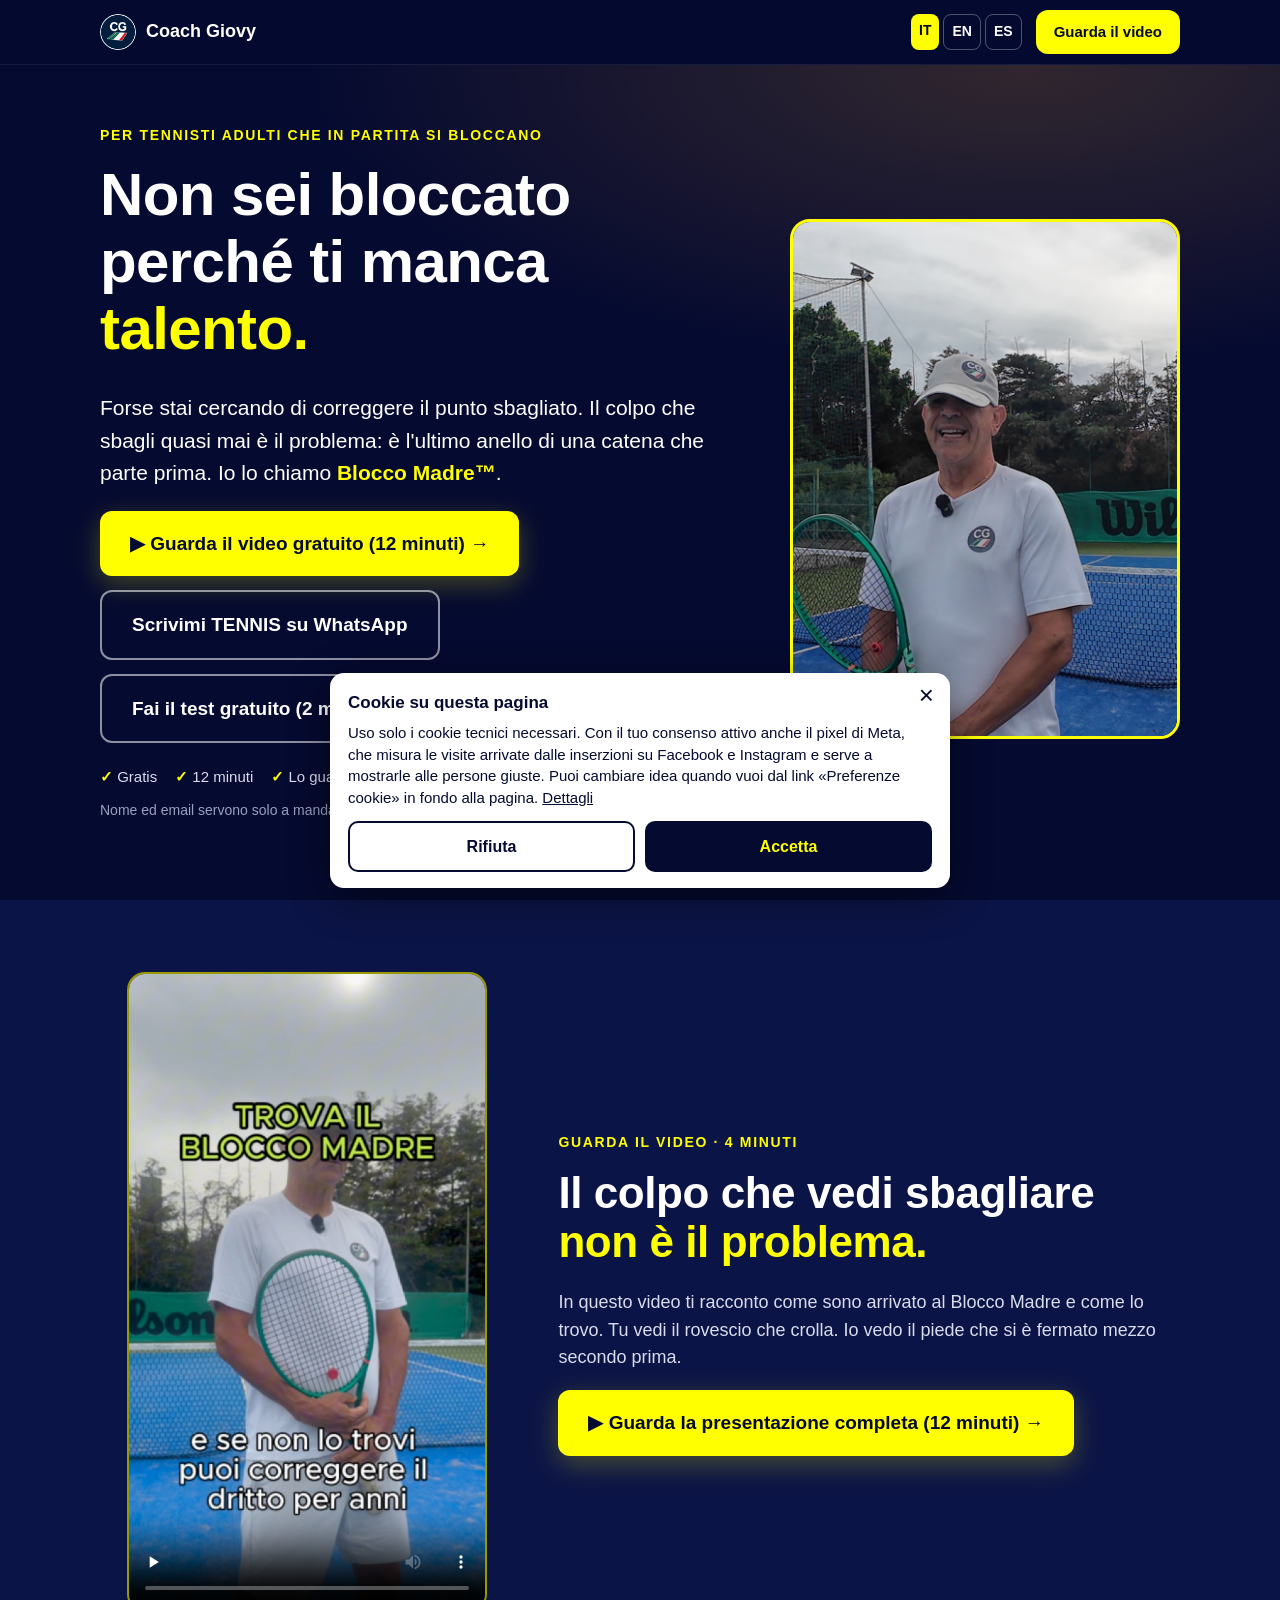
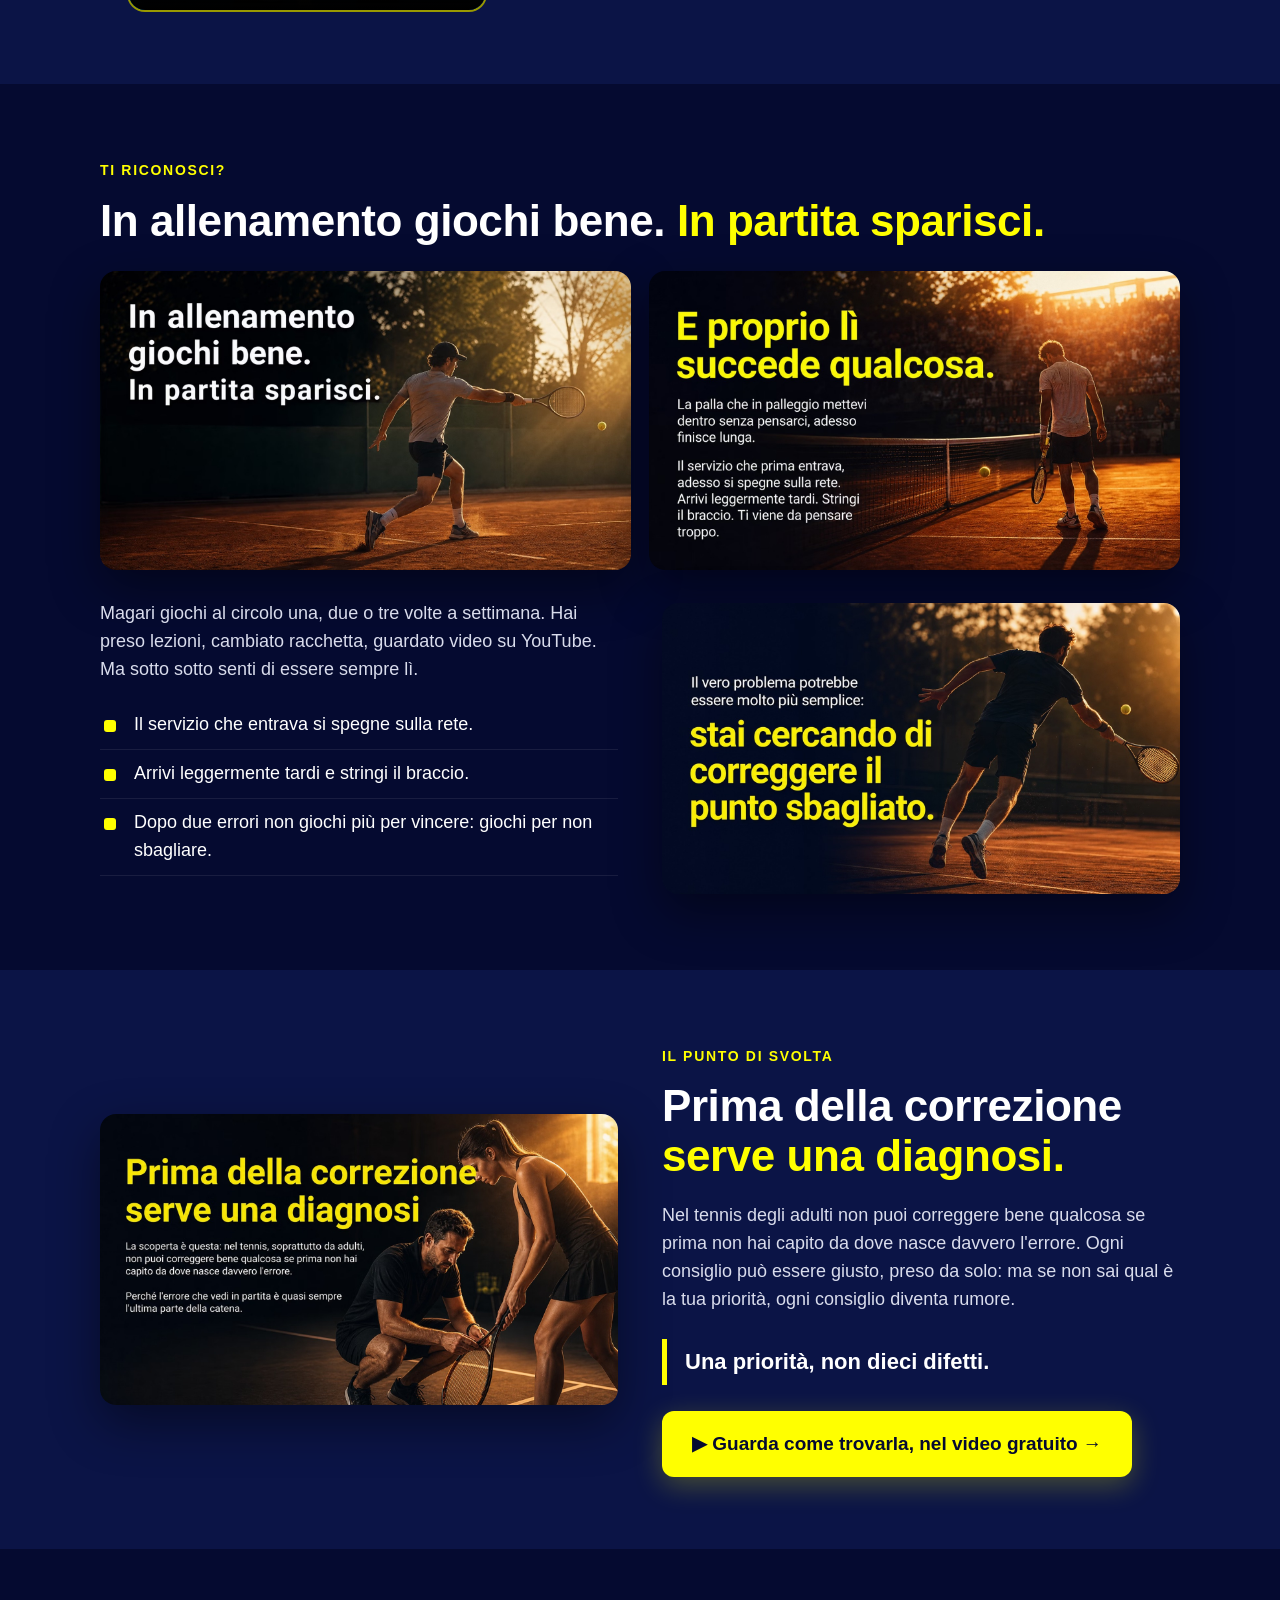
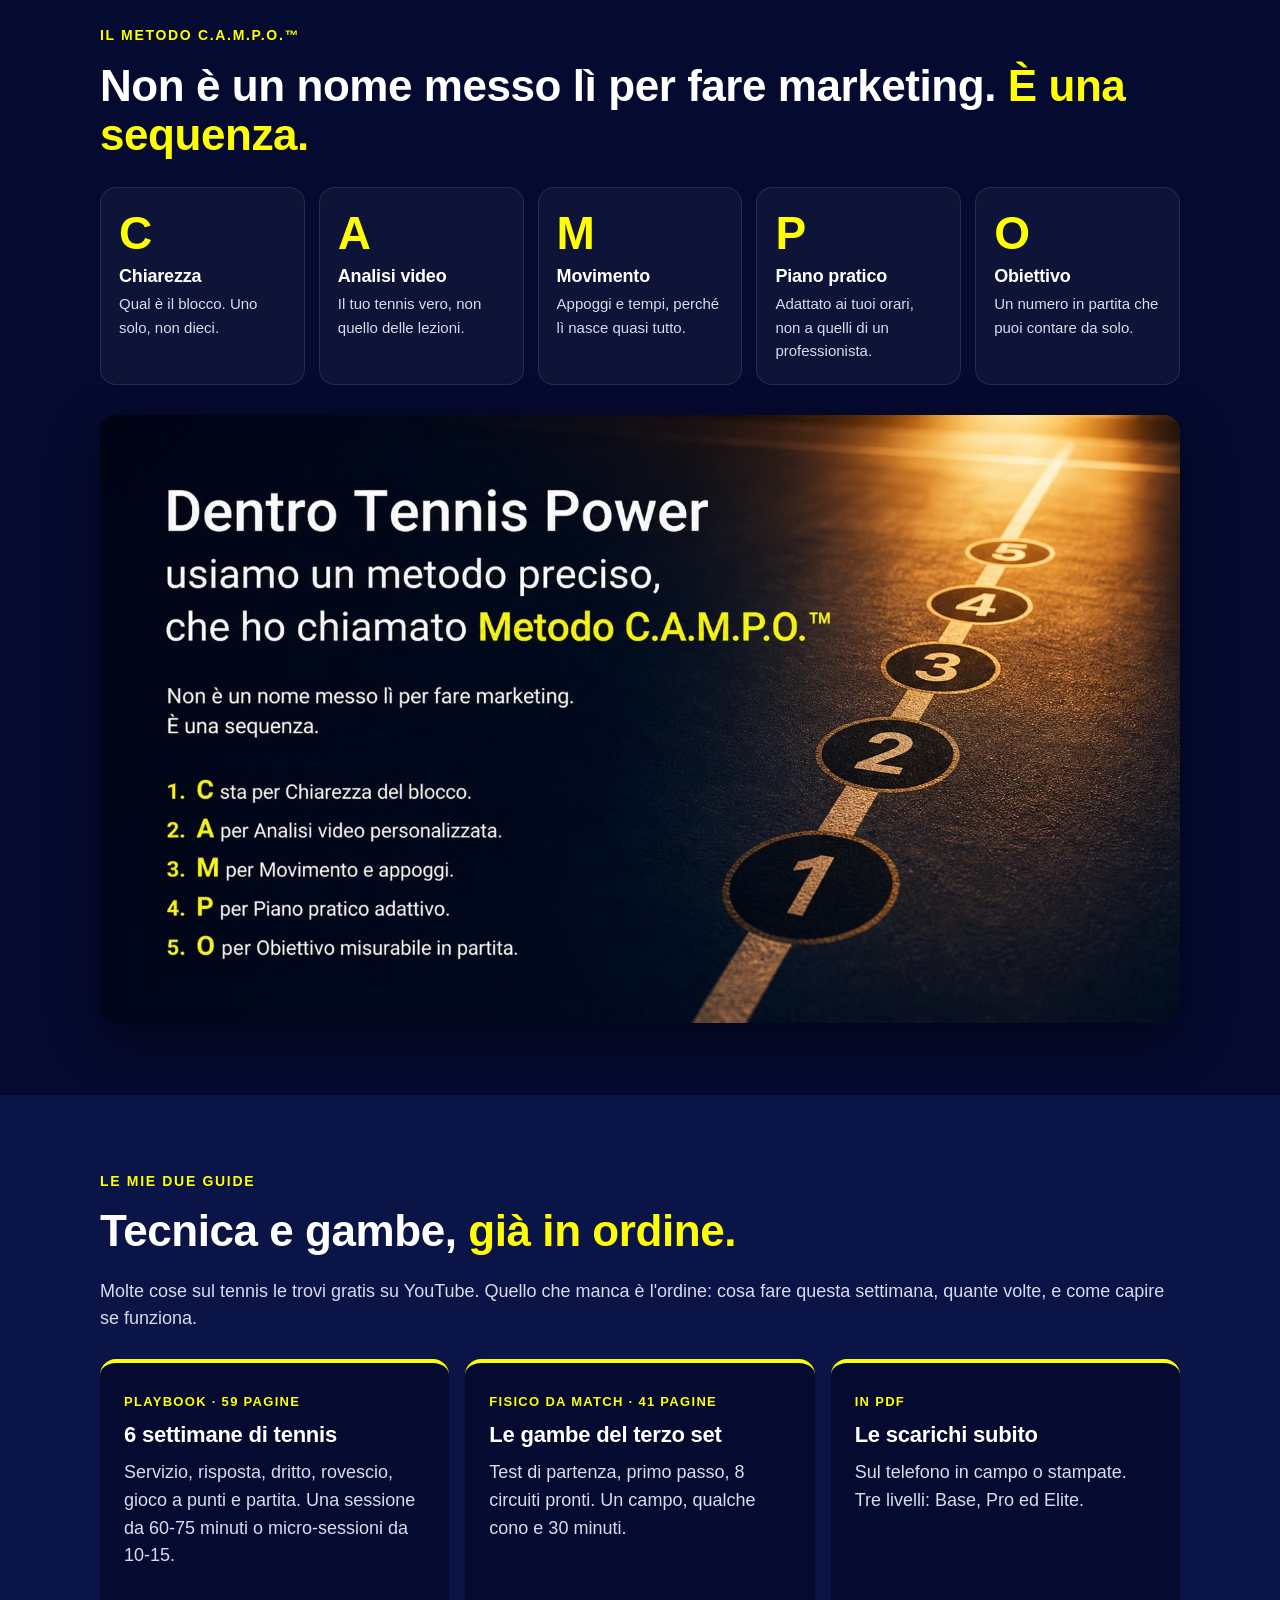
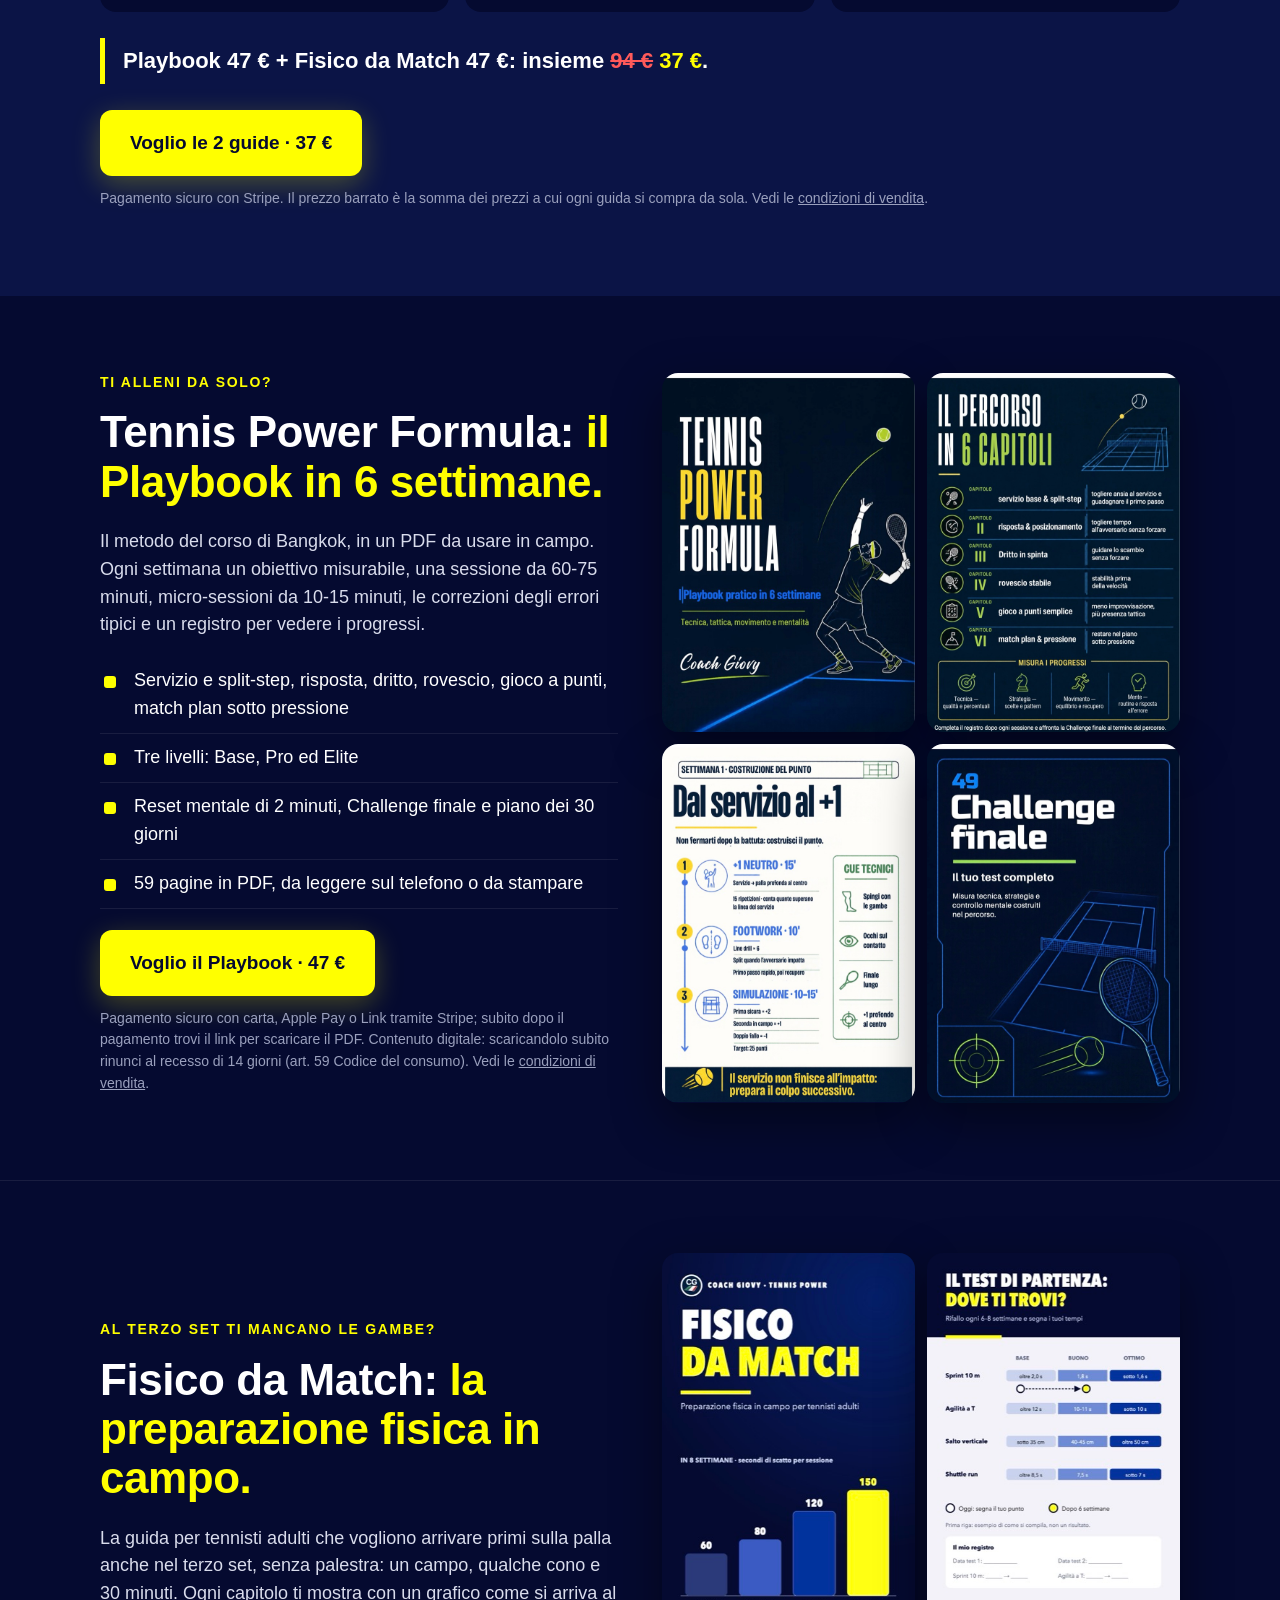
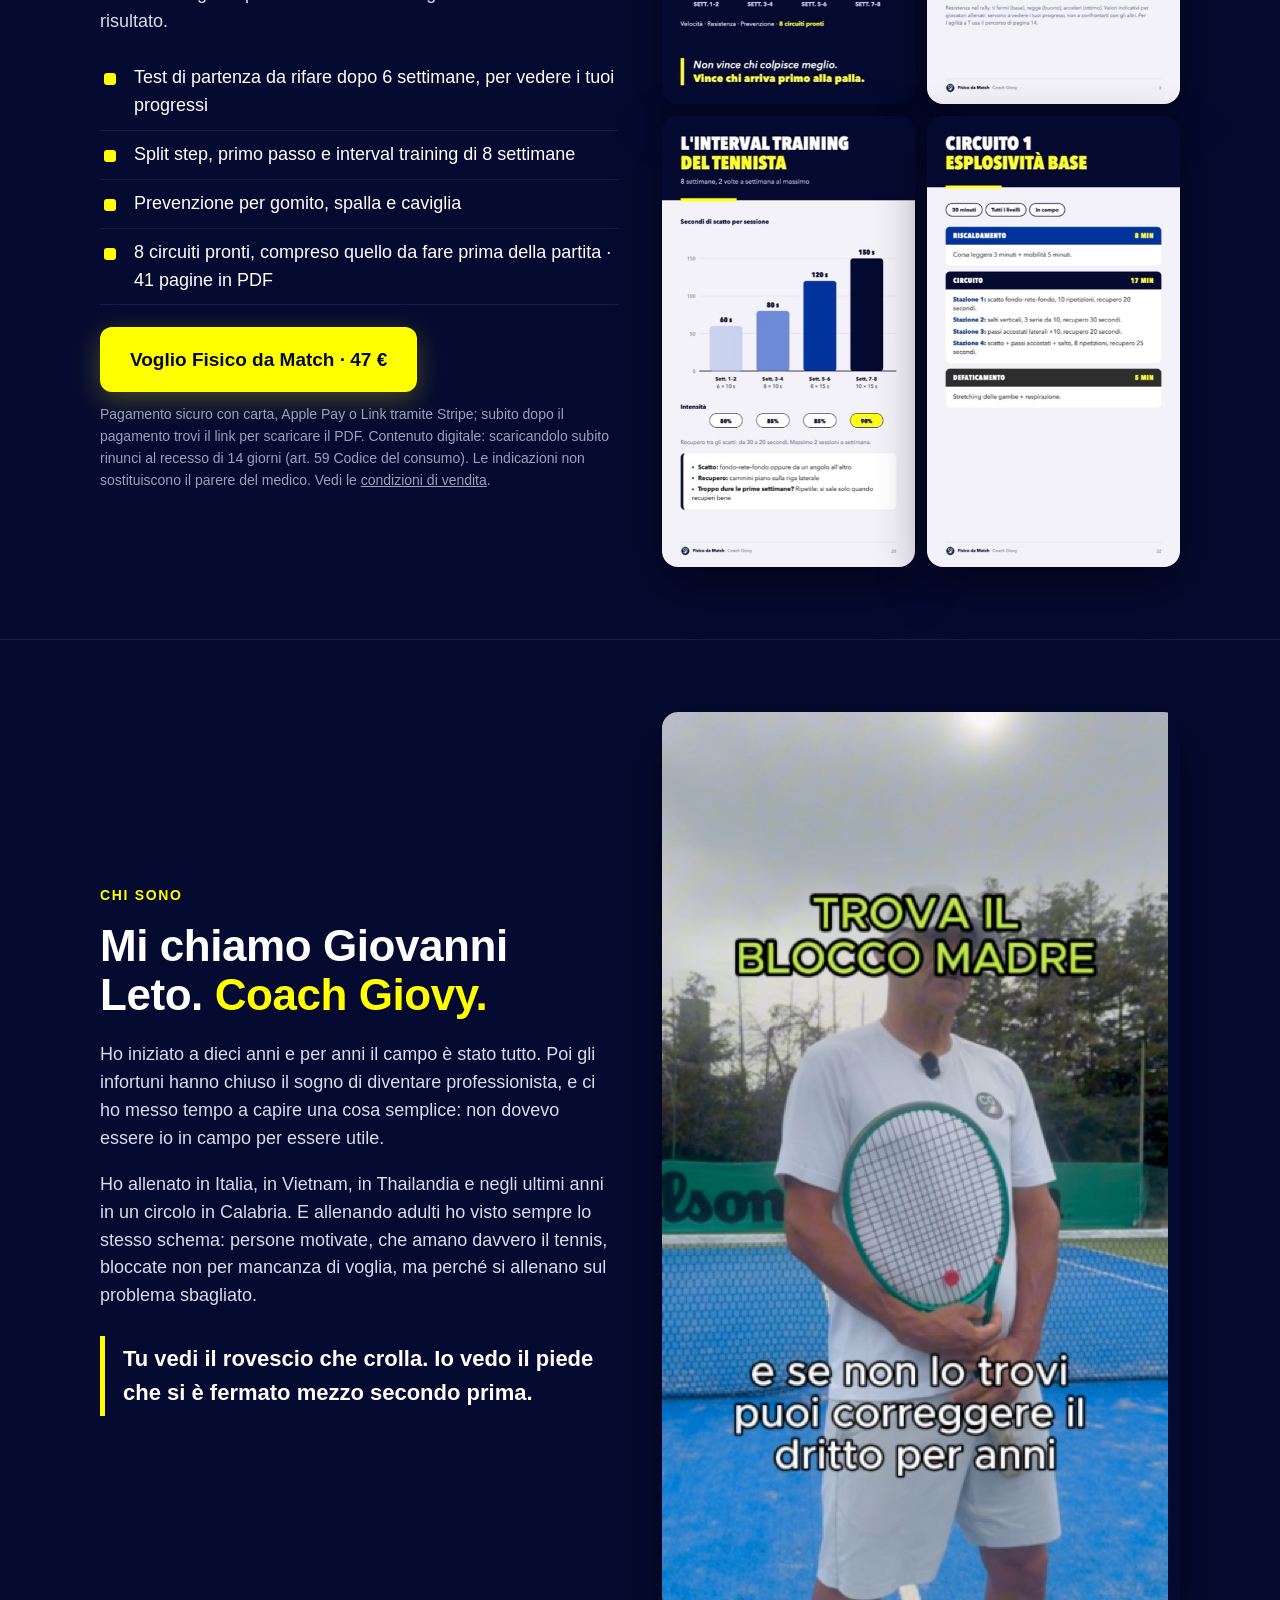
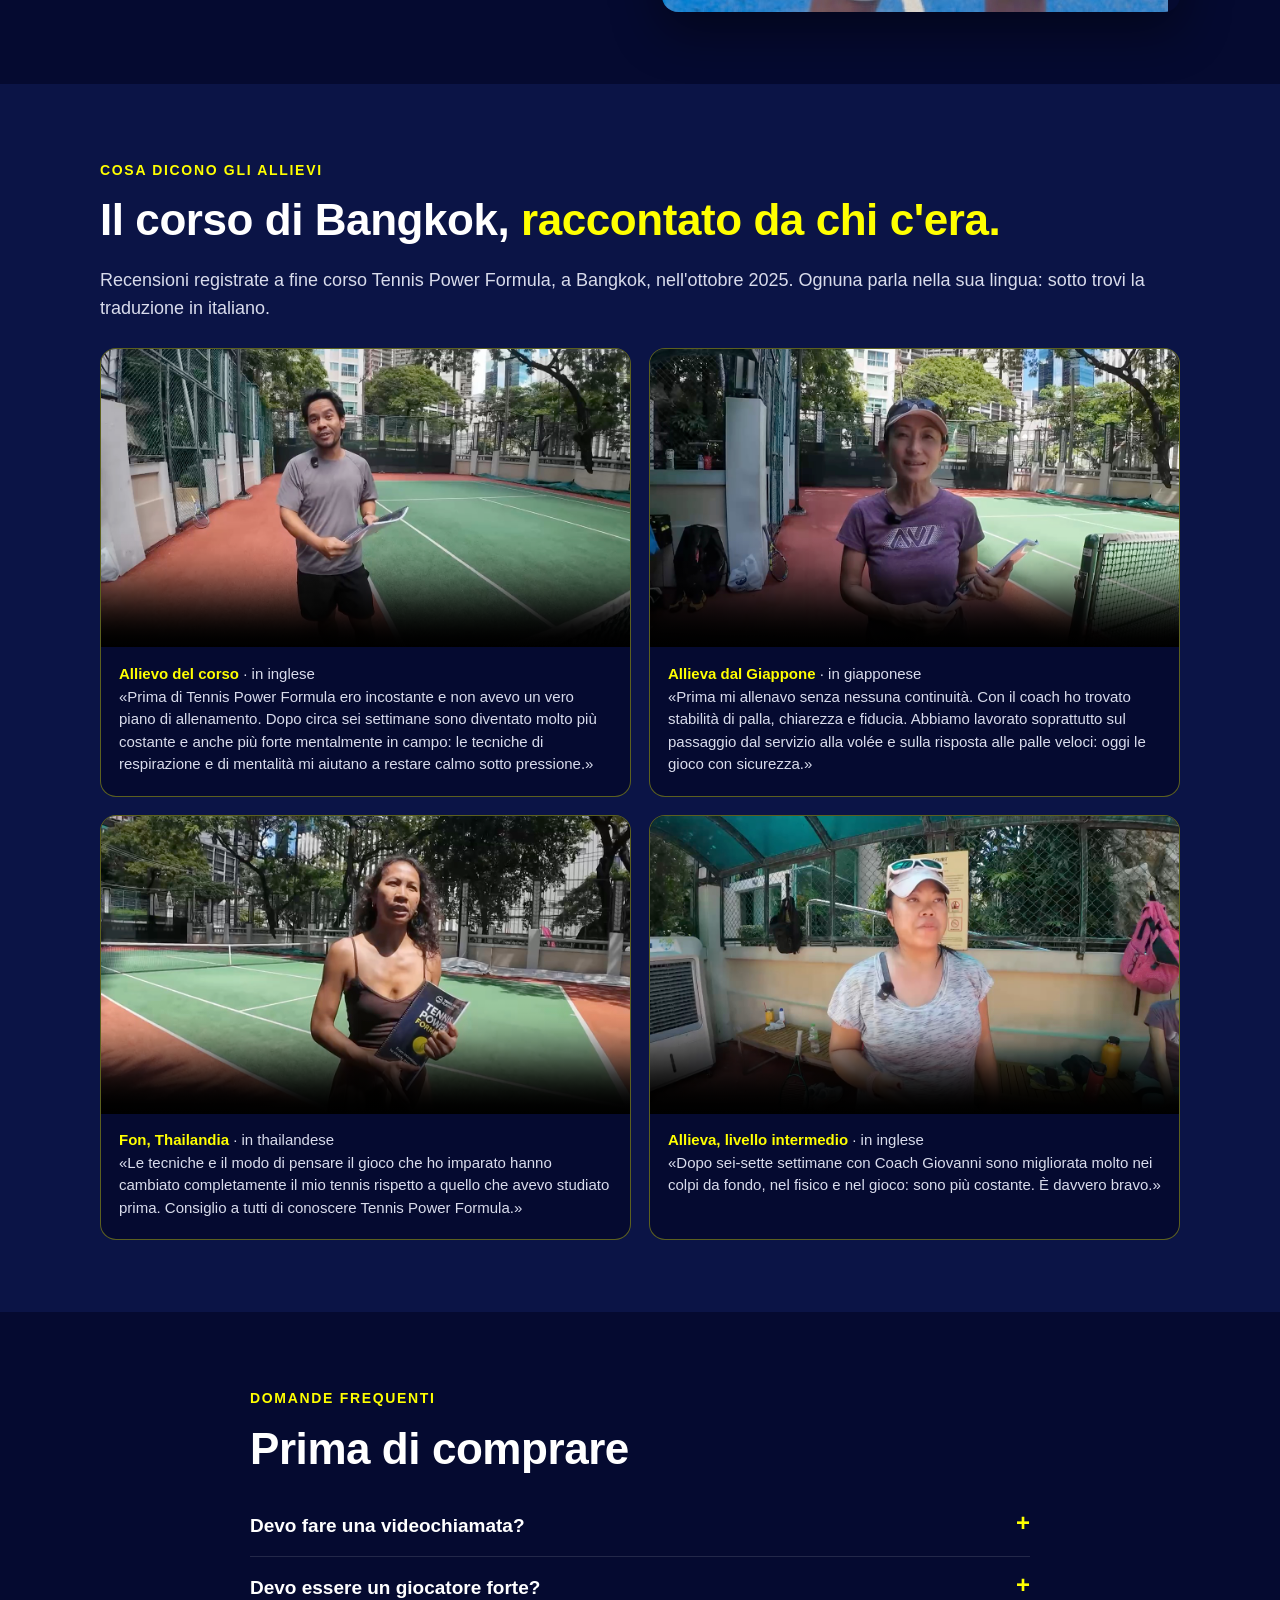
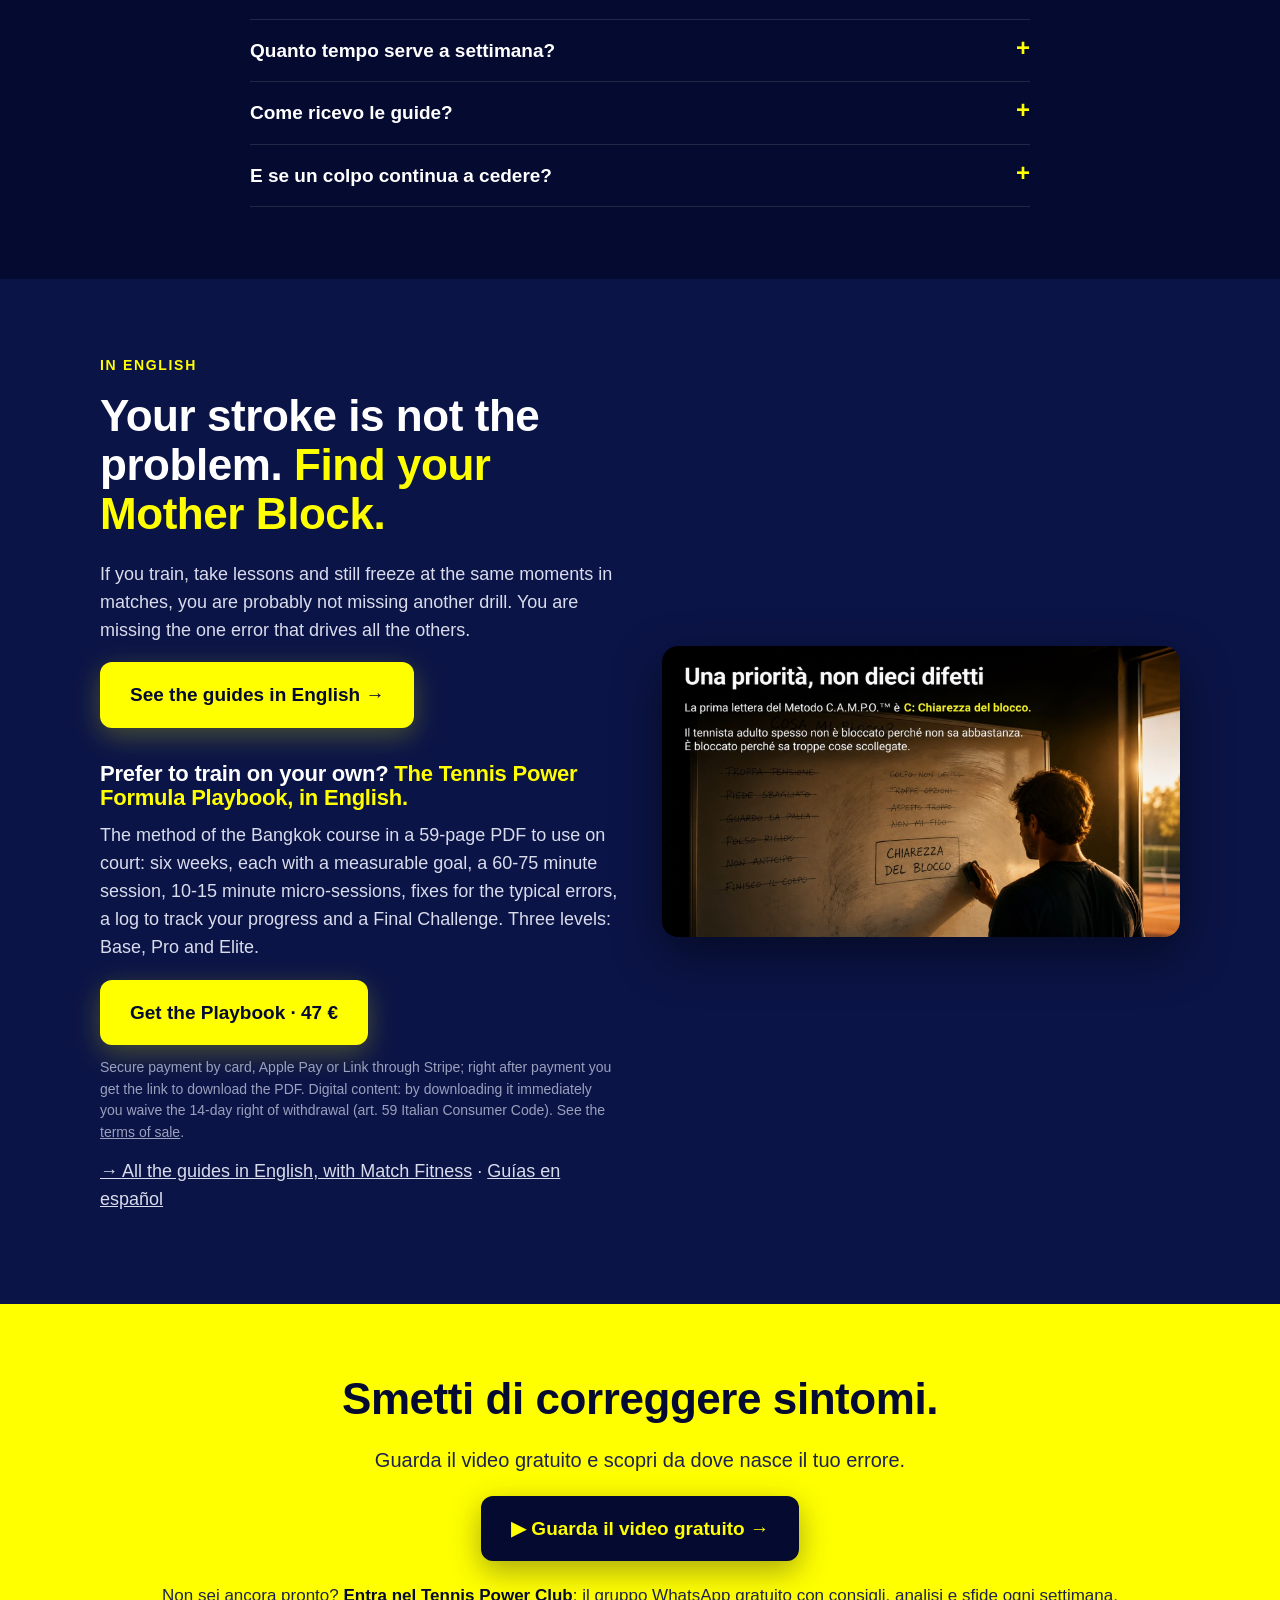
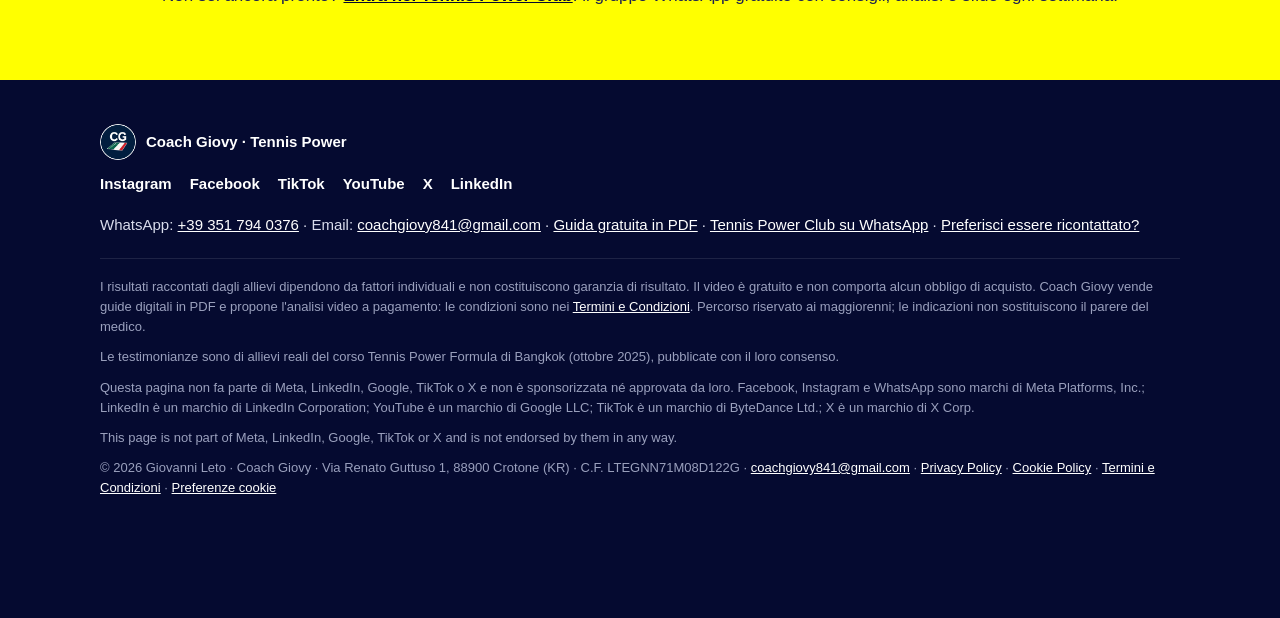
<file: index.html>
<!doctype html>
<html lang="it">
<head>
<meta charset="utf-8">
<meta name="viewport" content="width=device-width, initial-scale=1">
<title>Coach Giovy – Trova il tuo Blocco Madre</title>
<meta name="description" content="Per tennisti adulti che in allenamento giocano bene e in partita si bloccano. Diagnosi gratuita di 30 minuti online con Coach Giovy.">
<link rel="icon" href="img/logo.png">
<link rel="alternate" hreflang="it" href="https://coachgiovy841-del.github.io/">
<link rel="alternate" hreflang="en" href="https://coachgiovy841-del.github.io/en/">
<link rel="alternate" hreflang="es" href="https://coachgiovy841-del.github.io/es/">
<style>
:root{--navy:#050A30;--navy2:#0b1446;--giallo:#FFFF00;--bianco:#fff;--testo:#d9dcec;--grigio:#9aa0bd}
*{box-sizing:border-box}
html{scroll-behavior:smooth}
body{margin:0;background:var(--navy);color:var(--bianco);font-family:-apple-system,BlinkMacSystemFont,"Segoe UI",Roboto,"Helvetica Neue",Arial,sans-serif;font-size:18px;line-height:1.55;-webkit-font-smoothing:antialiased}
img{max-width:100%;display:block}
a{color:inherit}
.wrap{max-width:1120px;margin:0 auto;padding:0 20px}
.giallo{color:var(--giallo)}
h1,h2,h3{line-height:1.12;margin:0 0 .5em;font-weight:900;letter-spacing:-.01em}
h1{font-size:clamp(34px,5.6vw,60px)}
h2{font-size:clamp(28px,4vw,44px)}
h3{font-size:22px}
p{margin:0 0 1em;color:var(--testo)}
.eyebrow{display:inline-block;font-weight:700;font-size:14px;letter-spacing:.12em;text-transform:uppercase;color:var(--giallo);margin-bottom:14px}
section{padding:72px 0}
.alt{background:var(--navy2)}

/* pulsanti */
.btn{display:inline-flex;align-items:center;justify-content:center;gap:10px;background:var(--giallo);color:var(--navy);font-weight:900;font-size:19px;text-decoration:none;padding:18px 30px;border-radius:12px;box-shadow:0 8px 28px rgba(255,255,0,.25);transition:transform .15s,box-shadow .15s;text-align:center}
.btn:hover{transform:translateY(-2px);box-shadow:0 12px 34px rgba(255,255,0,.35)}
.btn.out{background:transparent;color:var(--bianco);border:2px solid rgba(255,255,255,.55);box-shadow:none;font-weight:700}
.btn.out:hover{border-color:var(--giallo);color:var(--giallo)}
.cta-row{display:flex;flex-wrap:wrap;gap:14px;align-items:center;margin-top:8px}
.nota{font-size:14px;color:var(--grigio);margin-top:12px}

/* barra in alto */
.top{position:sticky;top:0;z-index:20;background:rgba(5,10,48,.92);backdrop-filter:blur(8px);border-bottom:1px solid rgba(255,255,255,.08)}
.top .wrap{display:flex;align-items:center;justify-content:space-between;height:64px}
.brand{display:flex;align-items:center;gap:10px;font-weight:900;text-decoration:none}
.brand img{width:36px;height:36px;border-radius:50%}
.top .btn{padding:10px 18px;font-size:15px;box-shadow:none}
.lingue{display:flex;gap:4px;margin-left:auto;margin-right:14px;font-size:14px;font-weight:800}
.lingue b,.lingue a{padding:6px 8px;border-radius:8px;text-decoration:none}
.lingue b{color:var(--navy);background:var(--giallo)}
.lingue a{color:var(--bianco);border:1px solid rgba(255,255,255,.3)}
.lingue a:hover{border-color:var(--giallo);color:var(--giallo)}

/* apertura */
.hero{padding:56px 0 64px;background:radial-gradient(1200px 500px at 80% 0%,rgba(255,170,40,.18),transparent 60%),var(--navy)}
.hero .grid{display:grid;grid-template-columns:1.25fr .75fr;gap:40px;align-items:center}
.hero p.lead{font-size:21px;color:var(--bianco)}
.hero .foto{border-radius:20px;overflow:hidden;border:3px solid var(--giallo);aspect-ratio:3/4;max-height:560px}
.hero .foto img{width:100%;height:100%;object-fit:cover;object-position:50% 22%}
.punti{display:flex;flex-wrap:wrap;gap:8px 18px;margin-top:22px;font-size:15px;color:var(--testo)}
.punti span::before{content:"✓ ";color:var(--giallo);font-weight:900}

/* video */
.video{display:grid;grid-template-columns:.8fr 1.2fr;gap:44px;align-items:center}
.player{position:relative;border-radius:18px;overflow:hidden;border:2px solid rgba(255,255,0,.6);background:#000;aspect-ratio:9/16;max-height:640px;margin:0 auto;width:100%;max-width:360px}
.player video{width:100%;height:100%;object-fit:cover}

/* slide */
.slide{border-radius:16px;overflow:hidden;box-shadow:0 18px 50px rgba(0,0,0,.45)}
.duo{display:grid;grid-template-columns:1fr 1fr;gap:18px}
.split{display:grid;grid-template-columns:1fr 1fr;gap:44px;align-items:center}
.lista{list-style:none;padding:0;margin:0 0 1.2em}
.lista li{padding:10px 0 10px 34px;position:relative;color:var(--bianco);border-bottom:1px solid rgba(255,255,255,.08)}
.lista li::before{content:"";position:absolute;left:4px;top:19px;width:12px;height:12px;background:var(--giallo);border-radius:3px}

/* metodo */
.campo{display:grid;grid-template-columns:repeat(5,1fr);gap:14px;margin:28px 0 30px}
.lettera{background:rgba(255,255,255,.04);border:1px solid rgba(255,255,255,.1);border-radius:16px;padding:22px 18px}
.lettera b{display:block;font-size:46px;line-height:1;color:var(--giallo);font-weight:900;margin-bottom:10px}
.lettera h3{font-size:18px;margin-bottom:6px}
.lettera p{font-size:15px;margin:0}

/* settimane */
.settimane{display:grid;grid-template-columns:repeat(3,1fr);gap:16px;margin:26px 0}
.sett{background:var(--navy);border-radius:16px;padding:24px;border-top:4px solid var(--giallo)}
.sett small{color:var(--giallo);font-weight:700;letter-spacing:.1em;text-transform:uppercase;font-size:13px}
.sett h3{margin-top:8px}
.promessa{font-size:22px;font-weight:700;color:var(--bianco);border-left:5px solid var(--giallo);padding:6px 0 6px 18px;margin:26px 0}

/* recensioni */
.rec{display:grid;grid-template-columns:repeat(2,1fr);gap:18px;margin-top:26px}
.testim{margin:0;background:var(--navy);border-radius:16px;overflow:hidden;border:1px solid rgba(255,255,0,.35)}
.testim video{width:100%;aspect-ratio:16/9;display:block;background:#000;object-fit:cover}
.testim figcaption{padding:16px 18px 20px;font-size:15px;line-height:1.5;color:var(--testo)}
.testim figcaption b{color:var(--giallo)}

/* faq */
details{border-bottom:1px solid rgba(255,255,255,.12);padding:16px 0}
summary{cursor:pointer;font-weight:700;font-size:19px;list-style:none;display:flex;justify-content:space-between;gap:16px}
summary::after{content:"+";color:var(--giallo);font-weight:900;font-size:24px;line-height:1}
details[open] summary::after{content:"–"}
details p{margin:12px 0 0}

/* fascia finale */
.finale{background:var(--giallo);color:var(--navy);text-align:center;padding:70px 0}
.finale h2{color:var(--navy)}
.finale p{color:#1d2250;font-size:20px}
.finale .btn{background:var(--navy);color:var(--giallo);box-shadow:0 10px 30px rgba(5,10,48,.35)}
.finale .club{font-size:17px;margin:22px 0 0}
.finale .club a{color:var(--navy);font-weight:800}

footer{padding:44px 0 110px;font-size:15px;color:var(--grigio)}
footer a{color:var(--bianco)}
.legale{margin-top:22px;padding-top:18px;border-top:1px solid rgba(255,255,255,.1);font-size:13px;line-height:1.55}
.legale p{color:var(--grigio);margin:0 0 10px}
.social{display:flex;flex-wrap:wrap;gap:10px 18px;margin:12px 0 18px}
.social a{text-decoration:none;font-weight:700}
.social a:hover{color:var(--giallo)}

/* pulsante fisso su telefono */
.fisso{display:none}

@media (max-width:860px){
  body{font-size:17px}
  section{padding:54px 0}
  .hero .grid,.video,.split{grid-template-columns:1fr;gap:28px}
  .hero{padding-top:36px}
  .hero .foto{aspect-ratio:auto;height:340px;max-height:none;width:100%}
  .hero .foto img{object-position:50% 18%}
  .campo{grid-template-columns:1fr 1fr}
  .settimane,.rec{grid-template-columns:1fr}
  .rec .box{aspect-ratio:auto;min-height:120px}
  .duo{grid-template-columns:1fr}
  .btn{width:100%}
  .top .btn{width:auto}
  .fisso{display:block;position:fixed;left:0;right:0;bottom:0;z-index:30;padding:10px 14px calc(10px + env(safe-area-inset-bottom));background:rgba(5,10,48,.95);border-top:1px solid rgba(255,255,0,.3)}
  .fisso .btn{padding:15px;font-size:17px}
}
.anteprime{grid-template-columns:1fr 1fr!important;gap:12px}
@media (max-width:420px){.campo{grid-template-columns:1fr}.top .btn{display:none}}
</style>
</head>
<body>

<header class="top">
  <div class="wrap">
    <a class="brand" href="#inizio"><img src="img/logo.png" alt="">Coach Giovy</a>
    <!-- Scelta della lingua (06/11/2026): pagine di vendita in inglese e spagnolo con le due guide. -->
    <nav class="lingue" aria-label="Lingua"><b>IT</b><a href="en/" hreflang="en" lang="en">EN</a><a href="es/" hreflang="es" lang="es">ES</a></nav>
    <a class="btn" href="iscrizione.html">Guarda il video</a>
  </div>
</header>

<main id="inizio">

<!-- APERTURA -->
<section class="hero">
  <div class="wrap grid">
    <div>
      <span class="eyebrow">Per tennisti adulti che in partita si bloccano</span>
      <h1>Non sei bloccato perché ti manca <span class="giallo">talento.</span></h1>
      <p class="lead">Forse stai cercando di correggere il punto sbagliato. Il colpo che sbagli quasi mai è il problema: è l'ultimo anello di una catena che parte prima. Io lo chiamo <b class="giallo">Blocco Madre™</b>.</p>
      <div class="cta-row">
        <a class="btn" href="iscrizione.html">▶ Guarda il video gratuito (12 minuti) →</a>
        <a class="btn out" href="https://wa.me/393517940376?text=TENNIS" target="_blank" rel="noopener">Scrivimi TENNIS su WhatsApp</a>
        <a class="btn out" href="https://docs.google.com/forms/d/e/1FAIpQLSeAd2VO9AnDeCGVUJ0sTrOYMsWZMtYce19Gke6xHrSFcv4H5g/viewform" target="_blank" rel="noopener">Fai il test gratuito (2 minuti)</a>
      </div>
      <div class="punti"><span>Gratis</span><span>12 minuti</span><span>Lo guardi subito</span><span>Ti arriva anche via email</span></div>
      <p class="nota">Nome ed email servono solo a mandarti il video. <a href="privacy.html" style="color:var(--grigio)">Privacy</a></p>
    </div>
    <div class="foto"><img src="img/coach.jpg" alt="Coach Giovy, Giovanni Leto, in campo"></div>
  </div>
</section>

<!-- VIDEO -->
<section class="alt" id="video">
  <div class="wrap video">
    <div class="player">
      <video controls preload="none" playsinline poster="img/video-poster.jpg"
        src="video/video-manifesto.mp4"></video>
    </div>
    <div>
      <span class="eyebrow">Guarda il video · 4 minuti</span>
      <h2>Il colpo che vedi sbagliare <span class="giallo">non è il problema.</span></h2>
      <p>In questo video ti racconto come sono arrivato al Blocco Madre e come lo trovo. Tu vedi il rovescio che crolla. Io vedo il piede che si è fermato mezzo secondo prima.</p>
      <a class="btn" href="iscrizione.html">▶ Guarda la presentazione completa (12 minuti) →</a>
    </div>
  </div>
</section>

<!-- TI RICONOSCI -->
<section>
  <div class="wrap">
    <span class="eyebrow">Ti riconosci?</span>
    <h2>In allenamento giochi bene. <span class="giallo">In partita sparisci.</span></h2>
    <div class="duo" style="margin:26px 0 30px">
      <div class="slide"><img src="img/slide-26.jpg" alt="In allenamento giochi bene. In partita sparisci." loading="lazy"></div>
      <div class="slide"><img src="img/slide-29.jpg" alt="E proprio lì succede qualcosa" loading="lazy"></div>
    </div>
    <div class="split">
      <div>
        <p>Magari giochi al circolo una, due o tre volte a settimana. Hai preso lezioni, cambiato racchetta, guardato video su YouTube. Ma sotto sotto senti di essere sempre lì.</p>
        <ul class="lista">
          <li>Il servizio che entrava si spegne sulla rete.</li>
          <li>Arrivi leggermente tardi e stringi il braccio.</li>
          <li>Dopo due errori non giochi più per vincere: giochi per non sbagliare.</li>
        </ul>
      </div>
      <div class="slide"><img src="img/slide-4.jpg" alt="Stai cercando di correggere il punto sbagliato" loading="lazy"></div>
    </div>
  </div>
</section>

<!-- DIAGNOSI -->
<section class="alt">
  <div class="wrap split">
    <div class="slide"><img src="img/slide-49.jpg" alt="Prima della correzione serve una diagnosi" loading="lazy"></div>
    <div>
      <span class="eyebrow">Il punto di svolta</span>
      <h2>Prima della correzione <span class="giallo">serve una diagnosi.</span></h2>
      <p>Nel tennis degli adulti non puoi correggere bene qualcosa se prima non hai capito da dove nasce davvero l'errore. Ogni consiglio può essere giusto, preso da solo: ma se non sai qual è la tua priorità, ogni consiglio diventa rumore.</p>
      <p class="promessa">Una priorità, non dieci difetti.</p>
      <a class="btn" href="iscrizione.html">▶ Guarda come trovarla, nel video gratuito →</a>
    </div>
  </div>
</section>

<!-- METODO -->
<section>
  <div class="wrap">
    <span class="eyebrow">Il Metodo C.A.M.P.O.™</span>
    <h2>Non è un nome messo lì per fare marketing. <span class="giallo">È una sequenza.</span></h2>
    <div class="campo">
      <div class="lettera"><b>C</b><h3>Chiarezza</h3><p>Qual è il blocco. Uno solo, non dieci.</p></div>
      <div class="lettera"><b>A</b><h3>Analisi video</h3><p>Il tuo tennis vero, non quello delle lezioni.</p></div>
      <div class="lettera"><b>M</b><h3>Movimento</h3><p>Appoggi e tempi, perché lì nasce quasi tutto.</p></div>
      <div class="lettera"><b>P</b><h3>Piano pratico</h3><p>Adattato ai tuoi orari, non a quelli di un professionista.</p></div>
      <div class="lettera"><b>O</b><h3>Obiettivo</h3><p>Un numero in partita che puoi contare da solo.</p></div>
    </div>
    <div class="slide"><img src="img/slide-54.jpg" alt="Dentro Tennis Power usiamo il Metodo C.A.M.P.O." loading="lazy"></div>
  </div>
</section>

<!-- PACCHETTO DELLE DUE GUIDE (approvato e pubblicato 13/11/2026, al posto di Reset Tennis 30, in pausa dal 09/11): stesso prezzo e stesso barrato vero della pagina del video. -->
<section class="alt" id="guide">
  <div class="wrap">
    <span class="eyebrow">Le mie due guide</span>
    <h2>Tecnica e gambe, <span class="giallo">già in ordine.</span></h2>
    <p>Molte cose sul tennis le trovi gratis su YouTube. Quello che manca è l'ordine: cosa fare questa settimana, quante volte, e come capire se funziona.</p>
    <div class="settimane">
      <div class="sett"><small>Playbook · 59 pagine</small><h3>6 settimane di tennis</h3><p>Servizio, risposta, dritto, rovescio, gioco a punti e partita. Una sessione da 60-75 minuti o micro-sessioni da 10-15.</p></div>
      <div class="sett"><small>Fisico da Match · 41 pagine</small><h3>Le gambe del terzo set</h3><p>Test di partenza, primo passo, 8 circuiti pronti. Un campo, qualche cono e 30 minuti.</p></div>
      <div class="sett"><small>In PDF</small><h3>Le scarichi subito</h3><p>Sul telefono in campo o stampate. Tre livelli: Base, Pro ed Elite.</p></div>
    </div>
    <p class="promessa">Playbook 47 € + Fisico da Match 47 €: insieme <s style="color:#ff5a5a">94 €</s> <span class="giallo">37 €</span>.</p>
    <a class="btn" href="https://buy.stripe.com/5kQfZi4ARcNo2FD3h29bO07" target="_blank" rel="noopener">Voglio le 2 guide · 37 €</a>
    <p class="nota">Pagamento sicuro con Stripe. Il prezzo barrato è la somma dei prezzi a cui ogni guida si compra da sola. Vedi le <a href="termini.html#pacchetto" style="color:var(--grigio)">condizioni di vendita</a>.</p>
  </div>
</section>

<!-- PLAYBOOK: prodotto digitale in vendita. ACQUISTO_PLAYBOOK = link di pagamento Stripe del Playbook (47 euro dal 10/11/2026, prima 27) -->
<section id="playbook" style="border-bottom:1px solid rgba(255,255,255,.08)">
  <div class="wrap split">
    <div>
      <span class="eyebrow">Ti alleni da solo?</span>
      <h2>Tennis Power Formula: <span class="giallo">il Playbook in 6 settimane.</span></h2>
      <p>Il metodo del corso di Bangkok, in un PDF da usare in campo. Ogni settimana un obiettivo misurabile, una sessione da 60-75 minuti, micro-sessioni da 10-15 minuti, le correzioni degli errori tipici e un registro per vedere i progressi.</p>
      <ul class="lista">
        <li>Servizio e split-step, risposta, dritto, rovescio, gioco a punti, match plan sotto pressione</li>
        <li>Tre livelli: Base, Pro ed Elite</li>
        <li>Reset mentale di 2 minuti, Challenge finale e piano dei 30 giorni</li>
        <li>59 pagine in PDF, da leggere sul telefono o da stampare</li>
      </ul>
      <div class="cta-row">
        <a class="btn" id="compra-playbook" href="https://buy.stripe.com/4gMcN65EV00C4NLbNy9bO01" target="_blank" rel="noopener">Voglio il Playbook · 47 €</a>
      </div>
      <p class="nota">Pagamento sicuro con carta, Apple Pay o Link tramite Stripe; subito dopo il pagamento trovi il link per scaricare il PDF. Contenuto digitale: scaricandolo subito rinunci al recesso di 14 giorni (art. 59 Codice del consumo). Vedi le <a href="termini.html#playbook">condizioni di vendita</a>.</p>
    </div>
    <div class="duo anteprime">
      <div class="slide"><img src="img/playbook-1.jpg" alt="Copertina del Playbook Tennis Power Formula" loading="lazy"></div>
      <div class="slide"><img src="img/playbook-4.jpg" alt="Il percorso in 6 capitoli" loading="lazy"></div>
      <div class="slide"><img src="img/playbook-7.jpg" alt="Una sessione della settimana 1" loading="lazy"></div>
      <div class="slide"><img src="img/playbook-53.jpg" alt="La Challenge finale" loading="lazy"></div>
    </div>
  </div>
</section>

<!-- Seconda guida, 47 euro dal 10/11/2026 (prima 27): Fisico da Match (decisione del titolare 05/11/2026), link Stripe creato e provato il 05/11. -->
<section id="fisico-da-match" style="border-bottom:1px solid rgba(255,255,255,.08)">
  <div class="wrap split">
    <div>
      <span class="eyebrow">Al terzo set ti mancano le gambe?</span>
      <h2>Fisico da Match: <span class="giallo">la preparazione fisica in campo.</span></h2>
      <p>La guida per tennisti adulti che vogliono arrivare primi sulla palla anche nel terzo set, senza palestra: un campo, qualche cono e 30 minuti. Ogni capitolo ti mostra con un grafico come si arriva al risultato.</p>
      <ul class="lista">
        <li>Test di partenza da rifare dopo 6 settimane, per vedere i tuoi progressi</li>
        <li>Split step, primo passo e interval training di 8 settimane</li>
        <li>Prevenzione per gomito, spalla e caviglia</li>
        <li>8 circuiti pronti, compreso quello da fare prima della partita · 41 pagine in PDF</li>
      </ul>
      <div class="cta-row">
        <a class="btn" id="compra-fisico" href="https://buy.stripe.com/00w8wQc3jaFg9414l69bO02" target="_blank" rel="noopener">Voglio Fisico da Match · 47 €</a>
      </div>
      <p class="nota">Pagamento sicuro con carta, Apple Pay o Link tramite Stripe; subito dopo il pagamento trovi il link per scaricare il PDF. Contenuto digitale: scaricandolo subito rinunci al recesso di 14 giorni (art. 59 Codice del consumo). Le indicazioni non sostituiscono il parere del medico. Vedi le <a href="termini.html#fisico-da-match">condizioni di vendita</a>.</p>
    </div>
    <div class="duo anteprime">
      <div class="slide"><img src="img/fisico-1.jpg" alt="Copertina della guida Fisico da Match" loading="lazy"></div>
      <div class="slide"><img src="img/fisico-9.jpg" alt="Il test di partenza da rifare dopo 6 settimane" loading="lazy"></div>
      <div class="slide"><img src="img/fisico-20.jpg" alt="L'interval training in 8 settimane" loading="lazy"></div>
      <div class="slide"><img src="img/fisico-32.jpg" alt="Un circuito pronto da 30 minuti" loading="lazy"></div>
    </div>
  </div>
</section>

<!-- CHI SONO -->
<section>
  <div class="wrap split">
    <div>
      <span class="eyebrow">Chi sono</span>
      <h2>Mi chiamo Giovanni Leto. <span class="giallo">Coach Giovy.</span></h2>
      <p>Ho iniziato a dieci anni e per anni il campo è stato tutto. Poi gli infortuni hanno chiuso il sogno di diventare professionista, e ci ho messo tempo a capire una cosa semplice: non dovevo essere io in campo per essere utile.</p>
      <p>Ho allenato in Italia, in Vietnam, in Thailandia e negli ultimi anni in un circolo in Calabria. E allenando adulti ho visto sempre lo stesso schema: persone motivate, che amano davvero il tennis, bloccate non per mancanza di voglia, ma perché si allenano sul problema sbagliato.</p>
      <p class="promessa">Tu vedi il rovescio che crolla. Io vedo il piede che si è fermato mezzo secondo prima.</p>
    </div>
    <div class="slide"><img src="img/video-poster.jpg" alt="Coach Giovy in campo" loading="lazy"></div>
  </div>
</section>

<!-- RECENSIONI: allieve del corso Tennis Power Formula, Bangkok, 17/10/2025. Pubblicare solo con il consenso scritto di ciascuna. -->
<section class="alt" id="recensioni">
  <div class="wrap">
    <span class="eyebrow">Cosa dicono gli allievi</span>
    <h2>Il corso di Bangkok, <span class="giallo">raccontato da chi c'era.</span></h2>
    <p>Recensioni registrate a fine corso Tennis Power Formula, a Bangkok, nell'ottobre 2025. Ognuna parla nella sua lingua: sotto trovi la traduzione in italiano.</p>
    <div class="rec">
      <figure class="testim">
        <video controls preload="none" playsinline poster="img/poster-allievo.jpg" src="video/recensione-allievo.mp4"></video>
        <figcaption><b>Allievo del corso</b> · in inglese<br>«Prima di Tennis Power Formula ero incostante e non avevo un vero piano di allenamento. Dopo circa sei settimane sono diventato molto più costante e anche più forte mentalmente in campo: le tecniche di respirazione e di mentalità mi aiutano a restare calmo sotto pressione.»</figcaption>
      </figure>
      <figure class="testim">
        <video controls preload="none" playsinline poster="img/poster-giappone.jpg" src="video/recensione-giappone.mp4"></video>
        <figcaption><b>Allieva dal Giappone</b> · in giapponese<br>«Prima mi allenavo senza nessuna continuità. Con il coach ho trovato stabilità di palla, chiarezza e fiducia. Abbiamo lavorato soprattutto sul passaggio dal servizio alla volée e sulla risposta alle palle veloci: oggi le gioco con sicurezza.»</figcaption>
      </figure>
      <figure class="testim">
        <video controls preload="none" playsinline poster="img/poster-fon-thailandia.jpg" src="video/recensione-fon-thailandia.mp4"></video>
        <figcaption><b>Fon, Thailandia</b> · in thailandese<br>«Le tecniche e il modo di pensare il gioco che ho imparato hanno cambiato completamente il mio tennis rispetto a quello che avevo studiato prima. Consiglio a tutti di conoscere Tennis Power Formula.»</figcaption>
      </figure>
      <figure class="testim">
        <video controls preload="none" playsinline poster="img/poster-inglese.jpg" src="video/recensione-inglese.mp4"></video>
        <figcaption><b>Allieva, livello intermedio</b> · in inglese<br>«Dopo sei-sette settimane con Coach Giovanni sono migliorata molto nei colpi da fondo, nel fisico e nel gioco: sono più costante. È davvero bravo.»</figcaption>
      </figure>
    </div>
  </div>
</section>

<!-- FAQ -->
<section>
  <div class="wrap" style="max-width:820px">
    <span class="eyebrow">Domande frequenti</span>
    <h2>Prima di comprare</h2>
    <details><summary>Devo fare una videochiamata?</summary><p>No. Guardi il video, scegli la guida e parti da solo. Se hai una domanda scrivimi su WhatsApp al 351 794 0376: ti rispondo io.</p></details>
    <details><summary>Devo essere un giocatore forte?</summary><p>No. Le guide sono scritte per adulti che giocano al circolo, fanno qualche torneo o le sfide con gli amici. Il Playbook ha tre livelli: Base, Pro ed Elite.</p></details>
    <details><summary>Quanto tempo serve a settimana?</summary><p>Una sessione da 60-75 minuti, oppure micro-sessioni da 10-15 minuti nei giorni pieni. I circuiti di Fisico da Match durano circa 30 minuti.</p></details>
    <details><summary>Come ricevo le guide?</summary><p>Subito dopo il pagamento ti si apre la pagina con i link per scaricare i PDF. Se qualcosa non si apre, scrivimi e te li rimando.</p></details>
    <details><summary>E se un colpo continua a cedere?</summary><p>Le guide ti danno il metodo, ma non vedono il tuo colpo. Dopo l'acquisto puoi chiedermi l'analisi video: mi mandi il colpo e ti rispondo io con un video.</p></details>
  </div>
</section>

<!-- ENGLISH -->
<section class="alt" id="english">
  <div class="wrap split">
    <div>
      <span class="eyebrow">In English</span>
      <h2>Your stroke is not the problem. <span class="giallo">Find your Mother Block.</span></h2>
      <p>If you train, take lessons and still freeze at the same moments in matches, you are probably not missing another drill. You are missing the one error that drives all the others.</p>
      <a class="btn" href="en/">See the guides in English →</a>
      <!-- Playbook in inglese: link Stripe creato e provato il 06/11/2026 (decisione del titolare «Un link per lingua»; 47 euro dal 10/11/2026, prima 27). -->
      <h3 id="playbook-en" style="margin-top:34px">Prefer to train on your own? <span class="giallo">The Tennis Power Formula Playbook, in English.</span></h3>
      <p>The method of the Bangkok course in a 59-page PDF to use on court: six weeks, each with a measurable goal, a 60-75 minute session, 10-15 minute micro-sessions, fixes for the typical errors, a log to track your progress and a Final Challenge. Three levels: Base, Pro and Elite.</p>
      <div class="cta-row">
        <a class="btn" id="compra-playbook-en" href="https://buy.stripe.com/7sYdRaaZfcNofsp4l69bO03" target="_blank" rel="noopener">Get the Playbook · 47 €</a>
      </div>
      <p class="nota">Secure payment by card, Apple Pay or Link through Stripe; right after payment you get the link to download the PDF. Digital content: by downloading it immediately you waive the 14-day right of withdrawal (art. 59 Italian Consumer Code). See the <a href="termini.html#playbook-en">terms of sale</a>.</p>
      <p><a href="en/">→ All the guides in English, with Match Fitness</a> · <a href="es/" lang="es">Guías en español</a></p>
    </div>
    <div class="slide"><img src="img/slide-57.jpg" alt="One priority, not ten flaws" loading="lazy"></div>
  </div>
</section>

<!-- FASCIA FINALE -->
<section class="finale">
  <div class="wrap">
    <h2>Smetti di correggere sintomi.</h2>
    <p>Guarda il video gratuito e scopri da dove nasce il tuo errore.</p>
    <a class="btn" href="iscrizione.html">▶ Guarda il video gratuito →</a>
    <p class="club">Non sei ancora pronto? <a href="https://chat.whatsapp.com/JRGV0BGy0C2G9ixnnezzNY" target="_blank" rel="noopener">Entra nel Tennis Power Club</a>: il gruppo WhatsApp gratuito con consigli, analisi e sfide ogni settimana.</p>
  </div>
</section>

</main>

<footer>
  <div class="wrap">
    <a class="brand" href="#inizio"><img src="img/logo.png" alt="">Coach Giovy · Tennis Power</a>
    <div class="social">
      <a href="https://www.instagram.com/coach_giovy/" target="_blank" rel="noopener">Instagram</a>
      <a href="https://www.facebook.com/profile.php?id=61582420236286" target="_blank" rel="noopener">Facebook</a>
      <a href="https://www.tiktok.com/@coachgiovy" target="_blank" rel="noopener">TikTok</a>
      <a href="https://www.youtube.com/@TennisPowerFormulaClub" target="_blank" rel="noopener">YouTube</a>
      <a href="https://x.com/GiovyTennis" target="_blank" rel="noopener">X</a>
      <a href="https://www.linkedin.com/in/coach-giovy-leto-53047738b/" target="_blank" rel="noopener">LinkedIn</a>
    </div>
    <p>WhatsApp: <a href="https://wa.me/393517940376?text=TENNIS">+39 351 794 0376</a> · Email: <a href="mailto:coachgiovy841@gmail.com">coachgiovy841@gmail.com</a> · <a href="https://drive.google.com/file/d/1K6aGOodarD0te33HULydcVRfUlm4K-37/view" target="_blank" rel="noopener">Guida gratuita in PDF</a> · <a href="https://chat.whatsapp.com/JRGV0BGy0C2G9ixnnezzNY" target="_blank" rel="noopener">Tennis Power Club su WhatsApp</a> · <a href="https://forms.gle/74oSmJarqbcMJwJe6" target="_blank" rel="noopener">Preferisci essere ricontattato?</a></p>
    <div class="legale">
      <p>I risultati raccontati dagli allievi dipendono da fattori individuali e non costituiscono garanzia di risultato. Il video è gratuito e non comporta alcun obbligo di acquisto. Coach Giovy vende guide digitali in PDF e propone l'analisi video a pagamento: le condizioni sono nei <a href="termini.html">Termini e Condizioni</a>. Percorso riservato ai maggiorenni; le indicazioni non sostituiscono il parere del medico.</p>
      <p>Le testimonianze sono di allievi reali del corso Tennis Power Formula di Bangkok (ottobre 2025), pubblicate con il loro consenso.</p>
      <p>Questa pagina non fa parte di Meta, LinkedIn, Google, TikTok o X e non è sponsorizzata né approvata da loro. Facebook, Instagram e WhatsApp sono marchi di Meta Platforms, Inc.; LinkedIn è un marchio di LinkedIn Corporation; YouTube è un marchio di Google LLC; TikTok è un marchio di ByteDance Ltd.; X è un marchio di X Corp.</p>
      <p>This page is not part of Meta, LinkedIn, Google, TikTok or X and is not endorsed by them in any way.</p>
      <p>© 2026 Giovanni Leto · Coach Giovy · Via Renato Guttuso 1, 88900 Crotone (KR) · C.F. LTEGNN71M08D122G · <a href="mailto:coachgiovy841@gmail.com">coachgiovy841@gmail.com</a> · <a href="privacy.html">Privacy Policy</a> · <a href="privacy.html#cookie">Cookie Policy</a> · <a href="termini.html">Termini e Condizioni</a> · <a href="#" data-cookie>Preferenze cookie</a></p>
    </div>
  </div>
</footer>

<div class="fisso"><a class="btn" href="iscrizione.html">▶ Guarda il video gratuito →</a></div>

<script src="consenso.js"></script>
</body>
</html>
</file>
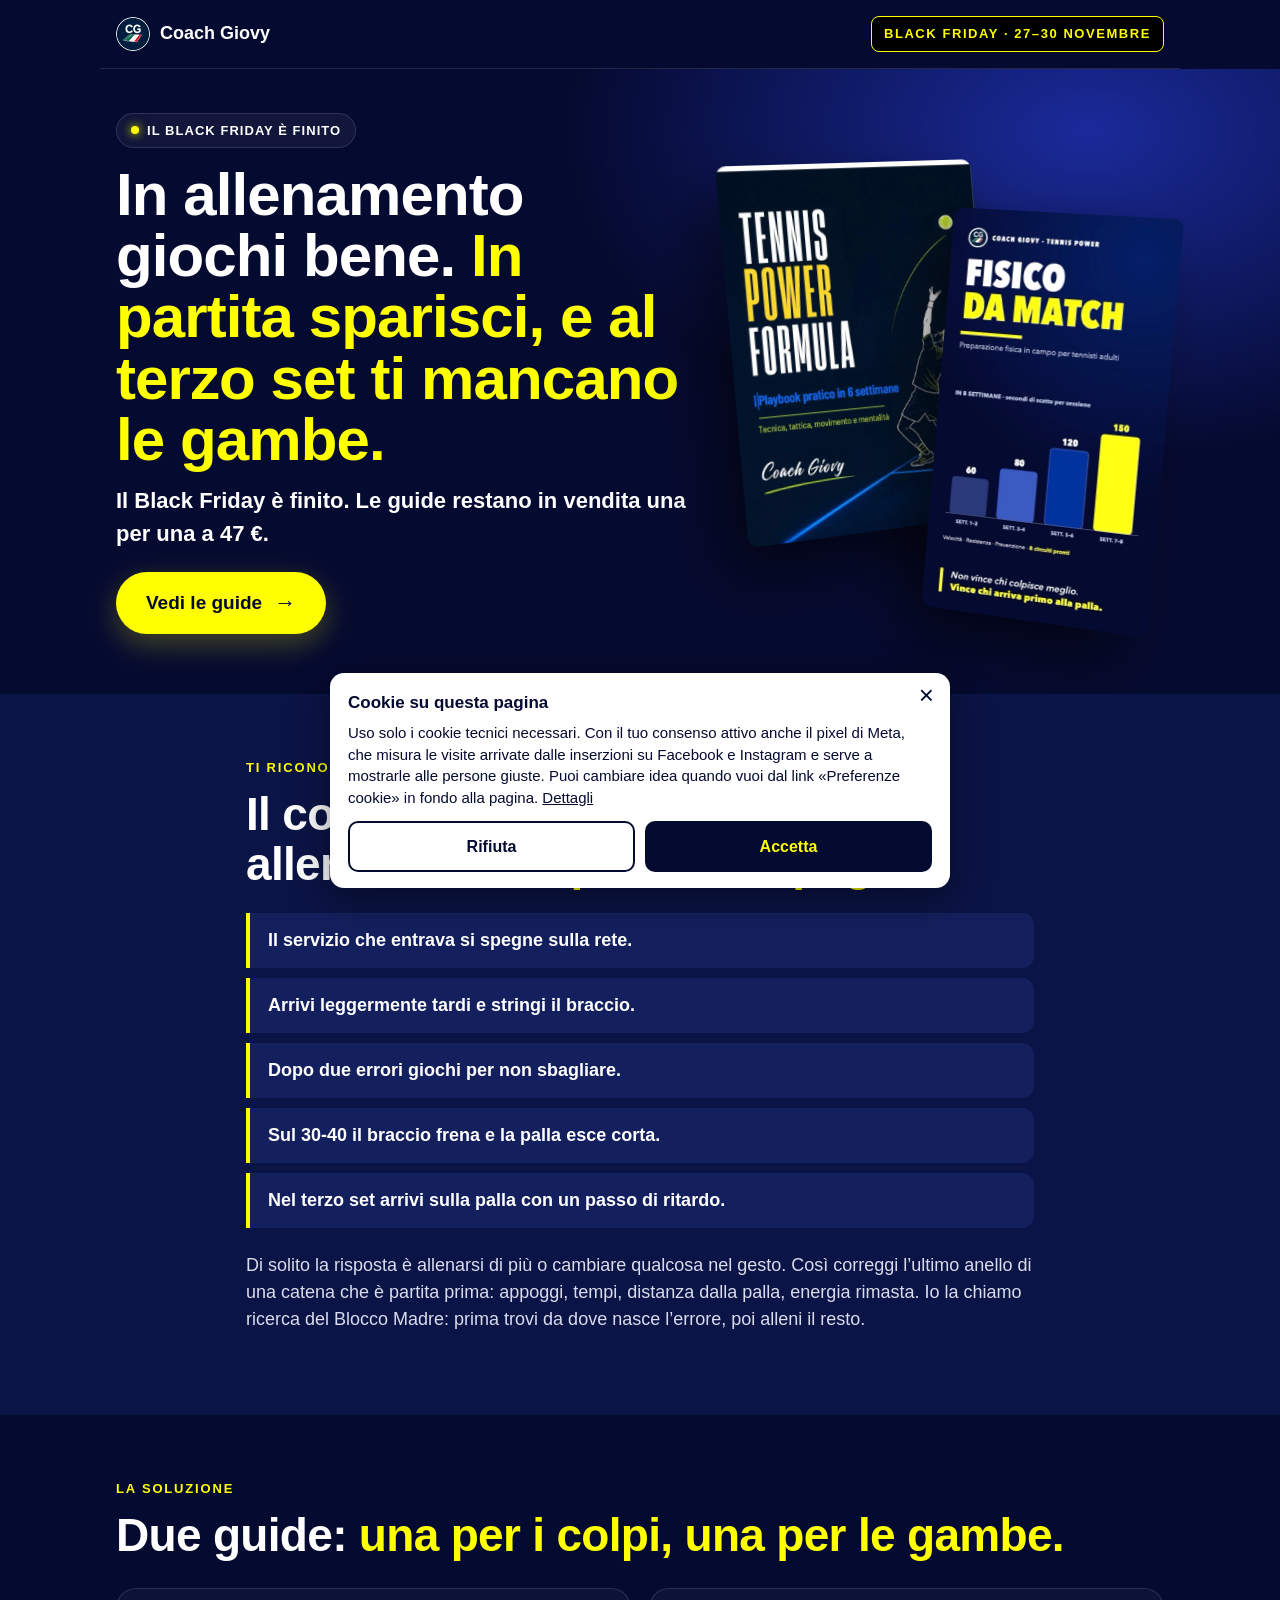
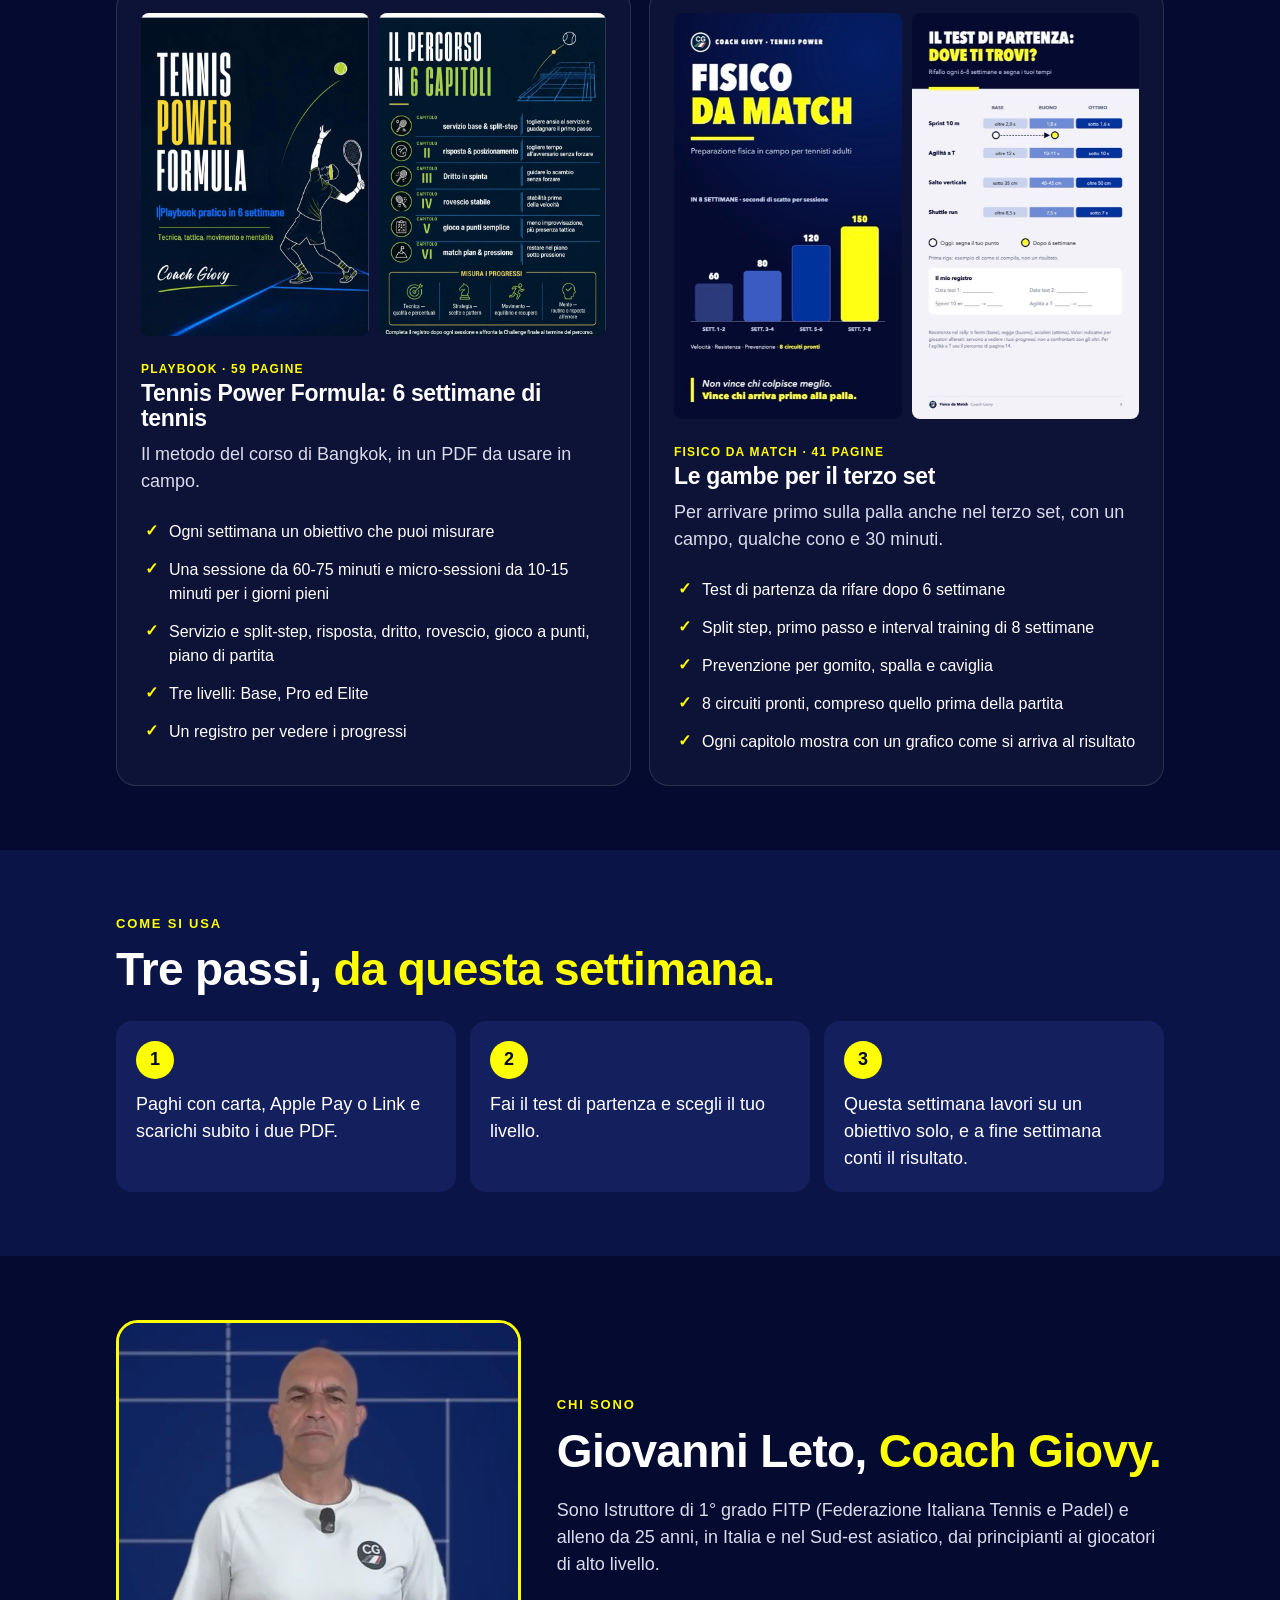
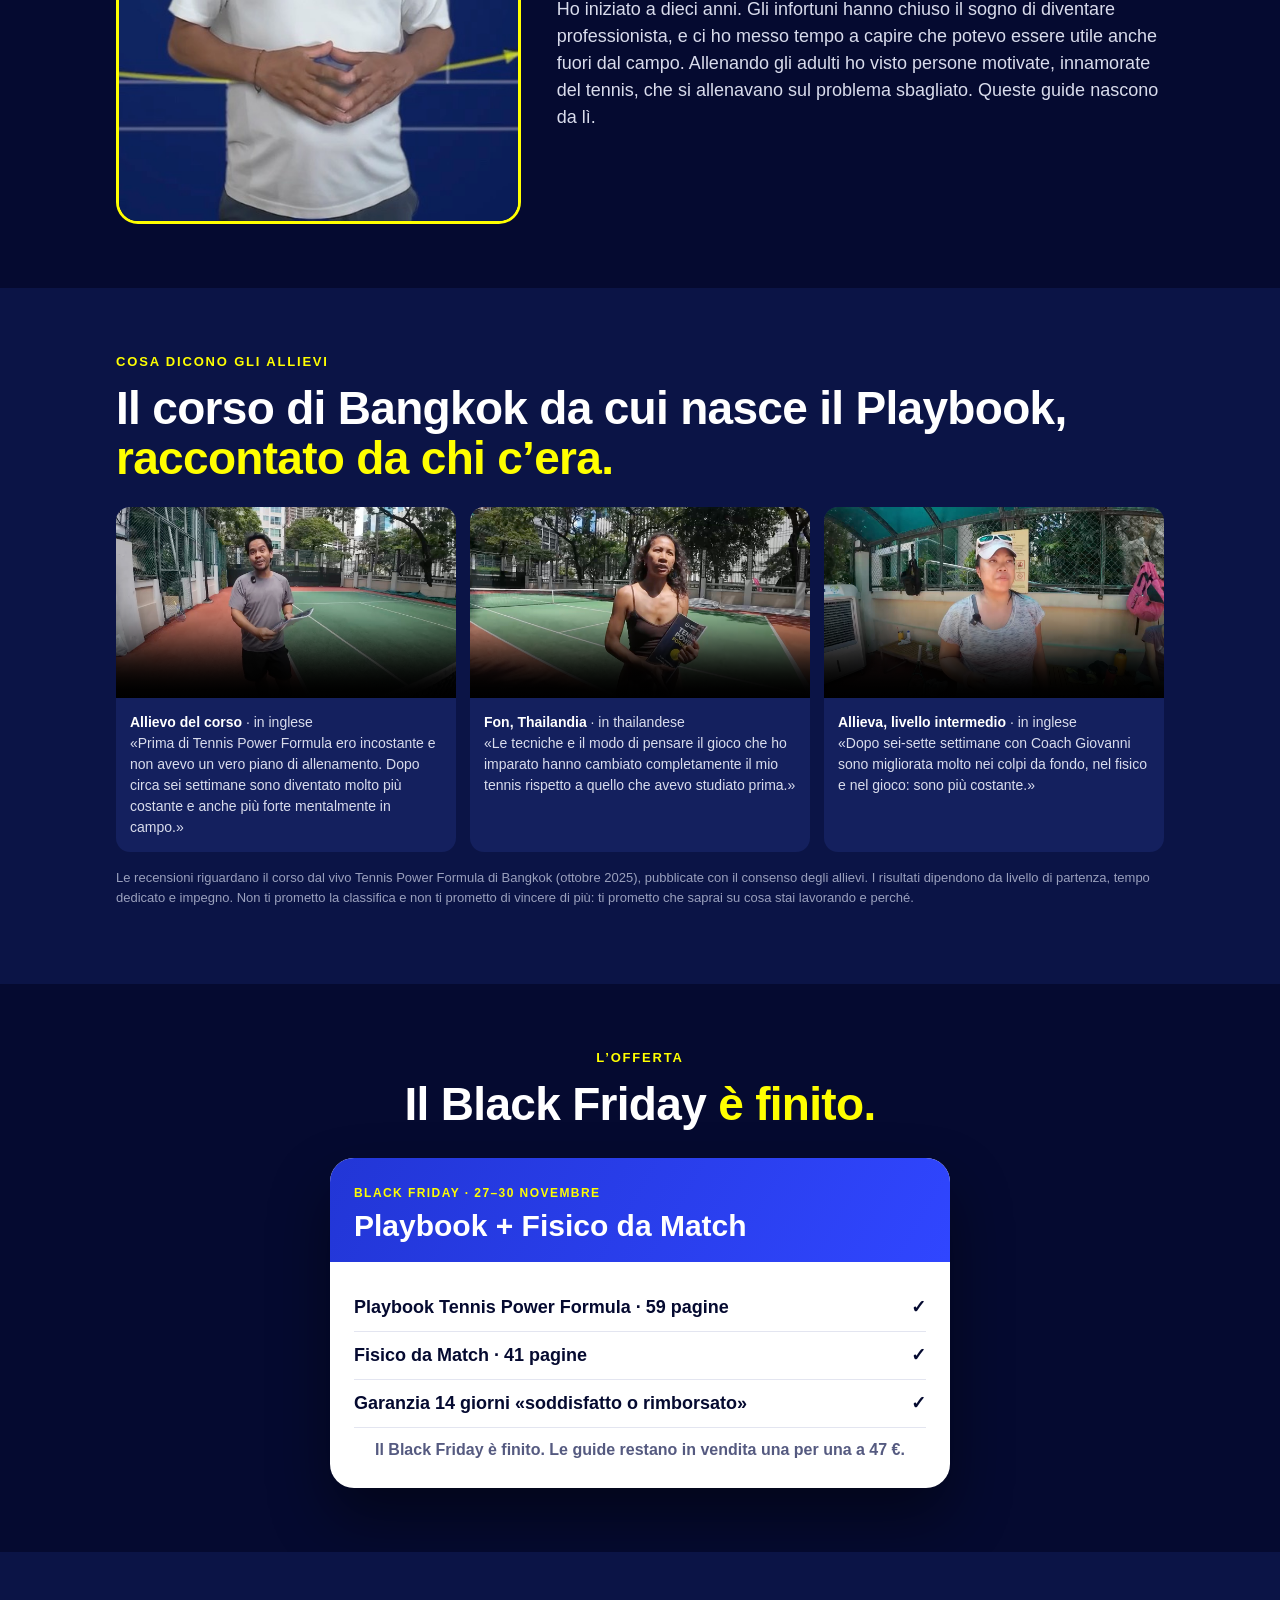
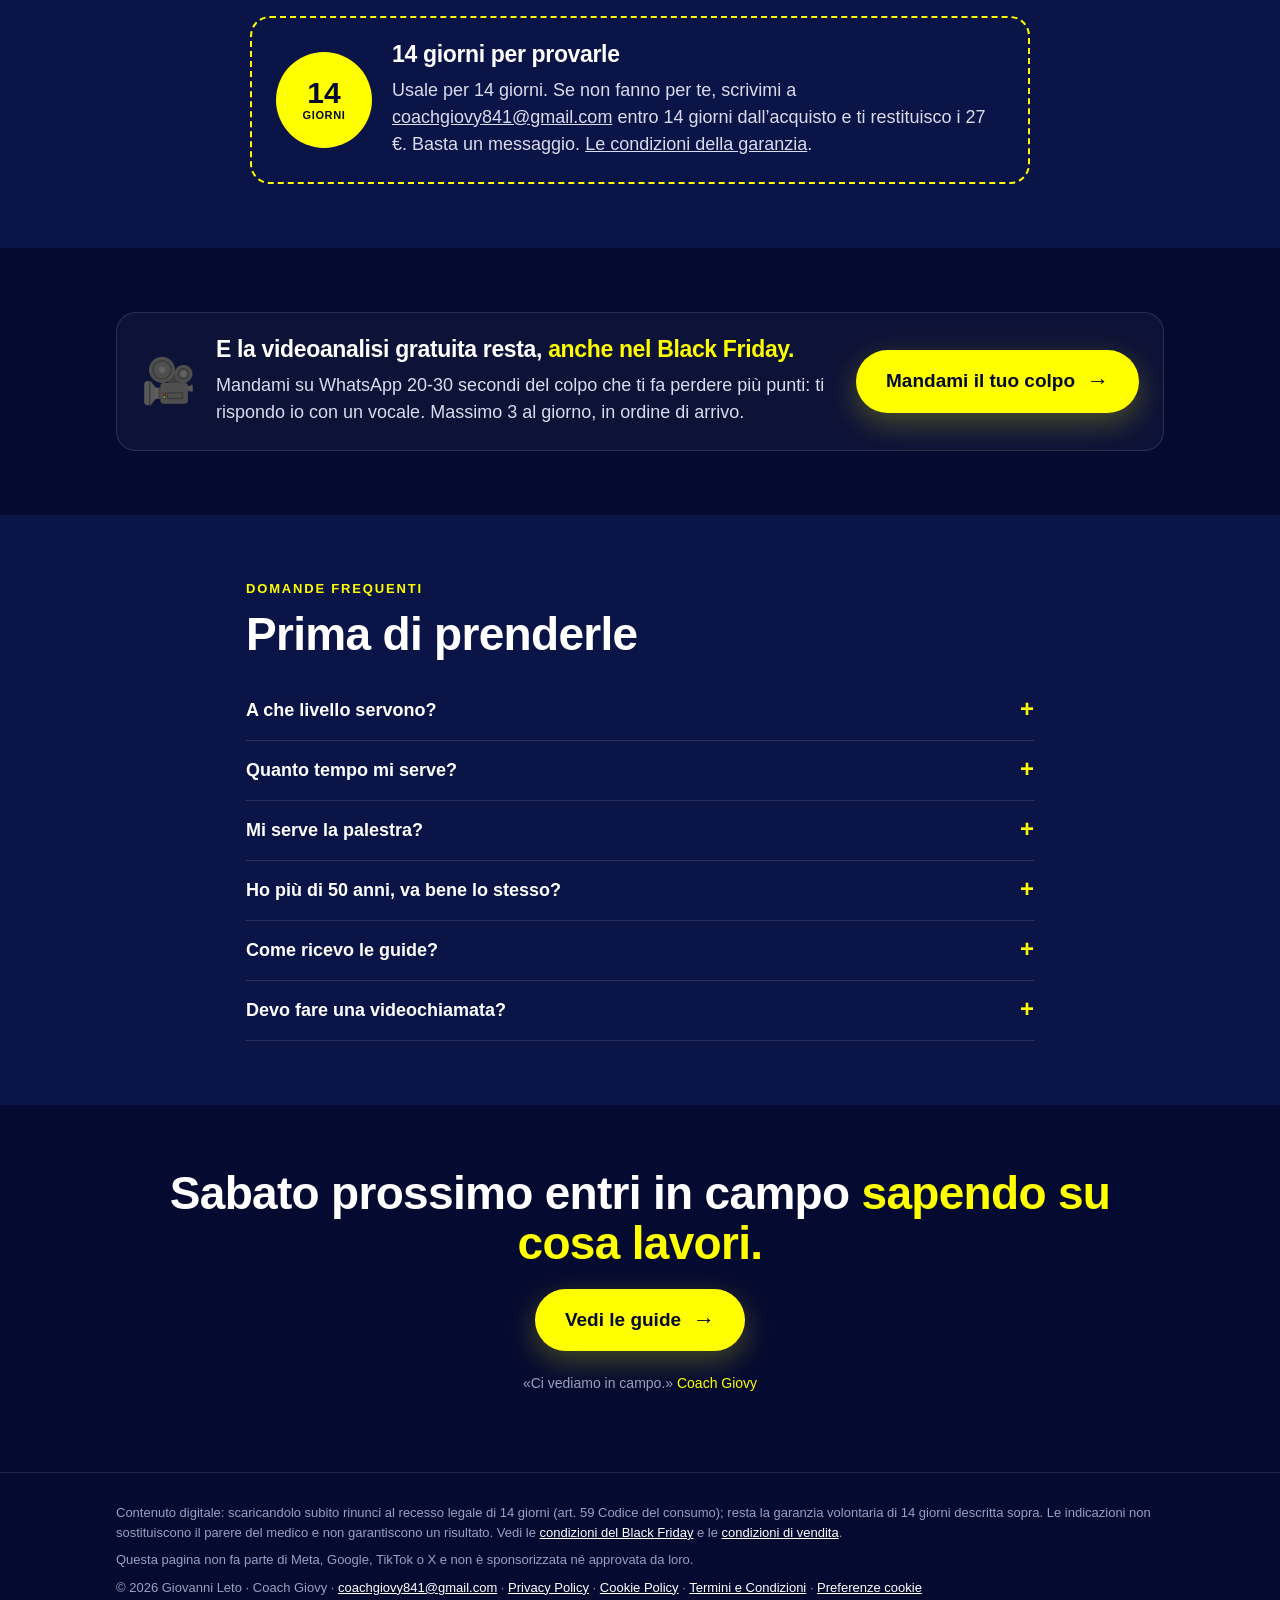
<file: blackfriday/index.html>
<!doctype html>
<html lang="it">
<head>
<meta charset="utf-8">
<meta name="viewport" content="width=device-width, initial-scale=1">
<title>Black Friday · Le 2 guide di Coach Giovy a 27 €</title>
<meta name="description" content="Black Friday dal 27 al 30 novembre: il Playbook Tennis Power Formula e Fisico da Match insieme a 27 €.">
<meta property="og:title" content="Black Friday · Le 2 guide di Coach Giovy a 27 €">
<meta property="og:image" content="https://coachgiovy841-del.github.io/img/playbook-1.jpg">
<link rel="icon" href="../img/logo.png">
<!-- Pagina Black Friday dal copione «Black Friday - Script pagina.md», approvata dal titolare il 15/11/2026 («Approvo la pagina»).
     Tre fasi automatiche, uguali per tutti (ora italiana): attesa fino al 27/11 00:00, offerta aperta fino al 01/12 00:00, poi chiusa.
     Prima del 27/11 i pulsanti portano a WhatsApp «BLACK»; dal 27 al 30/11 al pagamento Stripe. -->
<style>
:root{--navy:#050A30;--navy2:#0b1446;--navy3:#14205e;--giallo:#FFFF00;--bianco:#fff;--testo:#d9dcec;--grigio:#9aa0bd;--linea:rgba(255,255,255,.12);--blu:#2236d6}
*{box-sizing:border-box}
html{scroll-behavior:smooth}
[hidden]{display:none!important}
body{margin:0;background:var(--navy);color:var(--bianco);font-family:-apple-system,BlinkMacSystemFont,"Segoe UI",Roboto,"Helvetica Neue",Arial,sans-serif;font-size:18px;line-height:1.5;-webkit-font-smoothing:antialiased;overflow-x:hidden}
img,video{max-width:100%;display:block}
a{color:inherit}
.wrap{max-width:1080px;margin:0 auto;padding:0 16px}
h1,h2,h3{line-height:1.08;margin:0 0 .45em;font-weight:900;letter-spacing:-.015em}
h2{font-size:clamp(28px,4.4vw,46px)}
h3{font-size:clamp(19px,2.2vw,23px)}
p{margin:0 0 1em;color:var(--testo)}
.giallo{color:var(--giallo)}
.centro{text-align:center}
section{padding:64px 0}
.alt{background:var(--navy2)}
.eyebrow{display:block;font-weight:800;font-size:13px;letter-spacing:.14em;text-transform:uppercase;color:var(--giallo);margin-bottom:12px}
.pillola{display:inline-flex;align-items:center;gap:8px;border:1px solid var(--linea);background:rgba(255,255,255,.05);border-radius:999px;padding:7px 14px;font-size:13px;font-weight:800;letter-spacing:.08em;text-transform:uppercase}
.pillola::before{content:"";width:8px;height:8px;border-radius:50%;background:var(--giallo);box-shadow:0 0 10px var(--giallo)}
.btn{display:inline-flex;align-items:center;justify-content:center;gap:12px;background:var(--giallo);color:var(--navy);font-weight:900;font-size:19px;text-decoration:none;padding:18px 30px;border-radius:999px;border:0;cursor:pointer;box-shadow:0 10px 30px rgba(255,255,0,.25);text-align:center;font-family:inherit;line-height:1.2}
.btn::after{content:"→";font-size:22px}
.btn:hover{transform:translateY(-1px)}
.fiducia{font-size:14px;color:var(--grigio);margin-top:12px}

.top .wrap{display:flex;align-items:center;justify-content:space-between;gap:12px;padding-top:16px;padding-bottom:16px;border-bottom:1px solid var(--linea)}
.marchio{display:inline-flex;align-items:center;gap:10px;font-weight:900;text-decoration:none}
.marchio img{width:34px;height:34px;border-radius:50%}
.bf{background:#000;color:var(--giallo);font-weight:900;letter-spacing:.12em;font-size:13px;padding:7px 12px;border-radius:8px;border:1px solid var(--giallo)}

.hero{position:relative;padding:44px 0 60px;background:radial-gradient(800px 500px at 85% 10%,#1a2a9a 0%,transparent 65%),var(--navy);overflow:hidden}
.hero .grid{display:grid;grid-template-columns:1.15fr .85fr;gap:34px;align-items:center}
.titolone{font-size:clamp(34px,5.6vw,60px);line-height:1.02;margin:16px 0 14px}
.sotto{font-size:clamp(18px,2.2vw,22px);color:var(--bianco);font-weight:700;max-width:620px}
.copertine{position:relative;height:440px;perspective:1100px}
.copertine img{position:absolute;width:260px;border-radius:10px;box-shadow:-24px 30px 60px rgba(0,0,0,.55)}
.copertine .c1{left:0;top:10px;transform:rotateY(18deg) rotateZ(-5deg)}
.copertine .c2{right:0;top:60px;width:230px;transform:rotateY(-14deg) rotateZ(5deg)}
.timbro{position:absolute;right:30%;top:-4px;width:104px;height:104px;border-radius:50%;background:var(--giallo);color:var(--navy);display:flex;flex-direction:column;align-items:center;justify-content:center;font-weight:900;font-size:30px;line-height:1;transform:rotate(-10deg);z-index:2;box-shadow:0 12px 30px rgba(0,0,0,.4)}
.timbro i{font-style:normal;font-size:11px;letter-spacing:.06em;margin-top:4px}

.conto{margin:22px 0 0}
.conto-titolo{margin:0 0 10px;font-weight:800;font-size:13px;letter-spacing:.12em;text-transform:uppercase;color:var(--giallo)}
.conto-cifre{display:flex;gap:10px}
.conto-cifre span{min-width:74px;padding:12px 8px;border:1px solid rgba(255,255,255,.2);border-radius:14px;background:rgba(5,10,48,.45);display:flex;flex-direction:column;align-items:center}
.conto-cifre b{font-size:34px;font-weight:900;line-height:1;font-variant-numeric:tabular-nums}
.conto-cifre small{margin-top:6px;font-size:11px;font-weight:800;letter-spacing:.12em;text-transform:uppercase;color:var(--grigio)}

.sintomi{list-style:none;padding:0;margin:24px 0;display:grid;gap:10px}
.sintomi li{background:var(--navy3);border-left:4px solid var(--giallo);border-radius:0 12px 12px 0;padding:14px 18px;color:var(--bianco);font-weight:700}

.guide{display:grid;grid-template-columns:1fr 1fr;gap:18px;margin-top:28px}
.guida{border:1px solid var(--linea);border-radius:20px;padding:24px;background:rgba(255,255,255,.035)}
.guida .immagini{display:flex;gap:10px;margin-bottom:18px}
.guida .immagini img{width:calc(50% - 5px);border-radius:8px}
.guida small{color:var(--giallo);font-weight:800;letter-spacing:.1em;text-transform:uppercase;font-size:12px}
.guida ul{list-style:none;padding:0;margin:12px 0 0}
.guida li{padding:7px 0 7px 28px;position:relative;font-size:16px;color:var(--bianco)}
.guida li::before{content:"✓";position:absolute;left:4px;top:6px;color:var(--giallo);font-weight:900}

.passi{display:grid;grid-template-columns:repeat(3,1fr);gap:14px;margin-top:26px;counter-reset:p}
.passi div{background:var(--navy3);border-radius:16px;padding:20px}
.passi div::before{counter-increment:p;content:counter(p);display:flex;align-items:center;justify-content:center;width:38px;height:38px;border-radius:50%;background:var(--giallo);color:var(--navy);font-weight:900;margin-bottom:12px}
.passi p{margin:0;color:var(--bianco)}

.chi{display:grid;grid-template-columns:.8fr 1.2fr;gap:36px;align-items:center}
.chi img{border-radius:22px;border:3px solid var(--giallo)}

.rec{display:grid;grid-template-columns:repeat(3,1fr);gap:14px;margin-top:24px}
.testim{margin:0;background:var(--navy3);border-radius:14px;overflow:hidden}
.testim video{width:100%;aspect-ratio:16/9;object-fit:cover;background:#000}
.testim figcaption{padding:14px;font-size:14px;color:var(--testo)}
.testim b{color:var(--bianco)}
.avvertenza{font-size:13px;color:var(--grigio);margin-top:16px}

.offerta{max-width:620px;margin:28px auto 0;background:var(--bianco);color:var(--navy);border-radius:24px;overflow:hidden;box-shadow:0 30px 60px rgba(0,0,0,.45)}
.offerta .testa{background:linear-gradient(120deg,var(--blu),#3046ff);color:var(--bianco);padding:20px 24px}
.offerta .testa small{color:var(--giallo);font-weight:800;letter-spacing:.12em;font-size:12px}
.offerta .testa strong{display:block;font-size:30px;line-height:1.1;margin-top:4px}
.offerta .corpo{padding:22px 24px 26px}
.riga{display:flex;justify-content:space-between;gap:12px;padding:10px 0;border-bottom:1px solid #e3e5f0;font-weight:700}
.prezzo{display:flex;align-items:baseline;justify-content:center;gap:10px;margin:20px 0 6px}
.prezzo b{font-size:64px;font-weight:900;line-height:1;color:var(--navy)}
.prezzo span{font-weight:800;color:#555a80}
.offerta .btn{width:100%;background:var(--navy);color:var(--giallo);box-shadow:none;margin-top:14px}
.offerta .nota{font-size:13px;color:#555a80;margin:10px 0 0;text-align:center}

.garanzia{display:flex;gap:20px;align-items:center;max-width:780px;margin:0 auto;border:2px dashed var(--giallo);border-radius:20px;padding:24px}
.garanzia .sigillo{flex:none;width:96px;height:96px;border-radius:50%;background:var(--giallo);color:var(--navy);display:flex;flex-direction:column;align-items:center;justify-content:center;font-weight:900;font-size:30px;line-height:1}
.garanzia .sigillo i{font-style:normal;font-size:11px;letter-spacing:.06em;margin-top:2px}
.garanzia p{margin:0}

.va{display:grid;grid-template-columns:auto 1fr auto;gap:20px;align-items:center;border:1px solid var(--linea);border-radius:20px;padding:24px;background:rgba(255,255,255,.035)}
.va .ico{font-size:44px}
.va p{margin:0}

.faq{max-width:820px;margin:0 auto}
details{border-bottom:1px solid var(--linea);padding:16px 0}
summary{cursor:pointer;font-weight:800;font-size:18px;list-style:none;display:flex;justify-content:space-between;gap:12px}
summary::-webkit-details-marker{display:none}
summary::after{content:"+";color:var(--giallo);font-size:24px;line-height:1}
details[open] summary::after{content:"–"}
details p{margin:10px 0 0}

footer{padding:30px 0 40px;font-size:13px;color:var(--grigio);border-top:1px solid var(--linea)}
footer p{color:var(--grigio);margin:0 0 8px}
footer a{color:var(--bianco)}

.fisso{display:none}
@media (max-width:860px){
  section{padding:48px 0}
  .hero .grid,.chi{grid-template-columns:1fr}
  .copertine{height:360px;max-width:420px;margin:0 auto;width:100%}
  .copertine img{width:210px}.copertine .c2{width:185px}
  .guide{grid-template-columns:1fr}
  .rec,.passi{grid-template-columns:1fr}
  .va{grid-template-columns:1fr;text-align:center}
}
@media (max-width:600px){
  body{font-size:17px}
  .top .bf{font-size:11px}
  .conto-cifre span{min-width:0;flex:1}.conto-cifre b{font-size:28px}
  .garanzia{flex-direction:column;text-align:center}
  .fisso{display:block;position:fixed;left:12px;right:12px;bottom:12px;z-index:40}
  .fisso .btn{width:100%;padding:15px 20px;font-size:17px}
  .fisso.nascosto{display:none}
  footer{padding-bottom:96px}
}
</style>
</head>
<body>
<header class="top">
  <div class="wrap">
    <a class="marchio" href="../index.html"><img src="../img/logo.png" alt="">Coach Giovy</a>
    <span class="bf">BLACK FRIDAY · 27–30 NOVEMBRE</span>
  </div>
</header>

<main>
<!-- 1. APERTURA -->
<section class="hero" id="inizio">
  <div class="wrap grid">
    <div>
      <span class="pillola" data-fase="attesa">Black Friday · apre il 27 novembre</span>
      <span class="pillola" data-fase="aperta" hidden>Black Friday · fino al 30 novembre alle 24:00</span>
      <span class="pillola" data-fase="chiusa" hidden>Il Black Friday è finito</span>
      <h1 class="titolone">In allenamento giochi bene. <span class="giallo">In partita sparisci, e al terzo set ti mancano le gambe.</span></h1>
      <p class="sotto" data-fase="attesa aperta">Il Playbook Tennis Power Formula e la guida Fisico da Match, insieme a 27 €. Tecnica e preparazione fisica da usare in campo, con il telefono in mano.</p>
      <p class="sotto" data-fase="chiusa" hidden>Il Black Friday è finito. Le guide restano in vendita una per una a 47 €.</p>
      <div data-fase="attesa">
        <a class="btn" data-black href="#">Scrivimi BLACK su WhatsApp, ti avviso io</a>
        <p class="fiducia">Il 27 novembre ti mando il link per prenderle a 27 €.</p>
      </div>
      <div data-fase="aperta" hidden>
        <a class="btn" data-compra href="#">Voglio le 2 guide a 27 €</a>
        <p class="fiducia">Pagamento sicuro con Stripe. Scarichi i PDF subito dopo il pagamento.</p>
      </div>
      <div data-fase="chiusa" hidden>
        <a class="btn" href="../index.html#playbook">Vedi le guide</a>
      </div>
      <div class="conto" data-apre="2026-11-27T00:00:00+01:00" data-chiude="2026-12-01T00:00:00+01:00" data-fase="attesa aperta"></div>
    </div>
    <div class="copertine" aria-hidden="true">
      <span class="timbro" data-fase="attesa aperta">27 €<i>LE DUE GUIDE</i></span>
      <img class="c1" src="../img/playbook-1.jpg" alt="">
      <img class="c2" src="../img/fisico-1.jpg" alt="">
    </div>
  </div>
</section>

<!-- 2. IL PROBLEMA -->
<section class="alt">
  <div class="wrap" style="max-width:820px">
    <span class="eyebrow">Ti riconosci?</span>
    <h2>Il colpo che ti riusciva in allenamento <span class="giallo">in partita si spegne.</span></h2>
    <ul class="sintomi">
      <li>Il servizio che entrava si spegne sulla rete.</li>
      <li>Arrivi leggermente tardi e stringi il braccio.</li>
      <li>Dopo due errori giochi per non sbagliare.</li>
      <li>Sul 30-40 il braccio frena e la palla esce corta.</li>
      <li>Nel terzo set arrivi sulla palla con un passo di ritardo.</li>
    </ul>
    <p>Di solito la risposta è allenarsi di più o cambiare qualcosa nel gesto. Così correggi l’ultimo anello di una catena che è partita prima: appoggi, tempi, distanza dalla palla, energia rimasta. Io la chiamo ricerca del Blocco Madre: prima trovi da dove nasce l’errore, poi alleni il resto.</p>
  </div>
</section>

<!-- 3. LA SOLUZIONE -->
<section>
  <div class="wrap">
    <span class="eyebrow">La soluzione</span>
    <h2>Due guide: <span class="giallo">una per i colpi, una per le gambe.</span></h2>
    <div class="guide">
      <div class="guida">
        <div class="immagini"><img src="../img/playbook-1.jpg" alt="Copertina del Playbook Tennis Power Formula" loading="lazy"><img src="../img/playbook-4.jpg" alt="Il percorso in 6 capitoli" loading="lazy"></div>
        <small>Playbook · 59 pagine</small>
        <h3>Tennis Power Formula: 6 settimane di tennis</h3>
        <p>Il metodo del corso di Bangkok, in un PDF da usare in campo.</p>
        <ul>
          <li>Ogni settimana un obiettivo che puoi misurare</li>
          <li>Una sessione da 60-75 minuti e micro-sessioni da 10-15 minuti per i giorni pieni</li>
          <li>Servizio e split-step, risposta, dritto, rovescio, gioco a punti, piano di partita</li>
          <li>Tre livelli: Base, Pro ed Elite</li>
          <li>Un registro per vedere i progressi</li>
        </ul>
      </div>
      <div class="guida">
        <div class="immagini"><img src="../img/fisico-1.jpg" alt="Copertina della guida Fisico da Match" loading="lazy"><img src="../img/fisico-9.jpg" alt="Il test di partenza da rifare dopo 6 settimane" loading="lazy"></div>
        <small>Fisico da Match · 41 pagine</small>
        <h3>Le gambe per il terzo set</h3>
        <p>Per arrivare primo sulla palla anche nel terzo set, con un campo, qualche cono e 30 minuti.</p>
        <ul>
          <li>Test di partenza da rifare dopo 6 settimane</li>
          <li>Split step, primo passo e interval training di 8 settimane</li>
          <li>Prevenzione per gomito, spalla e caviglia</li>
          <li>8 circuiti pronti, compreso quello prima della partita</li>
          <li>Ogni capitolo mostra con un grafico come si arriva al risultato</li>
        </ul>
      </div>
    </div>
  </div>
</section>

<!-- 4. COME SI USA -->
<section class="alt">
  <div class="wrap">
    <span class="eyebrow">Come si usa</span>
    <h2>Tre passi, <span class="giallo">da questa settimana.</span></h2>
    <div class="passi">
      <div><p>Paghi con carta, Apple Pay o Link e scarichi subito i due PDF.</p></div>
      <div><p>Fai il test di partenza e scegli il tuo livello.</p></div>
      <div><p>Questa settimana lavori su un obiettivo solo, e a fine settimana conti il risultato.</p></div>
    </div>
  </div>
</section>

<!-- 5. CHI SONO -->
<section>
  <div class="wrap chi">
    <img src="../img/coach-vsl-ritratto.jpg" alt="Coach Giovy, Giovanni Leto" loading="lazy">
    <div>
      <span class="eyebrow">Chi sono</span>
      <h2>Giovanni Leto, <span class="giallo">Coach Giovy.</span></h2>
      <p>Sono Istruttore di 1° grado FITP (Federazione Italiana Tennis e Padel) e alleno da 25 anni, in Italia e nel Sud-est asiatico, dai principianti ai giocatori di alto livello.</p>
      <p>Ho iniziato a dieci anni. Gli infortuni hanno chiuso il sogno di diventare professionista, e ci ho messo tempo a capire che potevo essere utile anche fuori dal campo. Allenando gli adulti ho visto persone motivate, innamorate del tennis, che si allenavano sul problema sbagliato. Queste guide nascono da lì.</p>
    </div>
  </div>
</section>

<!-- 6. RECENSIONI -->
<section class="alt">
  <div class="wrap">
    <span class="eyebrow">Cosa dicono gli allievi</span>
    <h2>Il corso di Bangkok da cui nasce il Playbook, <span class="giallo">raccontato da chi c’era.</span></h2>
    <div class="rec">
      <figure class="testim"><video controls preload="none" playsinline poster="../img/poster-allievo.jpg" src="../video/recensione-allievo.mp4"></video><figcaption><b>Allievo del corso</b> · in inglese<br>«Prima di Tennis Power Formula ero incostante e non avevo un vero piano di allenamento. Dopo circa sei settimane sono diventato molto più costante e anche più forte mentalmente in campo.»</figcaption></figure>
      <figure class="testim"><video controls preload="none" playsinline poster="../img/poster-fon-thailandia.jpg" src="../video/recensione-fon-thailandia.mp4"></video><figcaption><b>Fon, Thailandia</b> · in thailandese<br>«Le tecniche e il modo di pensare il gioco che ho imparato hanno cambiato completamente il mio tennis rispetto a quello che avevo studiato prima.»</figcaption></figure>
      <figure class="testim"><video controls preload="none" playsinline poster="../img/poster-inglese.jpg" src="../video/recensione-inglese.mp4"></video><figcaption><b>Allieva, livello intermedio</b> · in inglese<br>«Dopo sei-sette settimane con Coach Giovanni sono migliorata molto nei colpi da fondo, nel fisico e nel gioco: sono più costante.»</figcaption></figure>
    </div>
    <p class="avvertenza">Le recensioni riguardano il corso dal vivo Tennis Power Formula di Bangkok (ottobre 2025), pubblicate con il consenso degli allievi. I risultati dipendono da livello di partenza, tempo dedicato e impegno. Non ti prometto la classifica e non ti prometto di vincere di più: ti prometto che saprai su cosa stai lavorando e perché.</p>
  </div>
</section>

<!-- 7. L'OFFERTA -->
<section id="offerta">
  <div class="wrap">
    <div class="centro">
      <span class="eyebrow">L’offerta</span>
      <h2 data-fase="attesa aperta">Due guide, 27 €. <span class="giallo">Dal 27 al 30 novembre.</span></h2>
      <h2 data-fase="chiusa" hidden>Il Black Friday <span class="giallo">è finito.</span></h2>
    </div>
    <div class="offerta">
      <div class="testa"><small>BLACK FRIDAY · 27–30 NOVEMBRE</small><strong>Playbook + Fisico da Match</strong></div>
      <div class="corpo">
        <div class="riga"><span>Playbook Tennis Power Formula · 59 pagine</span><span>✓</span></div>
        <div class="riga"><span>Fisico da Match · 41 pagine</span><span>✓</span></div>
        <div class="riga"><span>Garanzia 14 giorni «soddisfatto o rimborsato»</span><span>✓</span></div>
        <div data-fase="attesa aperta"><div class="prezzo"><b>27 €</b><span>per tutte e due</span></div>
        <p class="nota">Ogni guida, comprata da sola, costa 47 €.</p></div>
        <div data-fase="attesa"><a class="btn" data-black href="#">Scrivimi BLACK, ti avviso io</a><p class="nota">L’acquisto apre venerdì 27 novembre.</p></div>
        <div data-fase="aperta" hidden><a class="btn" data-compra href="#">Voglio le 2 guide a 27 €</a><p class="nota">Pagamento sicuro con Stripe. Scarichi i PDF subito.</p></div>
        <div data-fase="chiusa" hidden><p class="nota" style="font-size:16px;font-weight:700">Il Black Friday è finito. Le guide restano in vendita una per una a 47 €.</p></div>
      </div>
    </div>
  </div>
</section>

<!-- 8. GARANZIA -->
<section class="alt">
  <div class="wrap">
    <div class="garanzia">
      <div class="sigillo">14<i>GIORNI</i></div>
      <div><h3>14 giorni per provarle</h3><p>Usale per 14 giorni. Se non fanno per te, scrivimi a <a href="mailto:coachgiovy841@gmail.com">coachgiovy841@gmail.com</a> entro 14 giorni dall’acquisto e ti restituisco i 27 €. Basta un messaggio. <a href="../termini.html#garanzia">Le condizioni della garanzia</a>.</p></div>
    </div>
  </div>
</section>

<!-- 9. VIDEOANALISI GRATUITA (DECISIONE del titolare 15/11/2026: resta anche nel Black Friday) -->
<section>
  <div class="wrap">
    <div class="va">
      <span class="ico">🎥</span>
      <div><h3>E la videoanalisi gratuita resta, <span class="giallo">anche nel Black Friday.</span></h3><p>Mandami su WhatsApp 20-30 secondi del colpo che ti fa perdere più punti: ti rispondo io con un vocale. Massimo 3 al giorno, in ordine di arrivo.</p></div>
      <a class="btn" href="https://wa.me/393517940376?text=VIDEOANALISI%20-%20Ciao%20Coach%2C%20ti%20mando%2020-30%20secondi%20del%20mio%20colpo%3A%20" target="_blank" rel="noopener">Mandami il tuo colpo</a>
    </div>
  </div>
</section>

<!-- 10. DOMANDE -->
<section class="alt">
  <div class="faq"><div class="wrap">
    <span class="eyebrow">Domande frequenti</span>
    <h2>Prima di prenderle</h2>
    <details><summary>A che livello servono?</summary><p>Il Playbook ha tre livelli, Base, Pro ed Elite. Fisico da Match parte da un test che ti dice da dove cominciare.</p></details>
    <details><summary>Quanto tempo mi serve?</summary><p>Una sessione da 60-75 minuti oppure micro-sessioni da 10-15 minuti per il Playbook. Circa 30 minuti per i circuiti di Fisico da Match.</p></details>
    <details><summary>Mi serve la palestra?</summary><p>Bastano un campo e qualche cono.</p></details>
    <details><summary>Ho più di 50 anni, va bene lo stesso?</summary><p>Le guide sono scritte per tennisti adulti. Prima di iniziare verifica la tua idoneità sportiva con il medico e fermati in caso di dolore.</p></details>
    <details><summary>Come ricevo le guide?</summary><p>Subito dopo il pagamento la pagina di conferma ti mostra i link per scaricare i PDF. Se qualcosa non si apre, scrivimi e te li rimando.</p></details>
    <details><summary>Devo fare una videochiamata?</summary><p>No. Compri e parti da solo. Se vuoi scrivermi, sono su WhatsApp al 351 794 0376.</p></details>
  </div></div>
</section>

<!-- 11. CHIUSURA -->
<section>
  <div class="wrap centro">
    <h2>Sabato prossimo entri in campo <span class="giallo">sapendo su cosa lavori.</span></h2>
    <p data-fase="attesa aperta" style="font-size:20px;color:var(--bianco);font-weight:700">Due guide, 100 pagine, 27 €, dal 27 al 30 novembre.</p>
    <div data-fase="attesa"><a class="btn" data-black href="#">Scrivimi BLACK su WhatsApp</a></div>
    <div data-fase="aperta" hidden><a class="btn" data-compra href="#">Voglio le 2 guide a 27 €</a></div>
    <div data-fase="chiusa" hidden><a class="btn" href="../index.html#playbook">Vedi le guide</a></div>
    <p class="fiducia" style="margin-top:22px">«Ci vediamo in campo.» <span class="giallo">Coach Giovy</span></p>
  </div>
</section>
</main>

<div class="fisso" id="fisso">
  <a class="btn" data-fase="attesa" data-black href="#">Scrivimi BLACK</a>
  <a class="btn" data-fase="aperta" data-compra href="#" hidden>Le 2 guide a 27 €</a>
</div>

<footer>
  <div class="wrap">
    <p>Contenuto digitale: scaricandolo subito rinunci al recesso legale di 14 giorni (art. 59 Codice del consumo); resta la garanzia volontaria di 14 giorni descritta sopra. Le indicazioni non sostituiscono il parere del medico e non garantiscono un risultato. Vedi le <a href="../termini.html#black-friday">condizioni del Black Friday</a> e le <a href="../termini.html#pacchetto">condizioni di vendita</a>.</p>
    <p>Questa pagina non fa parte di Meta, Google, TikTok o X e non è sponsorizzata né approvata da loro.</p>
    <p>© 2026 Giovanni Leto · Coach Giovy · <a href="mailto:coachgiovy841@gmail.com">coachgiovy841@gmail.com</a> · <a href="../privacy.html">Privacy Policy</a> · <a href="../privacy.html#cookie">Cookie Policy</a> · <a href="../termini.html">Termini e Condizioni</a> · <a href="#" data-cookie>Preferenze cookie</a></p>
  </div>
</footer>

<script>
// Link Stripe del pacchetto Black Friday 27 € (Playbook + Fisico da Match), plink_1Uc535K7nILDvXLAw202pS74, creato e provato a 0 € il 15/11/2026;
// conferma su grazie-guide.html, Schede da campo 12 € come vendita incrociata. Da disattivare su Stripe il 01/12.
var PACCHETTO_BF = 'https://buy.stripe.com/dRmcN65EV9BcfspbNy9bO08';
var BLACK = 'https://wa.me/393517940376?text=' + encodeURIComponent('BLACK - Avvisami quando apre il Black Friday delle 2 guide a 27 €');
// ?fase=attesa|aperta|chiusa solo per le prove.
var forzata = new URLSearchParams(location.search).get('fase');

document.querySelectorAll('[data-black]').forEach(function (a) { a.href = BLACK; a.target = '_blank'; a.rel = 'noopener'; });
document.querySelectorAll('[data-compra]').forEach(function (a) {
  if (PACCHETTO_BF) { a.href = PACCHETTO_BF; a.target = '_blank'; a.rel = 'noopener'; }
  else { a.href = BLACK; a.target = '_blank'; a.rel = 'noopener'; }
});

// Conto alla rovescia e fasi: scadenza vera e uguale per tutti (art. 23 lett. g Codice del consumo).
var box = document.querySelector('.conto');
var apre = Date.parse(box.dataset.apre), chiude = Date.parse(box.dataset.chiude);
box.innerHTML = '<p class="conto-titolo"></p><div class="conto-cifre">' +
  ['giorni', 'ore', 'min', 'sec'].map(function (e) { return '<span><b>00</b><small>' + e + '</small></span>'; }).join('') + '</div>';
var titolo = box.querySelector('.conto-titolo'), cifre = box.querySelectorAll('b'), ultima = null, timer;
function due(n) { return (n < 10 ? '0' : '') + n; }
function mostraFase(f) {
  if (f === ultima) return; ultima = f;
  document.querySelectorAll('[data-fase]').forEach(function (x) { x.hidden = x.dataset.fase.split(' ').indexOf(f) < 0; });
}
function giro() {
  var ora = Date.now();
  var f = forzata || (ora < apre ? 'attesa' : ora < chiude ? 'aperta' : 'chiusa');
  mostraFase(f);
  if (f === 'chiusa') { clearInterval(timer); return; }
  var meta = f === 'attesa' ? apre : chiude;
  titolo.textContent = f === 'attesa' ? 'Il Black Friday apre tra' : 'L’offerta finisce tra';
  var r = Math.max(0, Math.floor((meta - ora) / 1000));
  [Math.floor(r / 86400), Math.floor(r % 86400 / 3600), Math.floor(r % 3600 / 60), r % 60].forEach(function (v, i) { cifre[i].textContent = due(v); });
}
giro(); timer = setInterval(giro, 1000);

// Pulsante fisso su telefono: nascosto quando l'apertura o l'offerta sono a vista.
var fisso = document.getElementById('fisso');
if ('IntersectionObserver' in window) {
  var visibili = new Set();
  var oss = new IntersectionObserver(function (voci) {
    voci.forEach(function (v) { if (v.isIntersecting) visibili.add(v.target); else visibili.delete(v.target); });
    fisso.classList.toggle('nascosto', visibili.size > 0 || ultima === 'chiusa');
  });
  ['inizio', 'offerta'].forEach(function (id) { oss.observe(document.getElementById(id)); });
}
</script>
<script src="../consenso.js"></script>
</body>
</html>
</file>
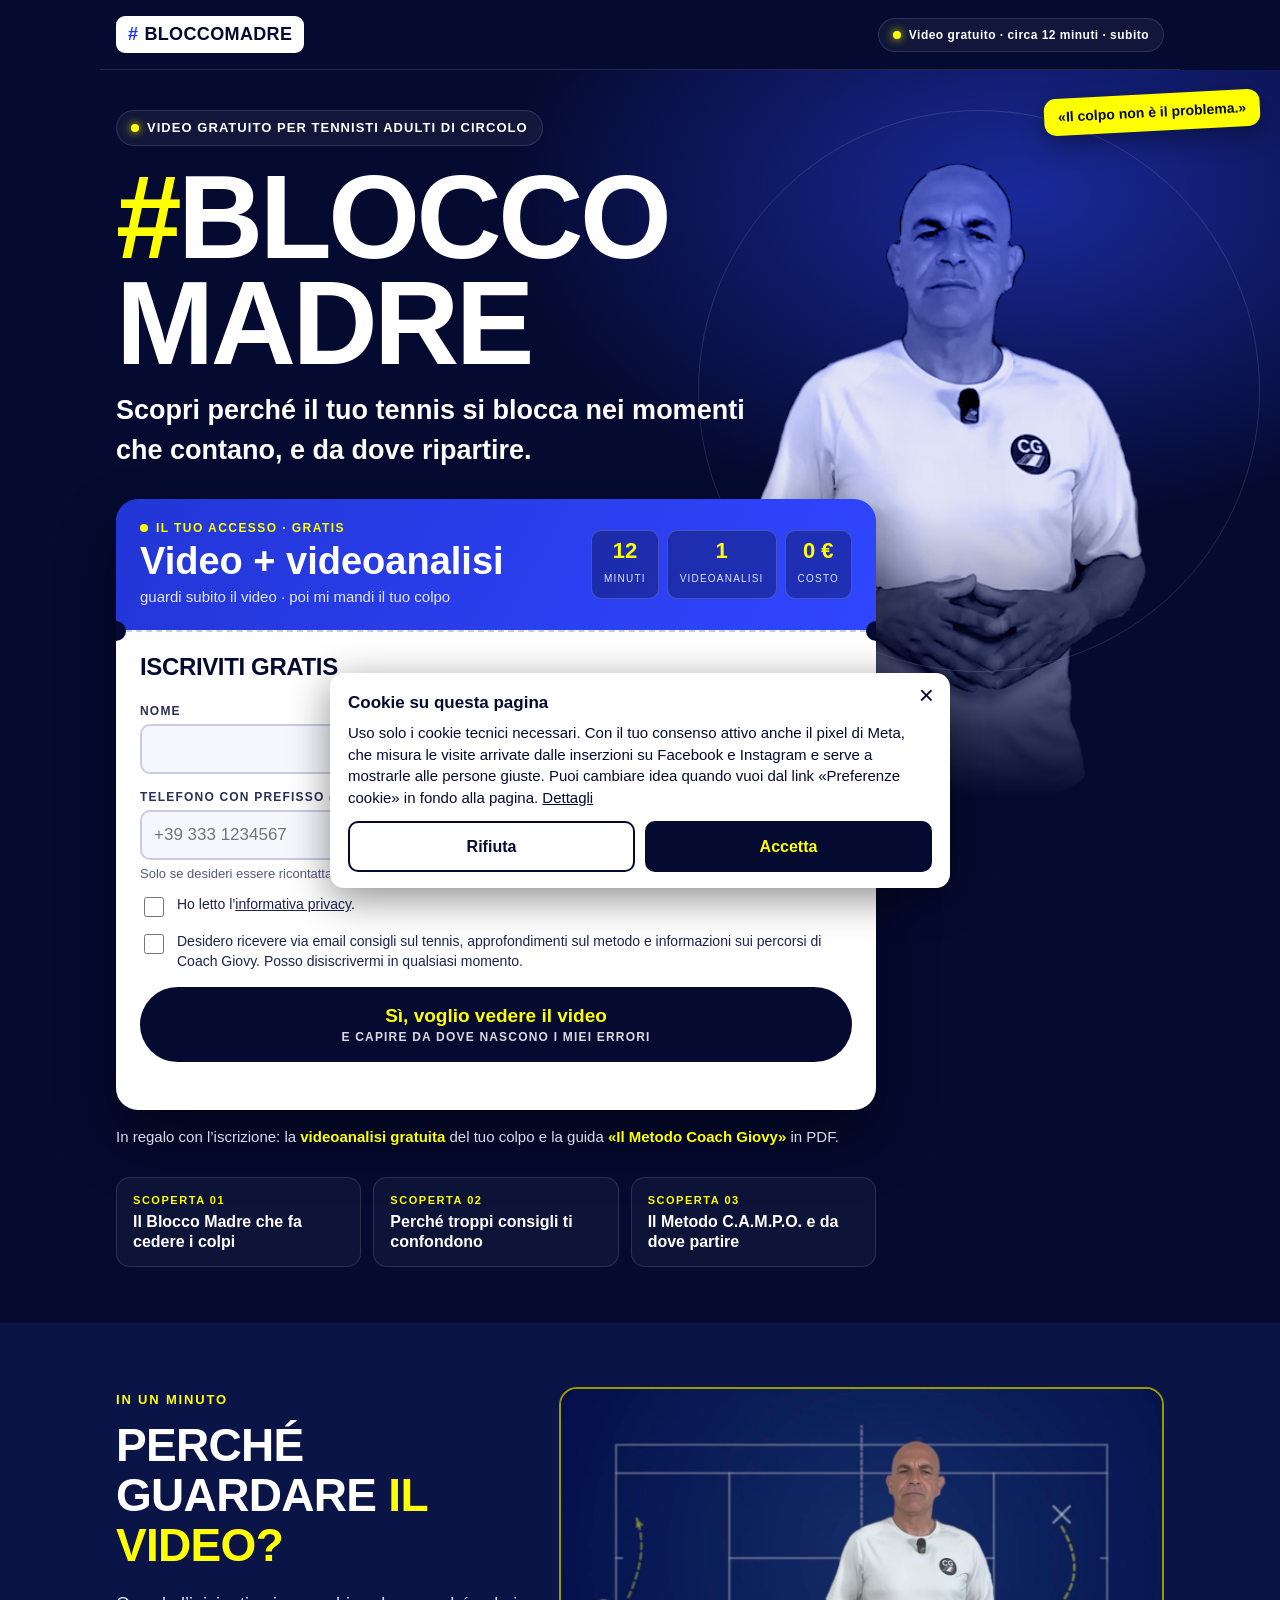
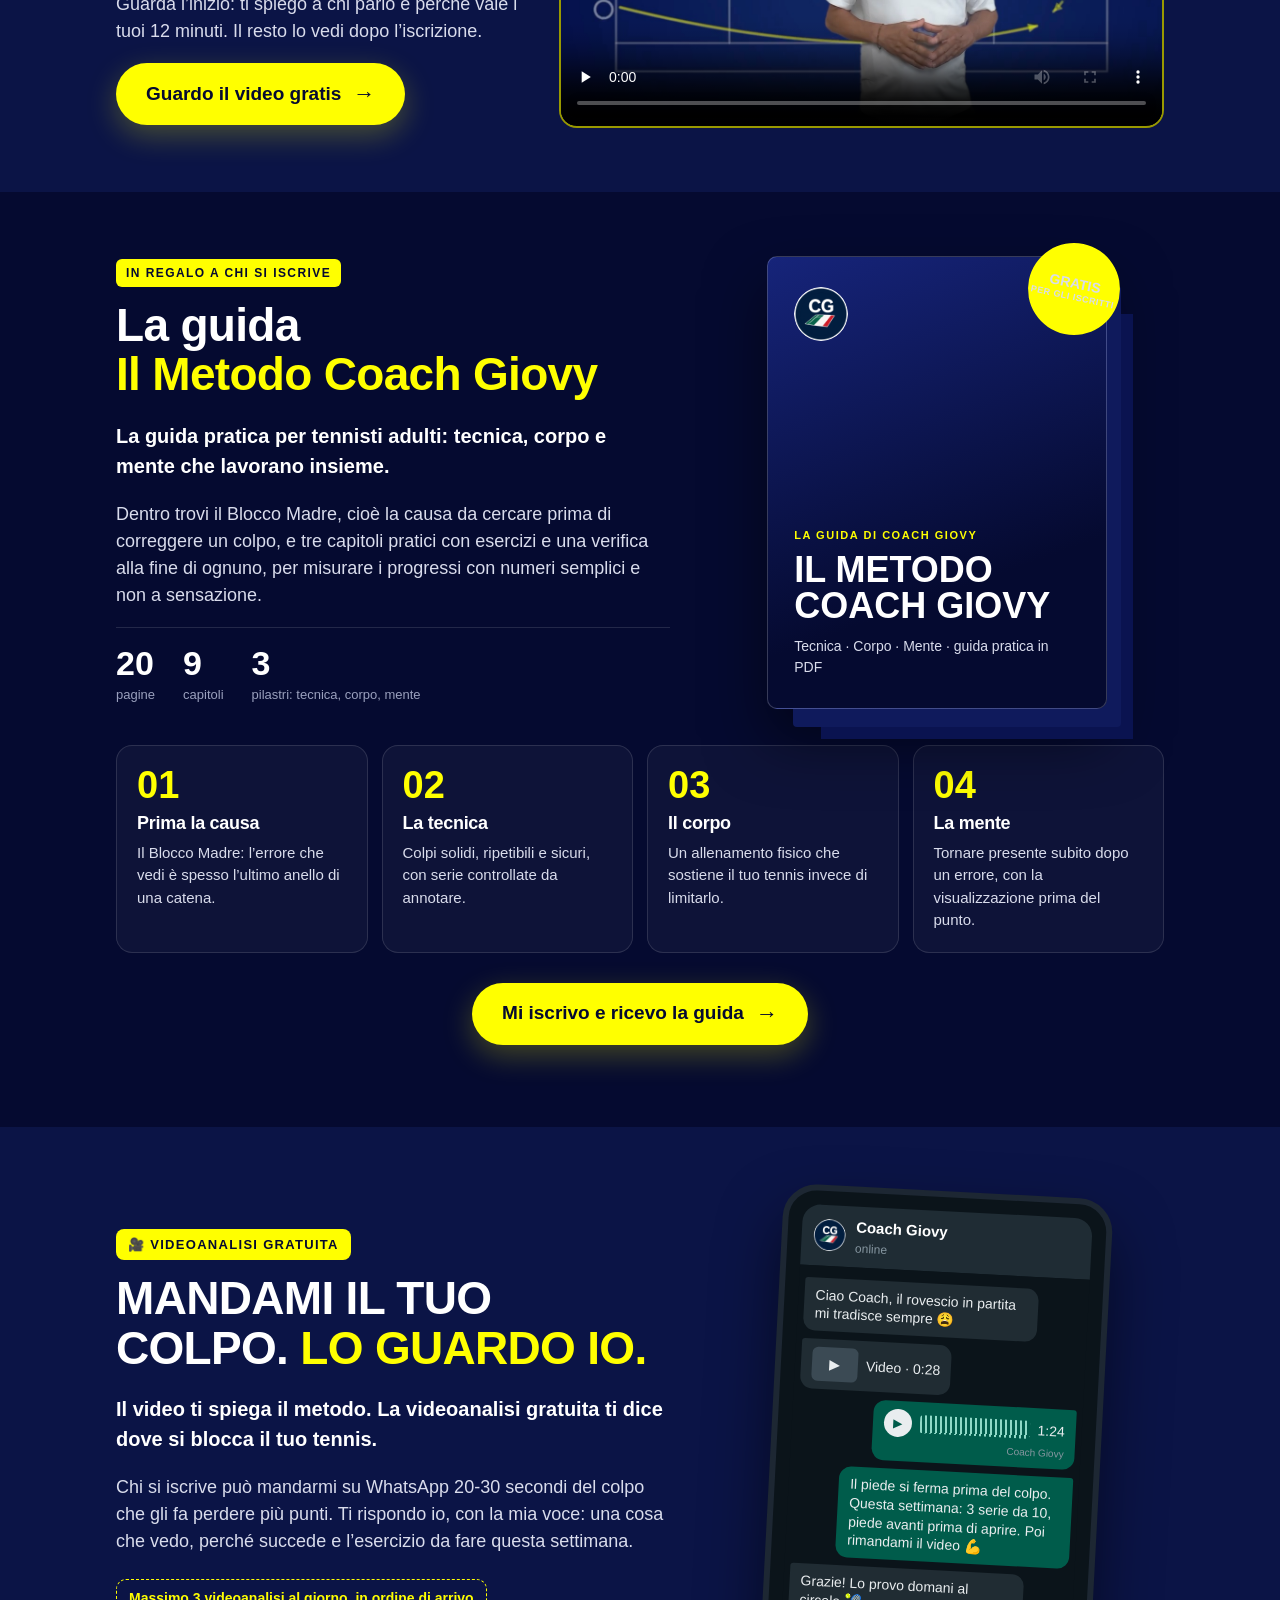
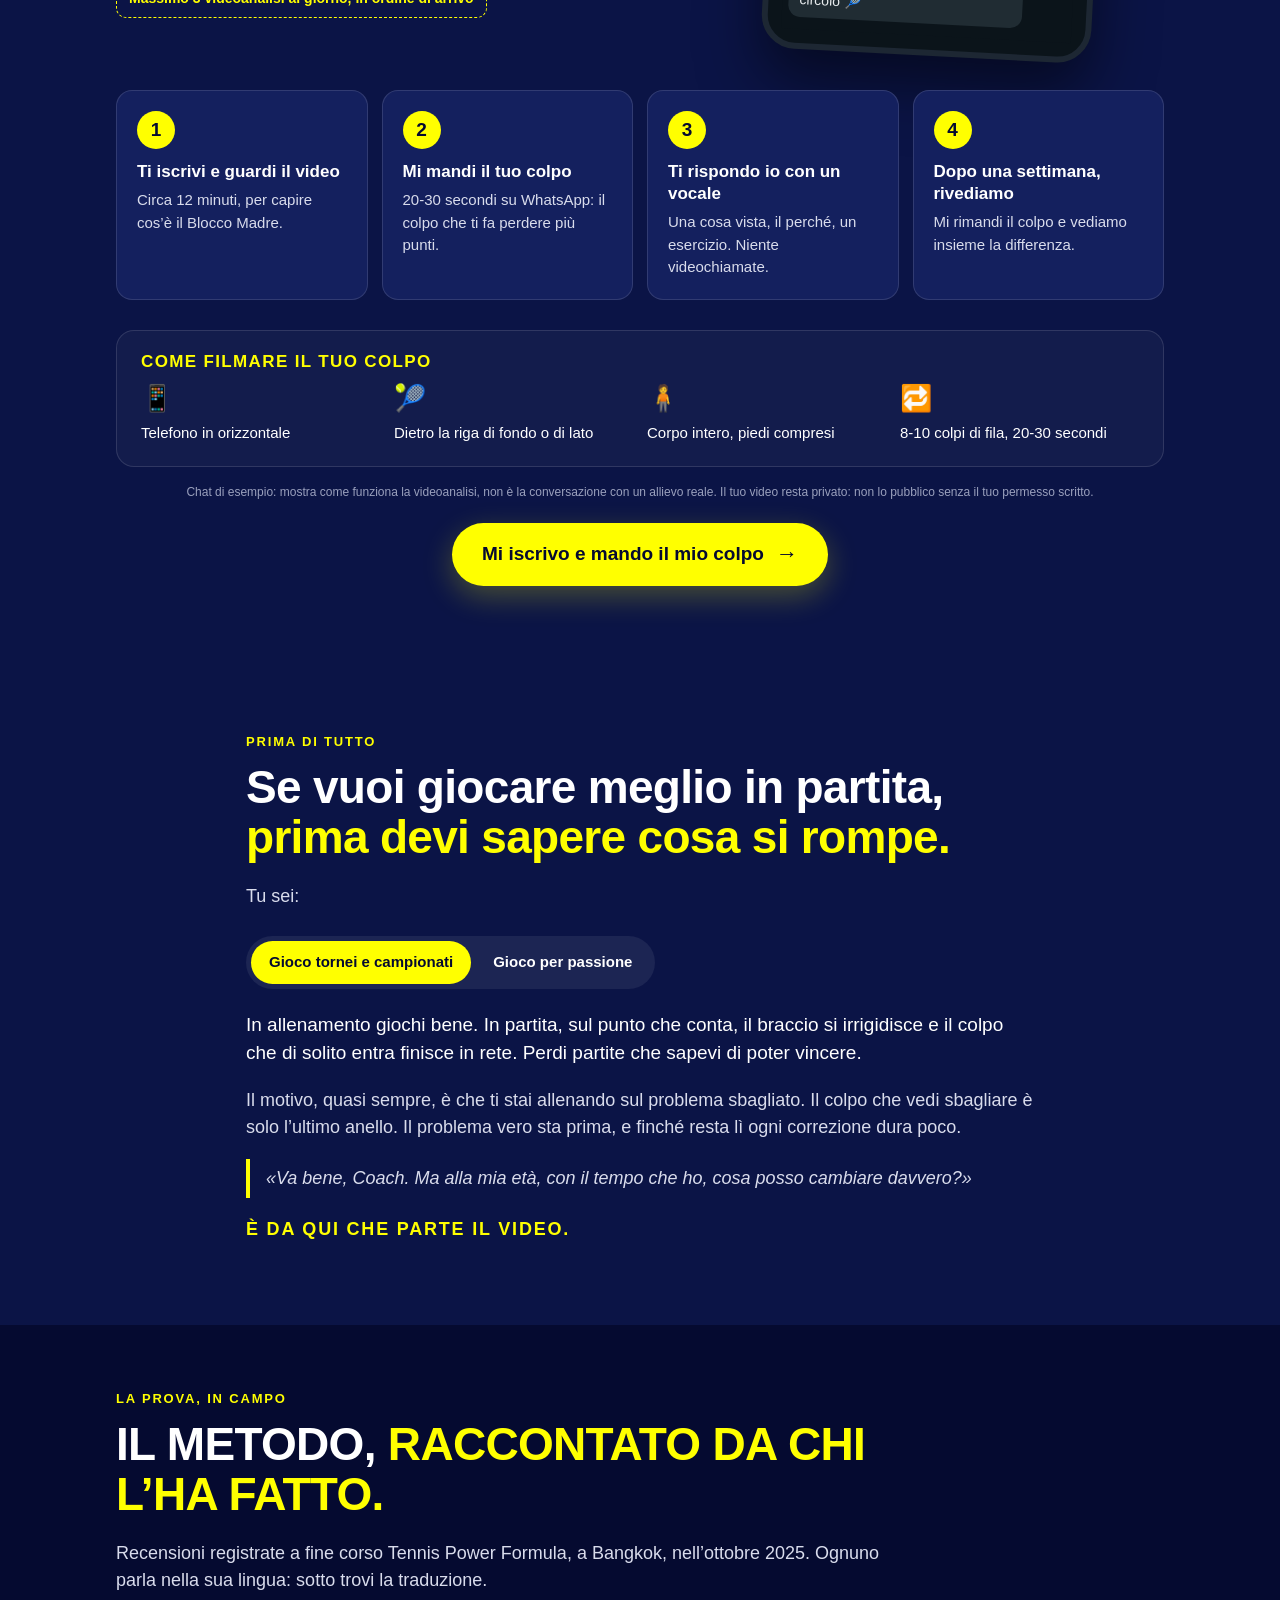
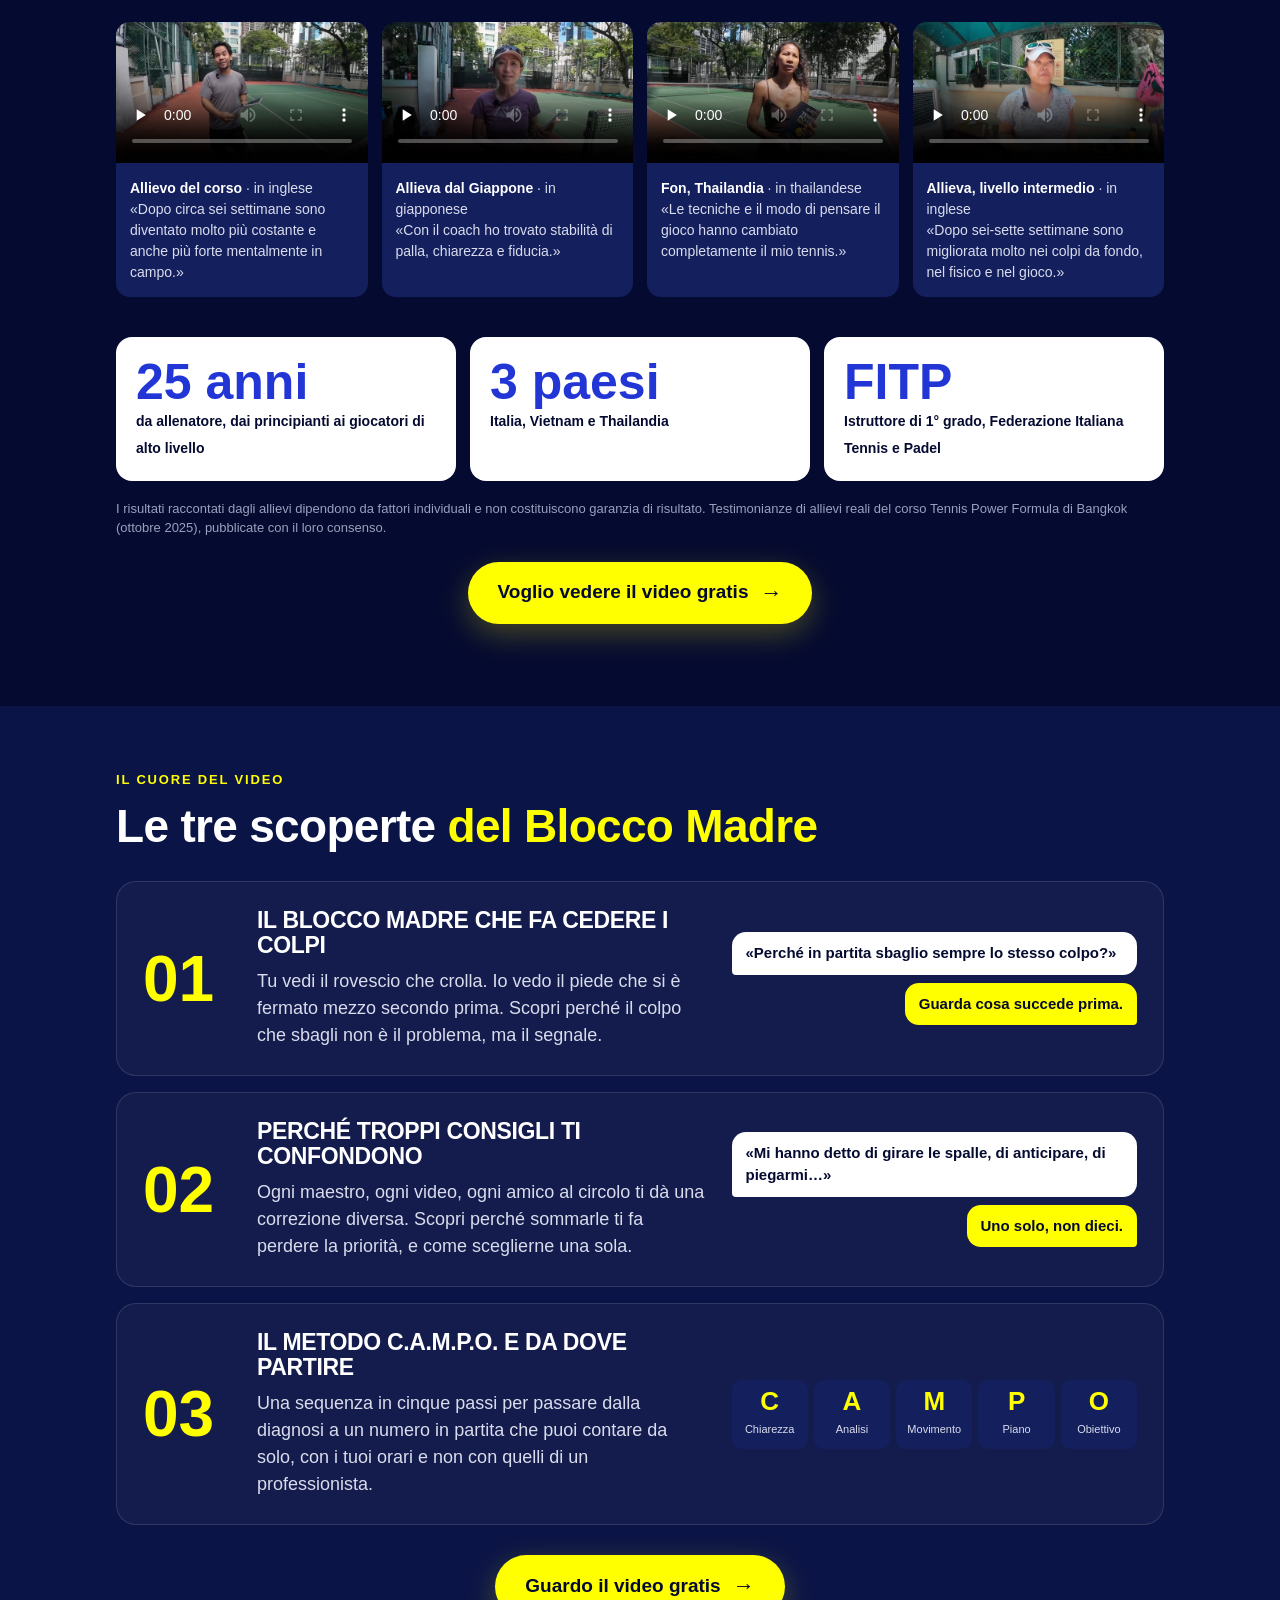
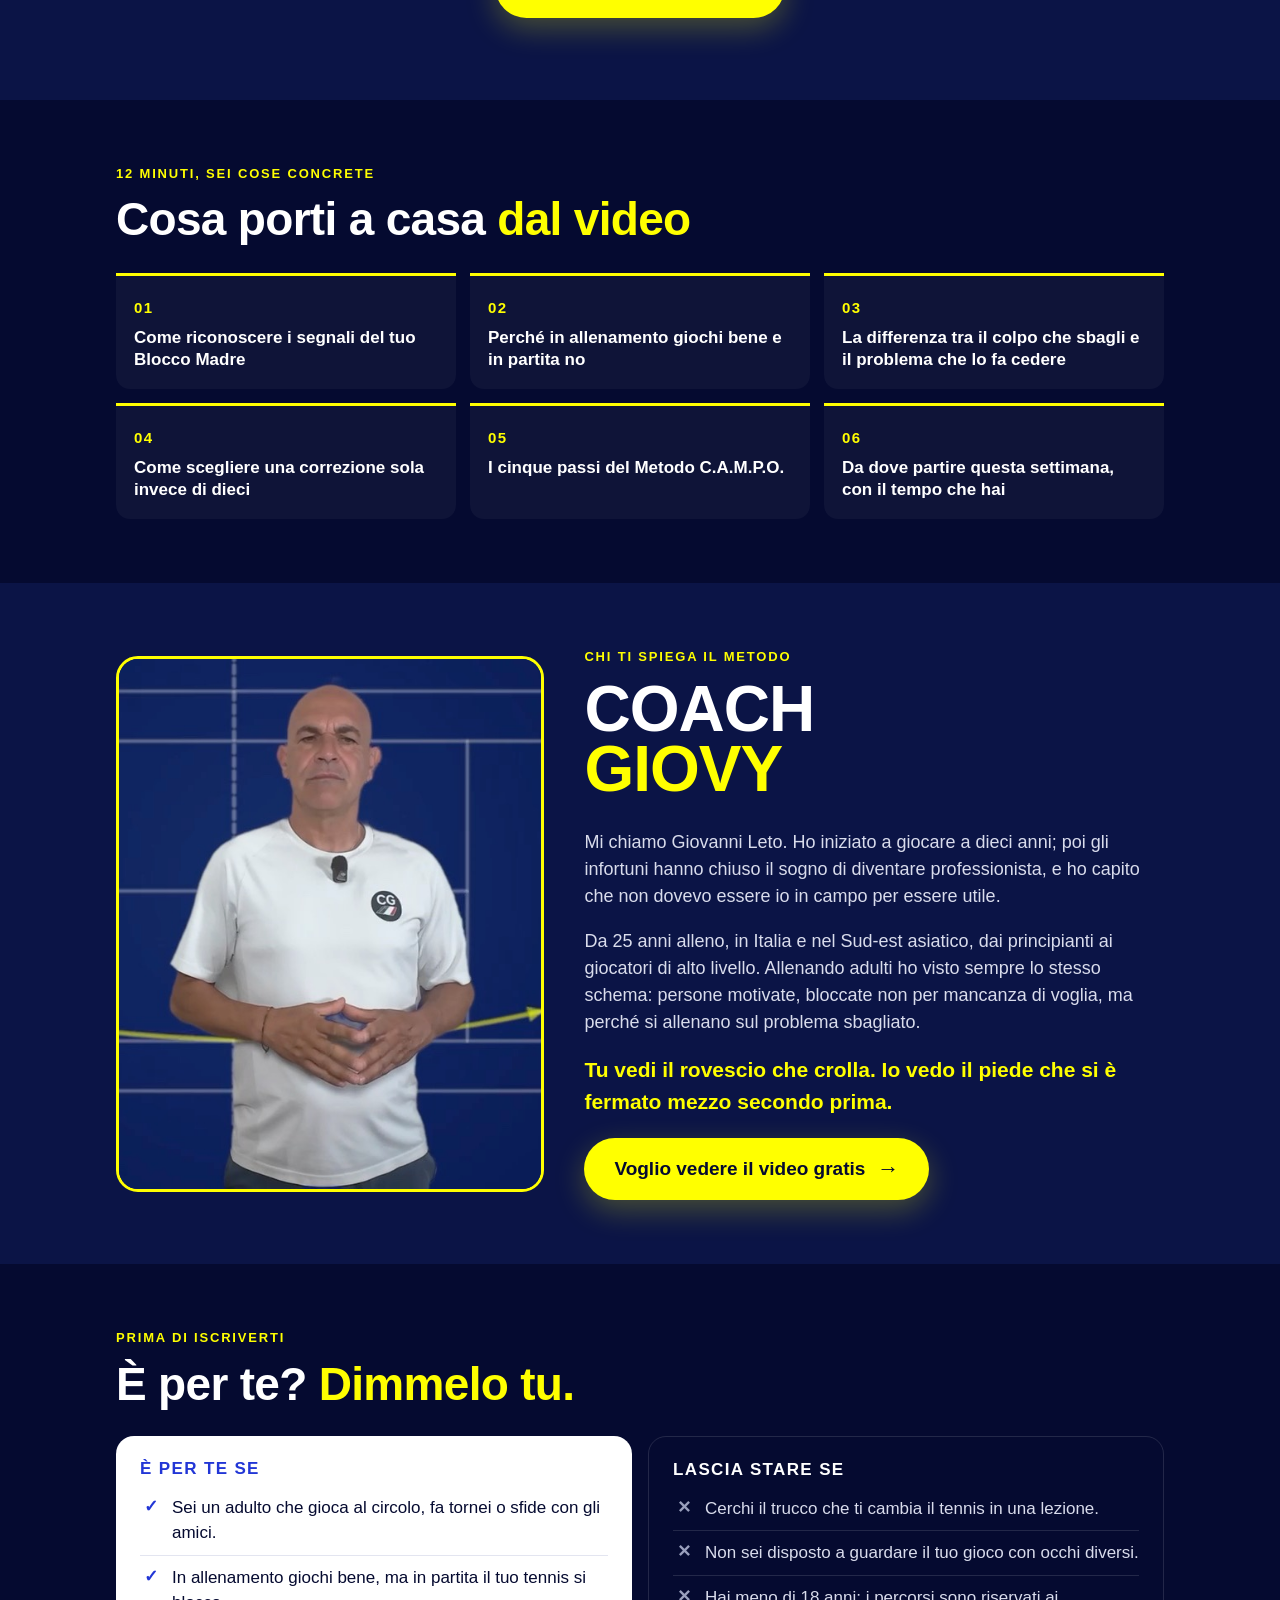
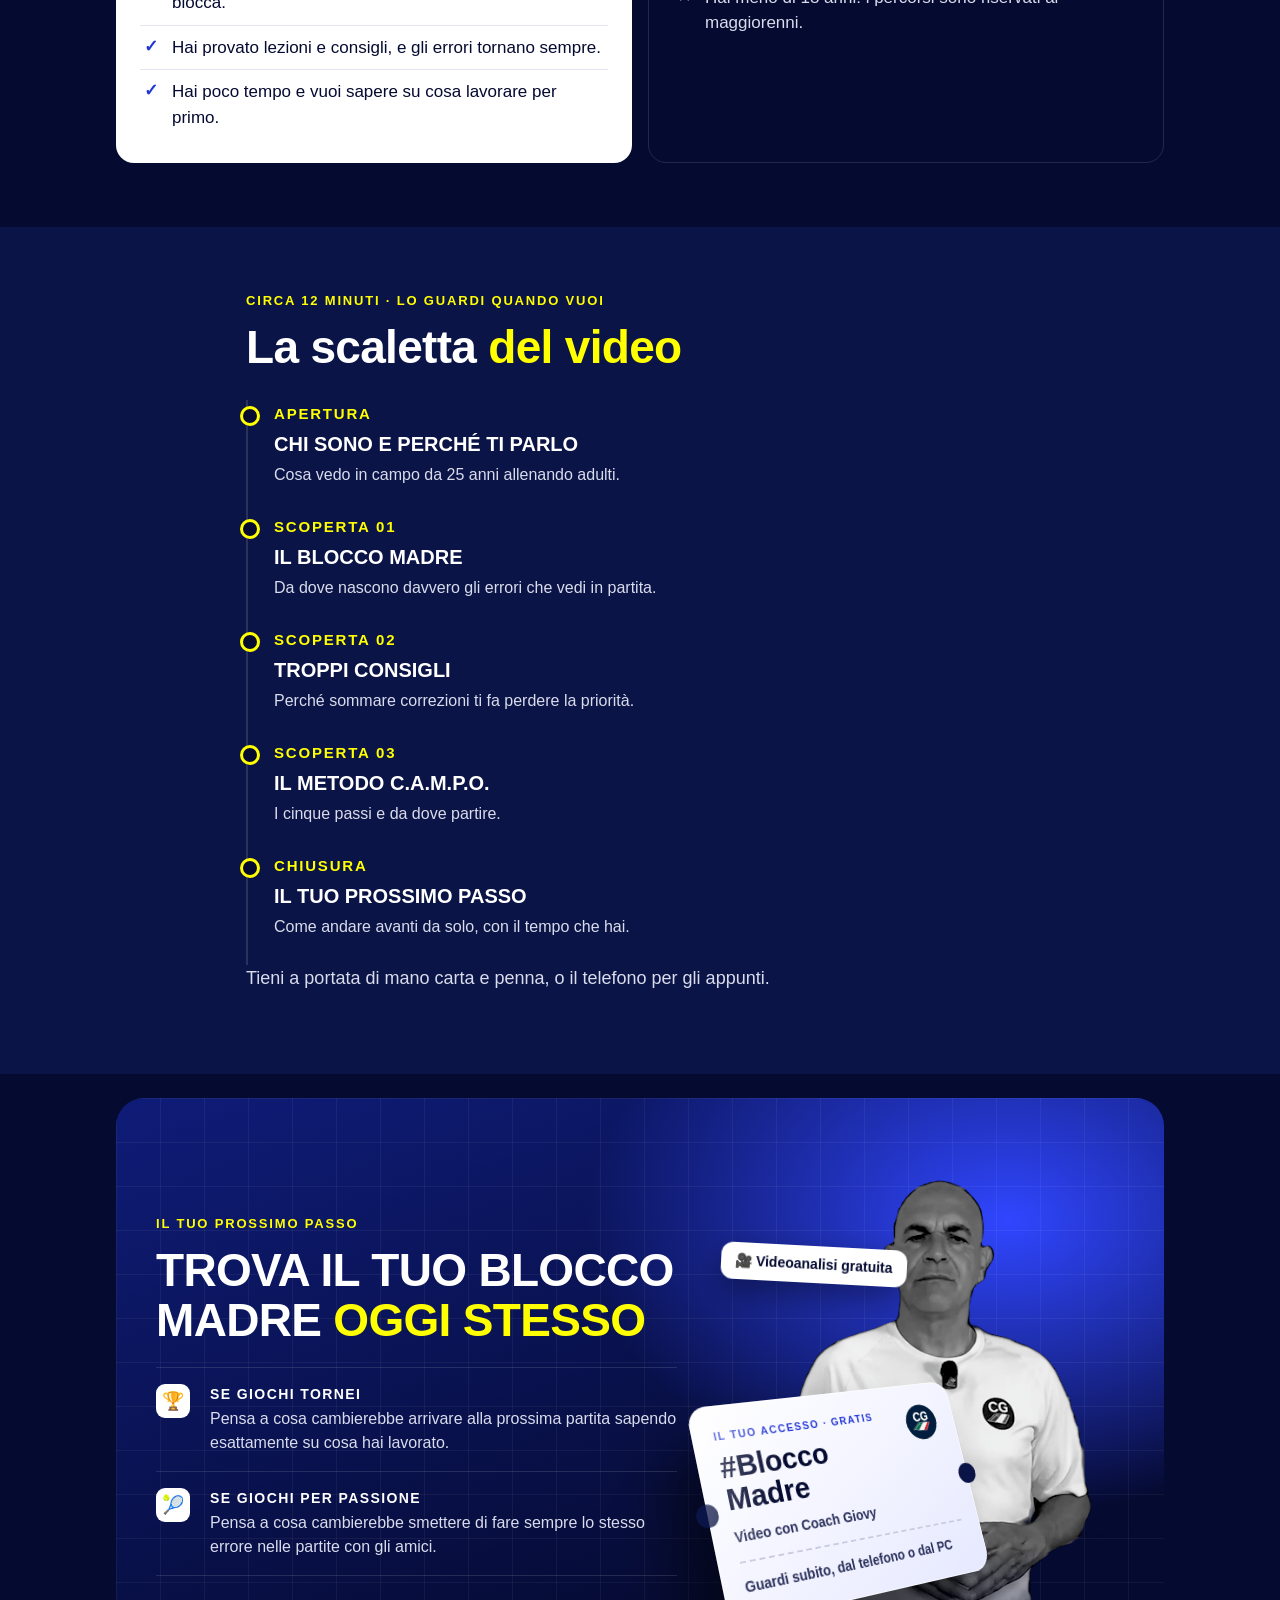
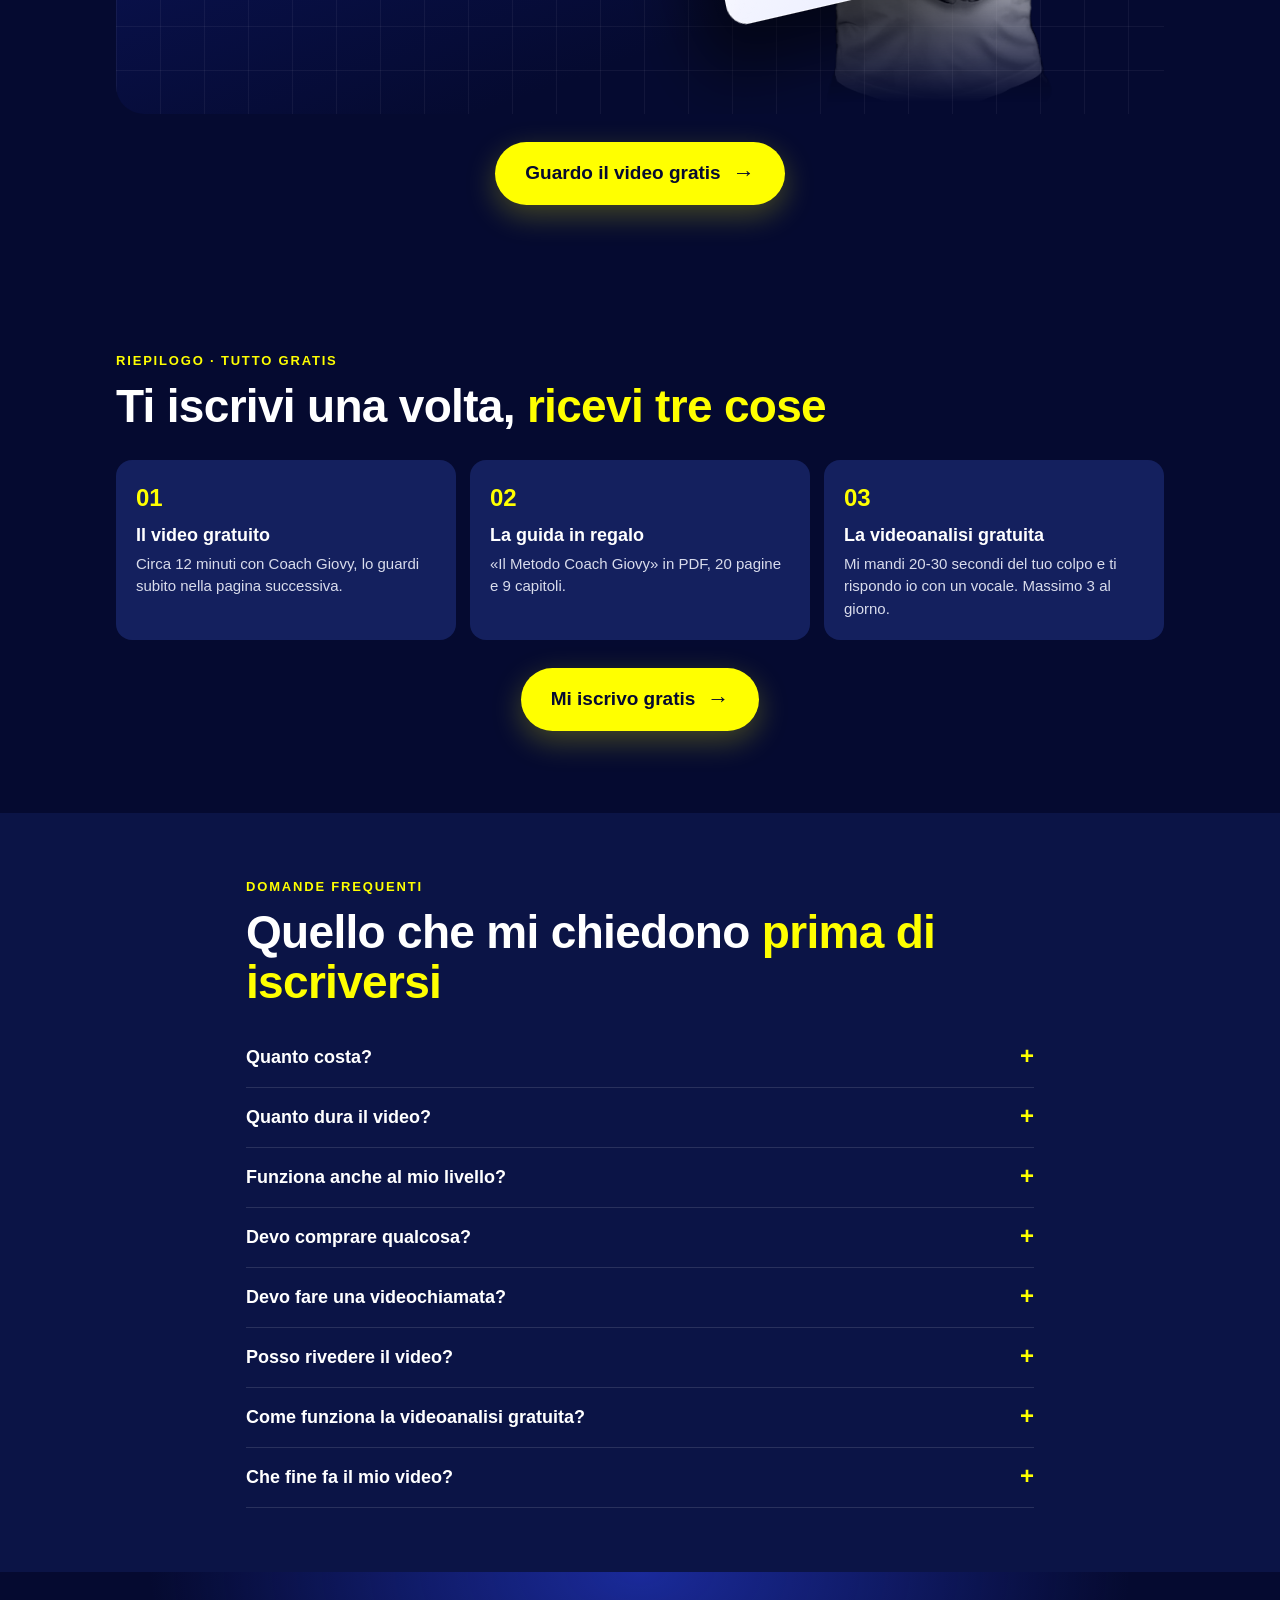
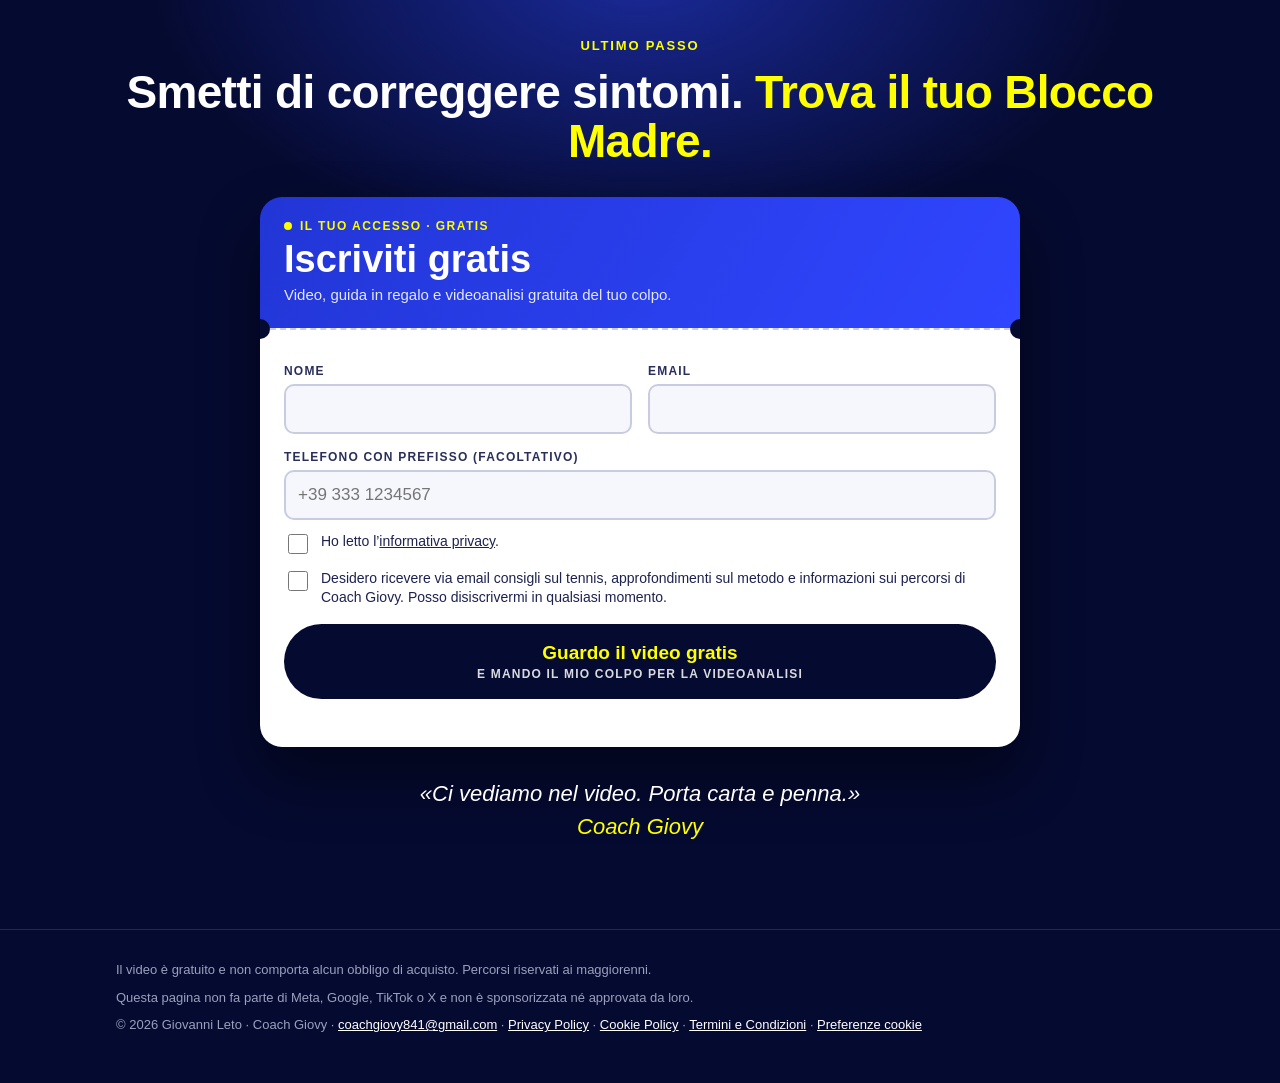
<file: call/index.html>
<!doctype html>
<html lang="it">
<head>
<meta charset="utf-8">
<meta name="viewport" content="width=device-width, initial-scale=1">
<!-- Link corto dei reel. Dal 13/11/2026 porta al video gratuito (iscrizione), non piu' alla prenotazione della call: vendita senza call decisa dal titolare il 09/11. -->
<title>Video gratuito di Coach Giovy</title>
<meta name="description" content="Il video gratuito di 12 minuti: perché il tuo tennis si blocca nei momenti che contano.">
<meta property="og:type" content="website">
<meta property="og:url" content="https://coachgiovy841-del.github.io/call/">
<meta property="og:title" content="Video gratuito di Coach Giovy">
<meta property="og:description" content="12 minuti per scoprire perché il colpo che sbagli è solo l'ultimo anello della catena.">
<meta property="og:image" content="https://coachgiovy841-del.github.io/img/coach.jpg">
<meta http-equiv="refresh" content="0; url=https://coachgiovy841-del.github.io/iscrizione.html?utm_source=social&amp;utm_medium=link_bio&amp;utm_campaign=call">
<link rel="canonical" href="https://coachgiovy841-del.github.io/iscrizione.html">
<style>body{margin:0;background:#050A30;color:#fff;font-family:system-ui,sans-serif;display:flex;min-height:100vh;align-items:center;justify-content:center;text-align:center;padding:16px}a{color:#FFFF00}</style>
</head>
<body>
<p>Ti porto al video gratuito…<br><a href="https://coachgiovy841-del.github.io/iscrizione.html?utm_source=social&amp;utm_medium=link_bio&amp;utm_campaign=call">Se non si apre, tocca qui</a></p>
<script>location.replace("https://coachgiovy841-del.github.io/iscrizione.html?utm_source=social&utm_medium=link_bio&utm_campaign=call");</script>
</body>
</html>
</file>
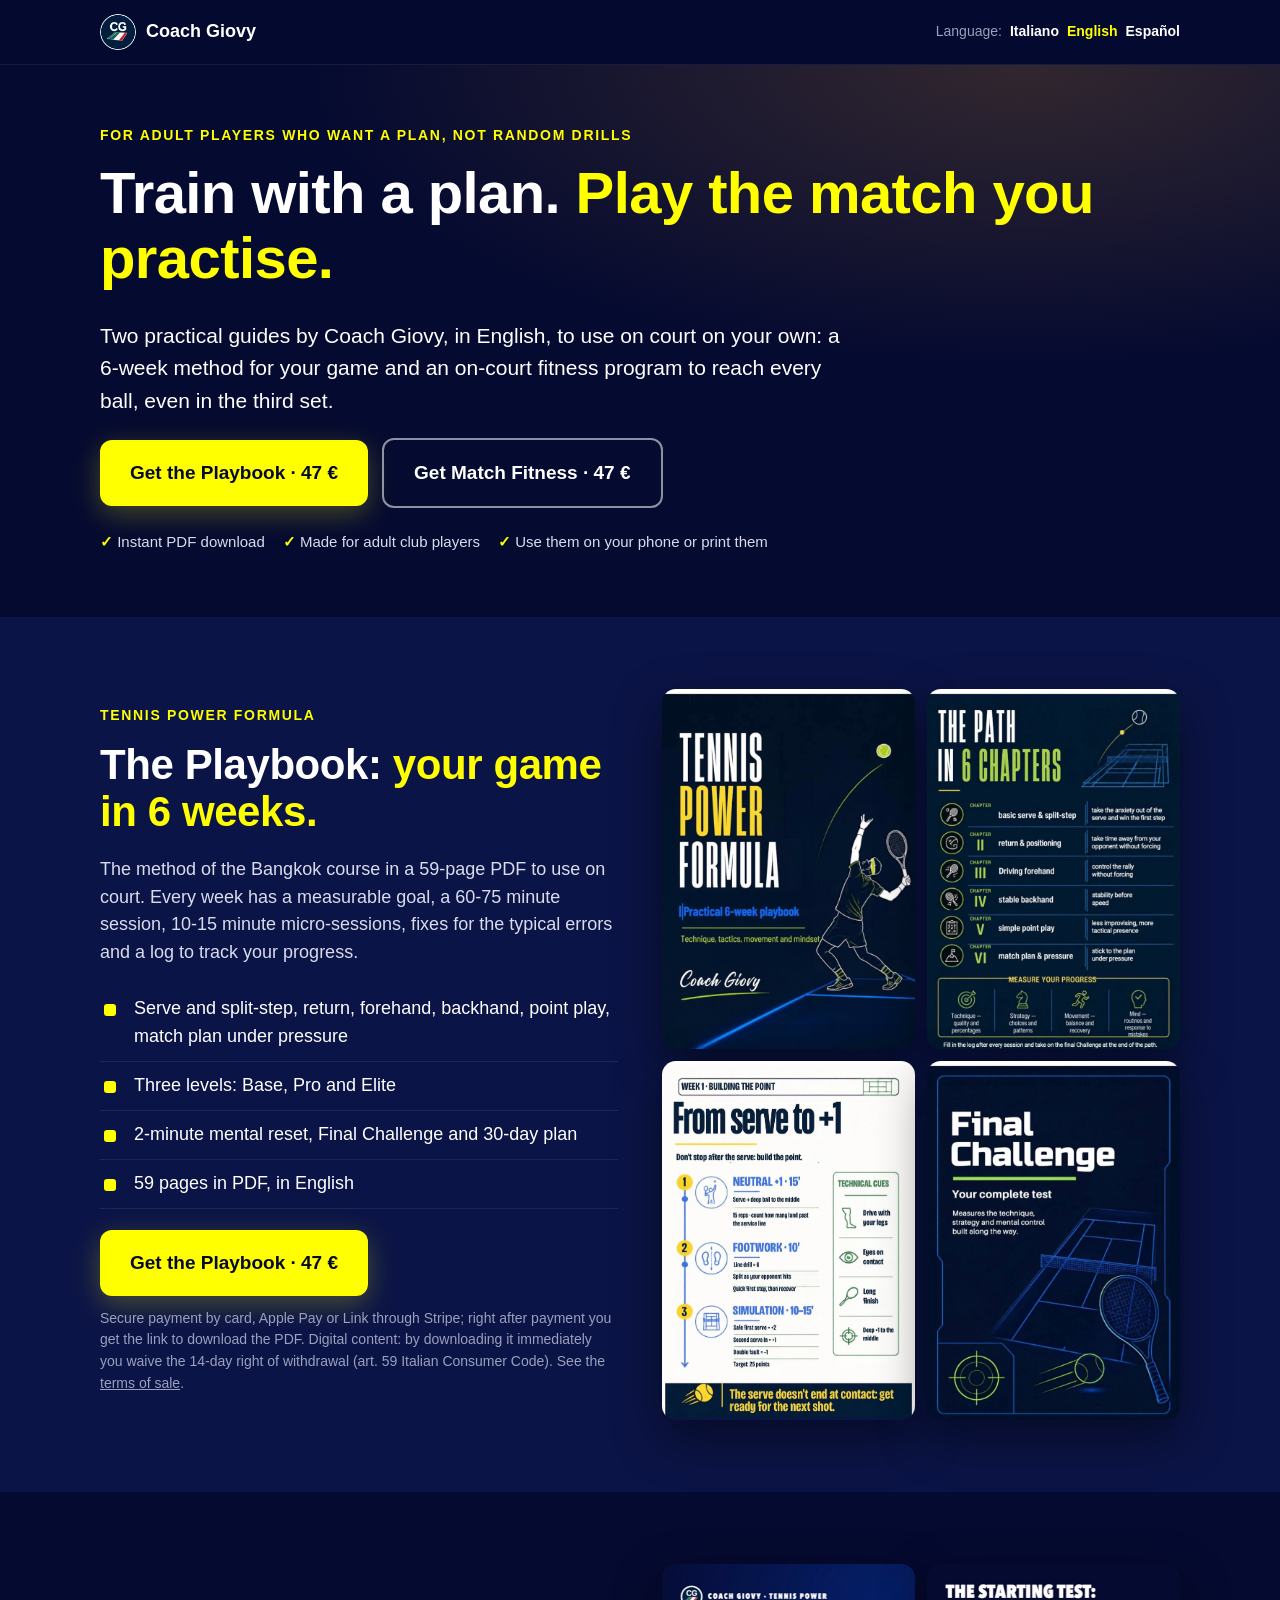
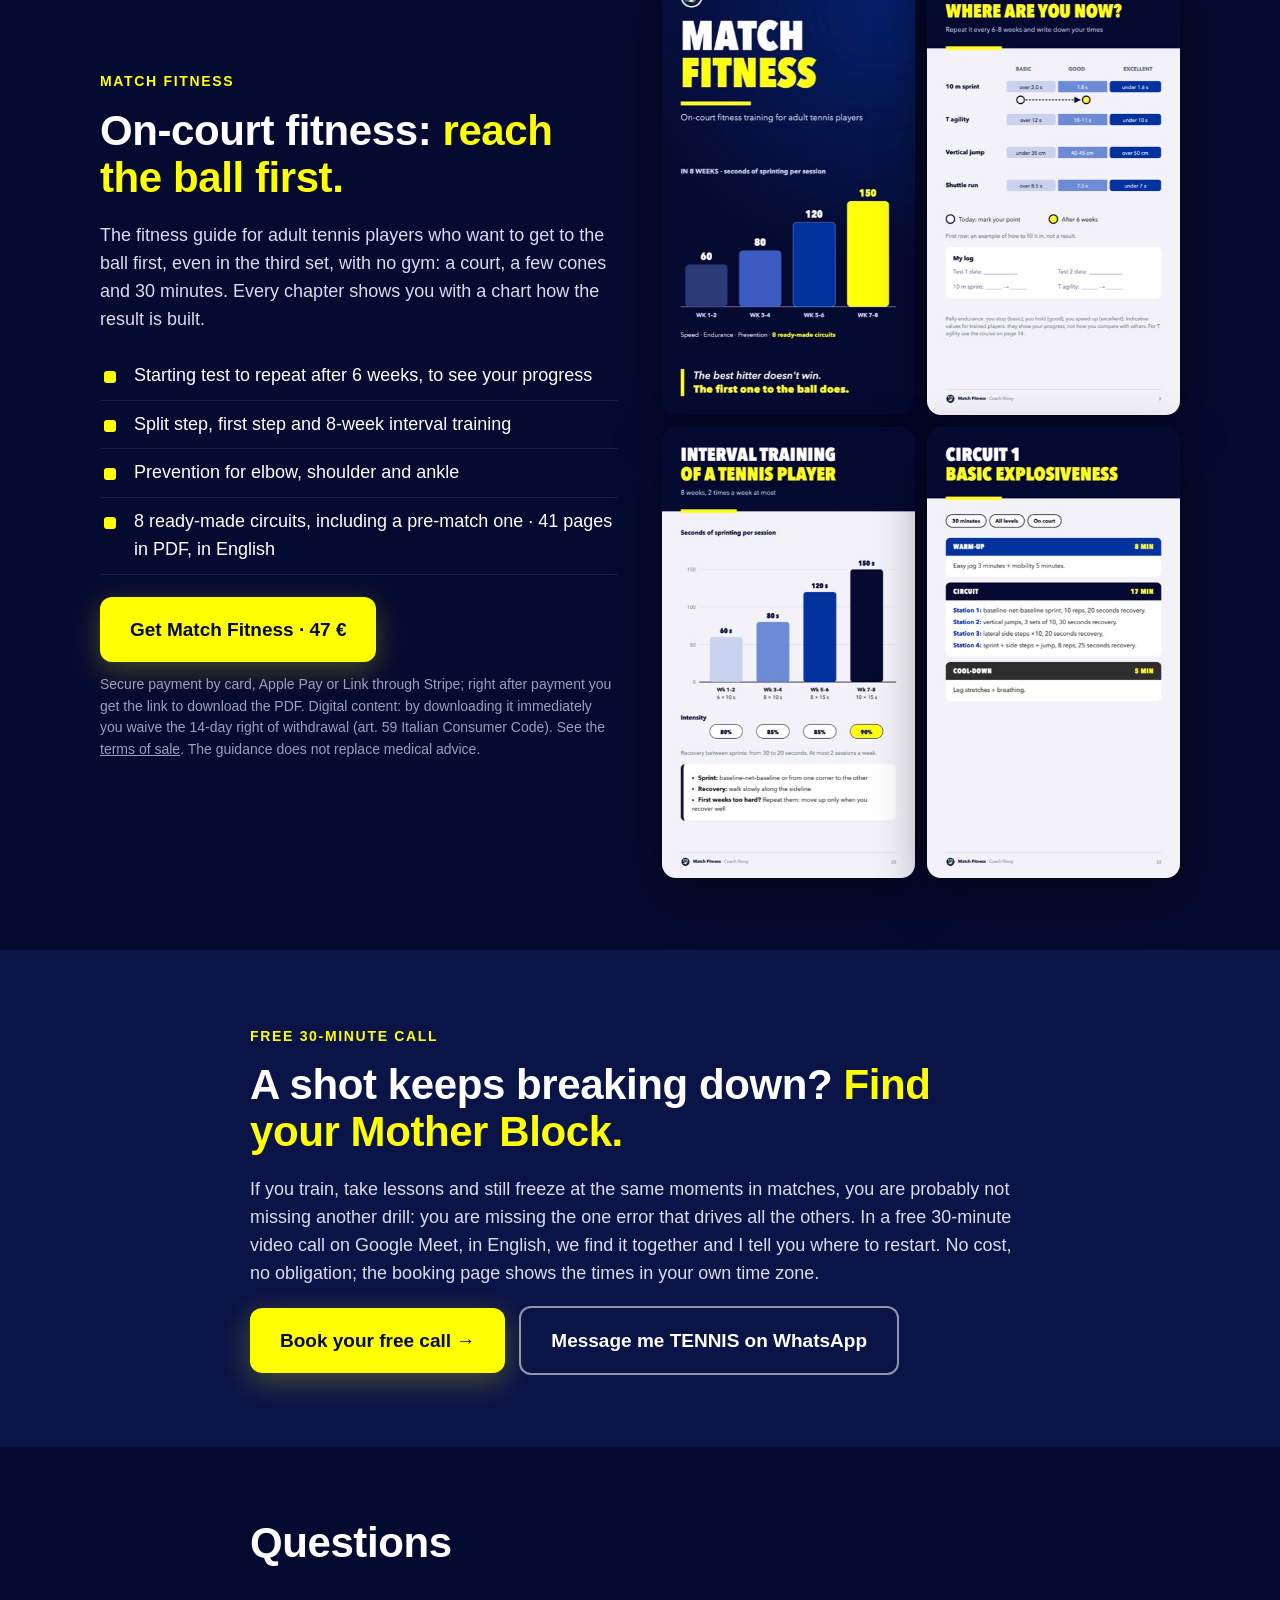
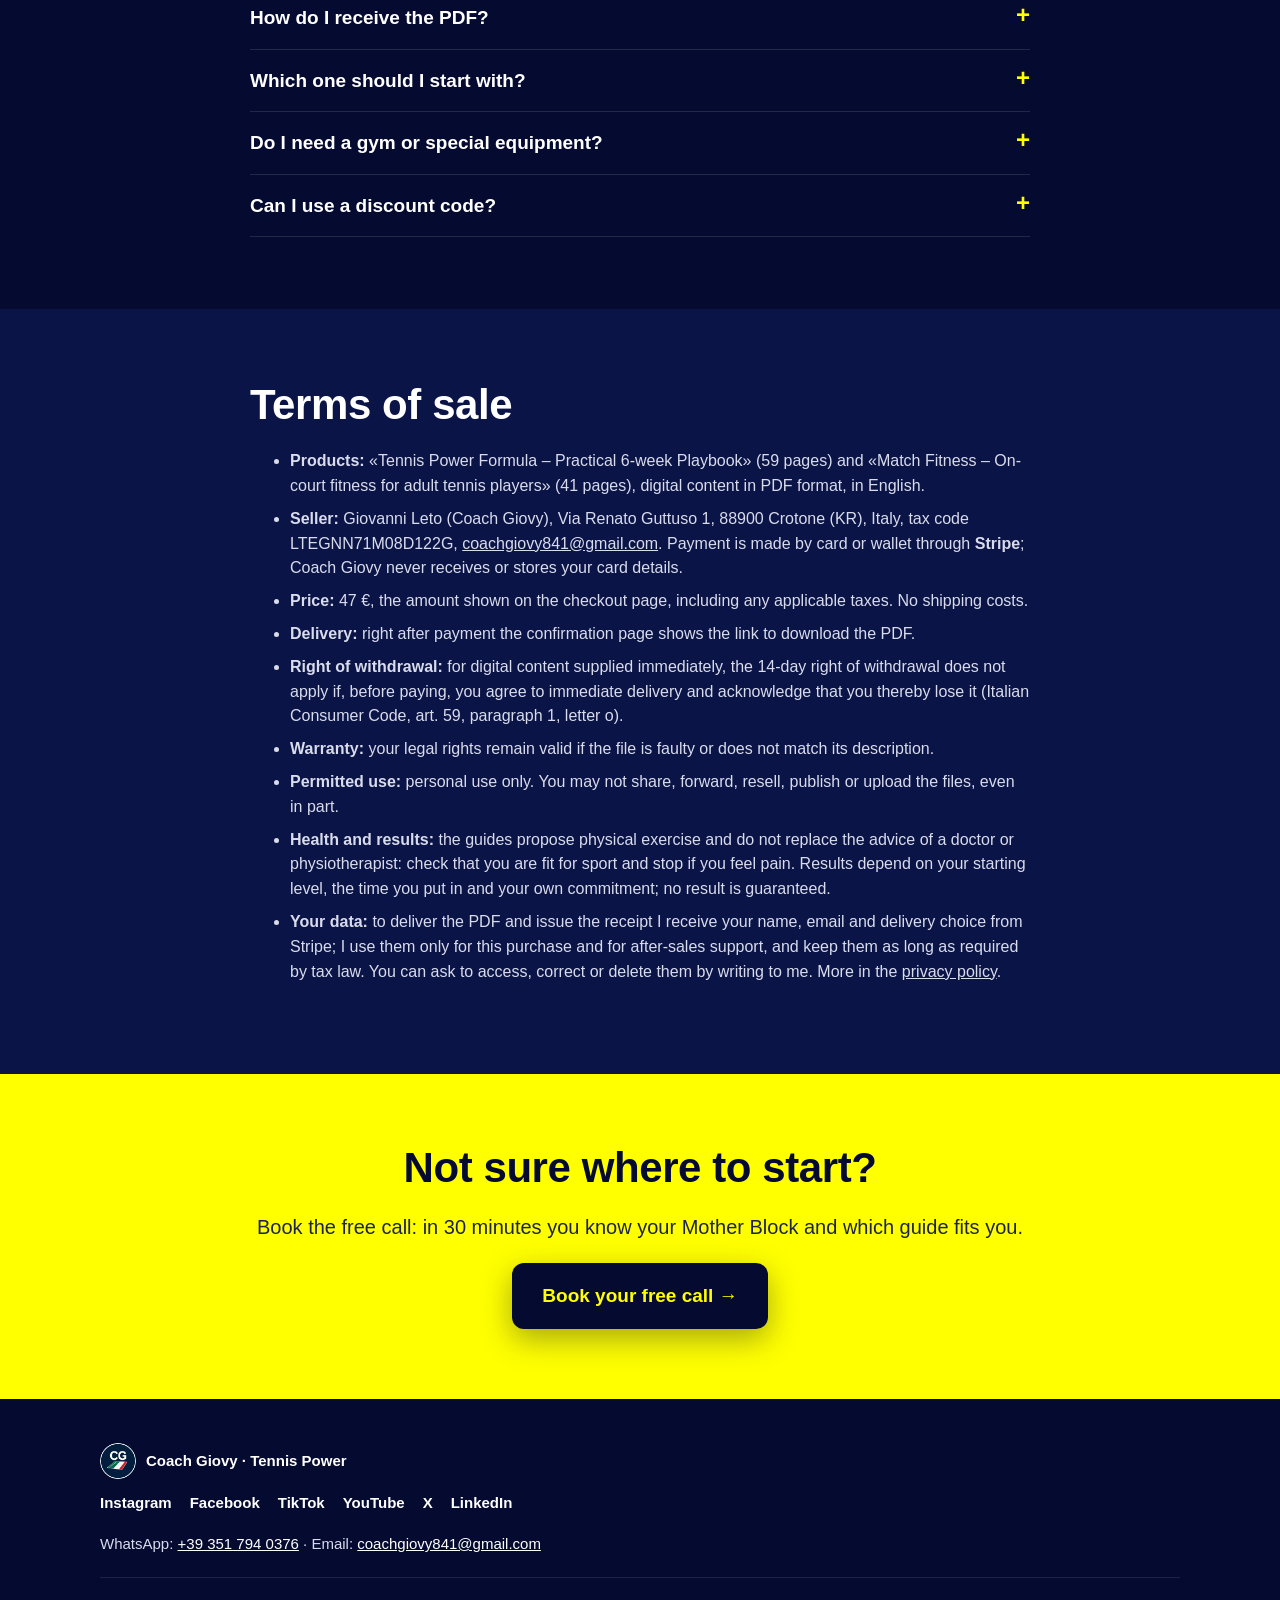
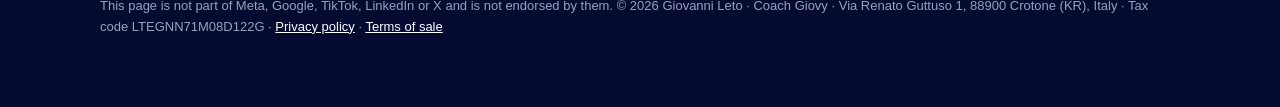
<file: en/index.html>
<!doctype html>
<!-- Pagina di vendita in inglese: Playbook e Match Fitness, link Stripe creati e provati il 06/11/2026, 47 euro dal 10/11/2026. Generata da un unico modello con la gemella es/index.html. -->
<html lang="en">
<head>
<meta charset="utf-8">
<meta name="viewport" content="width=device-width, initial-scale=1">
<title>Coach Giovy – Tennis guides in English</title>
<meta name="description" content="Two practical PDF guides for adult tennis players: the Tennis Power Formula 6-week Playbook and Match Fitness, on-court fitness. 47 € each, instant download.">
<link rel="icon" href="../img/logo.png">
<link rel="alternate" hreflang="it" href="https://coachgiovy841-del.github.io/">
<link rel="alternate" hreflang="en" href="https://coachgiovy841-del.github.io/en/">
<link rel="alternate" hreflang="es" href="https://coachgiovy841-del.github.io/es/">
<style>
:root{--navy:#050A30;--navy2:#0b1446;--giallo:#FFFF00;--bianco:#fff;--testo:#d9dcec;--grigio:#9aa0bd}
*{box-sizing:border-box}
html{scroll-behavior:smooth}
body{margin:0;background:var(--navy);color:var(--bianco);font-family:-apple-system,BlinkMacSystemFont,"Segoe UI",Roboto,"Helvetica Neue",Arial,sans-serif;font-size:18px;line-height:1.55;-webkit-font-smoothing:antialiased}
img{max-width:100%;display:block}
a{color:inherit}
.wrap{max-width:1120px;margin:0 auto;padding:0 20px}
.giallo{color:var(--giallo)}
h1,h2,h3{line-height:1.12;margin:0 0 .5em;font-weight:900;letter-spacing:-.01em}
h1{font-size:clamp(34px,5.6vw,58px)}
h2{font-size:clamp(28px,4vw,42px)}
h3{font-size:21px}
p{margin:0 0 1em;color:var(--testo)}
.eyebrow{display:inline-block;font-weight:700;font-size:14px;letter-spacing:.12em;text-transform:uppercase;color:var(--giallo);margin-bottom:14px}
section{padding:72px 0}
.alt{background:var(--navy2)}
.btn{display:inline-flex;align-items:center;justify-content:center;gap:10px;background:var(--giallo);color:var(--navy);font-weight:900;font-size:19px;text-decoration:none;padding:18px 30px;border-radius:12px;box-shadow:0 8px 28px rgba(255,255,0,.25);text-align:center}
.btn.out{background:transparent;color:var(--bianco);border:2px solid rgba(255,255,255,.55);box-shadow:none;font-weight:700}
.cta-row{display:flex;flex-wrap:wrap;gap:14px;align-items:center;margin-top:8px}
.nota{font-size:14px;color:var(--grigio);margin-top:12px}
.top{position:sticky;top:0;z-index:20;background:rgba(5,10,48,.92);backdrop-filter:blur(8px);border-bottom:1px solid rgba(255,255,255,.08)}
.top .wrap{display:flex;align-items:center;justify-content:space-between;height:64px;gap:12px}
.brand{display:flex;align-items:center;gap:10px;font-weight:900;text-decoration:none}
.brand img{width:36px;height:36px;border-radius:50%}
.lingue{font-size:14px;color:var(--grigio)}
.lingue a{color:var(--bianco);text-decoration:none;font-weight:700;margin-left:8px}
.lingue b{color:var(--giallo);margin-left:8px}
.hero{padding:56px 0 64px;background:radial-gradient(1200px 500px at 80% 0%,rgba(255,170,40,.18),transparent 60%),var(--navy)}
.hero p.lead{font-size:21px;color:var(--bianco);max-width:760px}
.punti{display:flex;flex-wrap:wrap;gap:8px 18px;margin-top:22px;font-size:15px;color:var(--testo)}
.punti span::before{content:"✓ ";color:var(--giallo);font-weight:900}
.slide{border-radius:14px;overflow:hidden;box-shadow:0 18px 50px rgba(0,0,0,.45)}
.split{display:grid;grid-template-columns:1fr 1fr;gap:44px;align-items:center}
.anteprime{display:grid;grid-template-columns:1fr 1fr;gap:12px}
.lista{list-style:none;padding:0;margin:0 0 1.2em}
.lista li{padding:10px 0 10px 34px;position:relative;color:var(--bianco);border-bottom:1px solid rgba(255,255,255,.08)}
.lista li::before{content:"";position:absolute;left:4px;top:19px;width:12px;height:12px;background:var(--giallo);border-radius:3px}
.prezzo{font-size:15px;color:var(--grigio);margin:0 0 10px}
details{border-bottom:1px solid rgba(255,255,255,.12);padding:16px 0}
summary{cursor:pointer;font-weight:700;font-size:19px;list-style:none;display:flex;justify-content:space-between;gap:16px}
summary::after{content:"+";color:var(--giallo);font-weight:900;font-size:24px;line-height:1}
details[open] summary::after{content:"–"}
details p{margin:12px 0 0}
.condizioni h3{color:var(--giallo);margin-top:26px}
.condizioni li{color:var(--testo);margin-bottom:8px;font-size:16px}
.finale{background:var(--giallo);color:var(--navy);text-align:center;padding:70px 0}
.finale h2{color:var(--navy)}
.finale p{color:#1d2250;font-size:20px}
.finale .btn{background:var(--navy);color:var(--giallo);box-shadow:0 10px 30px rgba(5,10,48,.35)}
footer{padding:44px 0 60px;font-size:15px;color:var(--grigio)}
footer a{color:var(--bianco)}
.social{display:flex;flex-wrap:wrap;gap:10px 18px;margin:12px 0 18px}
.social a{text-decoration:none;font-weight:700}
.legale{margin-top:22px;padding-top:18px;border-top:1px solid rgba(255,255,255,.1);font-size:13px;line-height:1.55}
.legale p{color:var(--grigio);margin:0 0 10px}
@media (max-width:860px){
  body{font-size:17px}
  section{padding:54px 0}
  .split{grid-template-columns:1fr;gap:28px}
  .hero{padding-top:36px}
  .btn{width:100%}
}
@media (max-width:420px){.top .lingue span{display:none}}
</style>
</head>
<body>

<header class="top">
  <div class="wrap">
    <a class="brand" href="#inizio"><img src="../img/logo.png" alt="">Coach Giovy</a>
    <div class="lingue"><span>Language:</span><a href="../">Italiano</a><b>English</b><a href="../es/">Español</a></div>
  </div>
</header>

<main id="inizio">

<section class="hero">
  <div class="wrap">
    <span class="eyebrow">For adult players who want a plan, not random drills</span>
    <h1>Train with a plan. <span class="giallo">Play the match you practise.</span></h1>
    <p class="lead">Two practical guides by Coach Giovy, in English, to use on court on your own: a 6-week method for your game and an on-court fitness program to reach every ball, even in the third set.</p>
    <div class="cta-row">
      <a class="btn" href="#playbook">Get the Playbook · 47 €</a>
      <a class="btn out" href="#fitness">Get Match Fitness · 47 €</a>
    </div>
    <div class="punti"><span>Instant PDF download</span><span>Made for adult club players</span><span>Use them on your phone or print them</span></div>
  </div>
</section>

<section id="playbook" class="alt">
  <div class="wrap split">
    <div>
      <span class="eyebrow">Tennis Power Formula</span>
      <h2>The Playbook: <span class="giallo">your game in 6 weeks.</span></h2>
      <p>The method of the Bangkok course in a 59-page PDF to use on court. Every week has a measurable goal, a 60-75 minute session, 10-15 minute micro-sessions, fixes for the typical errors and a log to track your progress.</p>
      <ul class="lista">
        <li>Serve and split-step, return, forehand, backhand, point play, match plan under pressure</li>
        <li>Three levels: Base, Pro and Elite</li>
        <li>2-minute mental reset, Final Challenge and 30-day plan</li>
        <li>59 pages in PDF, in English</li>
      </ul>
      <div class="cta-row">
        <a class="btn" id="compra-playbook-en" href="https://buy.stripe.com/7sYdRaaZfcNofsp4l69bO03" target="_blank" rel="noopener">Get the Playbook · 47 €</a>
      </div>
      <p class="nota">Secure payment by card, Apple Pay or Link through Stripe; right after payment you get the link to download the PDF. Digital content: by downloading it immediately you waive the 14-day right of withdrawal (art. 59 Italian Consumer Code). See the <a href="#terms">terms of sale</a>.</p>
    </div>
    <div class="anteprime">
      <div class="slide"><img src="img/playbook-1.jpg" alt="Cover of the Tennis Power Formula Playbook" loading="lazy"></div>
      <div class="slide"><img src="img/playbook-4.jpg" alt="The path in 6 chapters" loading="lazy"></div>
      <div class="slide"><img src="img/playbook-7.jpg" alt="A week 1 session" loading="lazy"></div>
      <div class="slide"><img src="img/playbook-53.jpg" alt="The Final Challenge" loading="lazy"></div>
    </div>
  </div>
</section>

<section id="fitness">
  <div class="wrap split">
    <div>
      <span class="eyebrow">Match Fitness</span>
      <h2>On-court fitness: <span class="giallo">reach the ball first.</span></h2>
      <p>The fitness guide for adult tennis players who want to get to the ball first, even in the third set, with no gym: a court, a few cones and 30 minutes. Every chapter shows you with a chart how the result is built.</p>
      <ul class="lista">
        <li>Starting test to repeat after 6 weeks, to see your progress</li>
        <li>Split step, first step and 8-week interval training</li>
        <li>Prevention for elbow, shoulder and ankle</li>
        <li>8 ready-made circuits, including a pre-match one · 41 pages in PDF, in English</li>
      </ul>
      <div class="cta-row">
        <a class="btn" id="compra-fitness-en" href="https://buy.stripe.com/bJeeVe1oFdRs7ZXcRC9bO05" target="_blank" rel="noopener">Get Match Fitness · 47 €</a>
      </div>
      <p class="nota">Secure payment by card, Apple Pay or Link through Stripe; right after payment you get the link to download the PDF. Digital content: by downloading it immediately you waive the 14-day right of withdrawal (art. 59 Italian Consumer Code). See the <a href="#terms">terms of sale</a>. The guidance does not replace medical advice.</p>
    </div>
    <div class="anteprime">
      <div class="slide"><img src="img/fitness-1.jpg" alt="Cover of the Match Fitness guide" loading="lazy"></div>
      <div class="slide"><img src="img/fitness-9.jpg" alt="The starting test to repeat after 6 weeks" loading="lazy"></div>
      <div class="slide"><img src="img/fitness-20.jpg" alt="Interval training in 8 weeks" loading="lazy"></div>
      <div class="slide"><img src="img/fitness-32.jpg" alt="A ready-made 30-minute circuit" loading="lazy"></div>
    </div>
  </div>
</section>

<section class="alt" id="call">
  <div class="wrap" style="max-width:820px">
    <span class="eyebrow">Free 30-minute call</span>
    <h2>A shot keeps breaking down? <span class="giallo">Find your Mother Block.</span></h2>
    <p>If you train, take lessons and still freeze at the same moments in matches, you are probably not missing another drill: you are missing the one error that drives all the others. In a free 30-minute video call on Google Meet, in English, we find it together and I tell you where to restart. No cost, no obligation; the booking page shows the times in your own time zone.</p>
    <div class="cta-row">
      <a class="btn" href="https://calendar.app.google/vhpC8xXXcmGHWAYC7" target="_blank" rel="noopener">Book your free call →</a>
      <a class="btn out" href="https://wa.me/393517940376?text=TENNIS" target="_blank" rel="noopener">Message me TENNIS on WhatsApp</a>
    </div>
  </div>
</section>

<section>
  <div class="wrap" style="max-width:820px">
    <h2>Questions</h2>
    <details><summary>How do I receive the PDF?</summary><p>Right after payment the confirmation page shows the link to download it. Save the link to download it again whenever you want. If anything goes wrong, write to coachgiovy841@gmail.com and I will send it again.</p></details>
    <details><summary>Which one should I start with?</summary><p>If your shots break down in matches, start with the Playbook. If your legs give up before your strokes do, start with Match Fitness. They work well together: the Playbook for the game, Match Fitness for the body.</p></details>
    <details><summary>Do I need a gym or special equipment?</summary><p>No. Everything is done on court, alone or with a partner: balls, a few cones and, for some exercises, an elastic band.</p></details>
    <details><summary>Can I use a discount code?</summary><p>Yes, the checkout page has a field for promotion codes when one is available.</p></details>
  </div>
</section>

<section class="alt condizioni" id="terms">
  <div class="wrap" style="max-width:820px">
    <h2>Terms of sale</h2>
    <ul>
        <li><b>Products:</b> «Tennis Power Formula – Practical 6-week Playbook» (59 pages) and «Match Fitness – On-court fitness for adult tennis players» (41 pages), digital content in PDF format, in English.</li>
        <li><b>Seller:</b> Giovanni Leto (Coach Giovy), Via Renato Guttuso 1, 88900 Crotone (KR), Italy, tax code LTEGNN71M08D122G, <a href="mailto:coachgiovy841@gmail.com">coachgiovy841@gmail.com</a>. Payment is made by card or wallet through <b>Stripe</b>; Coach Giovy never receives or stores your card details.</li>
        <li><b>Price:</b> 47 €, the amount shown on the checkout page, including any applicable taxes. No shipping costs.</li>
        <li><b>Delivery:</b> right after payment the confirmation page shows the link to download the PDF.</li>
        <li><b>Right of withdrawal:</b> for digital content supplied immediately, the 14-day right of withdrawal does not apply if, before paying, you agree to immediate delivery and acknowledge that you thereby lose it (Italian Consumer Code, art. 59, paragraph 1, letter o).</li>
        <li><b>Warranty:</b> your legal rights remain valid if the file is faulty or does not match its description.</li>
        <li><b>Permitted use:</b> personal use only. You may not share, forward, resell, publish or upload the files, even in part.</li>
        <li><b>Health and results:</b> the guides propose physical exercise and do not replace the advice of a doctor or physiotherapist: check that you are fit for sport and stop if you feel pain. Results depend on your starting level, the time you put in and your own commitment; no result is guaranteed.</li>
        <li><b>Your data:</b> to deliver the PDF and issue the receipt I receive your name, email and delivery choice from Stripe; I use them only for this purchase and for after-sales support, and keep them as long as required by tax law. You can ask to access, correct or delete them by writing to me. More in the <a href="../privacy.html">privacy policy</a>.</li>
    </ul>
  </div>
</section>

<section class="finale">
  <div class="wrap">
    <h2>Not sure where to start?</h2>
    <p>Book the free call: in 30 minutes you know your Mother Block and which guide fits you.</p>
    <a class="btn" href="https://calendar.app.google/vhpC8xXXcmGHWAYC7" target="_blank" rel="noopener">Book your free call →</a>
  </div>
</section>

</main>

<footer>
  <div class="wrap">
    <a class="brand" href="#inizio"><img src="../img/logo.png" alt="">Coach Giovy · Tennis Power</a>
    <div class="social">
      <a href="https://www.instagram.com/coach_giovy/" target="_blank" rel="noopener">Instagram</a>
      <a href="https://www.facebook.com/profile.php?id=61582420236286" target="_blank" rel="noopener">Facebook</a>
      <a href="https://www.tiktok.com/@coachgiovy" target="_blank" rel="noopener">TikTok</a>
      <a href="https://www.youtube.com/@TennisPowerFormulaClub" target="_blank" rel="noopener">YouTube</a>
      <a href="https://x.com/GiovyTennis" target="_blank" rel="noopener">X</a>
      <a href="https://www.linkedin.com/in/coach-giovy-leto-53047738b/" target="_blank" rel="noopener">LinkedIn</a>
    </div>
    <p>WhatsApp: <a href="https://wa.me/393517940376?text=TENNIS">+39 351 794 0376</a> · Email: <a href="mailto:coachgiovy841@gmail.com">coachgiovy841@gmail.com</a></p>
    <div class="legale">
      <p>This page is not part of Meta, Google, TikTok, LinkedIn or X and is not endorsed by them. © 2026 Giovanni Leto · Coach Giovy · Via Renato Guttuso 1, 88900 Crotone (KR), Italy · Tax code LTEGNN71M08D122G · <a href="../privacy.html">Privacy policy</a> · <a href="#terms">Terms of sale</a></p>
    </div>
  </div>
</footer>

</body>
</html>
</file>
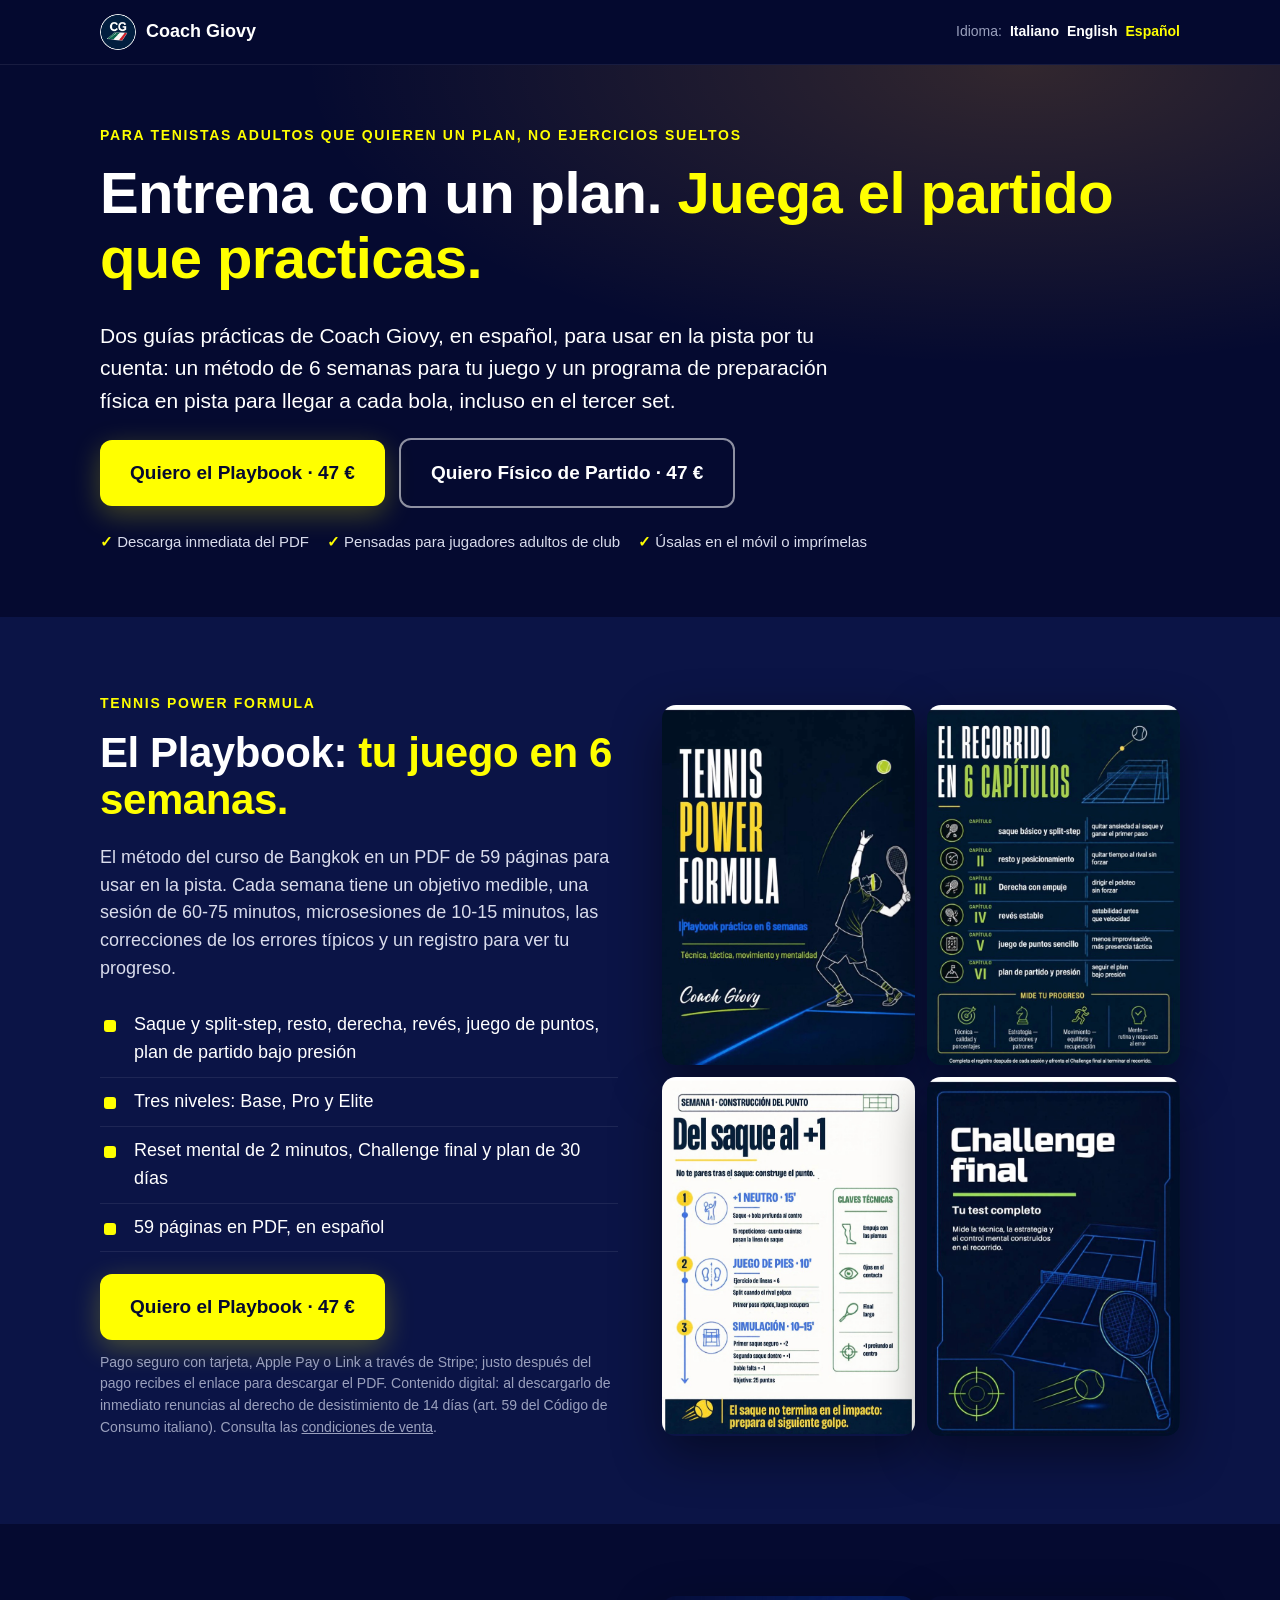
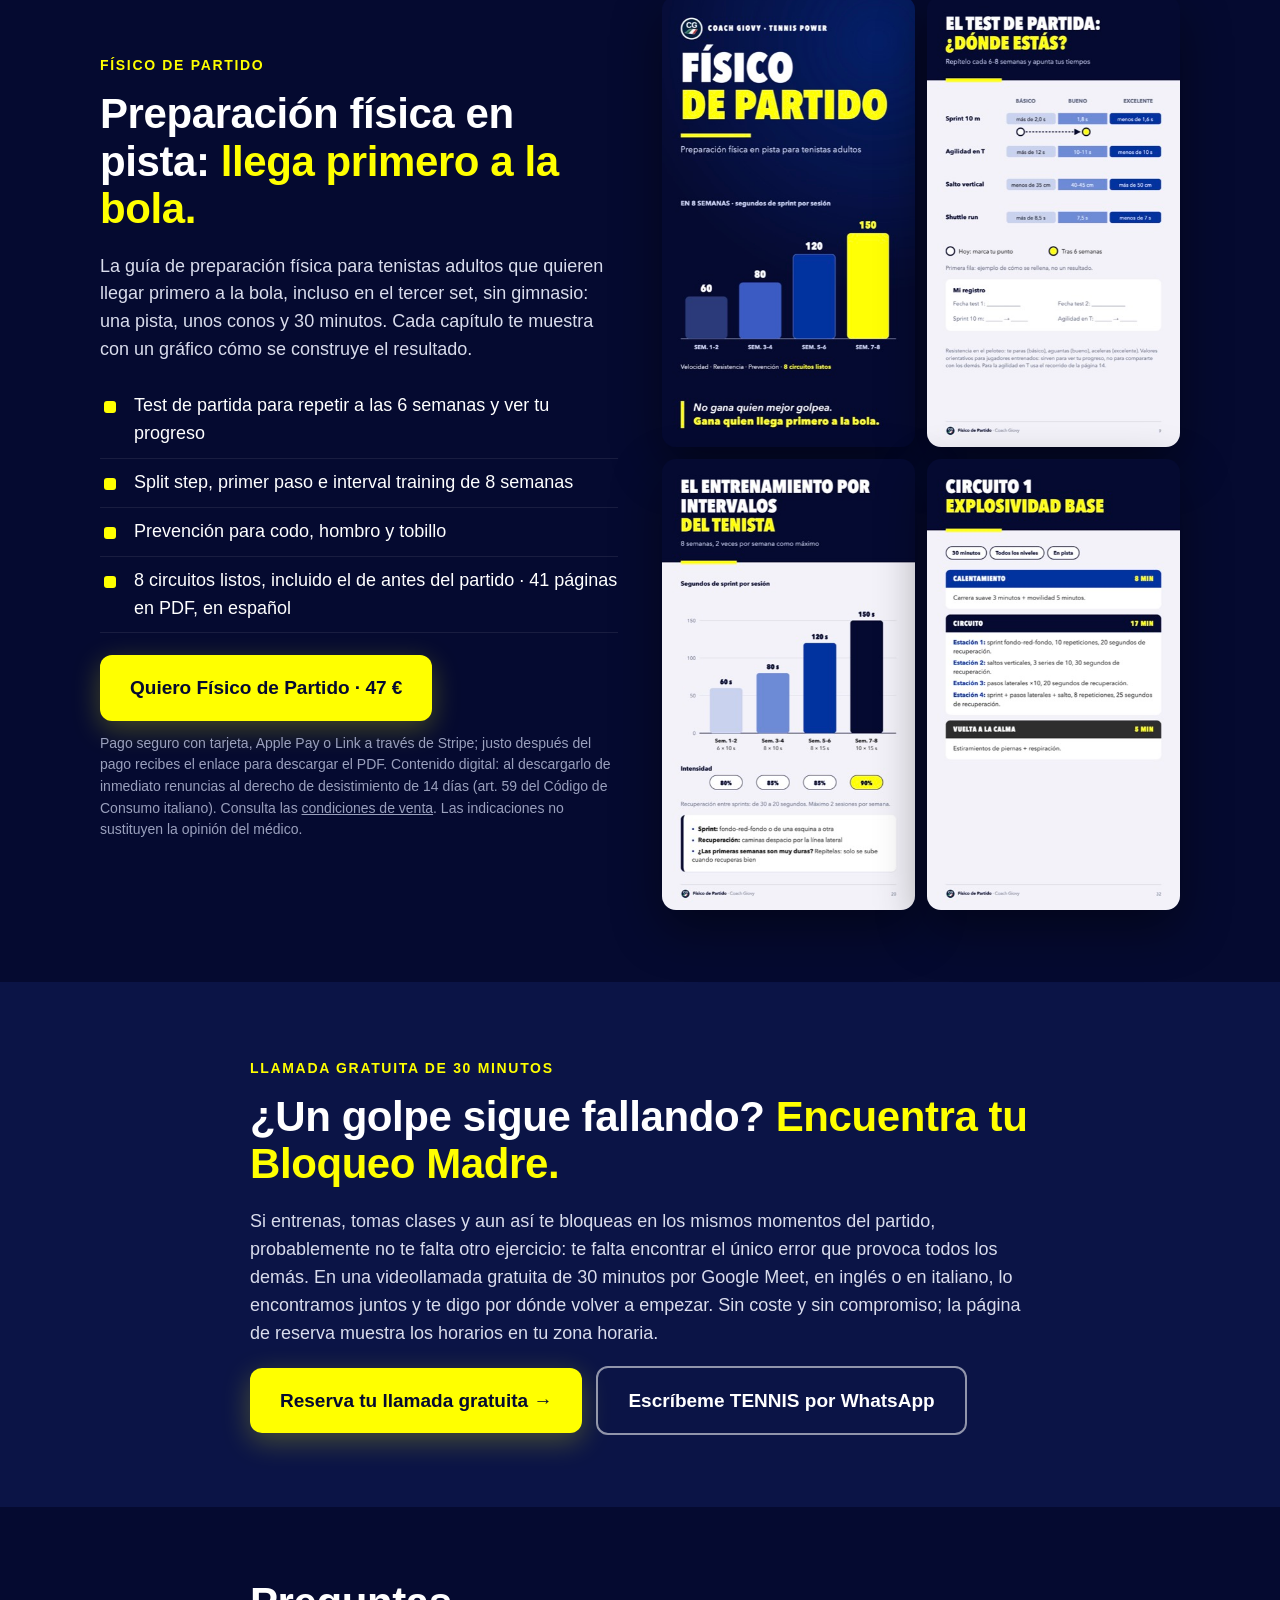
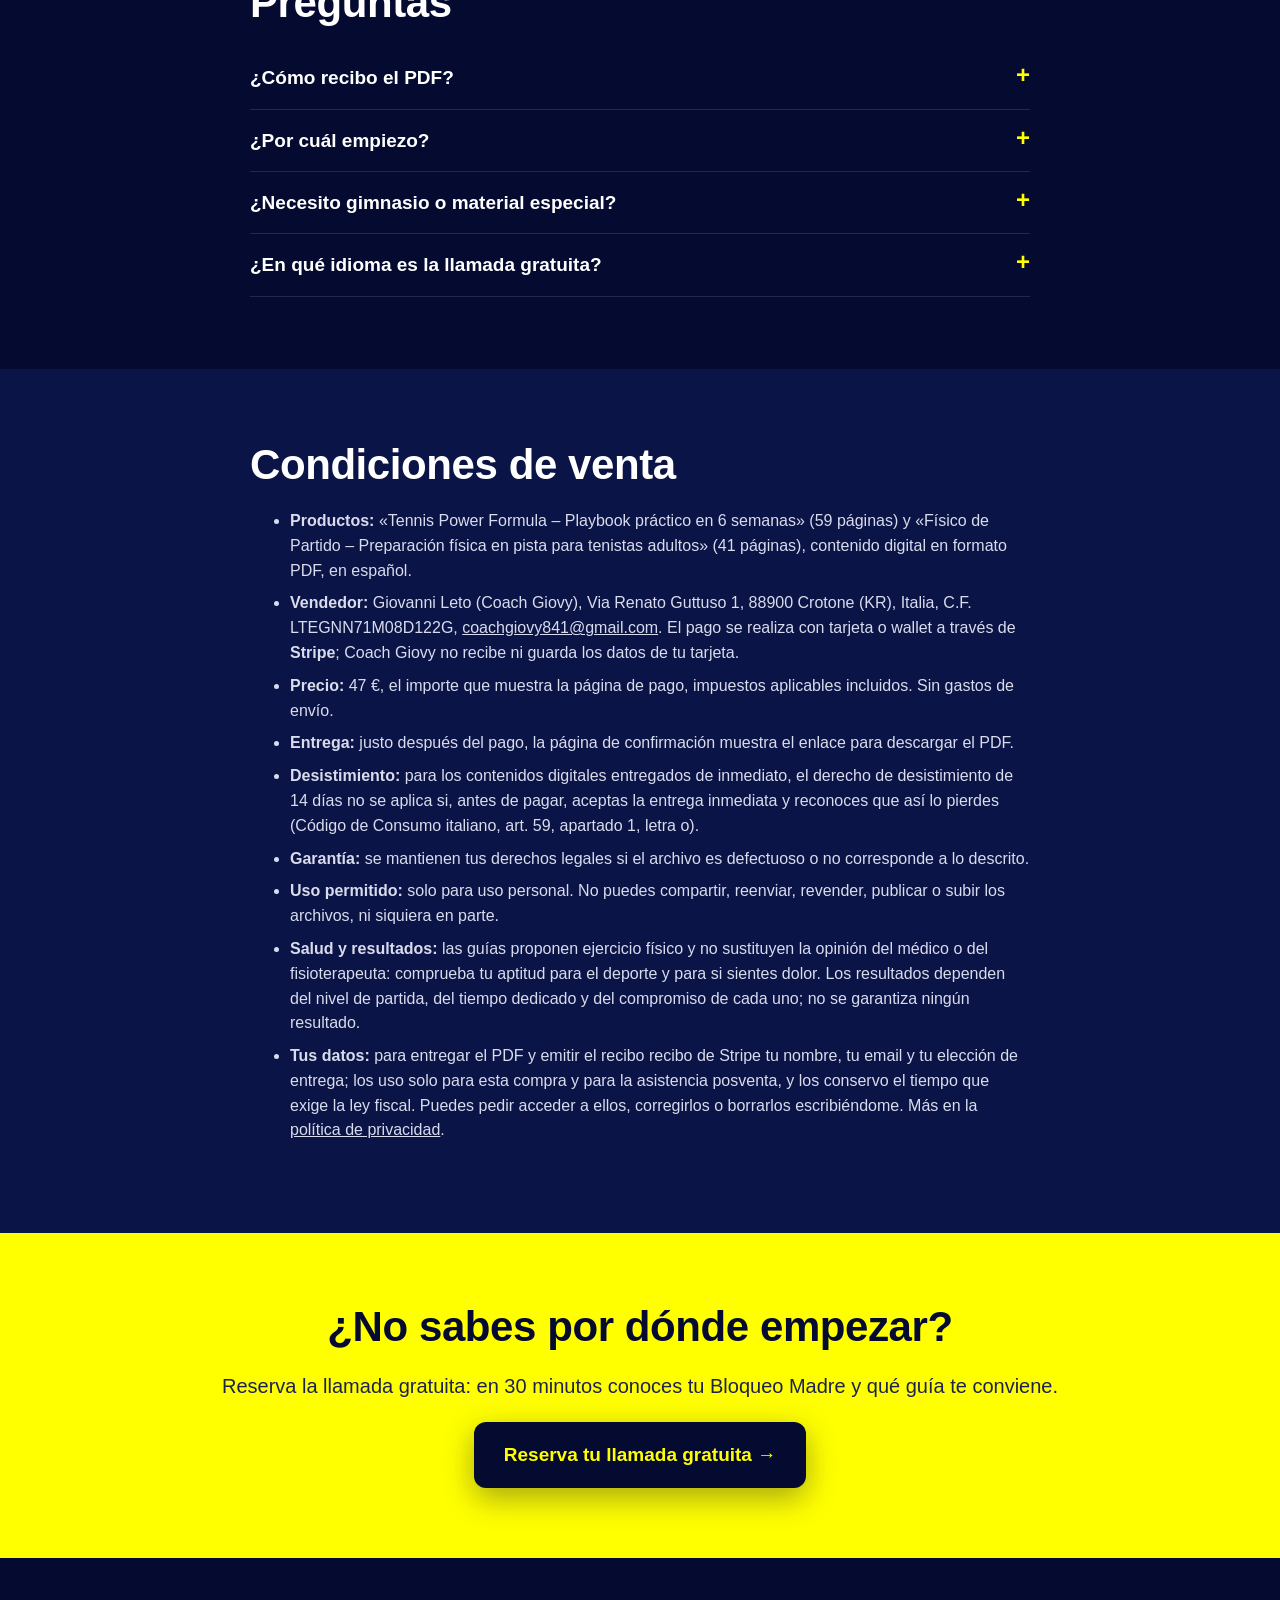
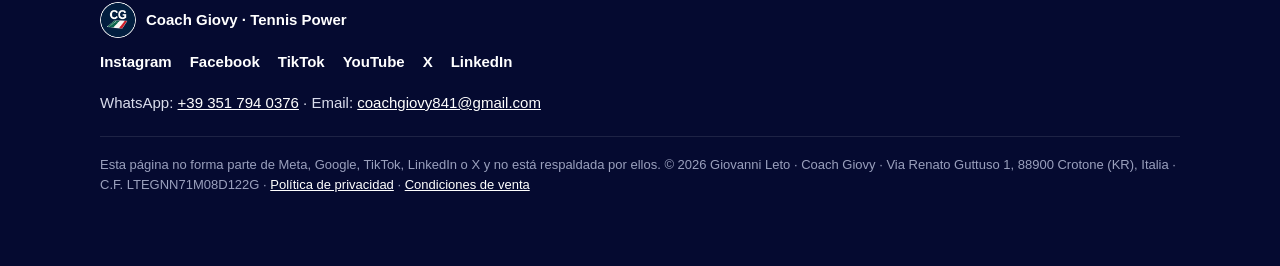
<file: es/index.html>
<!doctype html>
<!-- Pagina di vendita in spagnolo: Playbook e Físico de Partido, link Stripe creati e provati il 06/11/2026, 47 euro dal 10/11/2026. Generata da un unico modello con la gemella en/index.html. -->
<html lang="es">
<head>
<meta charset="utf-8">
<meta name="viewport" content="width=device-width, initial-scale=1">
<title>Coach Giovy – Guías de tenis en español</title>
<meta name="description" content="Dos guías prácticas en PDF para tenistas adultos: el Playbook Tennis Power Formula de 6 semanas y Físico de Partido, preparación física en pista. 47 € cada una, descarga inmediata.">
<link rel="icon" href="../img/logo.png">
<link rel="alternate" hreflang="it" href="https://coachgiovy841-del.github.io/">
<link rel="alternate" hreflang="en" href="https://coachgiovy841-del.github.io/en/">
<link rel="alternate" hreflang="es" href="https://coachgiovy841-del.github.io/es/">
<style>
:root{--navy:#050A30;--navy2:#0b1446;--giallo:#FFFF00;--bianco:#fff;--testo:#d9dcec;--grigio:#9aa0bd}
*{box-sizing:border-box}
html{scroll-behavior:smooth}
body{margin:0;background:var(--navy);color:var(--bianco);font-family:-apple-system,BlinkMacSystemFont,"Segoe UI",Roboto,"Helvetica Neue",Arial,sans-serif;font-size:18px;line-height:1.55;-webkit-font-smoothing:antialiased}
img{max-width:100%;display:block}
a{color:inherit}
.wrap{max-width:1120px;margin:0 auto;padding:0 20px}
.giallo{color:var(--giallo)}
h1,h2,h3{line-height:1.12;margin:0 0 .5em;font-weight:900;letter-spacing:-.01em}
h1{font-size:clamp(34px,5.6vw,58px)}
h2{font-size:clamp(28px,4vw,42px)}
h3{font-size:21px}
p{margin:0 0 1em;color:var(--testo)}
.eyebrow{display:inline-block;font-weight:700;font-size:14px;letter-spacing:.12em;text-transform:uppercase;color:var(--giallo);margin-bottom:14px}
section{padding:72px 0}
.alt{background:var(--navy2)}
.btn{display:inline-flex;align-items:center;justify-content:center;gap:10px;background:var(--giallo);color:var(--navy);font-weight:900;font-size:19px;text-decoration:none;padding:18px 30px;border-radius:12px;box-shadow:0 8px 28px rgba(255,255,0,.25);text-align:center}
.btn.out{background:transparent;color:var(--bianco);border:2px solid rgba(255,255,255,.55);box-shadow:none;font-weight:700}
.cta-row{display:flex;flex-wrap:wrap;gap:14px;align-items:center;margin-top:8px}
.nota{font-size:14px;color:var(--grigio);margin-top:12px}
.top{position:sticky;top:0;z-index:20;background:rgba(5,10,48,.92);backdrop-filter:blur(8px);border-bottom:1px solid rgba(255,255,255,.08)}
.top .wrap{display:flex;align-items:center;justify-content:space-between;height:64px;gap:12px}
.brand{display:flex;align-items:center;gap:10px;font-weight:900;text-decoration:none}
.brand img{width:36px;height:36px;border-radius:50%}
.lingue{font-size:14px;color:var(--grigio)}
.lingue a{color:var(--bianco);text-decoration:none;font-weight:700;margin-left:8px}
.lingue b{color:var(--giallo);margin-left:8px}
.hero{padding:56px 0 64px;background:radial-gradient(1200px 500px at 80% 0%,rgba(255,170,40,.18),transparent 60%),var(--navy)}
.hero p.lead{font-size:21px;color:var(--bianco);max-width:760px}
.punti{display:flex;flex-wrap:wrap;gap:8px 18px;margin-top:22px;font-size:15px;color:var(--testo)}
.punti span::before{content:"✓ ";color:var(--giallo);font-weight:900}
.slide{border-radius:14px;overflow:hidden;box-shadow:0 18px 50px rgba(0,0,0,.45)}
.split{display:grid;grid-template-columns:1fr 1fr;gap:44px;align-items:center}
.anteprime{display:grid;grid-template-columns:1fr 1fr;gap:12px}
.lista{list-style:none;padding:0;margin:0 0 1.2em}
.lista li{padding:10px 0 10px 34px;position:relative;color:var(--bianco);border-bottom:1px solid rgba(255,255,255,.08)}
.lista li::before{content:"";position:absolute;left:4px;top:19px;width:12px;height:12px;background:var(--giallo);border-radius:3px}
.prezzo{font-size:15px;color:var(--grigio);margin:0 0 10px}
details{border-bottom:1px solid rgba(255,255,255,.12);padding:16px 0}
summary{cursor:pointer;font-weight:700;font-size:19px;list-style:none;display:flex;justify-content:space-between;gap:16px}
summary::after{content:"+";color:var(--giallo);font-weight:900;font-size:24px;line-height:1}
details[open] summary::after{content:"–"}
details p{margin:12px 0 0}
.condizioni h3{color:var(--giallo);margin-top:26px}
.condizioni li{color:var(--testo);margin-bottom:8px;font-size:16px}
.finale{background:var(--giallo);color:var(--navy);text-align:center;padding:70px 0}
.finale h2{color:var(--navy)}
.finale p{color:#1d2250;font-size:20px}
.finale .btn{background:var(--navy);color:var(--giallo);box-shadow:0 10px 30px rgba(5,10,48,.35)}
footer{padding:44px 0 60px;font-size:15px;color:var(--grigio)}
footer a{color:var(--bianco)}
.social{display:flex;flex-wrap:wrap;gap:10px 18px;margin:12px 0 18px}
.social a{text-decoration:none;font-weight:700}
.legale{margin-top:22px;padding-top:18px;border-top:1px solid rgba(255,255,255,.1);font-size:13px;line-height:1.55}
.legale p{color:var(--grigio);margin:0 0 10px}
@media (max-width:860px){
  body{font-size:17px}
  section{padding:54px 0}
  .split{grid-template-columns:1fr;gap:28px}
  .hero{padding-top:36px}
  .btn{width:100%}
}
@media (max-width:420px){.top .lingue span{display:none}}
</style>
</head>
<body>

<header class="top">
  <div class="wrap">
    <a class="brand" href="#inizio"><img src="../img/logo.png" alt="">Coach Giovy</a>
    <div class="lingue"><span>Idioma:</span><a href="../">Italiano</a><a href="../en/">English</a><b>Español</b></div>
  </div>
</header>

<main id="inizio">

<section class="hero">
  <div class="wrap">
    <span class="eyebrow">Para tenistas adultos que quieren un plan, no ejercicios sueltos</span>
    <h1>Entrena con un plan. <span class="giallo">Juega el partido que practicas.</span></h1>
    <p class="lead">Dos guías prácticas de Coach Giovy, en español, para usar en la pista por tu cuenta: un método de 6 semanas para tu juego y un programa de preparación física en pista para llegar a cada bola, incluso en el tercer set.</p>
    <div class="cta-row">
      <a class="btn" href="#playbook">Quiero el Playbook · 47 €</a>
      <a class="btn out" href="#fisico">Quiero Físico de Partido · 47 €</a>
    </div>
    <div class="punti"><span>Descarga inmediata del PDF</span><span>Pensadas para jugadores adultos de club</span><span>Úsalas en el móvil o imprímelas</span></div>
  </div>
</section>

<section id="playbook" class="alt">
  <div class="wrap split">
    <div>
      <span class="eyebrow">Tennis Power Formula</span>
      <h2>El Playbook: <span class="giallo">tu juego en 6 semanas.</span></h2>
      <p>El método del curso de Bangkok en un PDF de 59 páginas para usar en la pista. Cada semana tiene un objetivo medible, una sesión de 60-75 minutos, microsesiones de 10-15 minutos, las correcciones de los errores típicos y un registro para ver tu progreso.</p>
      <ul class="lista">
        <li>Saque y split-step, resto, derecha, revés, juego de puntos, plan de partido bajo presión</li>
        <li>Tres niveles: Base, Pro y Elite</li>
        <li>Reset mental de 2 minutos, Challenge final y plan de 30 días</li>
        <li>59 páginas en PDF, en español</li>
      </ul>
      <div class="cta-row">
        <a class="btn" id="compra-playbook-es" href="https://buy.stripe.com/bJedRa1oF28Kbc9bNy9bO04" target="_blank" rel="noopener">Quiero el Playbook · 47 €</a>
      </div>
      <p class="nota">Pago seguro con tarjeta, Apple Pay o Link a través de Stripe; justo después del pago recibes el enlace para descargar el PDF. Contenido digital: al descargarlo de inmediato renuncias al derecho de desistimiento de 14 días (art. 59 del Código de Consumo italiano). Consulta las <a href="#condiciones">condiciones de venta</a>.</p>
    </div>
    <div class="anteprime">
      <div class="slide"><img src="img/playbook-1.jpg" alt="Portada del Playbook Tennis Power Formula" loading="lazy"></div>
      <div class="slide"><img src="img/playbook-4.jpg" alt="El recorrido en 6 capítulos" loading="lazy"></div>
      <div class="slide"><img src="img/playbook-7.jpg" alt="Una sesión de la semana 1" loading="lazy"></div>
      <div class="slide"><img src="img/playbook-53.jpg" alt="El Challenge final" loading="lazy"></div>
    </div>
  </div>
</section>

<section id="fisico">
  <div class="wrap split">
    <div>
      <span class="eyebrow">Físico de Partido</span>
      <h2>Preparación física en pista: <span class="giallo">llega primero a la bola.</span></h2>
      <p>La guía de preparación física para tenistas adultos que quieren llegar primero a la bola, incluso en el tercer set, sin gimnasio: una pista, unos conos y 30 minutos. Cada capítulo te muestra con un gráfico cómo se construye el resultado.</p>
      <ul class="lista">
        <li>Test de partida para repetir a las 6 semanas y ver tu progreso</li>
        <li>Split step, primer paso e interval training de 8 semanas</li>
        <li>Prevención para codo, hombro y tobillo</li>
        <li>8 circuitos listos, incluido el de antes del partido · 41 páginas en PDF, en español</li>
      </ul>
      <div class="cta-row">
        <a class="btn" id="compra-fisico-es" href="https://buy.stripe.com/eVq3cwffvdRs2FD4l69bO06" target="_blank" rel="noopener">Quiero Físico de Partido · 47 €</a>
      </div>
      <p class="nota">Pago seguro con tarjeta, Apple Pay o Link a través de Stripe; justo después del pago recibes el enlace para descargar el PDF. Contenido digital: al descargarlo de inmediato renuncias al derecho de desistimiento de 14 días (art. 59 del Código de Consumo italiano). Consulta las <a href="#condiciones">condiciones de venta</a>. Las indicaciones no sustituyen la opinión del médico.</p>
    </div>
    <div class="anteprime">
      <div class="slide"><img src="img/fisico-1.jpg" alt="Portada de la guía Físico de Partido" loading="lazy"></div>
      <div class="slide"><img src="img/fisico-9.jpg" alt="El test de partida para repetir a las 6 semanas" loading="lazy"></div>
      <div class="slide"><img src="img/fisico-20.jpg" alt="El interval training en 8 semanas" loading="lazy"></div>
      <div class="slide"><img src="img/fisico-32.jpg" alt="Un circuito listo de 30 minutos" loading="lazy"></div>
    </div>
  </div>
</section>

<section class="alt" id="call">
  <div class="wrap" style="max-width:820px">
    <span class="eyebrow">Llamada gratuita de 30 minutos</span>
    <h2>¿Un golpe sigue fallando? <span class="giallo">Encuentra tu Bloqueo Madre.</span></h2>
    <p>Si entrenas, tomas clases y aun así te bloqueas en los mismos momentos del partido, probablemente no te falta otro ejercicio: te falta encontrar el único error que provoca todos los demás. En una videollamada gratuita de 30 minutos por Google Meet, en inglés o en italiano, lo encontramos juntos y te digo por dónde volver a empezar. Sin coste y sin compromiso; la página de reserva muestra los horarios en tu zona horaria.</p>
    <div class="cta-row">
      <a class="btn" href="https://calendar.app.google/vhpC8xXXcmGHWAYC7" target="_blank" rel="noopener">Reserva tu llamada gratuita →</a>
      <a class="btn out" href="https://wa.me/393517940376?text=TENNIS" target="_blank" rel="noopener">Escríbeme TENNIS por WhatsApp</a>
    </div>
  </div>
</section>

<section>
  <div class="wrap" style="max-width:820px">
    <h2>Preguntas</h2>
    <details><summary>¿Cómo recibo el PDF?</summary><p>Justo después del pago, la página de confirmación te muestra el enlace para descargarlo. Guarda el enlace para volver a descargarlo cuando quieras. Si algo falla, escribe a coachgiovy841@gmail.com y te lo reenvío.</p></details>
    <details><summary>¿Por cuál empiezo?</summary><p>Si tus golpes fallan en los partidos, empieza por el Playbook. Si las piernas se rinden antes que los golpes, empieza por Físico de Partido. Funcionan bien juntos: el Playbook para el juego, Físico de Partido para el cuerpo.</p></details>
    <details><summary>¿Necesito gimnasio o material especial?</summary><p>No. Todo se hace en la pista, solo o con un compañero: bolas, unos conos y, para algunos ejercicios, una banda elástica.</p></details>
    <details><summary>¿En qué idioma es la llamada gratuita?</summary><p>En inglés o en italiano. Las guías están completamente en español.</p></details>
  </div>
</section>

<section class="alt condizioni" id="condiciones">
  <div class="wrap" style="max-width:820px">
    <h2>Condiciones de venta</h2>
    <ul>
        <li><b>Productos:</b> «Tennis Power Formula – Playbook práctico en 6 semanas» (59 páginas) y «Físico de Partido – Preparación física en pista para tenistas adultos» (41 páginas), contenido digital en formato PDF, en español.</li>
        <li><b>Vendedor:</b> Giovanni Leto (Coach Giovy), Via Renato Guttuso 1, 88900 Crotone (KR), Italia, C.F. LTEGNN71M08D122G, <a href="mailto:coachgiovy841@gmail.com">coachgiovy841@gmail.com</a>. El pago se realiza con tarjeta o wallet a través de <b>Stripe</b>; Coach Giovy no recibe ni guarda los datos de tu tarjeta.</li>
        <li><b>Precio:</b> 47 €, el importe que muestra la página de pago, impuestos aplicables incluidos. Sin gastos de envío.</li>
        <li><b>Entrega:</b> justo después del pago, la página de confirmación muestra el enlace para descargar el PDF.</li>
        <li><b>Desistimiento:</b> para los contenidos digitales entregados de inmediato, el derecho de desistimiento de 14 días no se aplica si, antes de pagar, aceptas la entrega inmediata y reconoces que así lo pierdes (Código de Consumo italiano, art. 59, apartado 1, letra o).</li>
        <li><b>Garantía:</b> se mantienen tus derechos legales si el archivo es defectuoso o no corresponde a lo descrito.</li>
        <li><b>Uso permitido:</b> solo para uso personal. No puedes compartir, reenviar, revender, publicar o subir los archivos, ni siquiera en parte.</li>
        <li><b>Salud y resultados:</b> las guías proponen ejercicio físico y no sustituyen la opinión del médico o del fisioterapeuta: comprueba tu aptitud para el deporte y para si sientes dolor. Los resultados dependen del nivel de partida, del tiempo dedicado y del compromiso de cada uno; no se garantiza ningún resultado.</li>
        <li><b>Tus datos:</b> para entregar el PDF y emitir el recibo recibo de Stripe tu nombre, tu email y tu elección de entrega; los uso solo para esta compra y para la asistencia posventa, y los conservo el tiempo que exige la ley fiscal. Puedes pedir acceder a ellos, corregirlos o borrarlos escribiéndome. Más en la <a href="../privacy.html">política de privacidad</a>.</li>
    </ul>
  </div>
</section>

<section class="finale">
  <div class="wrap">
    <h2>¿No sabes por dónde empezar?</h2>
    <p>Reserva la llamada gratuita: en 30 minutos conoces tu Bloqueo Madre y qué guía te conviene.</p>
    <a class="btn" href="https://calendar.app.google/vhpC8xXXcmGHWAYC7" target="_blank" rel="noopener">Reserva tu llamada gratuita →</a>
  </div>
</section>

</main>

<footer>
  <div class="wrap">
    <a class="brand" href="#inizio"><img src="../img/logo.png" alt="">Coach Giovy · Tennis Power</a>
    <div class="social">
      <a href="https://www.instagram.com/coach_giovy/" target="_blank" rel="noopener">Instagram</a>
      <a href="https://www.facebook.com/profile.php?id=61582420236286" target="_blank" rel="noopener">Facebook</a>
      <a href="https://www.tiktok.com/@coachgiovy" target="_blank" rel="noopener">TikTok</a>
      <a href="https://www.youtube.com/@TennisPowerFormulaClub" target="_blank" rel="noopener">YouTube</a>
      <a href="https://x.com/GiovyTennis" target="_blank" rel="noopener">X</a>
      <a href="https://www.linkedin.com/in/coach-giovy-leto-53047738b/" target="_blank" rel="noopener">LinkedIn</a>
    </div>
    <p>WhatsApp: <a href="https://wa.me/393517940376?text=TENNIS">+39 351 794 0376</a> · Email: <a href="mailto:coachgiovy841@gmail.com">coachgiovy841@gmail.com</a></p>
    <div class="legale">
      <p>Esta página no forma parte de Meta, Google, TikTok, LinkedIn o X y no está respaldada por ellos. © 2026 Giovanni Leto · Coach Giovy · Via Renato Guttuso 1, 88900 Crotone (KR), Italia · C.F. LTEGNN71M08D122G · <a href="../privacy.html">Política de privacidad</a> · <a href="#condiciones">Condiciones de venta</a></p>
    </div>
  </div>
</footer>

</body>
</html>
</file>
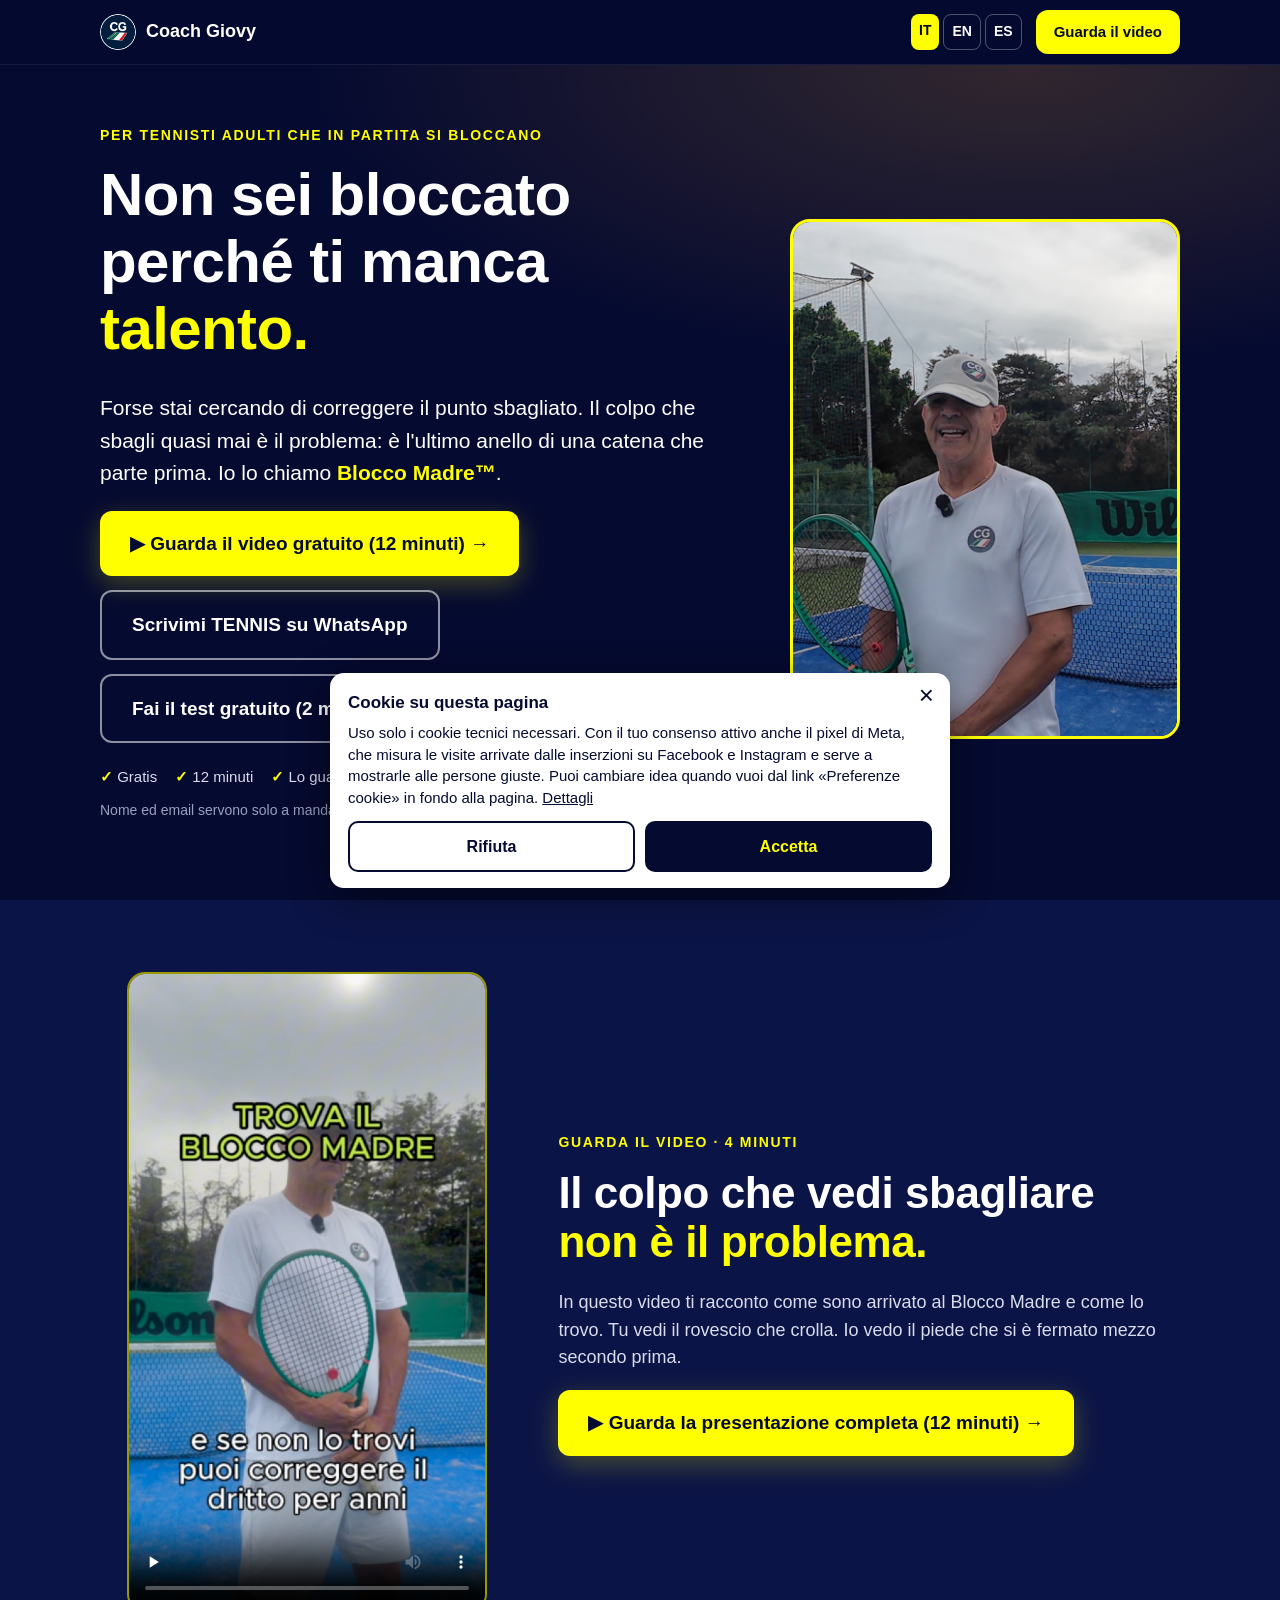
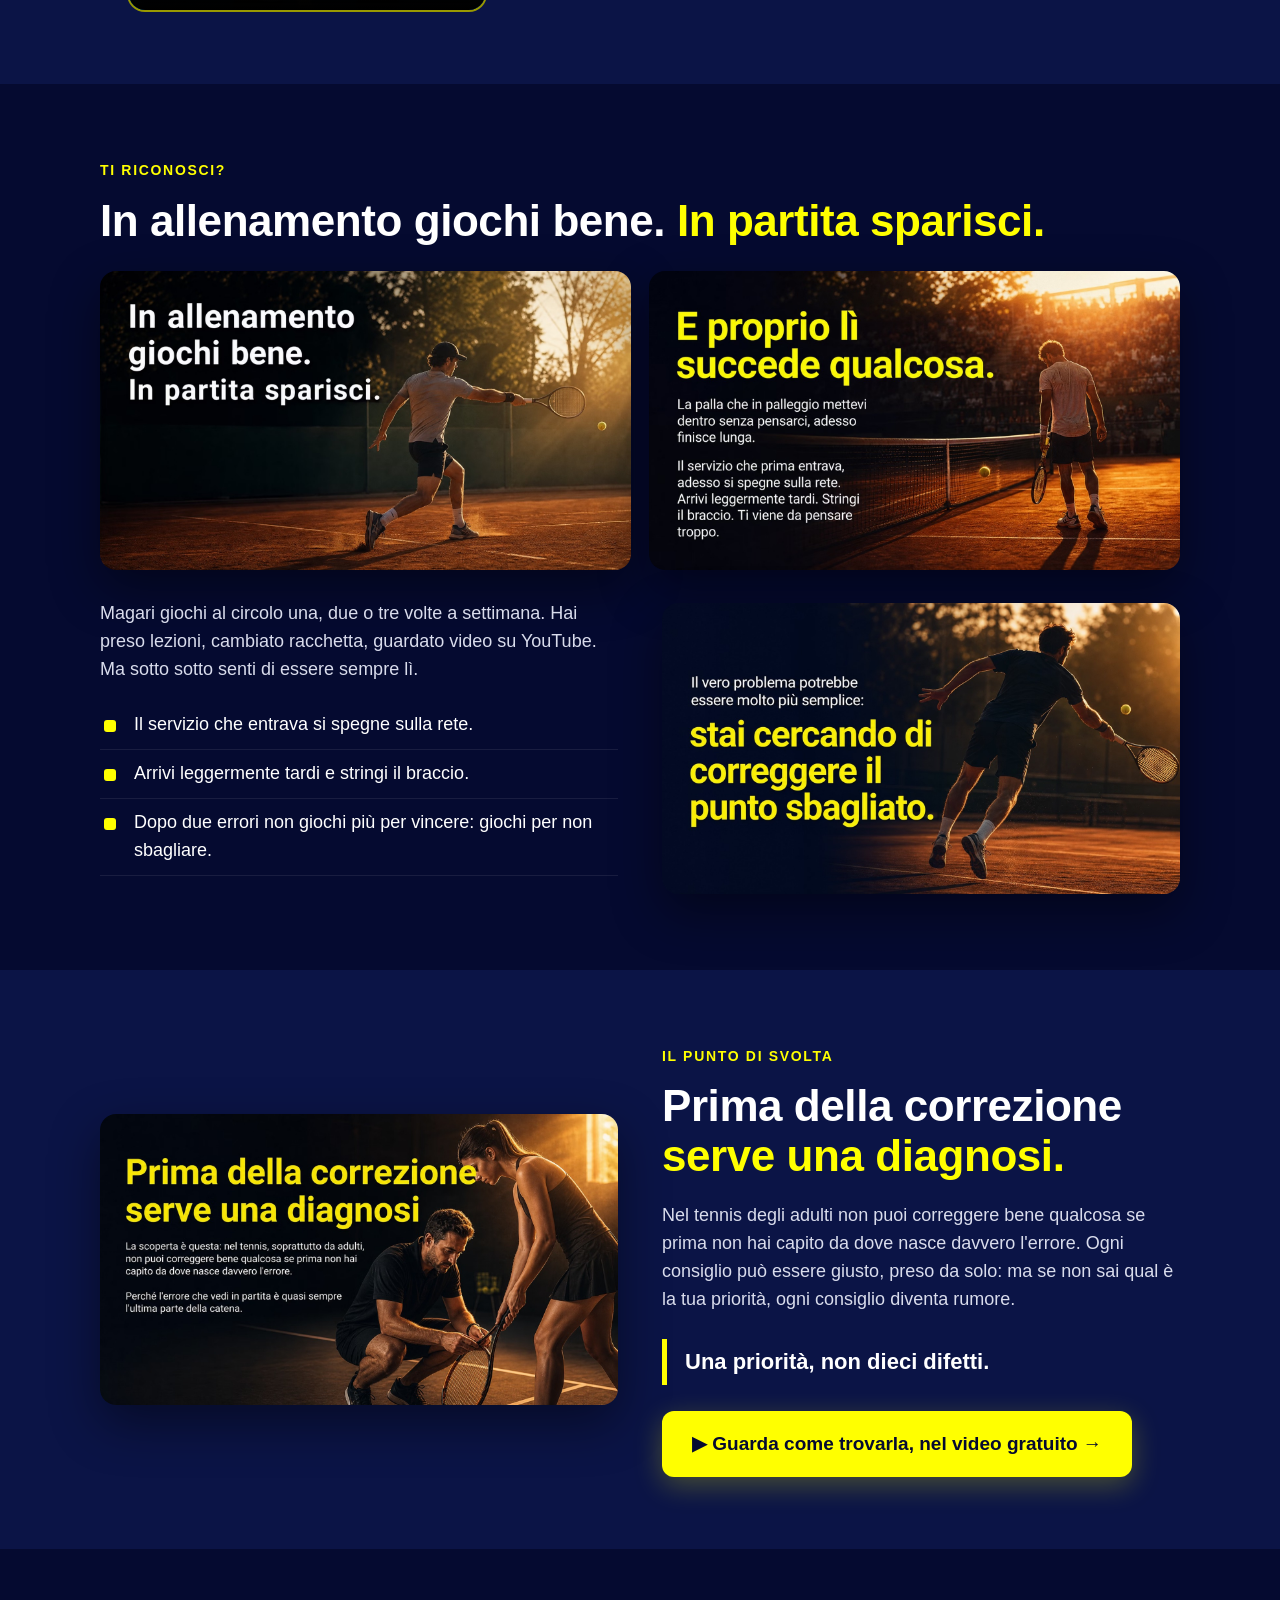
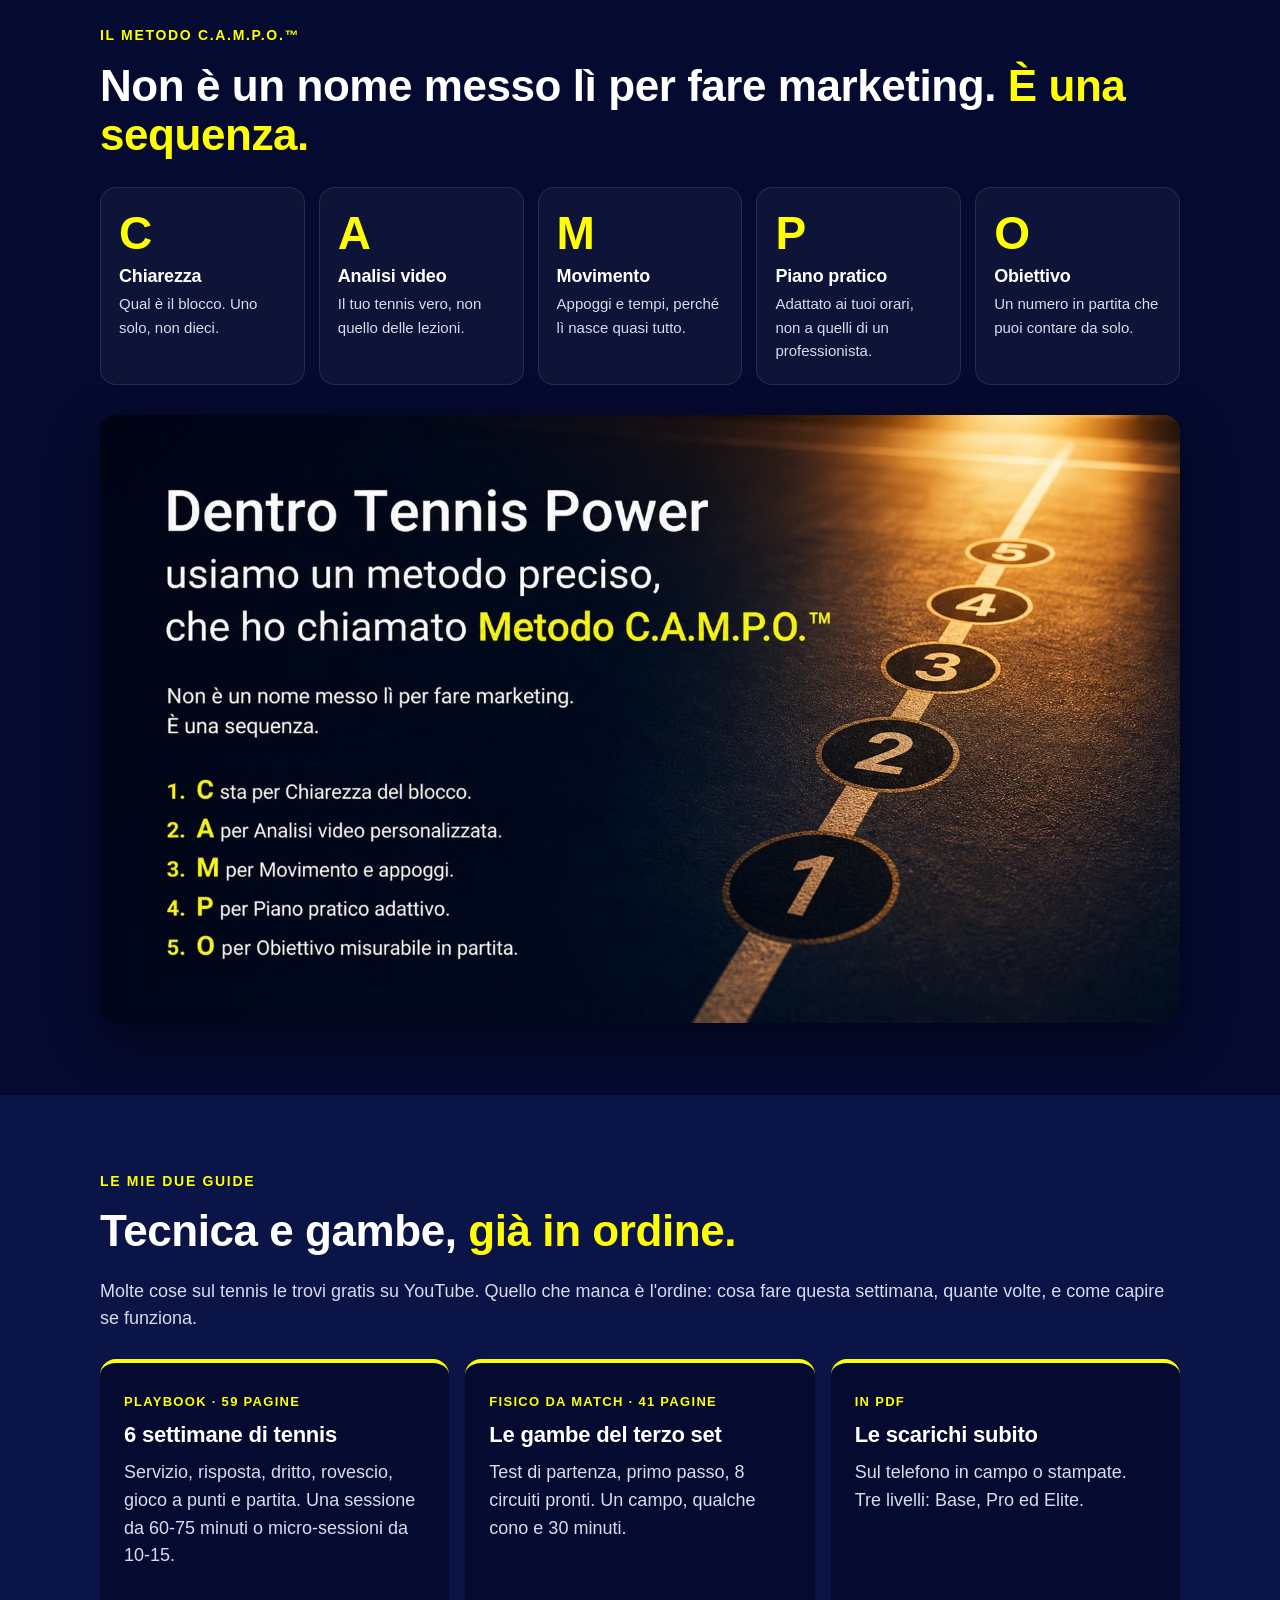
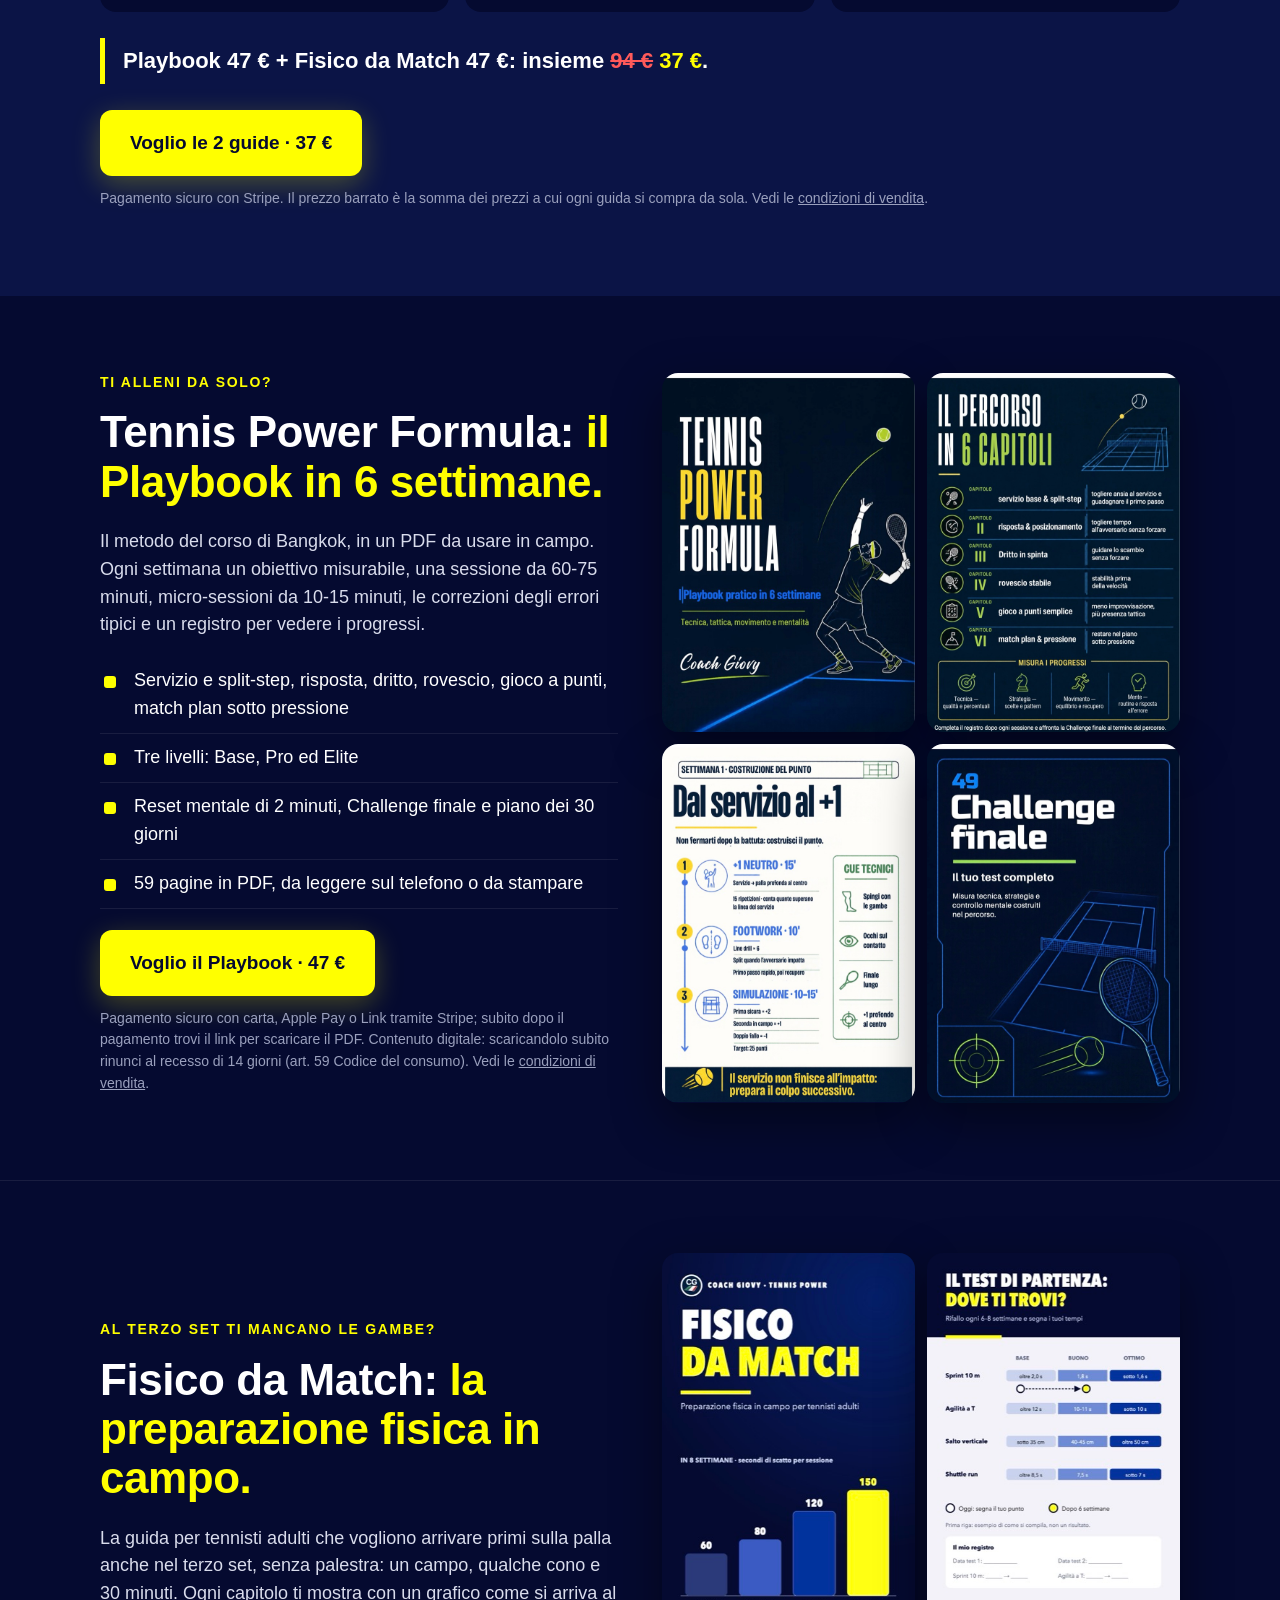
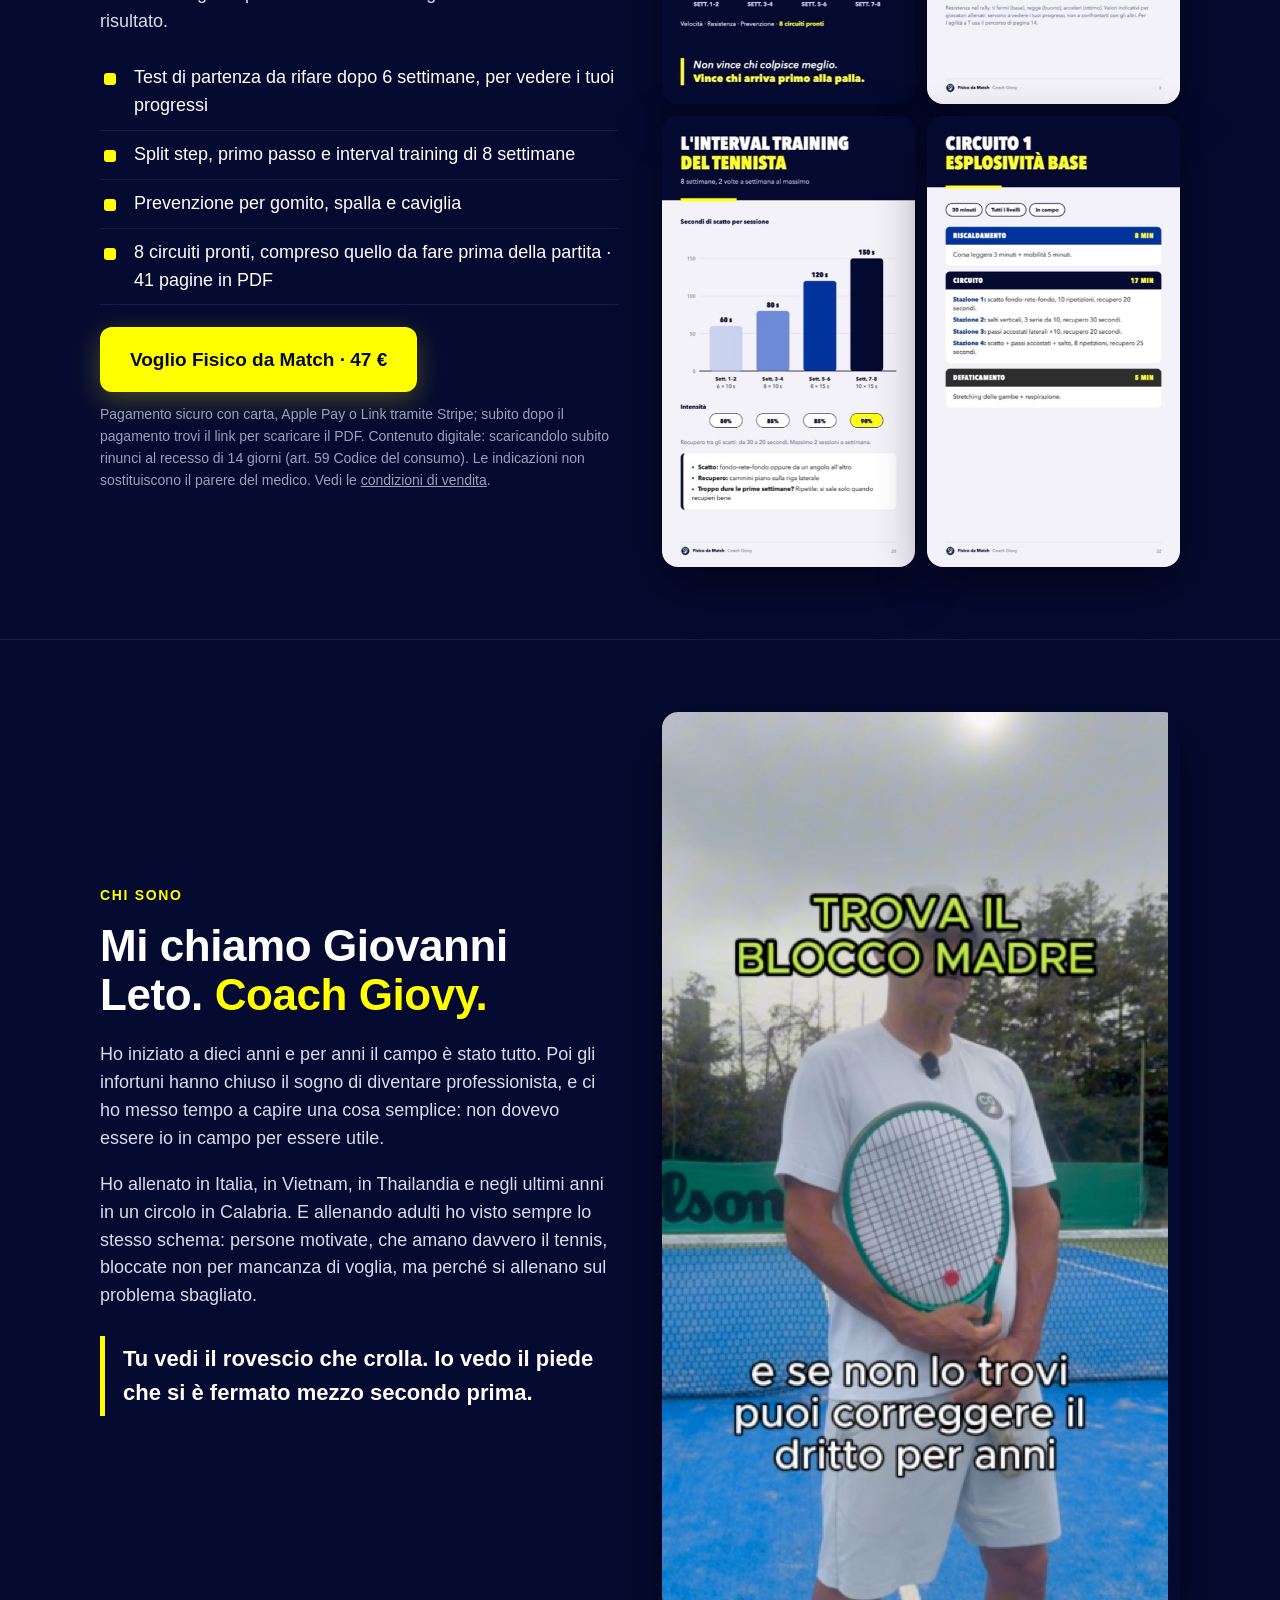
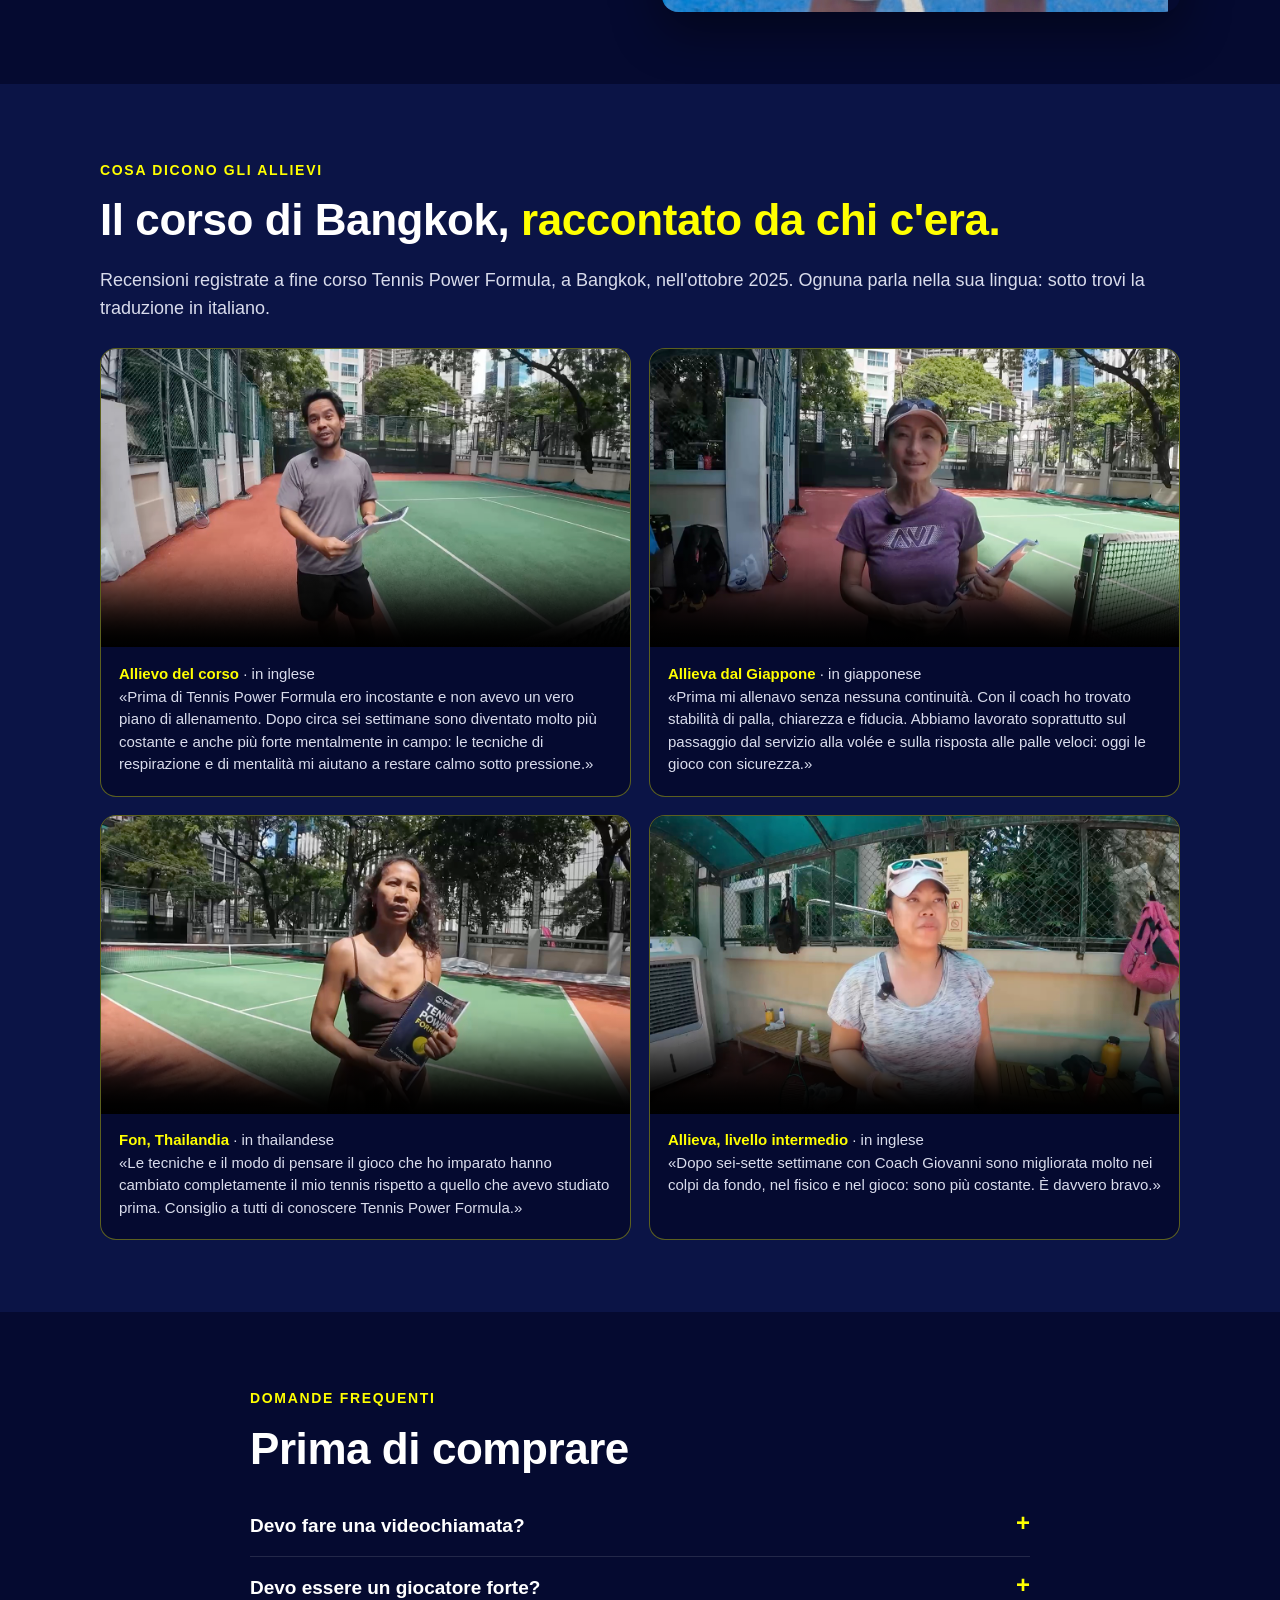
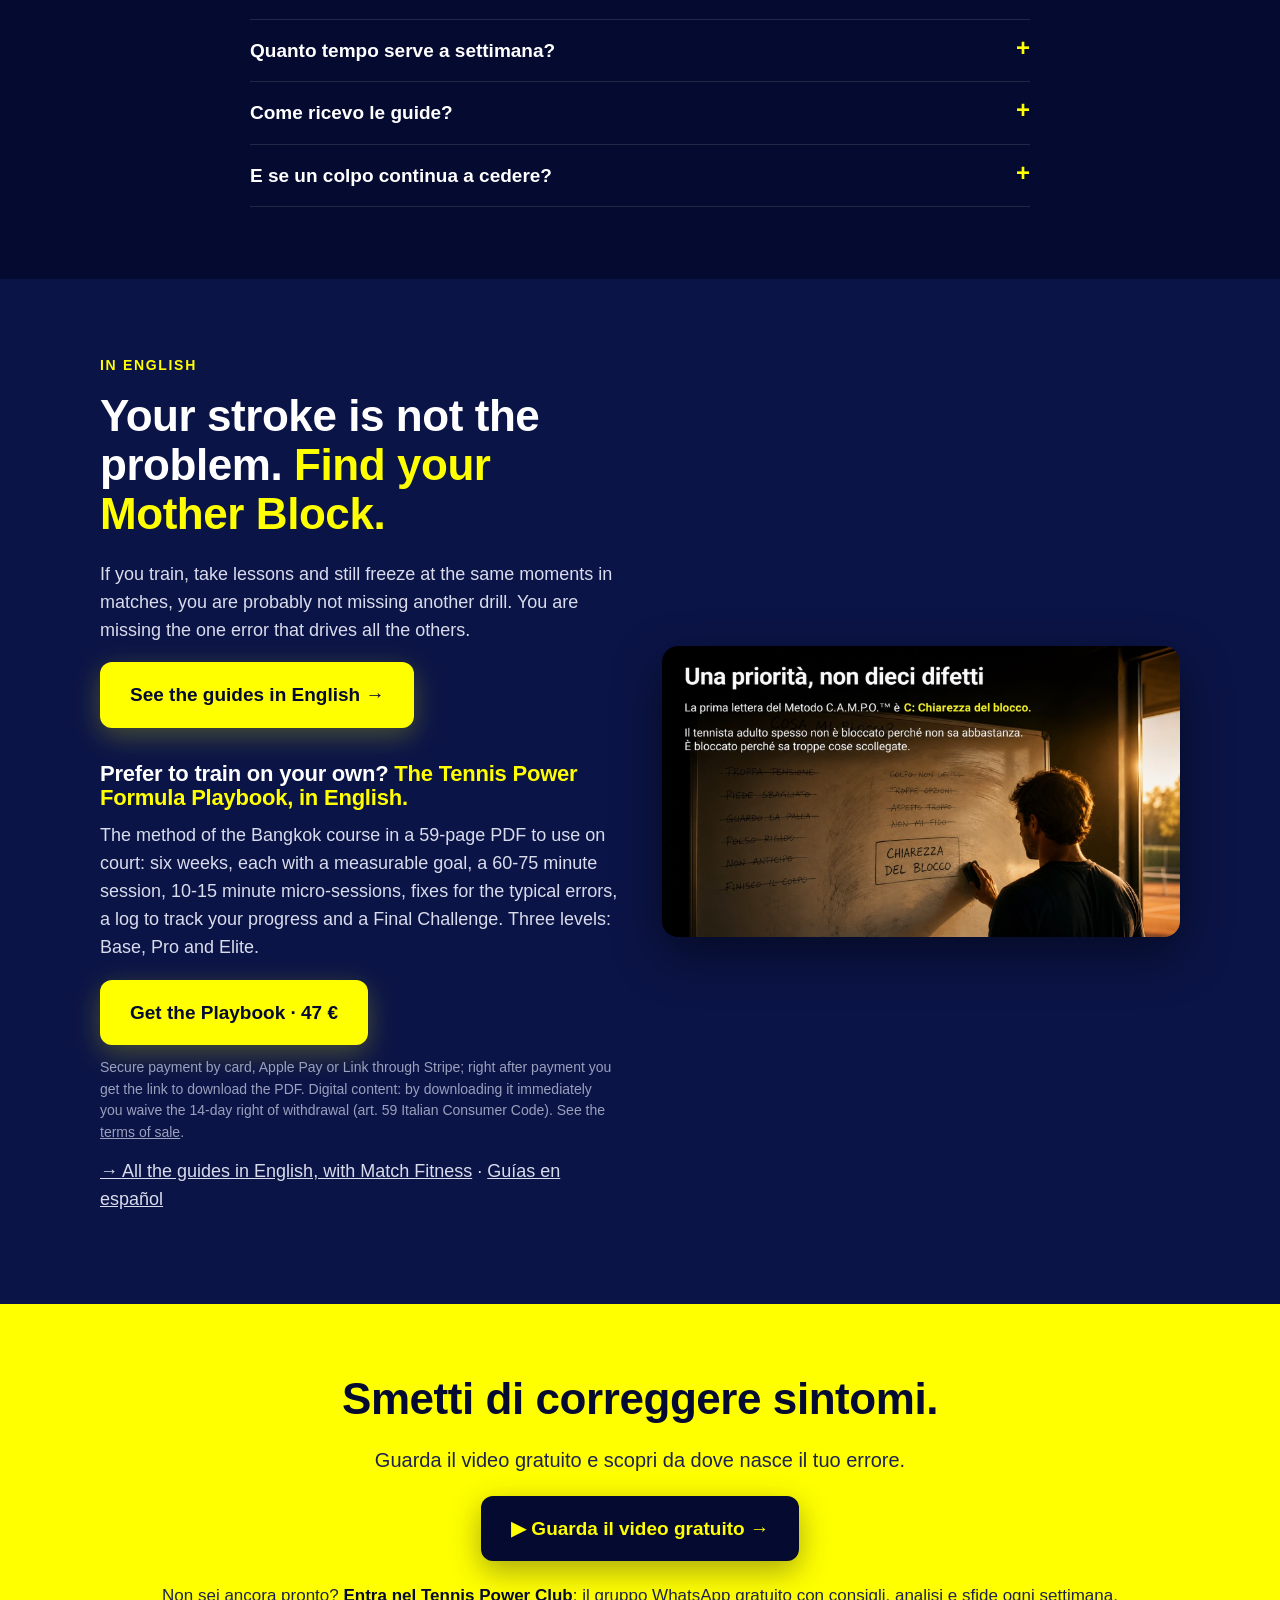
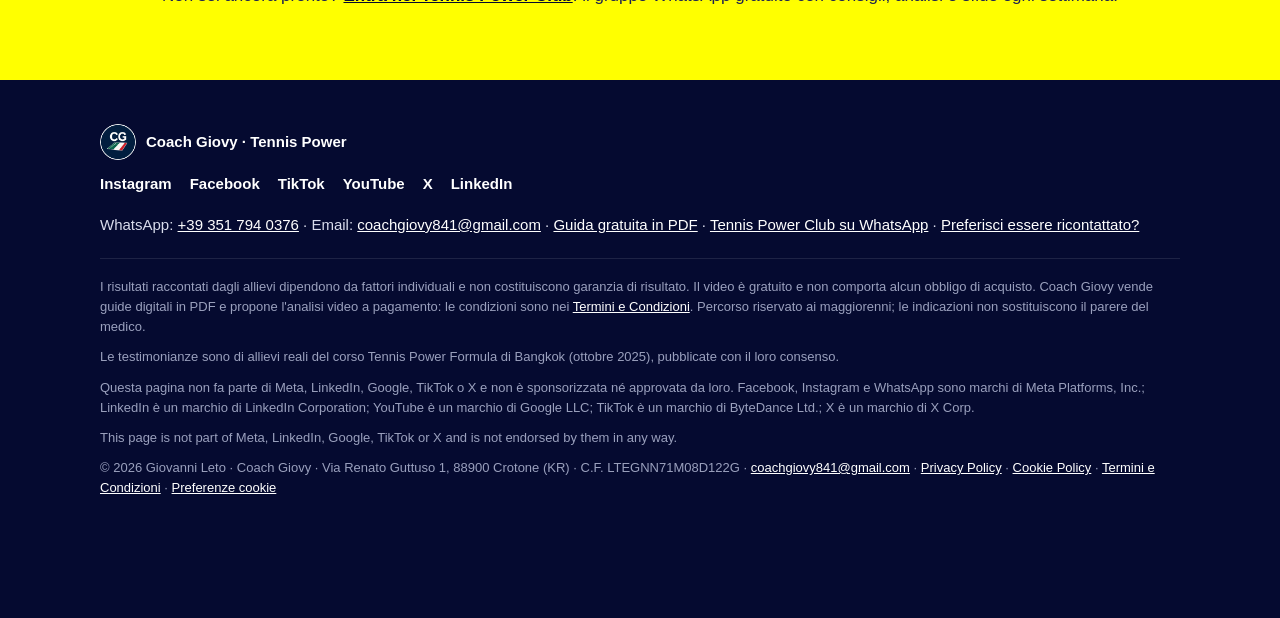
<file: playbook/index.html>
<!doctype html>
<html lang="it">
<head>
<meta charset="utf-8">
<meta name="viewport" content="width=device-width, initial-scale=1">
<title>Tennis Power Formula – Playbook in 6 settimane</title>
<meta name="description" content="Il Playbook Tennis Power Formula: 6 settimane di esercizi per tennisti adulti, 47 €.">
<meta property="og:type" content="website">
<meta property="og:url" content="https://coachgiovy841-del.github.io/playbook/">
<meta property="og:title" content="Tennis Power Formula – Playbook in 6 settimane · 47 €">
<meta property="og:description" content="59 pagine, un obiettivo misurabile a settimana, esercizi da fare in campo. Per tennisti adulti.">
<meta property="og:image" content="https://coachgiovy841-del.github.io/img/playbook-1.jpg">
<meta http-equiv="refresh" content="0; url=https://coachgiovy841-del.github.io/#playbook">
<link rel="canonical" href="https://coachgiovy841-del.github.io/#playbook">
<style>body{margin:0;background:#050A30;color:#fff;font-family:system-ui,sans-serif;display:flex;min-height:100vh;align-items:center;justify-content:center;text-align:center;padding:16px}a{color:#FFFF00}</style>
</head>
<body>
<p>Ti porto al Playbook Tennis Power Formula…<br><a href="https://coachgiovy841-del.github.io/#playbook">Se non si apre, tocca qui</a></p>
<script>location.replace("https://coachgiovy841-del.github.io/#playbook");</script>
</body>
</html>
</file>
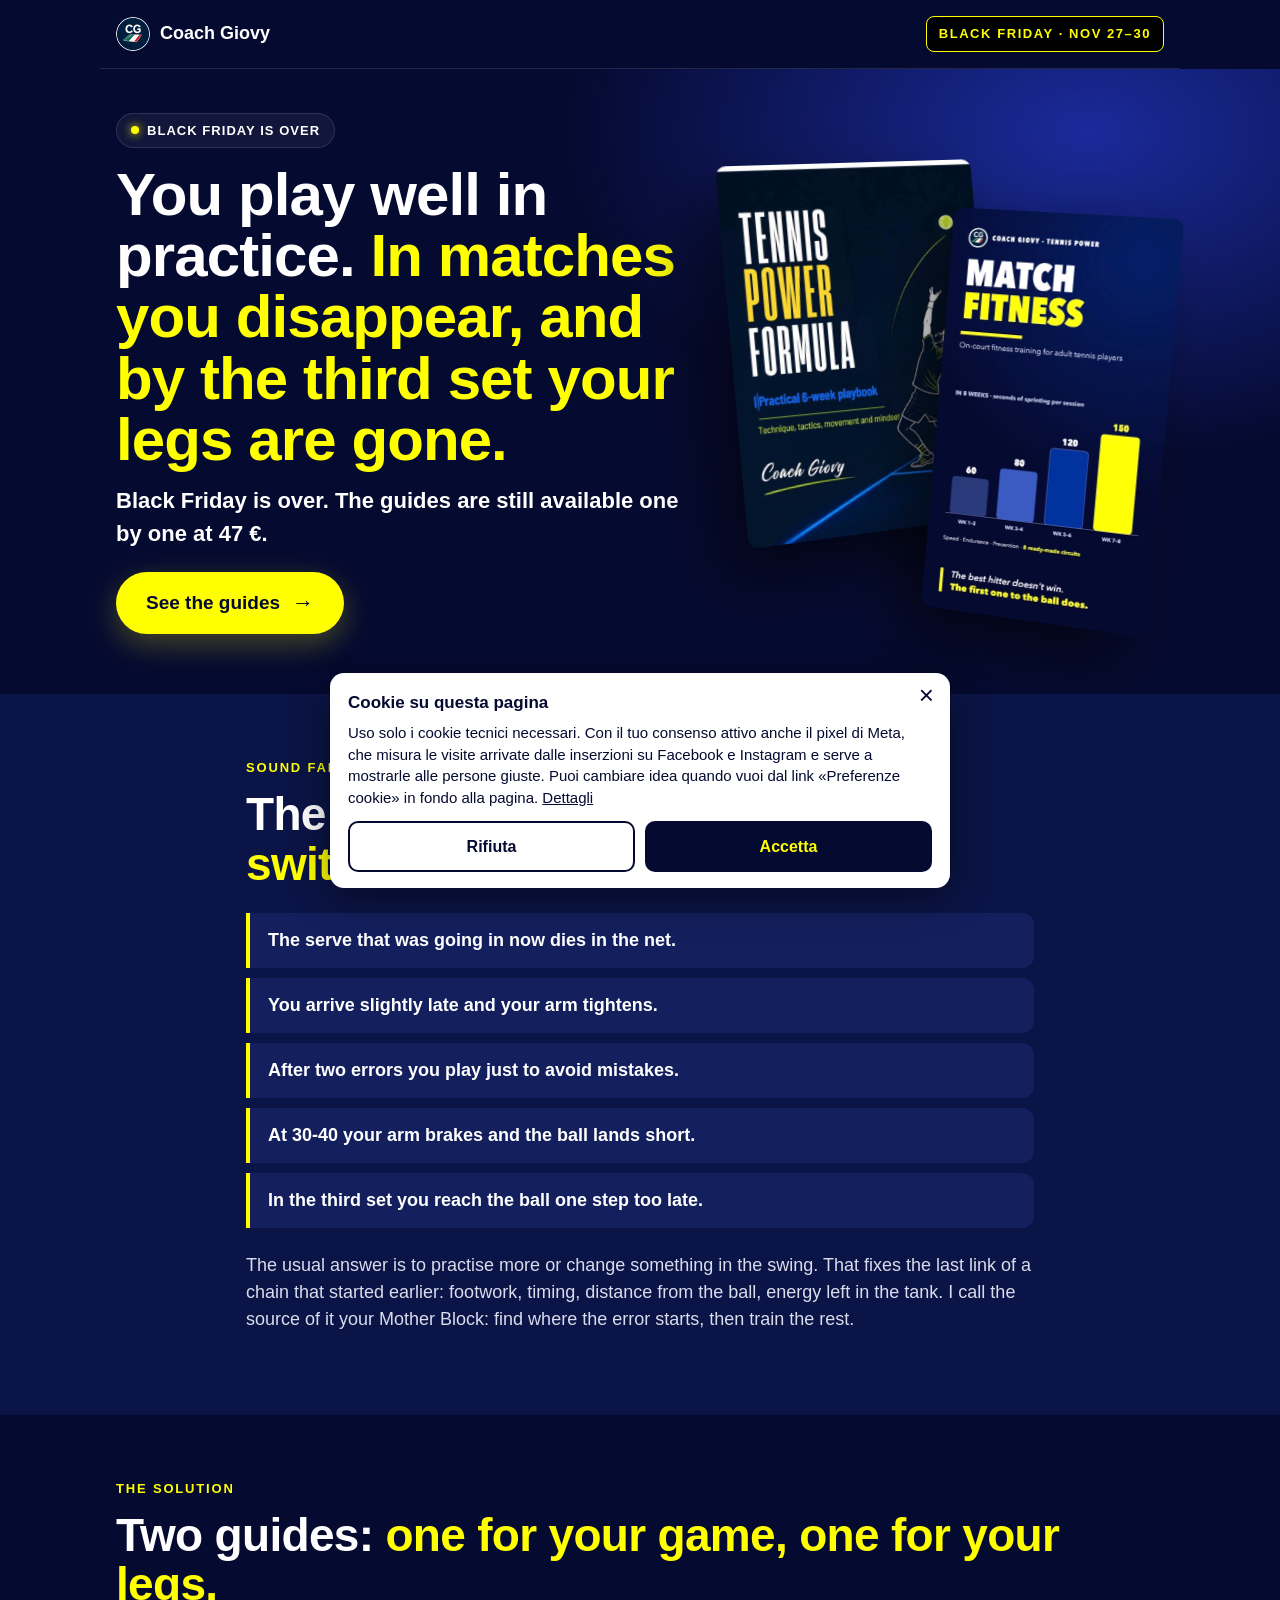
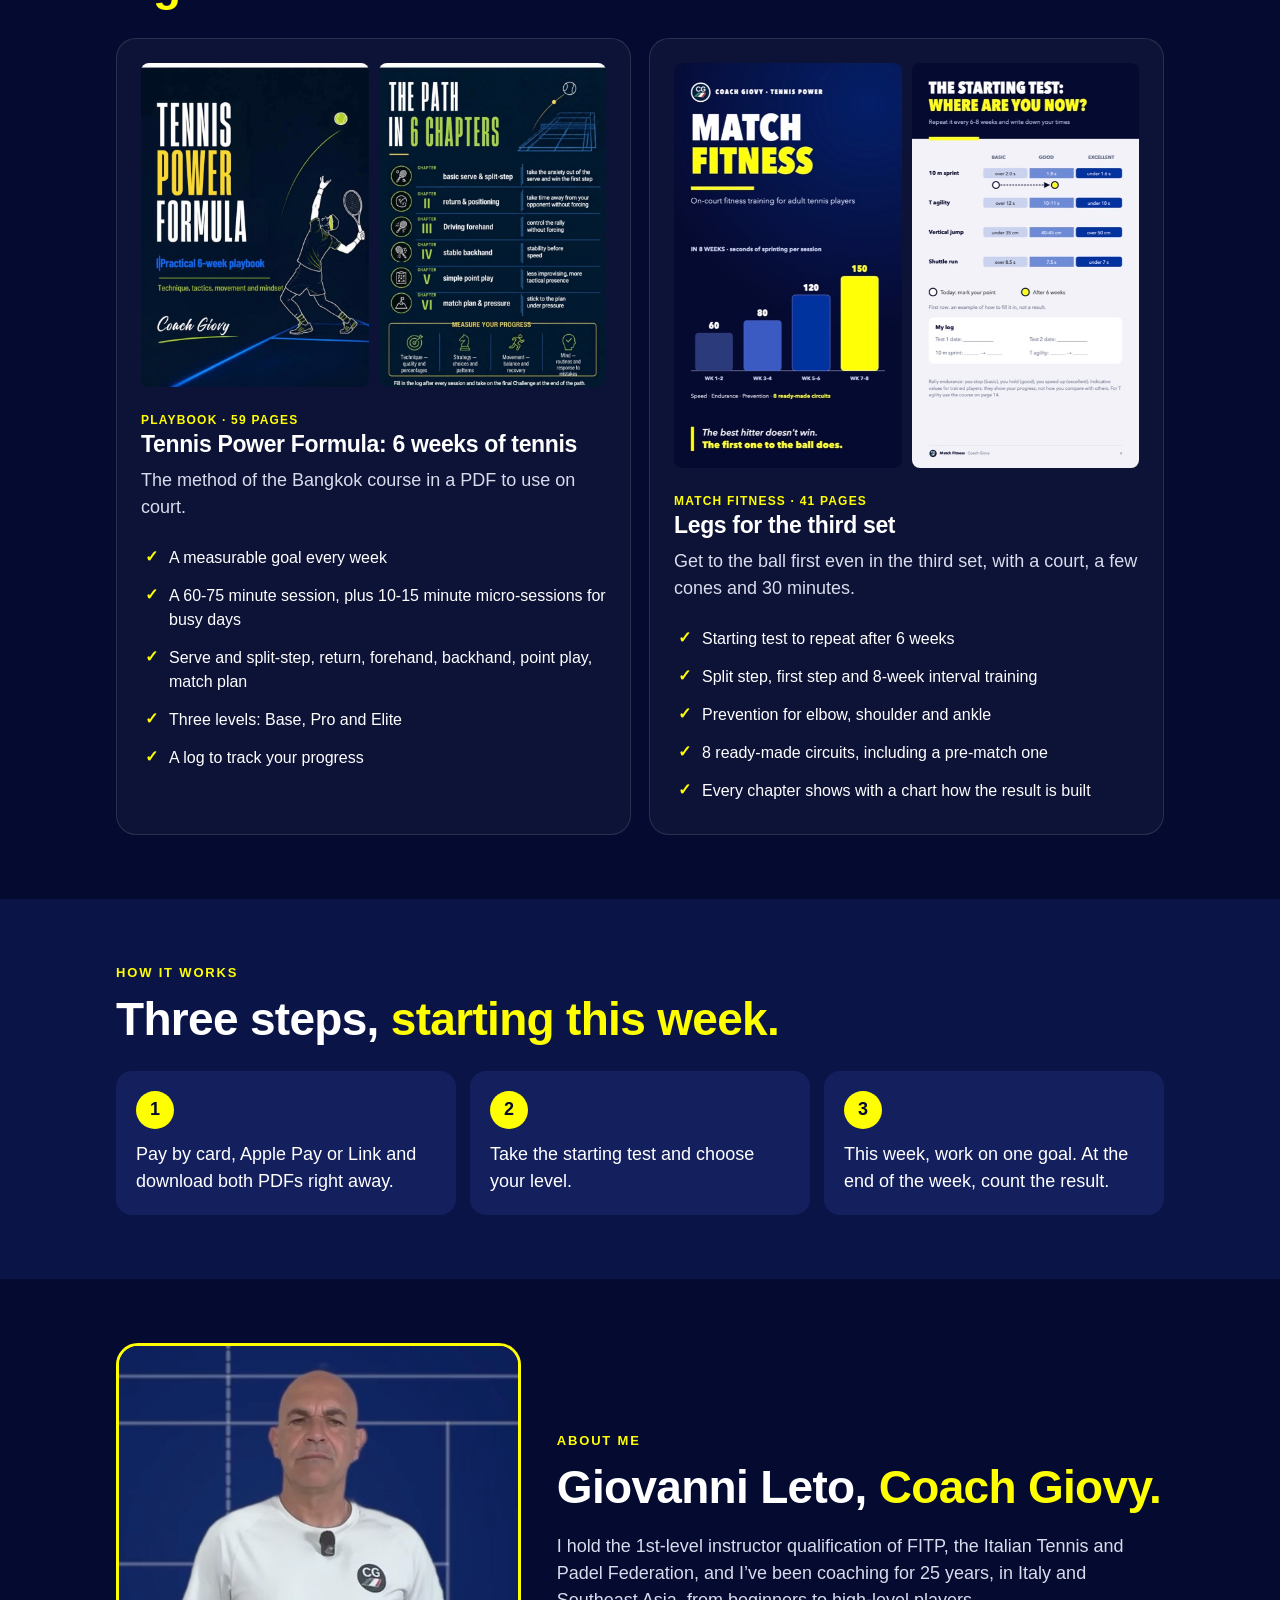
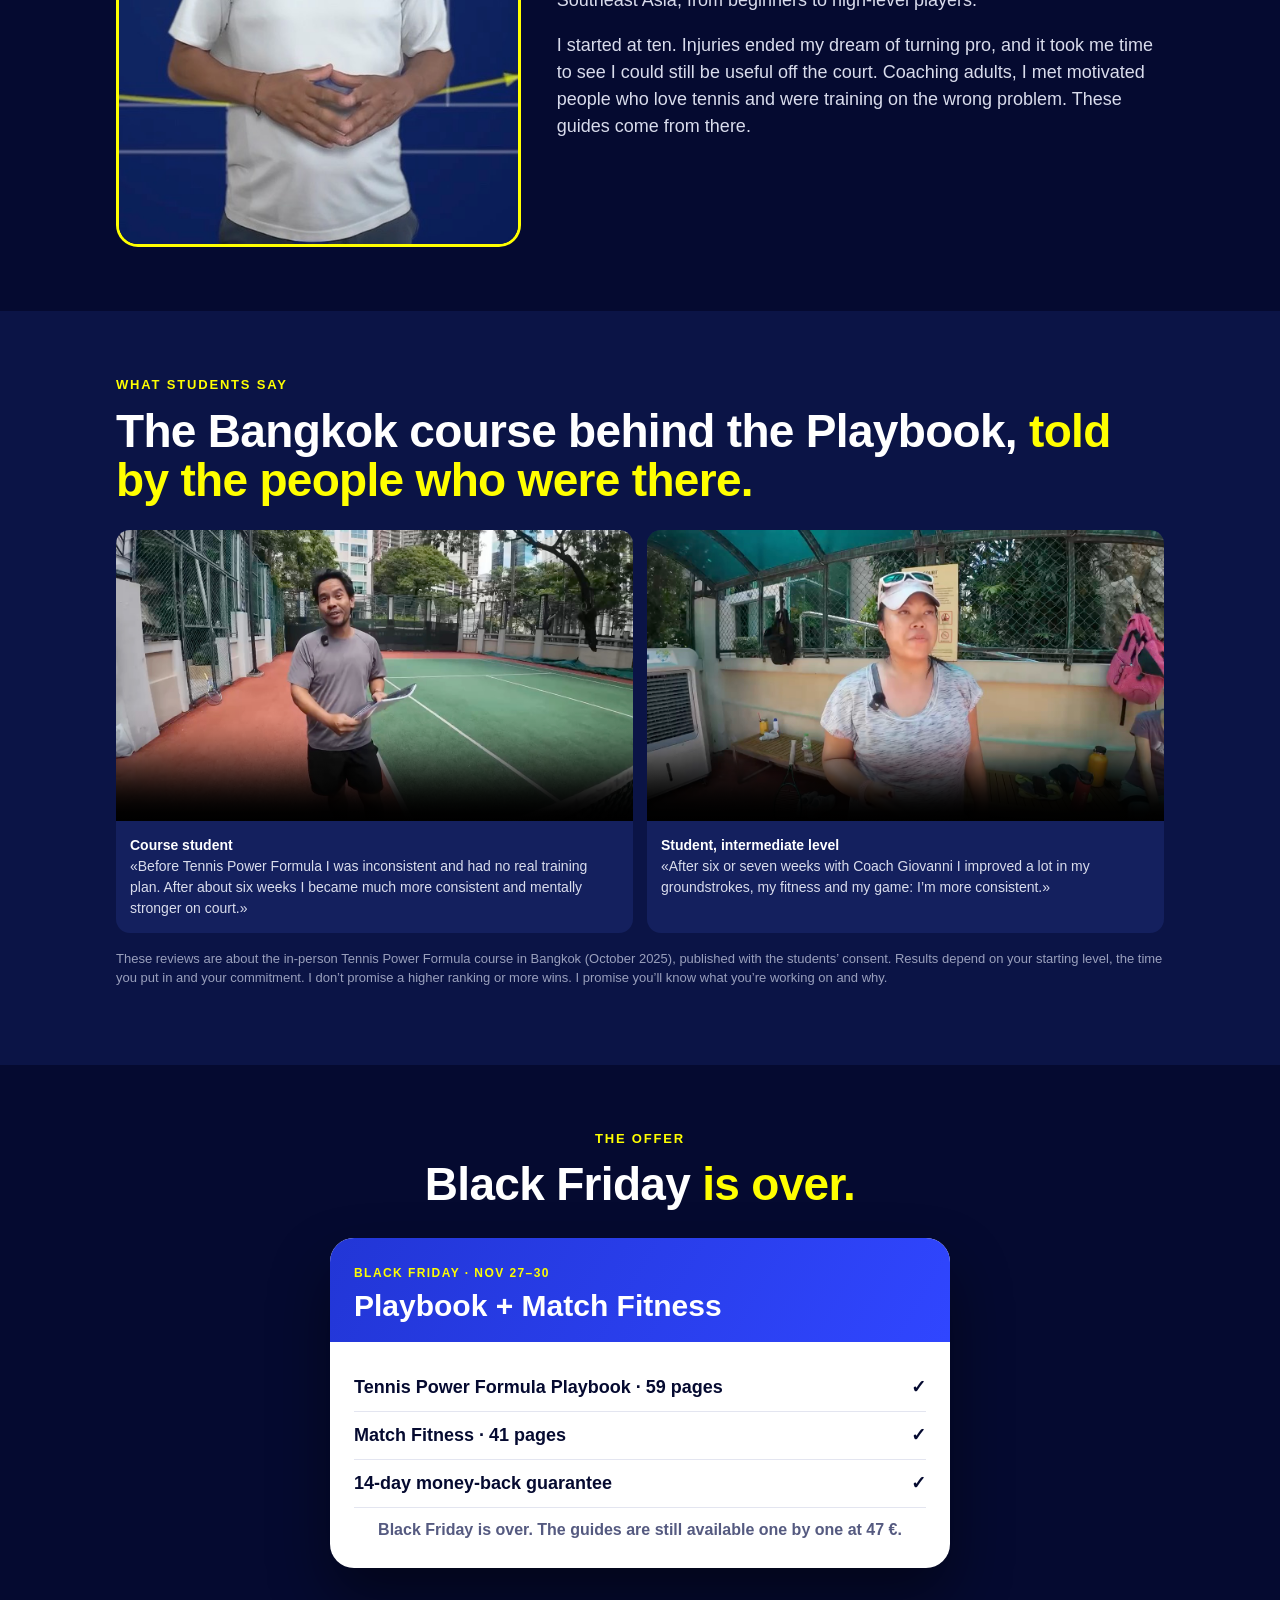
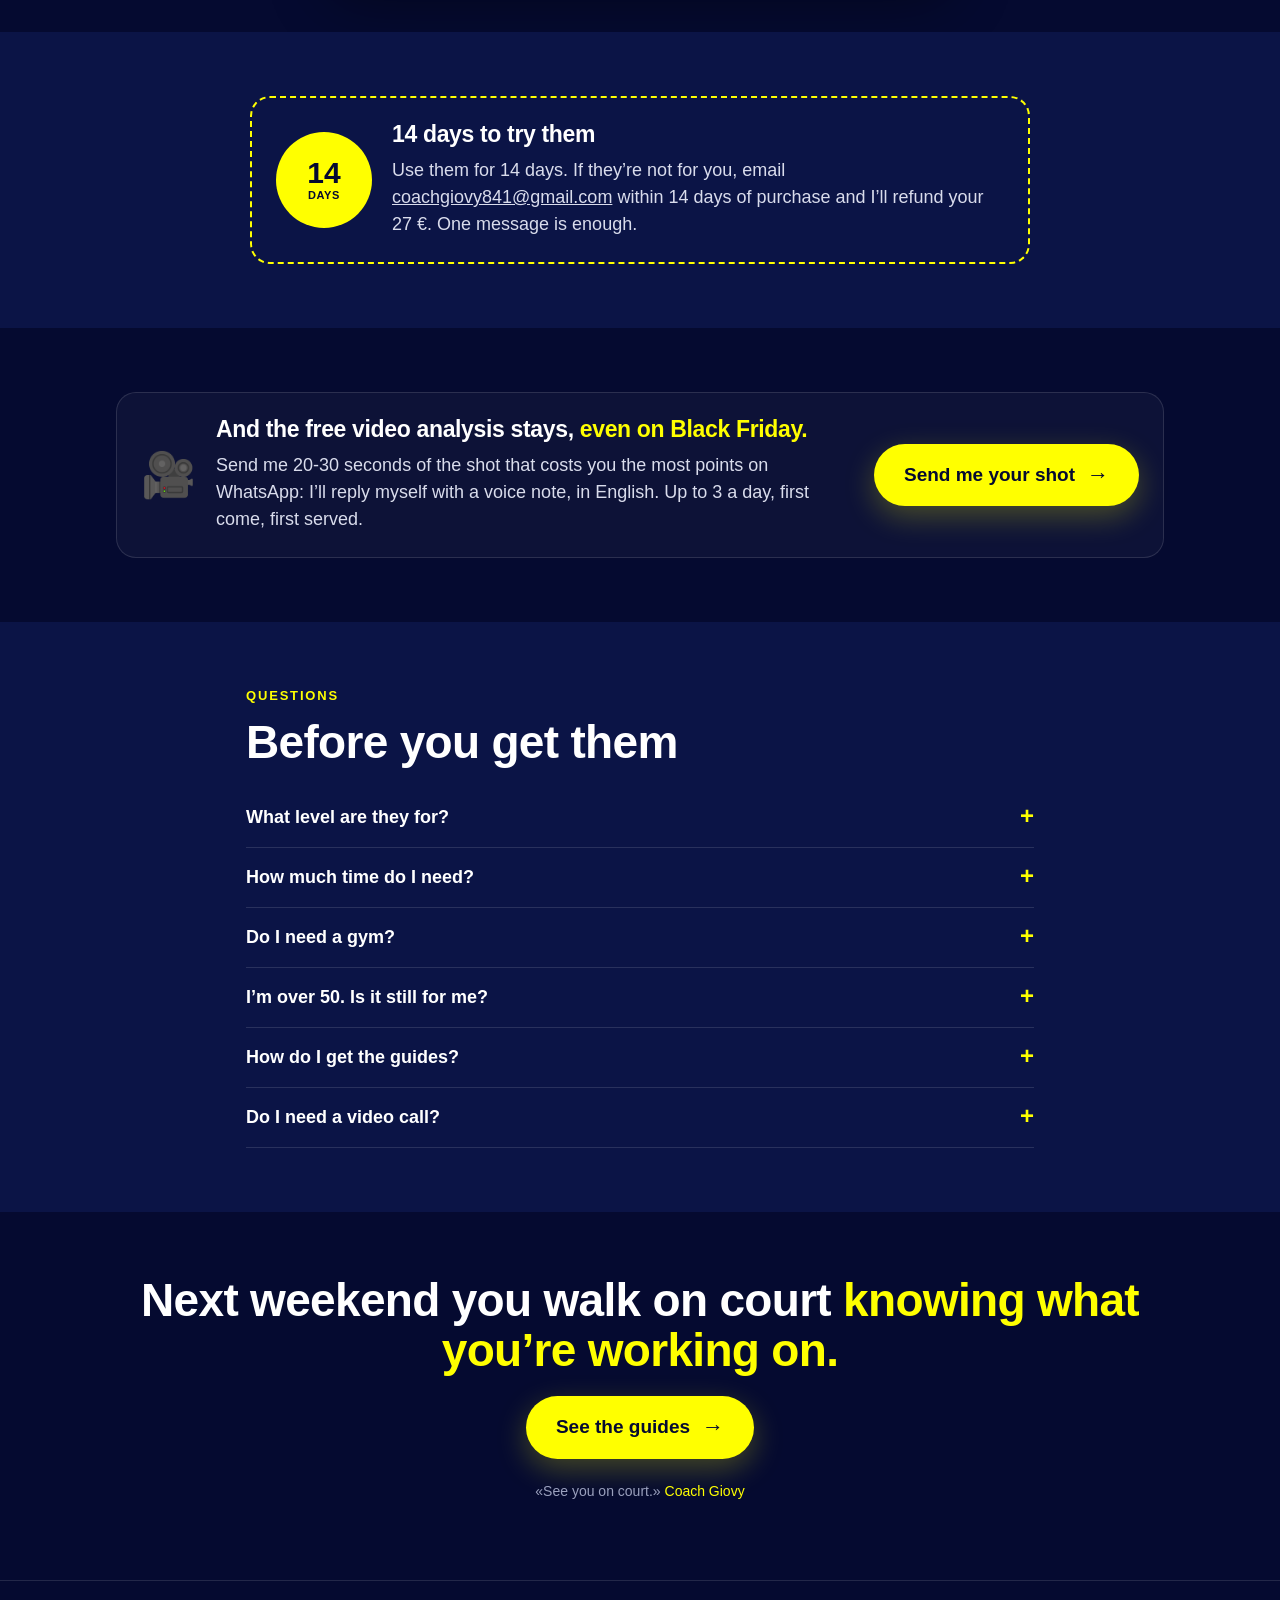
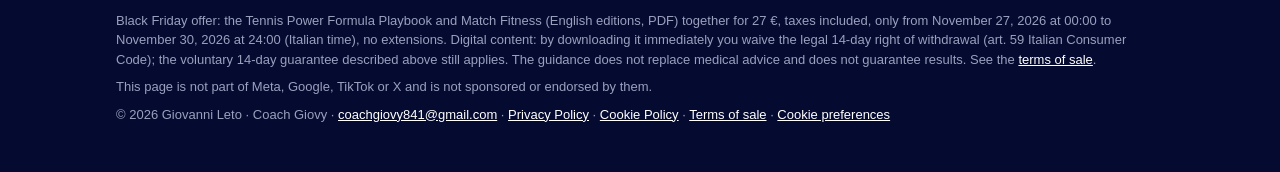
<file: en/blackfriday/index.html>
<!doctype html>
<html lang="en">
<head>
<meta charset="utf-8">
<meta name="viewport" content="width=device-width, initial-scale=1">
<title>Black Friday · Coach Giovy’s 2 guides for 27 €</title>
<meta name="description" content="Black Friday, November 27-30: the Tennis Power Formula Playbook and Match Fitness together for 27 €.">
<meta property="og:title" content="Black Friday · Coach Giovy’s 2 guides for 27 €">
<meta property="og:image" content="https://coachgiovy841-del.github.io/en/img/playbook-1.jpg">
<link rel="icon" href="../../img/logo.png">
<!-- Black Friday in inglese, approvata dal titolare il 15/11/2026 («Approvo tutto»).
     Tre fasi automatiche, uguali per tutti (ora italiana): attesa fino al 27/11 00:00, offerta aperta fino al 01/12 00:00, poi chiusa.
     Prima del 27/11 i pulsanti portano a WhatsApp «BLACK»; dal 27 al 30/11 al pagamento Stripe. -->
<style>
:root{--navy:#050A30;--navy2:#0b1446;--navy3:#14205e;--giallo:#FFFF00;--bianco:#fff;--testo:#d9dcec;--grigio:#9aa0bd;--linea:rgba(255,255,255,.12);--blu:#2236d6}
*{box-sizing:border-box}
html{scroll-behavior:smooth}
[hidden]{display:none!important}
body{margin:0;background:var(--navy);color:var(--bianco);font-family:-apple-system,BlinkMacSystemFont,"Segoe UI",Roboto,"Helvetica Neue",Arial,sans-serif;font-size:18px;line-height:1.5;-webkit-font-smoothing:antialiased;overflow-x:hidden}
img,video{max-width:100%;display:block}
a{color:inherit}
.wrap{max-width:1080px;margin:0 auto;padding:0 16px}
h1,h2,h3{line-height:1.08;margin:0 0 .45em;font-weight:900;letter-spacing:-.015em}
h2{font-size:clamp(28px,4.4vw,46px)}
h3{font-size:clamp(19px,2.2vw,23px)}
p{margin:0 0 1em;color:var(--testo)}
.giallo{color:var(--giallo)}
.centro{text-align:center}
section{padding:64px 0}
.alt{background:var(--navy2)}
.eyebrow{display:block;font-weight:800;font-size:13px;letter-spacing:.14em;text-transform:uppercase;color:var(--giallo);margin-bottom:12px}
.pillola{display:inline-flex;align-items:center;gap:8px;border:1px solid var(--linea);background:rgba(255,255,255,.05);border-radius:999px;padding:7px 14px;font-size:13px;font-weight:800;letter-spacing:.08em;text-transform:uppercase}
.pillola::before{content:"";width:8px;height:8px;border-radius:50%;background:var(--giallo);box-shadow:0 0 10px var(--giallo)}
.btn{display:inline-flex;align-items:center;justify-content:center;gap:12px;background:var(--giallo);color:var(--navy);font-weight:900;font-size:19px;text-decoration:none;padding:18px 30px;border-radius:999px;border:0;cursor:pointer;box-shadow:0 10px 30px rgba(255,255,0,.25);text-align:center;font-family:inherit;line-height:1.2}
.btn::after{content:"→";font-size:22px}
.btn:hover{transform:translateY(-1px)}
.fiducia{font-size:14px;color:var(--grigio);margin-top:12px}

.top .wrap{display:flex;align-items:center;justify-content:space-between;gap:12px;padding-top:16px;padding-bottom:16px;border-bottom:1px solid var(--linea)}
.marchio{display:inline-flex;align-items:center;gap:10px;font-weight:900;text-decoration:none}
.marchio img{width:34px;height:34px;border-radius:50%}
.bf{background:#000;color:var(--giallo);font-weight:900;letter-spacing:.12em;font-size:13px;padding:7px 12px;border-radius:8px;border:1px solid var(--giallo)}

.hero{position:relative;padding:44px 0 60px;background:radial-gradient(800px 500px at 85% 10%,#1a2a9a 0%,transparent 65%),var(--navy);overflow:hidden}
.hero .grid{display:grid;grid-template-columns:1.15fr .85fr;gap:34px;align-items:center}
.titolone{font-size:clamp(34px,5.6vw,60px);line-height:1.02;margin:16px 0 14px}
.sotto{font-size:clamp(18px,2.2vw,22px);color:var(--bianco);font-weight:700;max-width:620px}
.copertine{position:relative;height:440px;perspective:1100px}
.copertine img{position:absolute;width:260px;border-radius:10px;box-shadow:-24px 30px 60px rgba(0,0,0,.55)}
.copertine .c1{left:0;top:10px;transform:rotateY(18deg) rotateZ(-5deg)}
.copertine .c2{right:0;top:60px;width:230px;transform:rotateY(-14deg) rotateZ(5deg)}
.timbro{position:absolute;right:30%;top:-4px;width:104px;height:104px;border-radius:50%;background:var(--giallo);color:var(--navy);display:flex;flex-direction:column;align-items:center;justify-content:center;font-weight:900;font-size:30px;line-height:1;transform:rotate(-10deg);z-index:2;box-shadow:0 12px 30px rgba(0,0,0,.4)}
.timbro i{font-style:normal;font-size:11px;letter-spacing:.06em;margin-top:4px}

.conto{margin:22px 0 0}
.conto-titolo{margin:0 0 10px;font-weight:800;font-size:13px;letter-spacing:.12em;text-transform:uppercase;color:var(--giallo)}
.conto-cifre{display:flex;gap:10px}
.conto-cifre span{min-width:74px;padding:12px 8px;border:1px solid rgba(255,255,255,.2);border-radius:14px;background:rgba(5,10,48,.45);display:flex;flex-direction:column;align-items:center}
.conto-cifre b{font-size:34px;font-weight:900;line-height:1;font-variant-numeric:tabular-nums}
.conto-cifre small{margin-top:6px;font-size:11px;font-weight:800;letter-spacing:.12em;text-transform:uppercase;color:var(--grigio)}

.sintomi{list-style:none;padding:0;margin:24px 0;display:grid;gap:10px}
.sintomi li{background:var(--navy3);border-left:4px solid var(--giallo);border-radius:0 12px 12px 0;padding:14px 18px;color:var(--bianco);font-weight:700}

.guide{display:grid;grid-template-columns:1fr 1fr;gap:18px;margin-top:28px}
.guida{border:1px solid var(--linea);border-radius:20px;padding:24px;background:rgba(255,255,255,.035)}
.guida .immagini{display:flex;gap:10px;margin-bottom:18px}
.guida .immagini img{width:calc(50% - 5px);border-radius:8px}
.guida small{color:var(--giallo);font-weight:800;letter-spacing:.1em;text-transform:uppercase;font-size:12px}
.guida ul{list-style:none;padding:0;margin:12px 0 0}
.guida li{padding:7px 0 7px 28px;position:relative;font-size:16px;color:var(--bianco)}
.guida li::before{content:"✓";position:absolute;left:4px;top:6px;color:var(--giallo);font-weight:900}

.passi{display:grid;grid-template-columns:repeat(3,1fr);gap:14px;margin-top:26px;counter-reset:p}
.passi div{background:var(--navy3);border-radius:16px;padding:20px}
.passi div::before{counter-increment:p;content:counter(p);display:flex;align-items:center;justify-content:center;width:38px;height:38px;border-radius:50%;background:var(--giallo);color:var(--navy);font-weight:900;margin-bottom:12px}
.passi p{margin:0;color:var(--bianco)}

.chi{display:grid;grid-template-columns:.8fr 1.2fr;gap:36px;align-items:center}
.chi img{border-radius:22px;border:3px solid var(--giallo)}

.rec{display:grid;grid-template-columns:repeat(2,1fr);gap:14px;margin-top:24px}
.testim{margin:0;background:var(--navy3);border-radius:14px;overflow:hidden}
.testim video{width:100%;aspect-ratio:16/9;object-fit:cover;background:#000}
.testim figcaption{padding:14px;font-size:14px;color:var(--testo)}
.testim b{color:var(--bianco)}
.avvertenza{font-size:13px;color:var(--grigio);margin-top:16px}

.offerta{max-width:620px;margin:28px auto 0;background:var(--bianco);color:var(--navy);border-radius:24px;overflow:hidden;box-shadow:0 30px 60px rgba(0,0,0,.45)}
.offerta .testa{background:linear-gradient(120deg,var(--blu),#3046ff);color:var(--bianco);padding:20px 24px}
.offerta .testa small{color:var(--giallo);font-weight:800;letter-spacing:.12em;font-size:12px}
.offerta .testa strong{display:block;font-size:30px;line-height:1.1;margin-top:4px}
.offerta .corpo{padding:22px 24px 26px}
.riga{display:flex;justify-content:space-between;gap:12px;padding:10px 0;border-bottom:1px solid #e3e5f0;font-weight:700}
.prezzo{display:flex;align-items:baseline;justify-content:center;gap:10px;margin:20px 0 6px}
.prezzo b{font-size:64px;font-weight:900;line-height:1;color:var(--navy)}
.prezzo span{font-weight:800;color:#555a80}
.offerta .btn{width:100%;background:var(--navy);color:var(--giallo);box-shadow:none;margin-top:14px}
.offerta .nota{font-size:13px;color:#555a80;margin:10px 0 0;text-align:center}

.garanzia{display:flex;gap:20px;align-items:center;max-width:780px;margin:0 auto;border:2px dashed var(--giallo);border-radius:20px;padding:24px}
.garanzia .sigillo{flex:none;width:96px;height:96px;border-radius:50%;background:var(--giallo);color:var(--navy);display:flex;flex-direction:column;align-items:center;justify-content:center;font-weight:900;font-size:30px;line-height:1}
.garanzia .sigillo i{font-style:normal;font-size:11px;letter-spacing:.06em;margin-top:2px}
.garanzia p{margin:0}

.va{display:grid;grid-template-columns:auto 1fr auto;gap:20px;align-items:center;border:1px solid var(--linea);border-radius:20px;padding:24px;background:rgba(255,255,255,.035)}
.va .ico{font-size:44px}
.va p{margin:0}

.faq{max-width:820px;margin:0 auto}
details{border-bottom:1px solid var(--linea);padding:16px 0}
summary{cursor:pointer;font-weight:800;font-size:18px;list-style:none;display:flex;justify-content:space-between;gap:12px}
summary::-webkit-details-marker{display:none}
summary::after{content:"+";color:var(--giallo);font-size:24px;line-height:1}
details[open] summary::after{content:"–"}
details p{margin:10px 0 0}

footer{padding:30px 0 40px;font-size:13px;color:var(--grigio);border-top:1px solid var(--linea)}
footer p{color:var(--grigio);margin:0 0 8px}
footer a{color:var(--bianco)}

.fisso{display:none}
@media (max-width:860px){
  section{padding:48px 0}
  .hero .grid,.chi{grid-template-columns:1fr}
  .copertine{height:360px;max-width:420px;margin:0 auto;width:100%}
  .copertine img{width:210px}.copertine .c2{width:185px}
  .guide{grid-template-columns:1fr}
  .rec,.passi{grid-template-columns:1fr}
  .va{grid-template-columns:1fr;text-align:center}
}
@media (max-width:600px){
  body{font-size:17px}
  .top .bf{font-size:11px}
  .conto-cifre span{min-width:0;flex:1}.conto-cifre b{font-size:28px}
  .garanzia{flex-direction:column;text-align:center}
  .fisso{display:block;position:fixed;left:12px;right:12px;bottom:12px;z-index:40}
  .fisso .btn{width:100%;padding:15px 20px;font-size:17px}
  .fisso.nascosto{display:none}
  footer{padding-bottom:96px}
}
</style>
</head>
<body>
<header class="top">
  <div class="wrap">
    <a class="marchio" href="../index.html"><img src="../../img/logo.png" alt="">Coach Giovy</a>
    <span class="bf">BLACK FRIDAY · NOV 27–30</span>
  </div>
</header>

<main>
<!-- 1. APERTURA -->
<section class="hero" id="inizio">
  <div class="wrap grid">
    <div>
      <span class="pillola" data-fase="attesa">Black Friday · opens on November 27</span>
      <span class="pillola" data-fase="aperta" hidden>Black Friday · until November 30 at midnight (Italian time)</span>
      <span class="pillola" data-fase="chiusa" hidden>Black Friday is over</span>
      <h1 class="titolone">You play well in practice. <span class="giallo">In matches you disappear, and by the third set your legs are gone.</span></h1>
      <p class="sotto" data-fase="attesa aperta">The Tennis Power Formula Playbook and Match Fitness, together for 27 €. Technique and on-court fitness you can use with your phone in your hand.</p>
      <p class="sotto" data-fase="chiusa" hidden>Black Friday is over. The guides are still available one by one at 47 €.</p>
      <div data-fase="attesa">
        <a class="btn" data-black href="#">Message me BLACK on WhatsApp and I’ll let you know</a>
        <p class="fiducia">On November 27 I’ll send you the link to get both for 27 €.</p>
      </div>
      <div data-fase="aperta" hidden>
        <a class="btn" data-compra href="#">Get both guides for 27 €</a>
        <p class="fiducia">Secure payment through Stripe. Download both PDFs right after payment.</p>
      </div>
      <div data-fase="chiusa" hidden>
        <a class="btn" href="../index.html#playbook">See the guides</a>
      </div>
      <div class="conto" data-apre="2026-11-27T00:00:00+01:00" data-chiude="2026-12-01T00:00:00+01:00" data-fase="attesa aperta"></div>
    </div>
    <div class="copertine" aria-hidden="true">
      <span class="timbro" data-fase="attesa aperta">27 €<i>BOTH GUIDES</i></span>
      <img class="c1" src="../img/playbook-1.jpg" alt="">
      <img class="c2" src="../img/fitness-1.jpg" alt="">
    </div>
  </div>
</section>

<!-- 2. IL PROBLEMA -->
<section class="alt">
  <div class="wrap" style="max-width:820px">
    <span class="eyebrow">Sound familiar?</span>
    <h2>The shot that worked in practice <span class="giallo">switches off in matches.</span></h2>
    <ul class="sintomi">
      <li>The serve that was going in now dies in the net.</li>
      <li>You arrive slightly late and your arm tightens.</li>
      <li>After two errors you play just to avoid mistakes.</li>
      <li>At 30-40 your arm brakes and the ball lands short.</li>
      <li>In the third set you reach the ball one step too late.</li>
    </ul>
    <p>The usual answer is to practise more or change something in the swing. That fixes the last link of a chain that started earlier: footwork, timing, distance from the ball, energy left in the tank. I call the source of it your Mother Block: find where the error starts, then train the rest.</p>
  </div>
</section>

<!-- 3. LA SOLUZIONE -->
<section>
  <div class="wrap">
    <span class="eyebrow">The solution</span>
    <h2>Two guides: <span class="giallo">one for your game, one for your legs.</span></h2>
    <div class="guide">
      <div class="guida">
        <div class="immagini"><img src="../img/playbook-1.jpg" alt="Cover of the Tennis Power Formula Playbook" loading="lazy"><img src="../img/playbook-4.jpg" alt="The 6-chapter path" loading="lazy"></div>
        <small>Playbook · 59 pages</small>
        <h3>Tennis Power Formula: 6 weeks of tennis</h3>
        <p>The method of the Bangkok course in a PDF to use on court.</p>
        <ul>
          <li>A measurable goal every week</li>
          <li>A 60-75 minute session, plus 10-15 minute micro-sessions for busy days</li>
          <li>Serve and split-step, return, forehand, backhand, point play, match plan</li>
          <li>Three levels: Base, Pro and Elite</li>
          <li>A log to track your progress</li>
        </ul>
      </div>
      <div class="guida">
        <div class="immagini"><img src="../img/fitness-1.jpg" alt="Cover of Match Fitness" loading="lazy"><img src="../img/fitness-9.jpg" alt="The starting test to repeat after 6 weeks" loading="lazy"></div>
        <small>Match Fitness · 41 pages</small>
        <h3>Legs for the third set</h3>
        <p>Get to the ball first even in the third set, with a court, a few cones and 30 minutes.</p>
        <ul>
          <li>Starting test to repeat after 6 weeks</li>
          <li>Split step, first step and 8-week interval training</li>
          <li>Prevention for elbow, shoulder and ankle</li>
          <li>8 ready-made circuits, including a pre-match one</li>
          <li>Every chapter shows with a chart how the result is built</li>
        </ul>
      </div>
    </div>
  </div>
</section>

<!-- 4. COME SI USA -->
<section class="alt">
  <div class="wrap">
    <span class="eyebrow">How it works</span>
    <h2>Three steps, <span class="giallo">starting this week.</span></h2>
    <div class="passi">
      <div><p>Pay by card, Apple Pay or Link and download both PDFs right away.</p></div>
      <div><p>Take the starting test and choose your level.</p></div>
      <div><p>This week, work on one goal. At the end of the week, count the result.</p></div>
    </div>
  </div>
</section>

<!-- 5. CHI SONO -->
<section>
  <div class="wrap chi">
    <img src="../../img/coach-vsl-ritratto.jpg" alt="Coach Giovy, Giovanni Leto" loading="lazy">
    <div>
      <span class="eyebrow">About me</span>
      <h2>Giovanni Leto, <span class="giallo">Coach Giovy.</span></h2>
      <p>I hold the 1st-level instructor qualification of FITP, the Italian Tennis and Padel Federation, and I’ve been coaching for 25 years, in Italy and Southeast Asia, from beginners to high-level players.</p>
      <p>I started at ten. Injuries ended my dream of turning pro, and it took me time to see I could still be useful off the court. Coaching adults, I met motivated people who love tennis and were training on the wrong problem. These guides come from there.</p>
    </div>
  </div>
</section>

<!-- 6. RECENSIONI -->
<section class="alt">
  <div class="wrap">
    <span class="eyebrow">What students say</span>
    <h2>The Bangkok course behind the Playbook, <span class="giallo">told by the people who were there.</span></h2>
    <div class="rec">
      <figure class="testim"><video controls preload="none" playsinline poster="../../img/poster-allievo.jpg" src="../../video/recensione-allievo.mp4"></video><figcaption><b>Course student</b><br>«Before Tennis Power Formula I was inconsistent and had no real training plan. After about six weeks I became much more consistent and mentally stronger on court.»</figcaption></figure>
      <figure class="testim"><video controls preload="none" playsinline poster="../../img/poster-inglese.jpg" src="../../video/recensione-inglese.mp4"></video><figcaption><b>Student, intermediate level</b><br>«After six or seven weeks with Coach Giovanni I improved a lot in my groundstrokes, my fitness and my game: I’m more consistent.»</figcaption></figure>
    </div>
    <p class="avvertenza">These reviews are about the in-person Tennis Power Formula course in Bangkok (October 2025), published with the students’ consent. Results depend on your starting level, the time you put in and your commitment. I don’t promise a higher ranking or more wins. I promise you’ll know what you’re working on and why.</p>
  </div>
</section>

<!-- 7. L'OFFERTA -->
<section id="offerta">
  <div class="wrap">
    <div class="centro">
      <span class="eyebrow">The offer</span>
      <h2 data-fase="attesa aperta">Two guides, 27 €. <span class="giallo">November 27 to 30.</span></h2>
      <h2 data-fase="chiusa" hidden>Black Friday <span class="giallo">is over.</span></h2>
    </div>
    <div class="offerta">
      <div class="testa"><small>BLACK FRIDAY · NOV 27–30</small><strong>Playbook + Match Fitness</strong></div>
      <div class="corpo">
        <div class="riga"><span>Tennis Power Formula Playbook · 59 pages</span><span>✓</span></div>
        <div class="riga"><span>Match Fitness · 41 pages</span><span>✓</span></div>
        <div class="riga"><span>14-day money-back guarantee</span><span>✓</span></div>
        <div data-fase="attesa aperta"><div class="prezzo"><b>27 €</b><span>for both</span></div>
        <p class="nota">Each guide costs 47 € on its own.</p></div>
        <div data-fase="attesa"><a class="btn" data-black href="#">Message me BLACK, I’ll let you know</a><p class="nota">Purchases open on Friday, November 27.</p></div>
        <div data-fase="aperta" hidden><a class="btn" data-compra href="#">Get both guides for 27 €</a><p class="nota">Secure payment through Stripe. Download the PDFs right away.</p></div>
        <div data-fase="chiusa" hidden><p class="nota" style="font-size:16px;font-weight:700">Black Friday is over. The guides are still available one by one at 47 €.</p></div>
      </div>
    </div>
  </div>
</section>

<!-- 8. GARANZIA -->
<section class="alt">
  <div class="wrap">
    <div class="garanzia">
      <div class="sigillo">14<i>DAYS</i></div>
      <div><h3>14 days to try them</h3><p>Use them for 14 days. If they’re not for you, email <a href="mailto:coachgiovy841@gmail.com">coachgiovy841@gmail.com</a> within 14 days of purchase and I’ll refund your 27 €. One message is enough.</p></div>
    </div>
  </div>
</section>

<!-- 9. VIDEOANALISI GRATUITA (DECISIONE del titolare 15/11/2026: resta anche nel Black Friday) -->
<section>
  <div class="wrap">
    <div class="va">
      <span class="ico">🎥</span>
      <div><h3>And the free video analysis stays, <span class="giallo">even on Black Friday.</span></h3><p>Send me 20-30 seconds of the shot that costs you the most points on WhatsApp: I’ll reply myself with a voice note, in English. Up to 3 a day, first come, first served.</p></div>
      <a class="btn" href="https://wa.me/393517940376?text=VIDEO%20ANALYSIS%20-%20Hi%20Coach%2C%20here%20are%2020-30%20seconds%20of%20my%20shot%3A%20" target="_blank" rel="noopener">Send me your shot</a>
    </div>
  </div>
</section>

<!-- 10. DOMANDE -->
<section class="alt">
  <div class="faq"><div class="wrap">
    <span class="eyebrow">Questions</span>
    <h2>Before you get them</h2>
    <details><summary>What level are they for?</summary><p>The Playbook has three levels: Base, Pro and Elite. Match Fitness starts with a test that shows you where to begin.</p></details>
    <details><summary>How much time do I need?</summary><p>A 60-75 minute session or 10-15 minute micro-sessions for the Playbook, about 30 minutes for the Match Fitness circuits.</p></details>
    <details><summary>Do I need a gym?</summary><p>A court and a few cones are enough.</p></details>
    <details><summary>I’m over 50. Is it still for me?</summary><p>The guides are written for adult players. Check that you’re fit for sport with your doctor before you start, and stop if you feel pain.</p></details>
    <details><summary>How do I get the guides?</summary><p>Right after payment the confirmation page shows the links to download the PDFs. If anything doesn’t open, write to me and I’ll send them again.</p></details>
    <details><summary>Do I need a video call?</summary><p>No. You buy and start on your own. If you want to reach me, I’m on WhatsApp at +39 351 794 0376.</p></details>
  </div></div>
</section>

<!-- 11. CHIUSURA -->
<section>
  <div class="wrap centro">
    <h2>Next weekend you walk on court <span class="giallo">knowing what you’re working on.</span></h2>
    <p data-fase="attesa aperta" style="font-size:20px;color:var(--bianco);font-weight:700">Two guides, 100 pages, 27 €, November 27 to 30.</p>
    <div data-fase="attesa"><a class="btn" data-black href="#">Message me BLACK on WhatsApp</a></div>
    <div data-fase="aperta" hidden><a class="btn" data-compra href="#">Get both guides for 27 €</a></div>
    <div data-fase="chiusa" hidden><a class="btn" href="../index.html#playbook">See the guides</a></div>
    <p class="fiducia" style="margin-top:22px">«See you on court.» <span class="giallo">Coach Giovy</span></p>
  </div>
</section>
</main>

<div class="fisso" id="fisso">
  <a class="btn" data-fase="attesa" data-black href="#">Message me BLACK</a>
  <a class="btn" data-fase="aperta" data-compra href="#" hidden>Both guides for 27 €</a>
</div>

<footer>
  <div class="wrap">
    <p>Black Friday offer: the Tennis Power Formula Playbook and Match Fitness (English editions, PDF) together for 27 €, taxes included, only from November 27, 2026 at 00:00 to November 30, 2026 at 24:00 (Italian time), no extensions. Digital content: by downloading it immediately you waive the legal 14-day right of withdrawal (art. 59 Italian Consumer Code); the voluntary 14-day guarantee described above still applies. The guidance does not replace medical advice and does not guarantee results. See the <a href="../index.html#terms">terms of sale</a>.</p>
    <p>This page is not part of Meta, Google, TikTok or X and is not sponsored or endorsed by them.</p>
    <p>© 2026 Giovanni Leto · Coach Giovy · <a href="mailto:coachgiovy841@gmail.com">coachgiovy841@gmail.com</a> · <a href="../../privacy.html">Privacy Policy</a> · <a href="../../privacy.html#cookie">Cookie Policy</a> · <a href="../index.html#terms">Terms of sale</a> · <a href="#" data-cookie>Cookie preferences</a></p>
  </div>
</footer>

<script>
var PACCHETTO_BF = 'https://buy.stripe.com/dRmeVeaZf28Ka859Fq9bO09';  // plink_1Uc5RoK7nILDvXLAqVgzADvB, creato e provato a 0 € il 15/11/2026; conferma Stripe con i due PDF in inglese. Da disattivare il 01/12.
var BLACK = 'https://wa.me/393517940376?text=' + encodeURIComponent('BLACK - Let me know when the Black Friday offer on the 2 guides for 27 € opens');
// ?fase=attesa|aperta|chiusa solo per le prove.
var forzata = new URLSearchParams(location.search).get('fase');

document.querySelectorAll('[data-black]').forEach(function (a) { a.href = BLACK; a.target = '_blank'; a.rel = 'noopener'; });
document.querySelectorAll('[data-compra]').forEach(function (a) {
  if (PACCHETTO_BF) { a.href = PACCHETTO_BF; a.target = '_blank'; a.rel = 'noopener'; }
  else { a.href = BLACK; a.target = '_blank'; a.rel = 'noopener'; }
});

// Conto alla rovescia e fasi: scadenza vera e uguale per tutti (art. 23 lett. g Codice del consumo).
var box = document.querySelector('.conto');
var apre = Date.parse(box.dataset.apre), chiude = Date.parse(box.dataset.chiude);
box.innerHTML = '<p class="conto-titolo"></p><div class="conto-cifre">' +
  ['days', 'hours', 'min', 'sec'].map(function (e) { return '<span><b>00</b><small>' + e + '</small></span>'; }).join('') + '</div>';
var titolo = box.querySelector('.conto-titolo'), cifre = box.querySelectorAll('b'), ultima = null, timer;
function due(n) { return (n < 10 ? '0' : '') + n; }
function mostraFase(f) {
  if (f === ultima) return; ultima = f;
  document.querySelectorAll('[data-fase]').forEach(function (x) { x.hidden = x.dataset.fase.split(' ').indexOf(f) < 0; });
}
function giro() {
  var ora = Date.now();
  var f = forzata || (ora < apre ? 'attesa' : ora < chiude ? 'aperta' : 'chiusa');
  mostraFase(f);
  if (f === 'chiusa') { clearInterval(timer); return; }
  var meta = f === 'attesa' ? apre : chiude;
  titolo.textContent = f === 'attesa' ? 'Black Friday opens in' : 'Offer ends in';
  var r = Math.max(0, Math.floor((meta - ora) / 1000));
  [Math.floor(r / 86400), Math.floor(r % 86400 / 3600), Math.floor(r % 3600 / 60), r % 60].forEach(function (v, i) { cifre[i].textContent = due(v); });
}
giro(); timer = setInterval(giro, 1000);

// Pulsante fisso su telefono: nascosto quando l'apertura o l'offerta sono a vista.
var fisso = document.getElementById('fisso');
if ('IntersectionObserver' in window) {
  var visibili = new Set();
  var oss = new IntersectionObserver(function (voci) {
    voci.forEach(function (v) { if (v.isIntersecting) visibili.add(v.target); else visibili.delete(v.target); });
    fisso.classList.toggle('nascosto', visibili.size > 0 || ultima === 'chiusa');
  });
  ['inizio', 'offerta'].forEach(function (id) { oss.observe(document.getElementById(id)); });
}
</script>
<script src="../../consenso.js"></script>
</body>
</html>
</file>
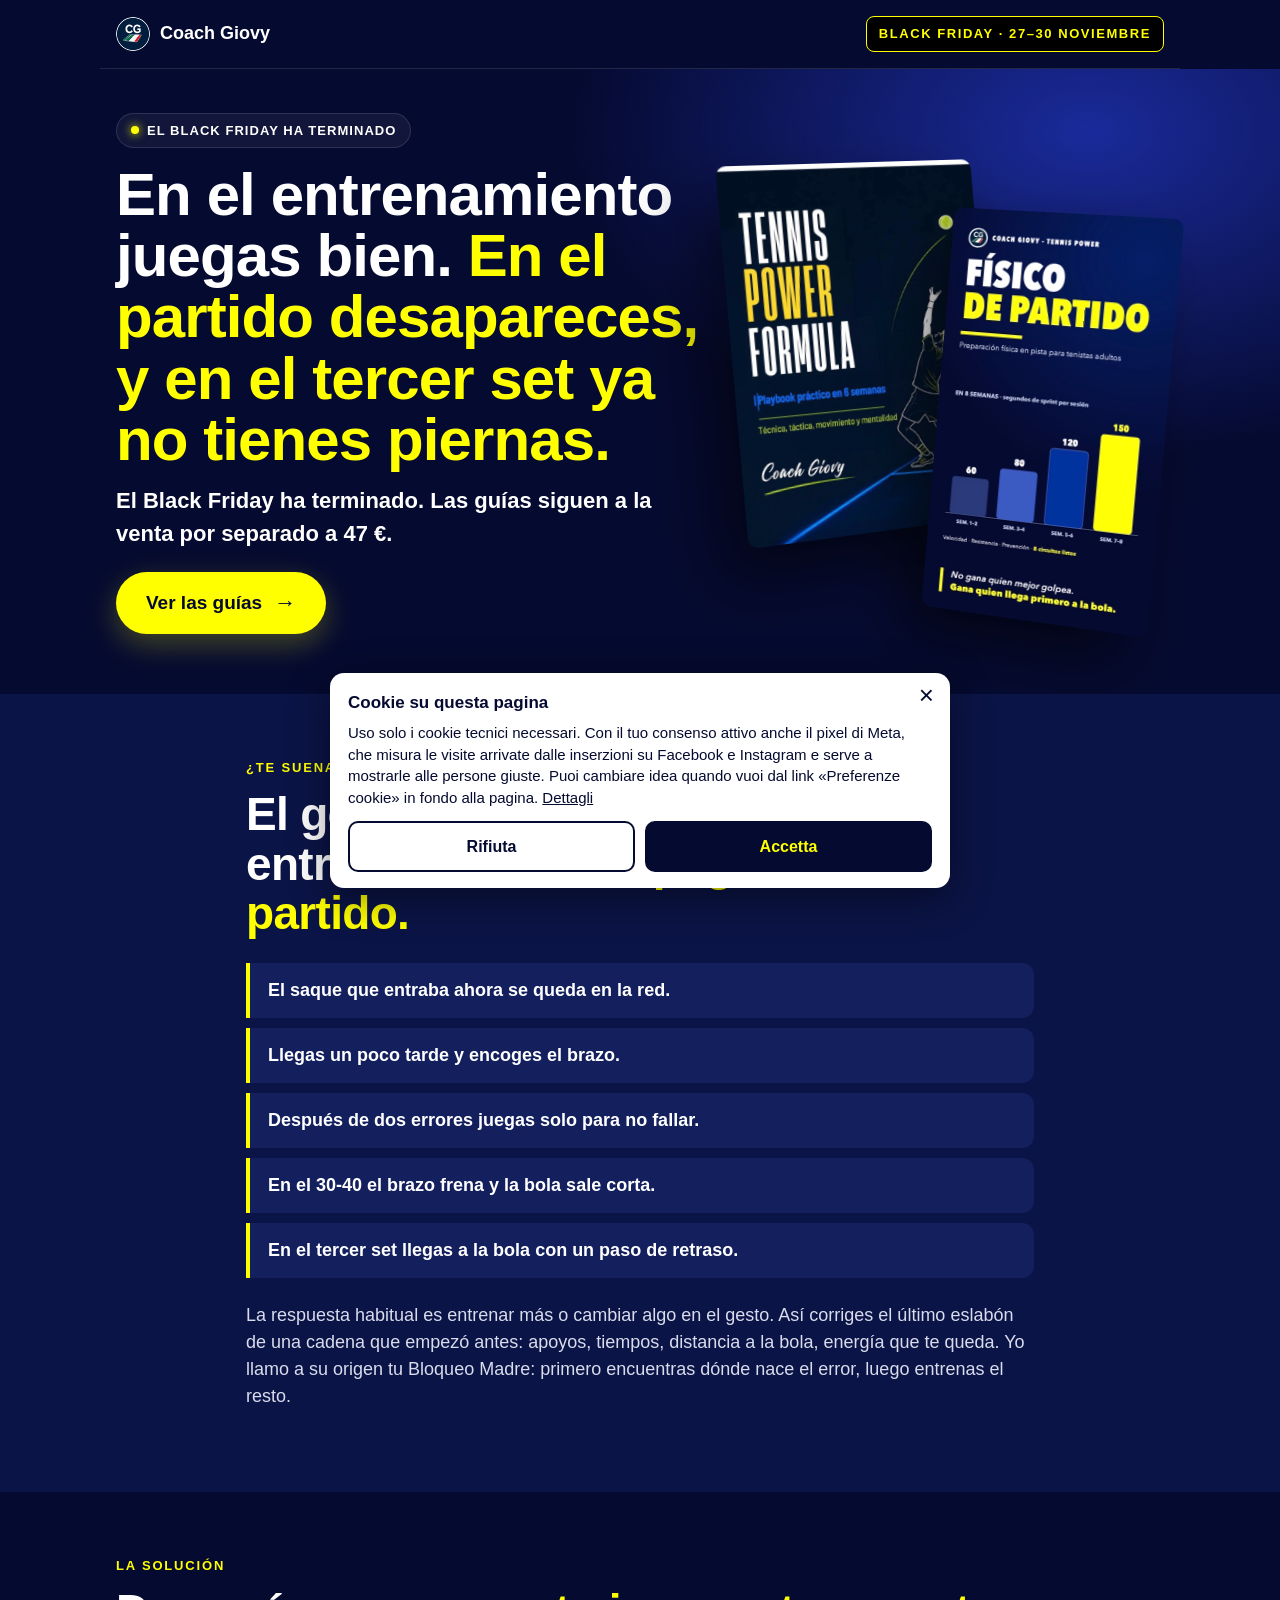
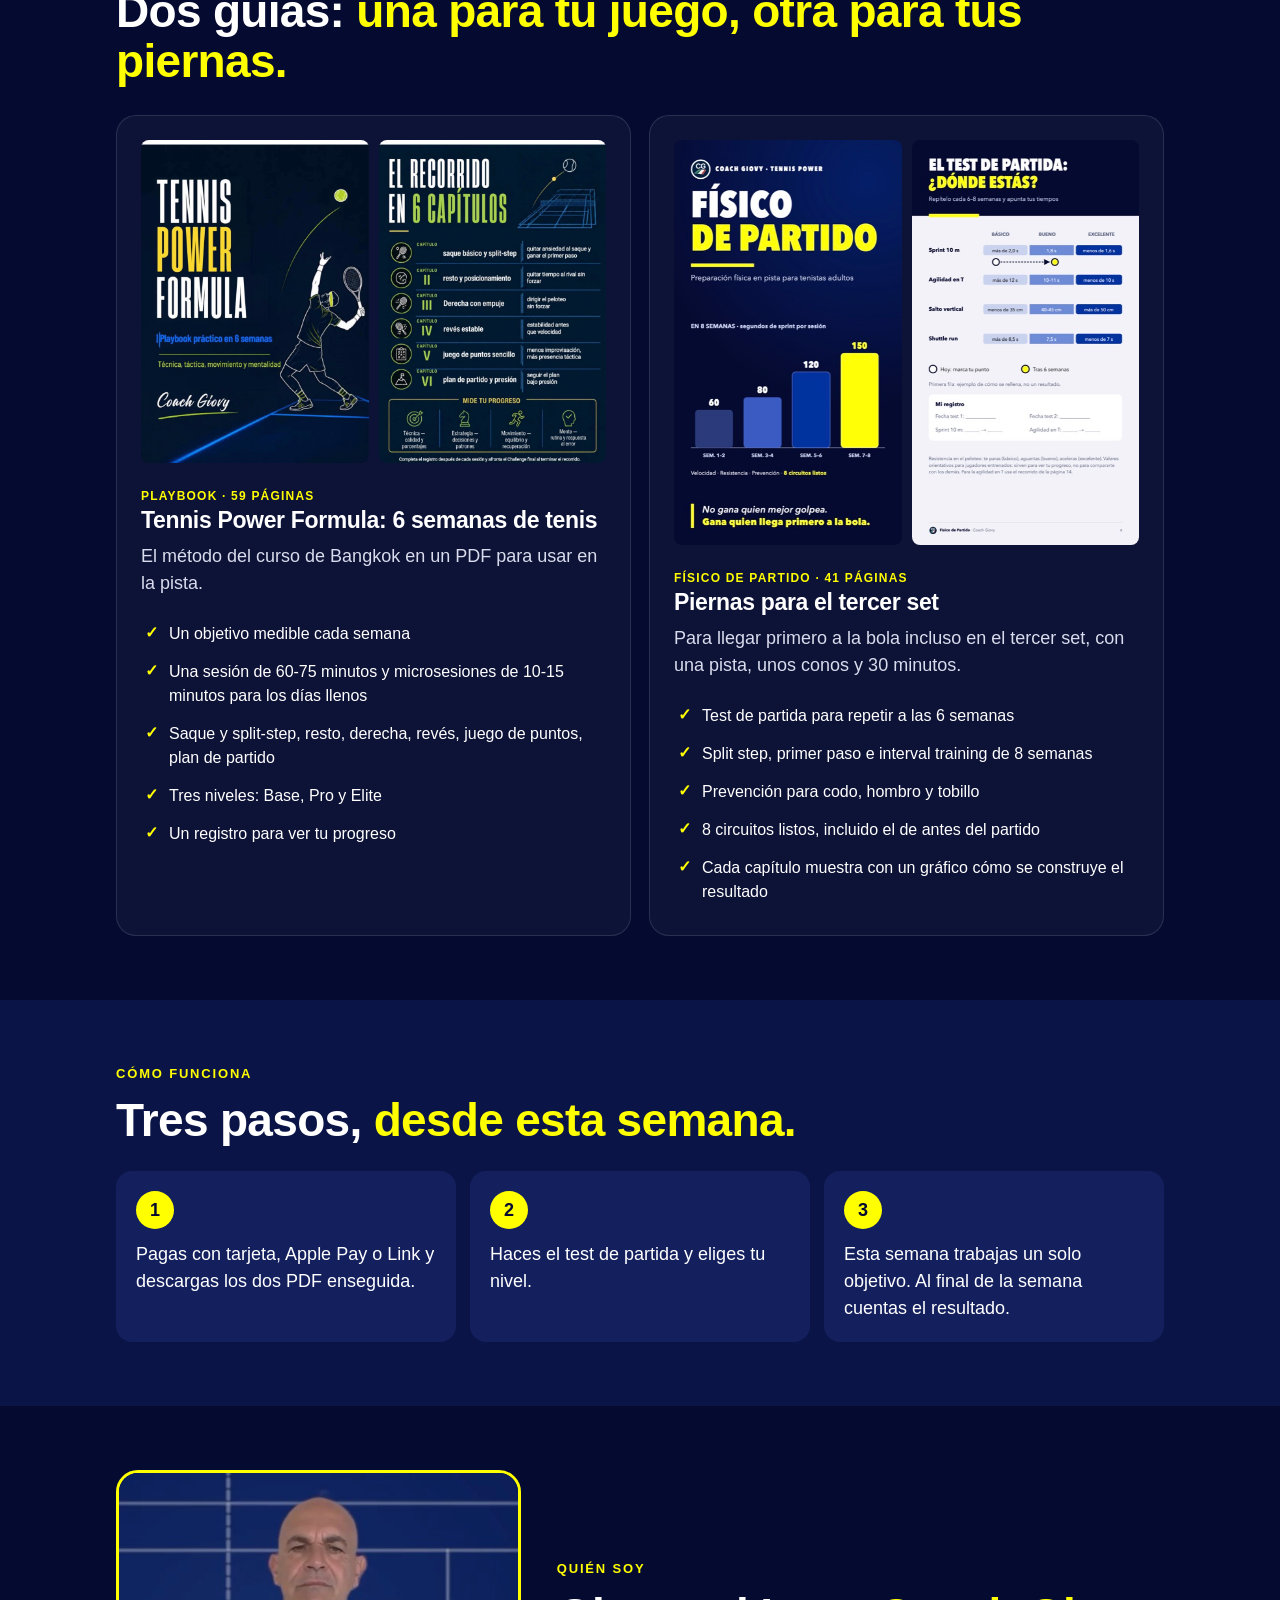
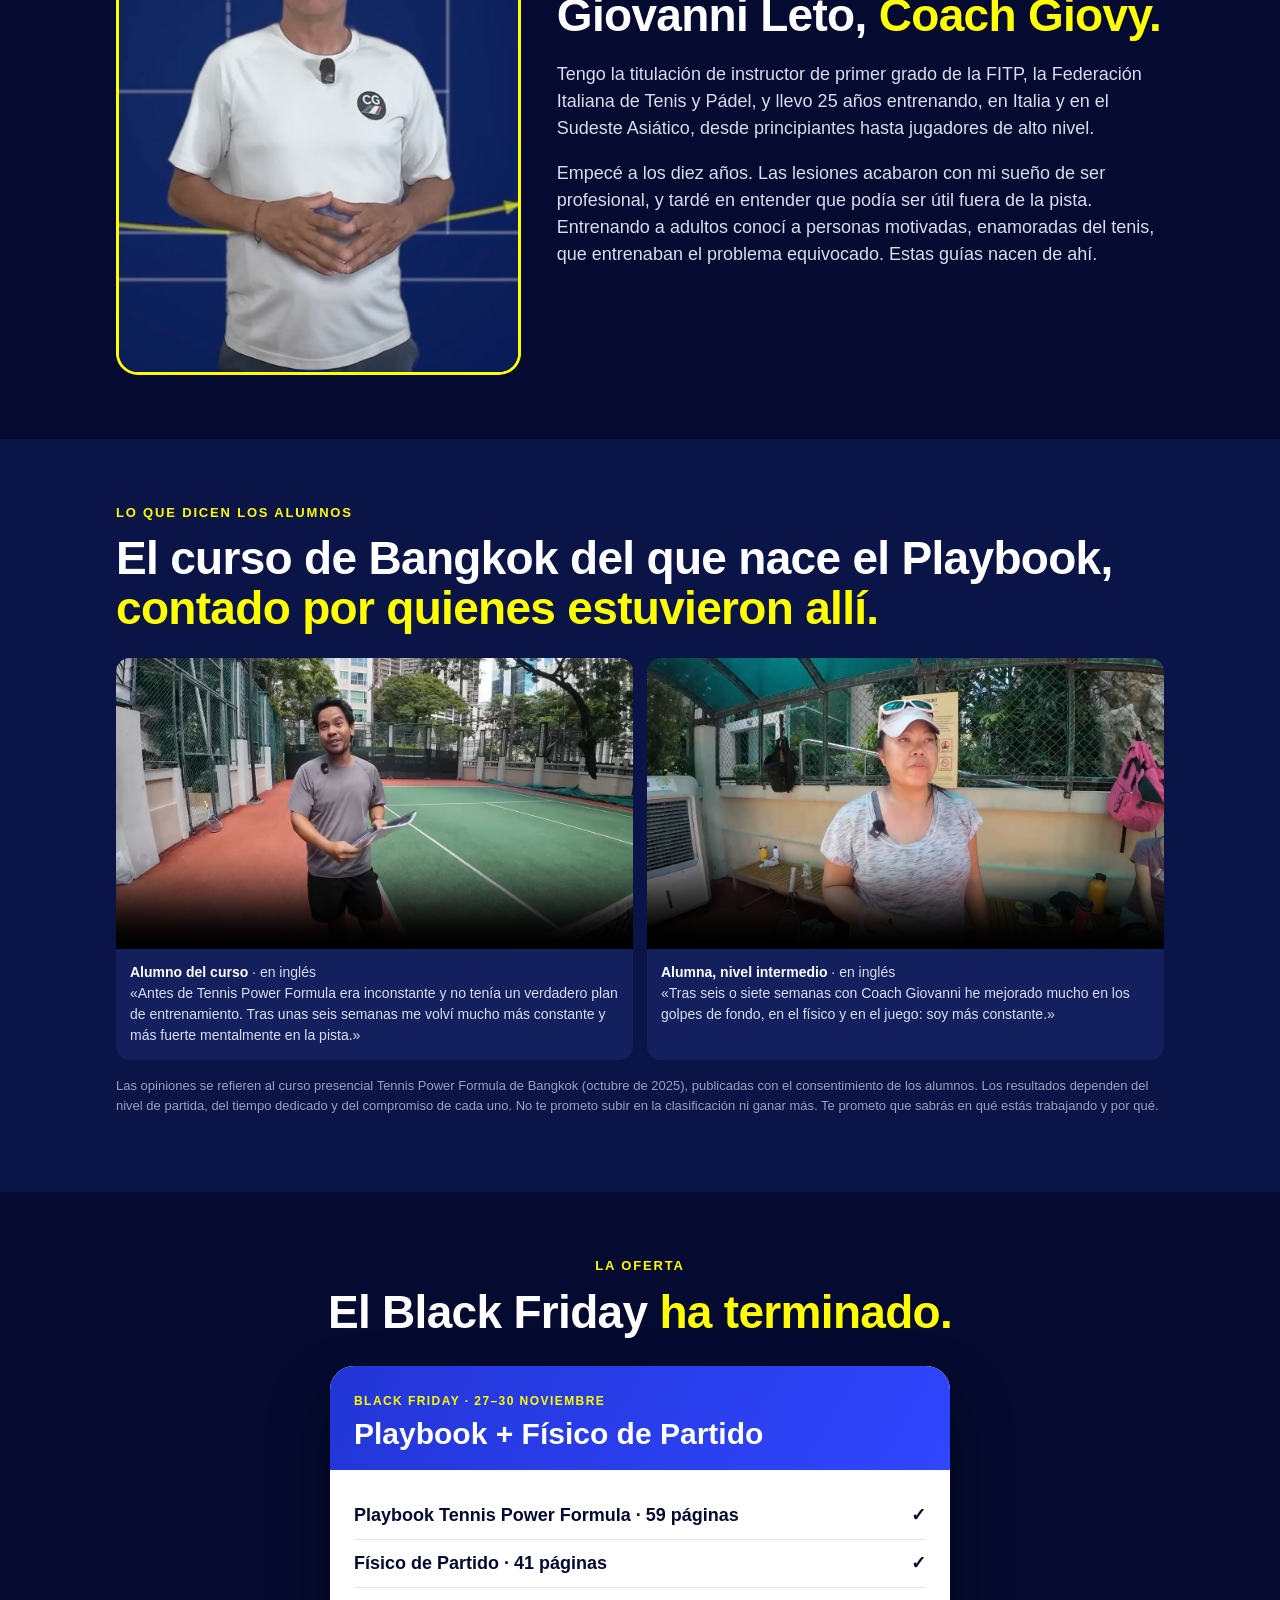
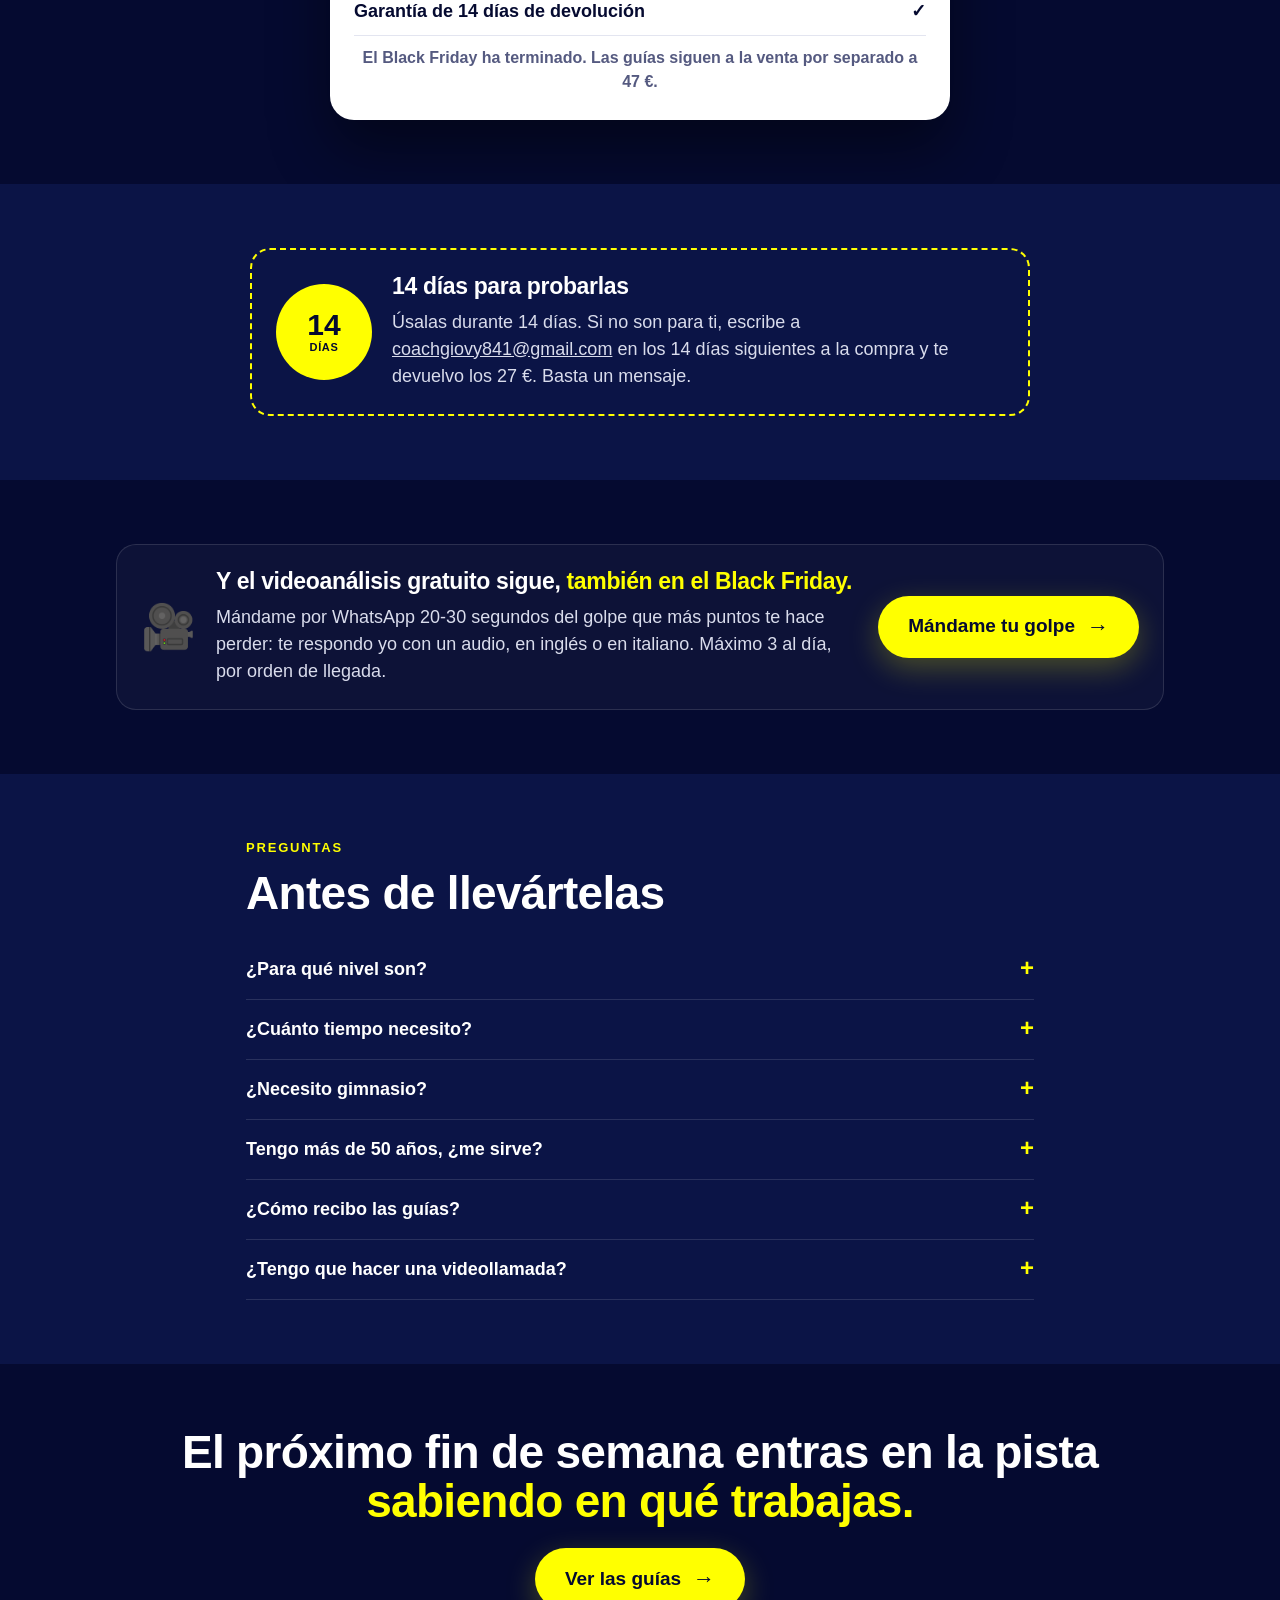
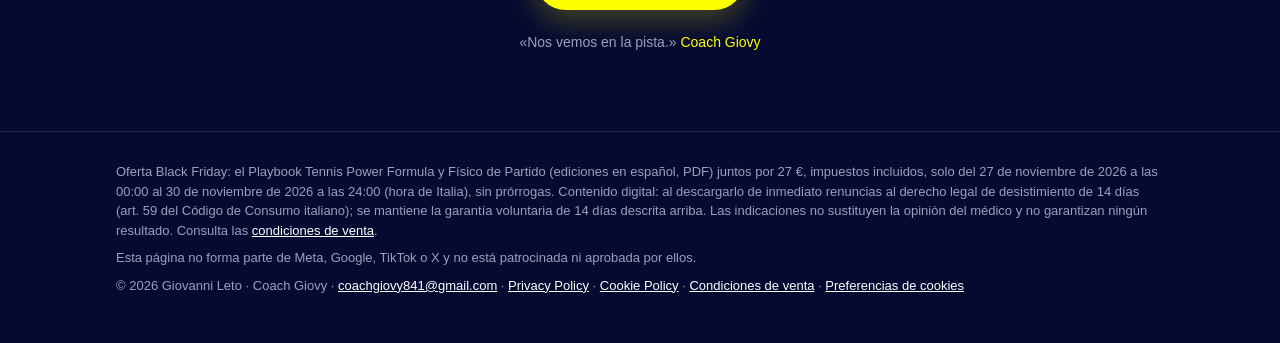
<file: es/blackfriday/index.html>
<!doctype html>
<html lang="es">
<head>
<meta charset="utf-8">
<meta name="viewport" content="width=device-width, initial-scale=1">
<title>Black Friday · Las 2 guías de Coach Giovy por 27 €</title>
<meta name="description" content="Black Friday del 27 al 30 de noviembre: el Playbook Tennis Power Formula y Físico de Partido juntos por 27 €.">
<meta property="og:title" content="Black Friday · Las 2 guías de Coach Giovy por 27 €">
<meta property="og:image" content="https://coachgiovy841-del.github.io/es/img/playbook-1.jpg">
<link rel="icon" href="../../img/logo.png">
<!-- Black Friday in spagnolo, approvata dal titolare il 15/11/2026 («Approvo tutto»).
     Tre fasi automatiche, uguali per tutti (ora italiana): attesa fino al 27/11 00:00, offerta aperta fino al 01/12 00:00, poi chiusa.
     Prima del 27/11 i pulsanti portano a WhatsApp «BLACK»; dal 27 al 30/11 al pagamento Stripe. -->
<style>
:root{--navy:#050A30;--navy2:#0b1446;--navy3:#14205e;--giallo:#FFFF00;--bianco:#fff;--testo:#d9dcec;--grigio:#9aa0bd;--linea:rgba(255,255,255,.12);--blu:#2236d6}
*{box-sizing:border-box}
html{scroll-behavior:smooth}
[hidden]{display:none!important}
body{margin:0;background:var(--navy);color:var(--bianco);font-family:-apple-system,BlinkMacSystemFont,"Segoe UI",Roboto,"Helvetica Neue",Arial,sans-serif;font-size:18px;line-height:1.5;-webkit-font-smoothing:antialiased;overflow-x:hidden}
img,video{max-width:100%;display:block}
a{color:inherit}
.wrap{max-width:1080px;margin:0 auto;padding:0 16px}
h1,h2,h3{line-height:1.08;margin:0 0 .45em;font-weight:900;letter-spacing:-.015em}
h2{font-size:clamp(28px,4.4vw,46px)}
h3{font-size:clamp(19px,2.2vw,23px)}
p{margin:0 0 1em;color:var(--testo)}
.giallo{color:var(--giallo)}
.centro{text-align:center}
section{padding:64px 0}
.alt{background:var(--navy2)}
.eyebrow{display:block;font-weight:800;font-size:13px;letter-spacing:.14em;text-transform:uppercase;color:var(--giallo);margin-bottom:12px}
.pillola{display:inline-flex;align-items:center;gap:8px;border:1px solid var(--linea);background:rgba(255,255,255,.05);border-radius:999px;padding:7px 14px;font-size:13px;font-weight:800;letter-spacing:.08em;text-transform:uppercase}
.pillola::before{content:"";width:8px;height:8px;border-radius:50%;background:var(--giallo);box-shadow:0 0 10px var(--giallo)}
.btn{display:inline-flex;align-items:center;justify-content:center;gap:12px;background:var(--giallo);color:var(--navy);font-weight:900;font-size:19px;text-decoration:none;padding:18px 30px;border-radius:999px;border:0;cursor:pointer;box-shadow:0 10px 30px rgba(255,255,0,.25);text-align:center;font-family:inherit;line-height:1.2}
.btn::after{content:"→";font-size:22px}
.btn:hover{transform:translateY(-1px)}
.fiducia{font-size:14px;color:var(--grigio);margin-top:12px}

.top .wrap{display:flex;align-items:center;justify-content:space-between;gap:12px;padding-top:16px;padding-bottom:16px;border-bottom:1px solid var(--linea)}
.marchio{display:inline-flex;align-items:center;gap:10px;font-weight:900;text-decoration:none}
.marchio img{width:34px;height:34px;border-radius:50%}
.bf{background:#000;color:var(--giallo);font-weight:900;letter-spacing:.12em;font-size:13px;padding:7px 12px;border-radius:8px;border:1px solid var(--giallo)}

.hero{position:relative;padding:44px 0 60px;background:radial-gradient(800px 500px at 85% 10%,#1a2a9a 0%,transparent 65%),var(--navy);overflow:hidden}
.hero .grid{display:grid;grid-template-columns:1.15fr .85fr;gap:34px;align-items:center}
.titolone{font-size:clamp(34px,5.6vw,60px);line-height:1.02;margin:16px 0 14px}
.sotto{font-size:clamp(18px,2.2vw,22px);color:var(--bianco);font-weight:700;max-width:620px}
.copertine{position:relative;height:440px;perspective:1100px}
.copertine img{position:absolute;width:260px;border-radius:10px;box-shadow:-24px 30px 60px rgba(0,0,0,.55)}
.copertine .c1{left:0;top:10px;transform:rotateY(18deg) rotateZ(-5deg)}
.copertine .c2{right:0;top:60px;width:230px;transform:rotateY(-14deg) rotateZ(5deg)}
.timbro{position:absolute;right:30%;top:-4px;width:104px;height:104px;border-radius:50%;background:var(--giallo);color:var(--navy);display:flex;flex-direction:column;align-items:center;justify-content:center;font-weight:900;font-size:30px;line-height:1;transform:rotate(-10deg);z-index:2;box-shadow:0 12px 30px rgba(0,0,0,.4)}
.timbro i{font-style:normal;font-size:11px;letter-spacing:.06em;margin-top:4px}

.conto{margin:22px 0 0}
.conto-titolo{margin:0 0 10px;font-weight:800;font-size:13px;letter-spacing:.12em;text-transform:uppercase;color:var(--giallo)}
.conto-cifre{display:flex;gap:10px}
.conto-cifre span{min-width:74px;padding:12px 8px;border:1px solid rgba(255,255,255,.2);border-radius:14px;background:rgba(5,10,48,.45);display:flex;flex-direction:column;align-items:center}
.conto-cifre b{font-size:34px;font-weight:900;line-height:1;font-variant-numeric:tabular-nums}
.conto-cifre small{margin-top:6px;font-size:11px;font-weight:800;letter-spacing:.12em;text-transform:uppercase;color:var(--grigio)}

.sintomi{list-style:none;padding:0;margin:24px 0;display:grid;gap:10px}
.sintomi li{background:var(--navy3);border-left:4px solid var(--giallo);border-radius:0 12px 12px 0;padding:14px 18px;color:var(--bianco);font-weight:700}

.guide{display:grid;grid-template-columns:1fr 1fr;gap:18px;margin-top:28px}
.guida{border:1px solid var(--linea);border-radius:20px;padding:24px;background:rgba(255,255,255,.035)}
.guida .immagini{display:flex;gap:10px;margin-bottom:18px}
.guida .immagini img{width:calc(50% - 5px);border-radius:8px}
.guida small{color:var(--giallo);font-weight:800;letter-spacing:.1em;text-transform:uppercase;font-size:12px}
.guida ul{list-style:none;padding:0;margin:12px 0 0}
.guida li{padding:7px 0 7px 28px;position:relative;font-size:16px;color:var(--bianco)}
.guida li::before{content:"✓";position:absolute;left:4px;top:6px;color:var(--giallo);font-weight:900}

.passi{display:grid;grid-template-columns:repeat(3,1fr);gap:14px;margin-top:26px;counter-reset:p}
.passi div{background:var(--navy3);border-radius:16px;padding:20px}
.passi div::before{counter-increment:p;content:counter(p);display:flex;align-items:center;justify-content:center;width:38px;height:38px;border-radius:50%;background:var(--giallo);color:var(--navy);font-weight:900;margin-bottom:12px}
.passi p{margin:0;color:var(--bianco)}

.chi{display:grid;grid-template-columns:.8fr 1.2fr;gap:36px;align-items:center}
.chi img{border-radius:22px;border:3px solid var(--giallo)}

.rec{display:grid;grid-template-columns:repeat(2,1fr);gap:14px;margin-top:24px}
.testim{margin:0;background:var(--navy3);border-radius:14px;overflow:hidden}
.testim video{width:100%;aspect-ratio:16/9;object-fit:cover;background:#000}
.testim figcaption{padding:14px;font-size:14px;color:var(--testo)}
.testim b{color:var(--bianco)}
.avvertenza{font-size:13px;color:var(--grigio);margin-top:16px}

.offerta{max-width:620px;margin:28px auto 0;background:var(--bianco);color:var(--navy);border-radius:24px;overflow:hidden;box-shadow:0 30px 60px rgba(0,0,0,.45)}
.offerta .testa{background:linear-gradient(120deg,var(--blu),#3046ff);color:var(--bianco);padding:20px 24px}
.offerta .testa small{color:var(--giallo);font-weight:800;letter-spacing:.12em;font-size:12px}
.offerta .testa strong{display:block;font-size:30px;line-height:1.1;margin-top:4px}
.offerta .corpo{padding:22px 24px 26px}
.riga{display:flex;justify-content:space-between;gap:12px;padding:10px 0;border-bottom:1px solid #e3e5f0;font-weight:700}
.prezzo{display:flex;align-items:baseline;justify-content:center;gap:10px;margin:20px 0 6px}
.prezzo b{font-size:64px;font-weight:900;line-height:1;color:var(--navy)}
.prezzo span{font-weight:800;color:#555a80}
.offerta .btn{width:100%;background:var(--navy);color:var(--giallo);box-shadow:none;margin-top:14px}
.offerta .nota{font-size:13px;color:#555a80;margin:10px 0 0;text-align:center}

.garanzia{display:flex;gap:20px;align-items:center;max-width:780px;margin:0 auto;border:2px dashed var(--giallo);border-radius:20px;padding:24px}
.garanzia .sigillo{flex:none;width:96px;height:96px;border-radius:50%;background:var(--giallo);color:var(--navy);display:flex;flex-direction:column;align-items:center;justify-content:center;font-weight:900;font-size:30px;line-height:1}
.garanzia .sigillo i{font-style:normal;font-size:11px;letter-spacing:.06em;margin-top:2px}
.garanzia p{margin:0}

.va{display:grid;grid-template-columns:auto 1fr auto;gap:20px;align-items:center;border:1px solid var(--linea);border-radius:20px;padding:24px;background:rgba(255,255,255,.035)}
.va .ico{font-size:44px}
.va p{margin:0}

.faq{max-width:820px;margin:0 auto}
details{border-bottom:1px solid var(--linea);padding:16px 0}
summary{cursor:pointer;font-weight:800;font-size:18px;list-style:none;display:flex;justify-content:space-between;gap:12px}
summary::-webkit-details-marker{display:none}
summary::after{content:"+";color:var(--giallo);font-size:24px;line-height:1}
details[open] summary::after{content:"–"}
details p{margin:10px 0 0}

footer{padding:30px 0 40px;font-size:13px;color:var(--grigio);border-top:1px solid var(--linea)}
footer p{color:var(--grigio);margin:0 0 8px}
footer a{color:var(--bianco)}

.fisso{display:none}
@media (max-width:860px){
  section{padding:48px 0}
  .hero .grid,.chi{grid-template-columns:1fr}
  .copertine{height:360px;max-width:420px;margin:0 auto;width:100%}
  .copertine img{width:210px}.copertine .c2{width:185px}
  .guide{grid-template-columns:1fr}
  .rec,.passi{grid-template-columns:1fr}
  .va{grid-template-columns:1fr;text-align:center}
}
@media (max-width:600px){
  body{font-size:17px}
  .top .bf{font-size:11px}
  .conto-cifre span{min-width:0;flex:1}.conto-cifre b{font-size:28px}
  .garanzia{flex-direction:column;text-align:center}
  .fisso{display:block;position:fixed;left:12px;right:12px;bottom:12px;z-index:40}
  .fisso .btn{width:100%;padding:15px 20px;font-size:17px}
  .fisso.nascosto{display:none}
  footer{padding-bottom:96px}
}
</style>
</head>
<body>
<header class="top">
  <div class="wrap">
    <a class="marchio" href="../index.html"><img src="../../img/logo.png" alt="">Coach Giovy</a>
    <span class="bf">BLACK FRIDAY · 27–30 NOVIEMBRE</span>
  </div>
</header>

<main>
<!-- 1. APERTURA -->
<section class="hero" id="inizio">
  <div class="wrap grid">
    <div>
      <span class="pillola" data-fase="attesa">Black Friday · abre el 27 de noviembre</span>
      <span class="pillola" data-fase="aperta" hidden>Black Friday · hasta el 30 de noviembre a medianoche (hora de Italia)</span>
      <span class="pillola" data-fase="chiusa" hidden>El Black Friday ha terminado</span>
      <h1 class="titolone">En el entrenamiento juegas bien. <span class="giallo">En el partido desapareces, y en el tercer set ya no tienes piernas.</span></h1>
      <p class="sotto" data-fase="attesa aperta">El Playbook Tennis Power Formula y Físico de Partido, juntos por 27 €. Técnica y preparación física para usar en la pista, con el móvil en la mano.</p>
      <p class="sotto" data-fase="chiusa" hidden>El Black Friday ha terminado. Las guías siguen a la venta por separado a 47 €.</p>
      <div data-fase="attesa">
        <a class="btn" data-black href="#">Escríbeme BLACK por WhatsApp y te aviso</a>
        <p class="fiducia">El 27 de noviembre te mando el enlace para llevártelas por 27 €.</p>
      </div>
      <div data-fase="aperta" hidden>
        <a class="btn" data-compra href="#">Quiero las 2 guías por 27 €</a>
        <p class="fiducia">Pago seguro con Stripe. Descargas los PDF justo después del pago.</p>
      </div>
      <div data-fase="chiusa" hidden>
        <a class="btn" href="../index.html#playbook">Ver las guías</a>
      </div>
      <div class="conto" data-apre="2026-11-27T00:00:00+01:00" data-chiude="2026-12-01T00:00:00+01:00" data-fase="attesa aperta"></div>
    </div>
    <div class="copertine" aria-hidden="true">
      <span class="timbro" data-fase="attesa aperta">27 €<i>LAS DOS GUÍAS</i></span>
      <img class="c1" src="../img/playbook-1.jpg" alt="">
      <img class="c2" src="../img/fisico-1.jpg" alt="">
    </div>
  </div>
</section>

<!-- 2. IL PROBLEMA -->
<section class="alt">
  <div class="wrap" style="max-width:820px">
    <span class="eyebrow">¿Te suena?</span>
    <h2>El golpe que te salía en el entrenamiento <span class="giallo">se apaga en el partido.</span></h2>
    <ul class="sintomi">
      <li>El saque que entraba ahora se queda en la red.</li>
      <li>Llegas un poco tarde y encoges el brazo.</li>
      <li>Después de dos errores juegas solo para no fallar.</li>
      <li>En el 30-40 el brazo frena y la bola sale corta.</li>
      <li>En el tercer set llegas a la bola con un paso de retraso.</li>
    </ul>
    <p>La respuesta habitual es entrenar más o cambiar algo en el gesto. Así corriges el último eslabón de una cadena que empezó antes: apoyos, tiempos, distancia a la bola, energía que te queda. Yo llamo a su origen tu Bloqueo Madre: primero encuentras dónde nace el error, luego entrenas el resto.</p>
  </div>
</section>

<!-- 3. LA SOLUZIONE -->
<section>
  <div class="wrap">
    <span class="eyebrow">La solución</span>
    <h2>Dos guías: <span class="giallo">una para tu juego, otra para tus piernas.</span></h2>
    <div class="guide">
      <div class="guida">
        <div class="immagini"><img src="../img/playbook-1.jpg" alt="Portada del Playbook Tennis Power Formula" loading="lazy"><img src="../img/playbook-4.jpg" alt="El recorrido en 6 capítulos" loading="lazy"></div>
        <small>Playbook · 59 páginas</small>
        <h3>Tennis Power Formula: 6 semanas de tenis</h3>
        <p>El método del curso de Bangkok en un PDF para usar en la pista.</p>
        <ul>
          <li>Un objetivo medible cada semana</li>
          <li>Una sesión de 60-75 minutos y microsesiones de 10-15 minutos para los días llenos</li>
          <li>Saque y split-step, resto, derecha, revés, juego de puntos, plan de partido</li>
          <li>Tres niveles: Base, Pro y Elite</li>
          <li>Un registro para ver tu progreso</li>
        </ul>
      </div>
      <div class="guida">
        <div class="immagini"><img src="../img/fisico-1.jpg" alt="Portada de Físico de Partido" loading="lazy"><img src="../img/fisico-9.jpg" alt="El test de partida para repetir a las 6 semanas" loading="lazy"></div>
        <small>Físico de Partido · 41 páginas</small>
        <h3>Piernas para el tercer set</h3>
        <p>Para llegar primero a la bola incluso en el tercer set, con una pista, unos conos y 30 minutos.</p>
        <ul>
          <li>Test de partida para repetir a las 6 semanas</li>
          <li>Split step, primer paso e interval training de 8 semanas</li>
          <li>Prevención para codo, hombro y tobillo</li>
          <li>8 circuitos listos, incluido el de antes del partido</li>
          <li>Cada capítulo muestra con un gráfico cómo se construye el resultado</li>
        </ul>
      </div>
    </div>
  </div>
</section>

<!-- 4. COME SI USA -->
<section class="alt">
  <div class="wrap">
    <span class="eyebrow">Cómo funciona</span>
    <h2>Tres pasos, <span class="giallo">desde esta semana.</span></h2>
    <div class="passi">
      <div><p>Pagas con tarjeta, Apple Pay o Link y descargas los dos PDF enseguida.</p></div>
      <div><p>Haces el test de partida y eliges tu nivel.</p></div>
      <div><p>Esta semana trabajas un solo objetivo. Al final de la semana cuentas el resultado.</p></div>
    </div>
  </div>
</section>

<!-- 5. CHI SONO -->
<section>
  <div class="wrap chi">
    <img src="../../img/coach-vsl-ritratto.jpg" alt="Coach Giovy, Giovanni Leto" loading="lazy">
    <div>
      <span class="eyebrow">Quién soy</span>
      <h2>Giovanni Leto, <span class="giallo">Coach Giovy.</span></h2>
      <p>Tengo la titulación de instructor de primer grado de la FITP, la Federación Italiana de Tenis y Pádel, y llevo 25 años entrenando, en Italia y en el Sudeste Asiático, desde principiantes hasta jugadores de alto nivel.</p>
      <p>Empecé a los diez años. Las lesiones acabaron con mi sueño de ser profesional, y tardé en entender que podía ser útil fuera de la pista. Entrenando a adultos conocí a personas motivadas, enamoradas del tenis, que entrenaban el problema equivocado. Estas guías nacen de ahí.</p>
    </div>
  </div>
</section>

<!-- 6. RECENSIONI -->
<section class="alt">
  <div class="wrap">
    <span class="eyebrow">Lo que dicen los alumnos</span>
    <h2>El curso de Bangkok del que nace el Playbook, <span class="giallo">contado por quienes estuvieron allí.</span></h2>
    <div class="rec">
      <figure class="testim"><video controls preload="none" playsinline poster="../../img/poster-allievo.jpg" src="../../video/recensione-allievo.mp4"></video><figcaption><b>Alumno del curso</b> · en inglés<br>«Antes de Tennis Power Formula era inconstante y no tenía un verdadero plan de entrenamiento. Tras unas seis semanas me volví mucho más constante y más fuerte mentalmente en la pista.»</figcaption></figure>
      <figure class="testim"><video controls preload="none" playsinline poster="../../img/poster-inglese.jpg" src="../../video/recensione-inglese.mp4"></video><figcaption><b>Alumna, nivel intermedio</b> · en inglés<br>«Tras seis o siete semanas con Coach Giovanni he mejorado mucho en los golpes de fondo, en el físico y en el juego: soy más constante.»</figcaption></figure>
    </div>
    <p class="avvertenza">Las opiniones se refieren al curso presencial Tennis Power Formula de Bangkok (octubre de 2025), publicadas con el consentimiento de los alumnos. Los resultados dependen del nivel de partida, del tiempo dedicado y del compromiso de cada uno. No te prometo subir en la clasificación ni ganar más. Te prometo que sabrás en qué estás trabajando y por qué.</p>
  </div>
</section>

<!-- 7. L'OFFERTA -->
<section id="offerta">
  <div class="wrap">
    <div class="centro">
      <span class="eyebrow">La oferta</span>
      <h2 data-fase="attesa aperta">Dos guías, 27 €. <span class="giallo">Del 27 al 30 de noviembre.</span></h2>
      <h2 data-fase="chiusa" hidden>El Black Friday <span class="giallo">ha terminado.</span></h2>
    </div>
    <div class="offerta">
      <div class="testa"><small>BLACK FRIDAY · 27–30 NOVIEMBRE</small><strong>Playbook + Físico de Partido</strong></div>
      <div class="corpo">
        <div class="riga"><span>Playbook Tennis Power Formula · 59 páginas</span><span>✓</span></div>
        <div class="riga"><span>Físico de Partido · 41 páginas</span><span>✓</span></div>
        <div class="riga"><span>Garantía de 14 días de devolución</span><span>✓</span></div>
        <div data-fase="attesa aperta"><div class="prezzo"><b>27 €</b><span>por las dos</span></div>
        <p class="nota">Cada guía cuesta 47 € por separado.</p></div>
        <div data-fase="attesa"><a class="btn" data-black href="#">Escríbeme BLACK y te aviso</a><p class="nota">La compra abre el viernes 27 de noviembre.</p></div>
        <div data-fase="aperta" hidden><a class="btn" data-compra href="#">Quiero las 2 guías por 27 €</a><p class="nota">Pago seguro con Stripe. Descargas los PDF enseguida.</p></div>
        <div data-fase="chiusa" hidden><p class="nota" style="font-size:16px;font-weight:700">El Black Friday ha terminado. Las guías siguen a la venta por separado a 47 €.</p></div>
      </div>
    </div>
  </div>
</section>

<!-- 8. GARANZIA -->
<section class="alt">
  <div class="wrap">
    <div class="garanzia">
      <div class="sigillo">14<i>DÍAS</i></div>
      <div><h3>14 días para probarlas</h3><p>Úsalas durante 14 días. Si no son para ti, escribe a <a href="mailto:coachgiovy841@gmail.com">coachgiovy841@gmail.com</a> en los 14 días siguientes a la compra y te devuelvo los 27 €. Basta un mensaje.</p></div>
    </div>
  </div>
</section>

<!-- 9. VIDEOANALISI GRATUITA (DECISIONE del titolare 15/11/2026: resta anche nel Black Friday) -->
<section>
  <div class="wrap">
    <div class="va">
      <span class="ico">🎥</span>
      <div><h3>Y el videoanálisis gratuito sigue, <span class="giallo">también en el Black Friday.</span></h3><p>Mándame por WhatsApp 20-30 segundos del golpe que más puntos te hace perder: te respondo yo con un audio, en inglés o en italiano. Máximo 3 al día, por orden de llegada.</p></div>
      <a class="btn" href="https://wa.me/393517940376?text=VIDEOANALISIS%20-%20Hola%20Coach%2C%20te%20mando%2020-30%20segundos%20de%20mi%20golpe%3A%20" target="_blank" rel="noopener">Mándame tu golpe</a>
    </div>
  </div>
</section>

<!-- 10. DOMANDE -->
<section class="alt">
  <div class="faq"><div class="wrap">
    <span class="eyebrow">Preguntas</span>
    <h2>Antes de llevártelas</h2>
    <details><summary>¿Para qué nivel son?</summary><p>El Playbook tiene tres niveles: Base, Pro y Elite. Físico de Partido empieza con un test que te indica por dónde empezar.</p></details>
    <details><summary>¿Cuánto tiempo necesito?</summary><p>Una sesión de 60-75 minutos o microsesiones de 10-15 minutos para el Playbook, unos 30 minutos para los circuitos de Físico de Partido.</p></details>
    <details><summary>¿Necesito gimnasio?</summary><p>Bastan una pista y unos conos.</p></details>
    <details><summary>Tengo más de 50 años, ¿me sirve?</summary><p>Las guías están escritas para tenistas adultos. Antes de empezar comprueba tu aptitud para el deporte con el médico y para si sientes dolor.</p></details>
    <details><summary>¿Cómo recibo las guías?</summary><p>Justo después del pago, la página de confirmación muestra los enlaces para descargar los PDF. Si algo no se abre, escríbeme y te los reenvío.</p></details>
    <details><summary>¿Tengo que hacer una videollamada?</summary><p>No. Compras y empiezas por tu cuenta. Si quieres escribirme, estoy en WhatsApp en el +39 351 794 0376.</p></details>
  </div></div>
</section>

<!-- 11. CHIUSURA -->
<section>
  <div class="wrap centro">
    <h2>El próximo fin de semana entras en la pista <span class="giallo">sabiendo en qué trabajas.</span></h2>
    <p data-fase="attesa aperta" style="font-size:20px;color:var(--bianco);font-weight:700">Dos guías, 100 páginas, 27 €, del 27 al 30 de noviembre.</p>
    <div data-fase="attesa"><a class="btn" data-black href="#">Escríbeme BLACK por WhatsApp</a></div>
    <div data-fase="aperta" hidden><a class="btn" data-compra href="#">Quiero las 2 guías por 27 €</a></div>
    <div data-fase="chiusa" hidden><a class="btn" href="../index.html#playbook">Ver las guías</a></div>
    <p class="fiducia" style="margin-top:22px">«Nos vemos en la pista.» <span class="giallo">Coach Giovy</span></p>
  </div>
</section>
</main>

<div class="fisso" id="fisso">
  <a class="btn" data-fase="attesa" data-black href="#">Escríbeme BLACK</a>
  <a class="btn" data-fase="aperta" data-compra href="#" hidden>Las 2 guías por 27 €</a>
</div>

<footer>
  <div class="wrap">
    <p>Oferta Black Friday: el Playbook Tennis Power Formula y Físico de Partido (ediciones en español, PDF) juntos por 27 €, impuestos incluidos, solo del 27 de noviembre de 2026 a las 00:00 al 30 de noviembre de 2026 a las 24:00 (hora de Italia), sin prórrogas. Contenido digital: al descargarlo de inmediato renuncias al derecho legal de desistimiento de 14 días (art. 59 del Código de Consumo italiano); se mantiene la garantía voluntaria de 14 días descrita arriba. Las indicaciones no sustituyen la opinión del médico y no garantizan ningún resultado. Consulta las <a href="../index.html#condiciones">condiciones de venta</a>.</p>
    <p>Esta página no forma parte de Meta, Google, TikTok o X y no está patrocinada ni aprobada por ellos.</p>
    <p>© 2026 Giovanni Leto · Coach Giovy · <a href="mailto:coachgiovy841@gmail.com">coachgiovy841@gmail.com</a> · <a href="../../privacy.html">Privacy Policy</a> · <a href="../../privacy.html#cookie">Cookie Policy</a> · <a href="../index.html#condiciones">Condiciones de venta</a> · <a href="#" data-cookie>Preferencias de cookies</a></p>
  </div>
</footer>

<script>
var PACCHETTO_BF = 'https://buy.stripe.com/aFafZi5EV14Ga8518U9bO0a';  // plink_1Uc5TCK7nILDvXLABflZKL1u, creato e provato a 0 € il 15/11/2026; conferma Stripe con i due PDF in spagnolo. Da disattivare il 01/12.
var BLACK = 'https://wa.me/393517940376?text=' + encodeURIComponent('BLACK - Avísame cuando abra el Black Friday de las 2 guías por 27 €');
// ?fase=attesa|aperta|chiusa solo per le prove.
var forzata = new URLSearchParams(location.search).get('fase');

document.querySelectorAll('[data-black]').forEach(function (a) { a.href = BLACK; a.target = '_blank'; a.rel = 'noopener'; });
document.querySelectorAll('[data-compra]').forEach(function (a) {
  if (PACCHETTO_BF) { a.href = PACCHETTO_BF; a.target = '_blank'; a.rel = 'noopener'; }
  else { a.href = BLACK; a.target = '_blank'; a.rel = 'noopener'; }
});

// Conto alla rovescia e fasi: scadenza vera e uguale per tutti (art. 23 lett. g Codice del consumo).
var box = document.querySelector('.conto');
var apre = Date.parse(box.dataset.apre), chiude = Date.parse(box.dataset.chiude);
box.innerHTML = '<p class="conto-titolo"></p><div class="conto-cifre">' +
  ['días', 'horas', 'min', 'seg'].map(function (e) { return '<span><b>00</b><small>' + e + '</small></span>'; }).join('') + '</div>';
var titolo = box.querySelector('.conto-titolo'), cifre = box.querySelectorAll('b'), ultima = null, timer;
function due(n) { return (n < 10 ? '0' : '') + n; }
function mostraFase(f) {
  if (f === ultima) return; ultima = f;
  document.querySelectorAll('[data-fase]').forEach(function (x) { x.hidden = x.dataset.fase.split(' ').indexOf(f) < 0; });
}
function giro() {
  var ora = Date.now();
  var f = forzata || (ora < apre ? 'attesa' : ora < chiude ? 'aperta' : 'chiusa');
  mostraFase(f);
  if (f === 'chiusa') { clearInterval(timer); return; }
  var meta = f === 'attesa' ? apre : chiude;
  titolo.textContent = f === 'attesa' ? 'El Black Friday abre en' : 'La oferta termina en';
  var r = Math.max(0, Math.floor((meta - ora) / 1000));
  [Math.floor(r / 86400), Math.floor(r % 86400 / 3600), Math.floor(r % 3600 / 60), r % 60].forEach(function (v, i) { cifre[i].textContent = due(v); });
}
giro(); timer = setInterval(giro, 1000);

// Pulsante fisso su telefono: nascosto quando l'apertura o l'offerta sono a vista.
var fisso = document.getElementById('fisso');
if ('IntersectionObserver' in window) {
  var visibili = new Set();
  var oss = new IntersectionObserver(function (voci) {
    voci.forEach(function (v) { if (v.isIntersecting) visibili.add(v.target); else visibili.delete(v.target); });
    fisso.classList.toggle('nascosto', visibili.size > 0 || ultima === 'chiusa');
  });
  ['inizio', 'offerta'].forEach(function (id) { oss.observe(document.getElementById(id)); });
}
</script>
<script src="../../consenso.js"></script>
</body>
</html>
</file>
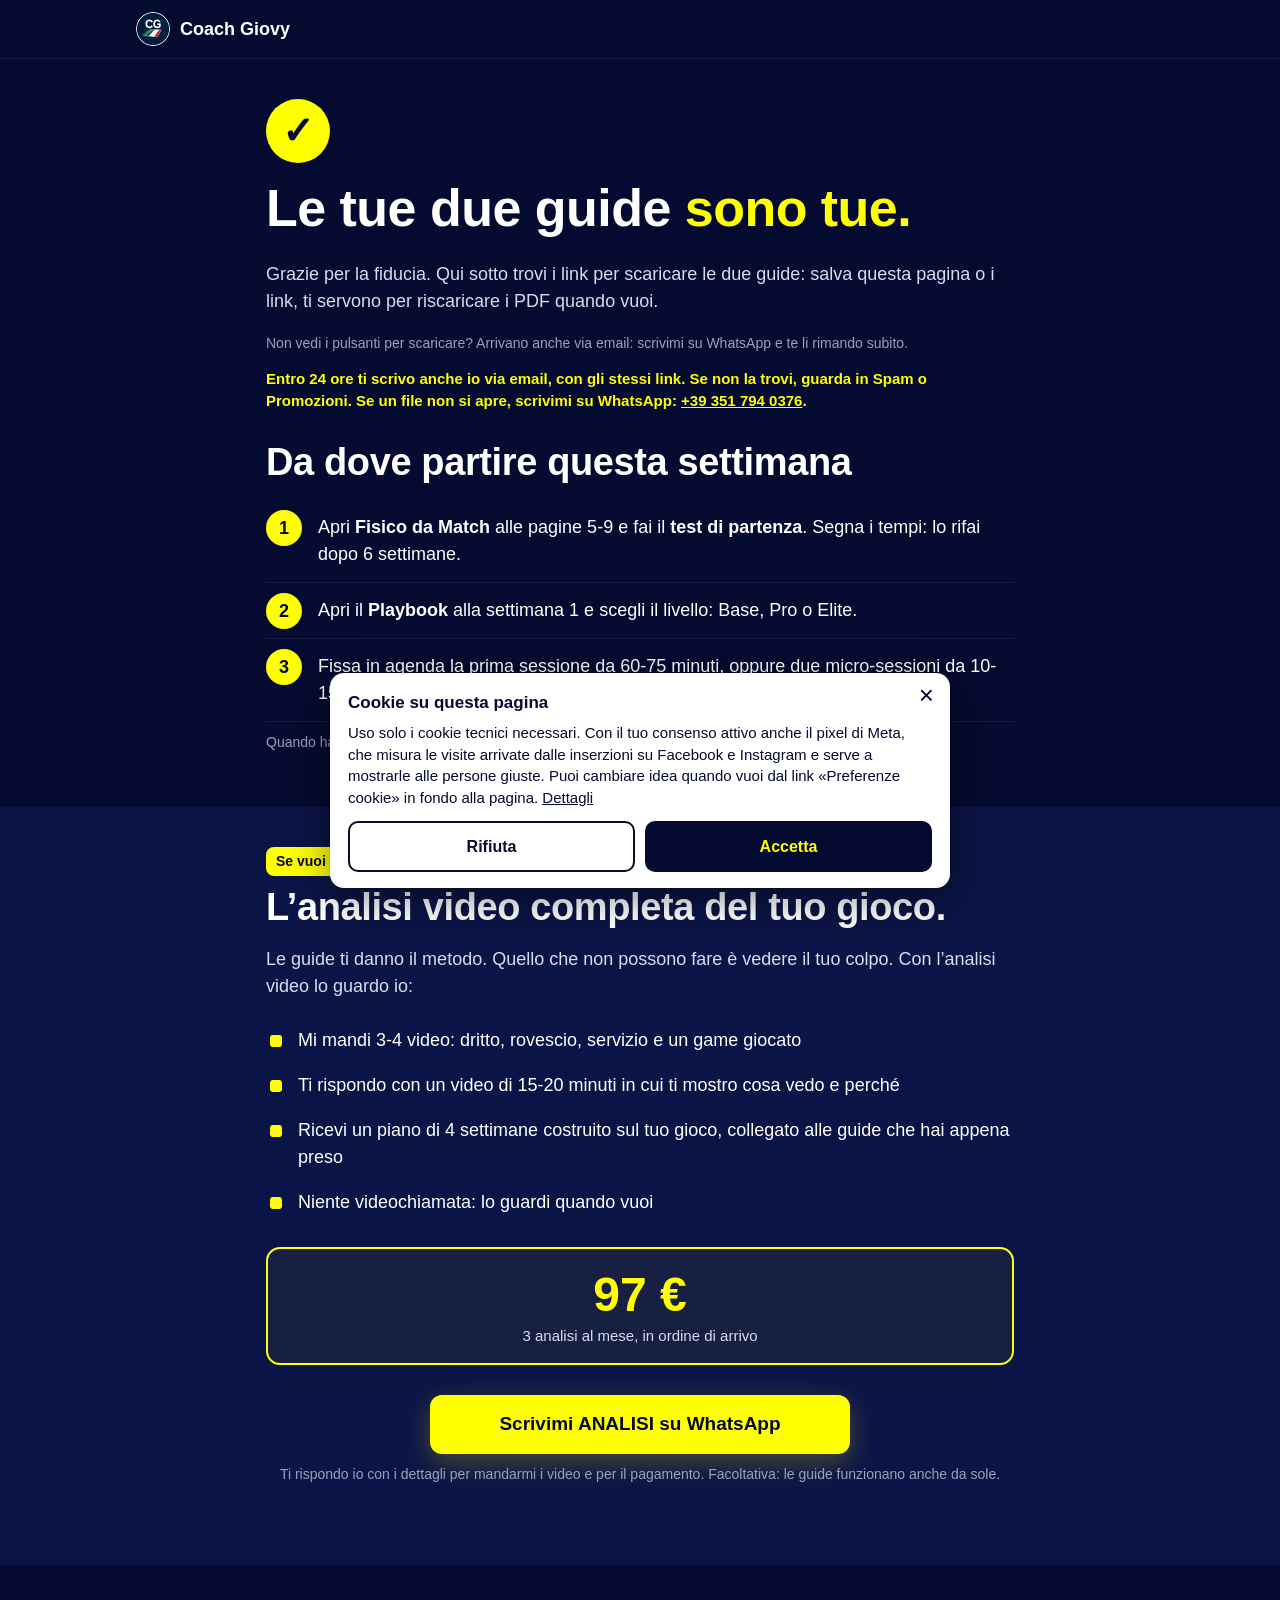
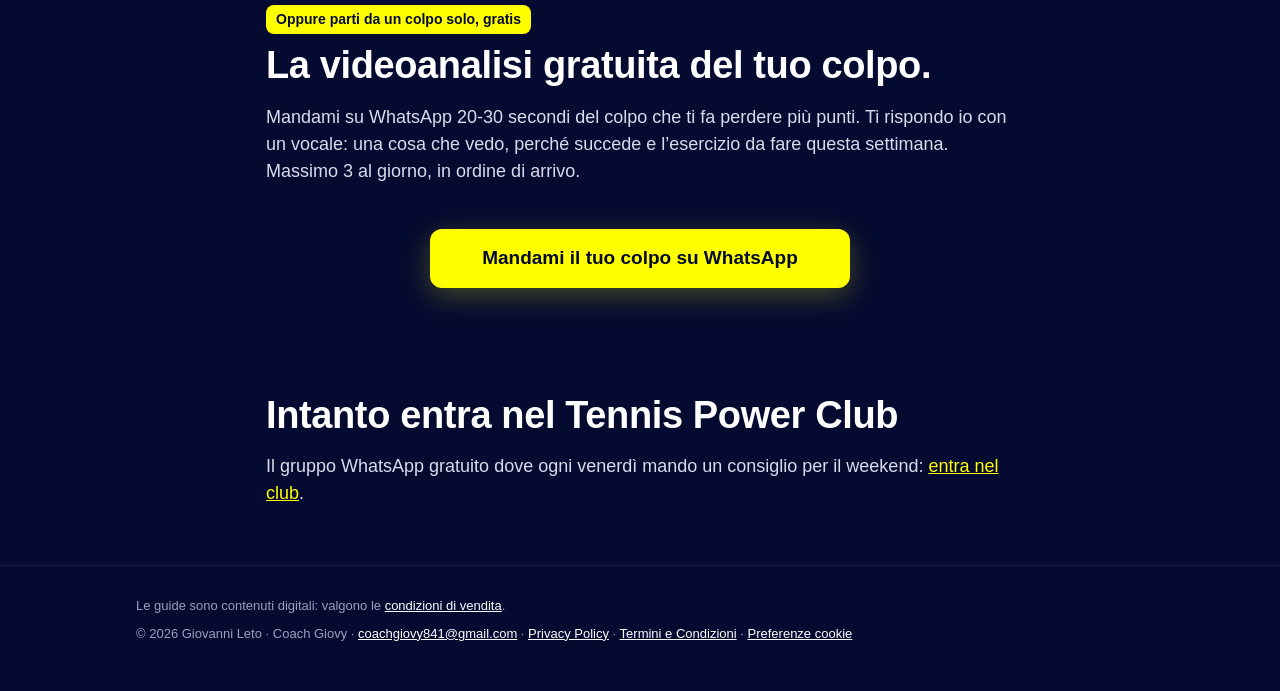
<file: grazie-guide.html>
<!doctype html>
<html lang="it">
<head>
<meta charset="utf-8">
<meta name="viewport" content="width=device-width, initial-scale=1">
<title>Le tue guide – Coach Giovy</title>
<meta name="description" content="Cosa fare adesso con il Playbook e Fisico da Match di Coach Giovy.">
<meta name="robots" content="noindex">
<link rel="icon" href="img/logo.png">
<link rel="stylesheet" href="funnel.css?v=20261113">
</head>
<body>
<!-- Pagina dopo l'acquisto delle 2 guide a 37 EUR (schema Battaglia, Roibook NRG). Approvata dal titolare il 12/11/2026. -->
<header class="top"><div class="wrap"><span class="brand"><img src="img/logo.png" alt="">Coach Giovy</span></div></header>

<main>
<section>
  <div class="wrap stretto">
    <div class="spunta" aria-hidden="true">✓</div>
    <h1>Le tue due guide <span class="giallo">sono tue.</span></h1>
    <p>Grazie per la fiducia. Qui sotto trovi i link per scaricare le due guide: salva questa pagina o i link, ti servono per riscaricare i PDF quando vuoi.</p>
    <!-- I link compaiono solo a chi arriva da Stripe (indirizzo con session_id=cs_...). -->
    <div class="cta" id="scarica" hidden>
      <a class="btn" href="https://drive.google.com/file/d/1XMc37doO1GPdyH7h5i_8ZMjDzRXVoL9s/view" target="_blank" rel="noopener">Scarica il Playbook (PDF)</a>
      <a class="btn" style="margin-top:12px" href="https://drive.google.com/file/d/1tVVoeC8PYUqSFQqBhfMDVYba_Y6e_pPG/view" target="_blank" rel="noopener">Scarica Fisico da Match (PDF)</a>
    </div>
    <p class="nota" id="senza-link">Non vedi i pulsanti per scaricare? Arrivano anche via email: scrivimi su WhatsApp e te li rimando subito.</p>
    <p class="avviso">Entro 24 ore ti scrivo anche io via email, con gli stessi link. Se non la trovi, guarda in Spam o Promozioni. Se un file non si apre, scrivimi su WhatsApp: <a href="https://wa.me/393517940376">+39 351 794 0376</a>.</p>
    <h2 style="margin-top:28px">Da dove partire questa settimana</h2>
    <ol class="passi">
      <li>Apri <b>Fisico da Match</b> alle pagine 5-9 e fai il <b>test di partenza</b>. Segna i tempi: lo rifai dopo 6 settimane.</li>
      <li>Apri il <b>Playbook</b> alla settimana 1 e scegli il livello: Base, Pro o Elite.</li>
      <li>Fissa in agenda la prima sessione da 60-75 minuti, oppure due micro-sessioni da 10-15 minuti.</li>
    </ol>
    <p class="nota">Quando hai i risultati del test mandameli su WhatsApp: li leggo io.</p>
  </div>
</section>

<section class="alt">
  <div class="wrap stretto">
    <span class="passo">Se vuoi che ti guardi giocare</span>
    <h2>L’analisi video completa del tuo gioco.</h2>
    <!-- Qui andra' il video di 60 s del titolare (decisione del 09/11/2026), quando sara' registrato. -->
    <p>Le guide ti danno il metodo. Quello che non possono fare è vedere il tuo colpo. Con l’analisi video lo guardo io:</p>
    <ul class="lista">
      <li>Mi mandi 3-4 video: dritto, rovescio, servizio e un game giocato</li>
      <li>Ti rispondo con un video di 15-20 minuti in cui ti mostro cosa vedo e perché</li>
      <li>Ricevi un piano di 4 settimane costruito sul tuo gioco, collegato alle guide che hai appena preso</li>
      <li>Niente videochiamata: lo guardi quando vuoi</li>
    </ul>
    <div class="offerta">
      <p class="prezzi"><span class="finale">97 €</span></p>
      <p class="voci">3 analisi al mese, in ordine di arrivo</p>
    </div>
    <div class="cta"><a class="btn" href="https://wa.me/393517940376?text=ANALISI%20-%20Ho%20preso%20le%20due%20guide%20e%20vorrei%20l%27analisi%20video" target="_blank" rel="noopener">Scrivimi ANALISI su WhatsApp</a>
    <p class="nota">Ti rispondo io con i dettagli per mandarmi i video e per il pagamento. Facoltativa: le guide funzionano anche da sole.</p></div>
  </div>
</section>

<!-- Analisi di un colpo a 37 EUR tolta il 15/11/2026 su decisione del titolare («Sì, toglila»): stessa cosa della videoanalisi gratuita.
     Al suo posto il promemoria della videoanalisi gratuita (DECISIONE 15/11/2026, max 3 al giorno). -->
<section>
  <div class="wrap stretto">
    <span class="passo">Oppure parti da un colpo solo, gratis</span>
    <h2>La videoanalisi gratuita del tuo colpo.</h2>
    <p>Mandami su WhatsApp 20-30 secondi del colpo che ti fa perdere più punti. Ti rispondo io con un vocale: una cosa che vedo, perché succede e l’esercizio da fare questa settimana. Massimo 3 al giorno, in ordine di arrivo.</p>
    <div class="cta"><a class="btn" href="https://wa.me/393517940376?text=VIDEOANALISI%20-%20Ho%20preso%20le%20guide.%20Ti%20mando%2020-30%20secondi%20del%20mio%20colpo%3A%20" target="_blank" rel="noopener">Mandami il tuo colpo su WhatsApp</a></div>
  </div>
</section>

<section>
  <div class="wrap stretto">
    <h2>Intanto entra nel Tennis Power Club</h2>
    <p>Il gruppo WhatsApp gratuito dove ogni venerdì mando un consiglio per il weekend: <a class="giallo" href="https://chat.whatsapp.com/JRGV0BGy0C2G9ixnnezzNY" target="_blank" rel="noopener">entra nel club</a>.</p>
  </div>
</section>
</main>

<footer>
  <div class="wrap">
    <p>Le guide sono contenuti digitali: valgono le <a href="termini.html#pacchetto">condizioni di vendita</a>.</p>
    <p>© 2026 Giovanni Leto · Coach Giovy · <a href="mailto:coachgiovy841@gmail.com">coachgiovy841@gmail.com</a> · <a href="privacy.html">Privacy Policy</a> · <a href="termini.html">Termini e Condizioni</a> · <a href="#" data-cookie>Preferenze cookie</a></p>
  </div>
</footer>
<script src="consenso.js"></script>
<script>
// Arrivo da Stripe: il link di pagamento rimanda qui con ?session_id={CHECKOUT_SESSION_ID}.
// Mostra i download e manda a Meta l'evento Purchase (37 EUR) una sola volta,
// e solo se la persona ha accettato i cookie (il pixel lo accende consenso.js).
(function () {
  var q = new URLSearchParams(location.search), CH = 'cg-acquisto-37';
  var sessione = q.get('session_id') || '';
  try {
    if (/^cs_(live|test)_\w+$/.test(sessione)) sessionStorage.setItem(CH, sessione);
    sessione = sessionStorage.getItem(CH) || '';
  } catch (e) { if (!/^cs_(live|test)_\w+$/.test(sessione)) sessione = ''; }
  if (!sessione) return;
  document.getElementById('scarica').hidden = false;
  document.getElementById('senza-link').hidden = true;
  if (q.has('session_id')) history.replaceState(null, '', location.pathname);
  function conta() {
    try { if (!window.fbq || sessionStorage.getItem(CH + '-contato')) return; sessionStorage.setItem(CH + '-contato', '1'); } catch (e) { return; }
    window.fbq('track', 'Purchase', {value: 37, currency: 'EUR'}, {eventID: sessione});
  }
  conta();
  document.addEventListener('click', function () { setTimeout(conta, 0); });  // consenso dato dal banner
})();
</script>
</body>
</html>
</file>
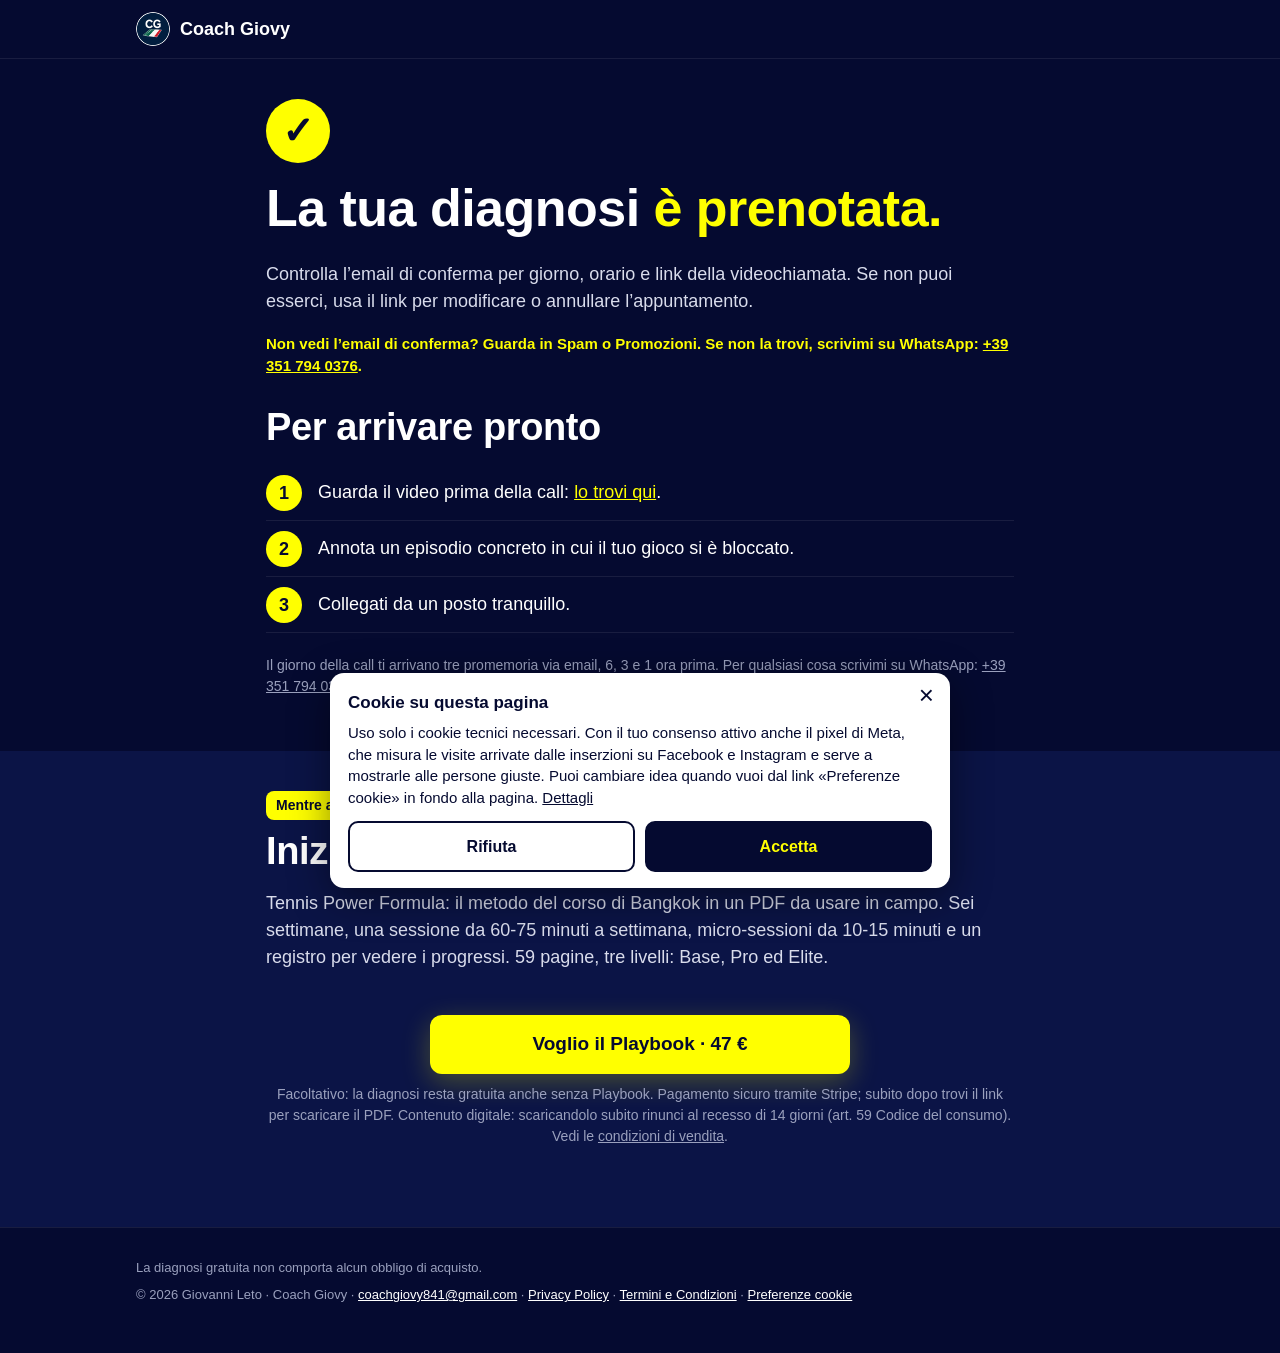
<file: grazie.html>
<!doctype html>
<html lang="it">
<head>
<meta charset="utf-8">
<meta name="viewport" content="width=device-width, initial-scale=1">
<title>Diagnosi prenotata – Coach Giovy</title>
<meta name="description" content="Come prepararti alla diagnosi gratuita del Blocco Madre con Coach Giovy.">
<meta name="robots" content="noindex">
<link rel="icon" href="img/logo.png">
<link rel="stylesheet" href="funnel.css">
</head>
<body>
<header class="top"><div class="wrap"><span class="brand"><img src="img/logo.png" alt="">Coach Giovy</span></div></header>

<main>
<section>
  <div class="wrap stretto">
    <div class="spunta" aria-hidden="true">✓</div>
    <h1>La tua diagnosi <span class="giallo">è prenotata.</span></h1>
    <p>Controlla l’email di conferma per giorno, orario e link della videochiamata. Se non puoi esserci, usa il link per modificare o annullare l’appuntamento.</p>
    <p class="avviso">Non vedi l’email di conferma? Guarda in Spam o Promozioni. Se non la trovi, scrivimi su WhatsApp: <a href="https://wa.me/393517940376">+39 351 794 0376</a>.</p>
    <h2 style="margin-top:28px">Per arrivare pronto</h2>
    <ol class="passi">
      <li>Guarda il video prima della call: <a class="giallo" href="video.html">lo trovi qui</a>.</li>
      <li>Annota un episodio concreto in cui il tuo gioco si è bloccato.</li>
      <li>Collegati da un posto tranquillo.</li>
    </ol>
    <p class="nota" style="margin-top:22px">Il giorno della call ti arrivano tre promemoria via email, 6, 3 e 1 ora prima. Per qualsiasi cosa scrivimi su WhatsApp: <a href="https://wa.me/393517940376">+39 351 794 0376</a>.</p>
  </div>
</section>
<!-- Cross-sell a chi ha prenotato: il Playbook (richiesta del titolare 03/11/2026, corso ILP modulo vendita). -->
<section class="alt">
  <div class="wrap stretto">
    <span class="passo">Mentre aspetti la call</span>
    <h2>Inizia ad allenarti con il Playbook.</h2>
    <p>Tennis Power Formula: il metodo del corso di Bangkok in un PDF da usare in campo. Sei settimane, una sessione da 60-75 minuti a settimana, micro-sessioni da 10-15 minuti e un registro per vedere i progressi. 59 pagine, tre livelli: Base, Pro ed Elite.</p>
    <div class="cta"><a class="btn" href="https://buy.stripe.com/4gMcN65EV00C4NLbNy9bO01" target="_blank" rel="noopener">Voglio il Playbook · 47 €</a>
    <p class="nota">Facoltativo: la diagnosi resta gratuita anche senza Playbook. Pagamento sicuro tramite Stripe; subito dopo trovi il link per scaricare il PDF. Contenuto digitale: scaricandolo subito rinunci al recesso di 14 giorni (art. 59 Codice del consumo). Vedi le <a href="termini.html#playbook">condizioni di vendita</a>.</p></div>
  </div>
</section>
</main>

<footer>
  <div class="wrap">
    <p>La diagnosi gratuita non comporta alcun obbligo di acquisto.</p>
    <p>© 2026 Giovanni Leto · Coach Giovy · <a href="mailto:coachgiovy841@gmail.com">coachgiovy841@gmail.com</a> · <a href="privacy.html">Privacy Policy</a> · <a href="termini.html">Termini e Condizioni</a> · <a href="#" data-cookie>Preferenze cookie</a></p>
  </div>
</footer>
<script src="consenso.js"></script>
</body>
</html>
</file>
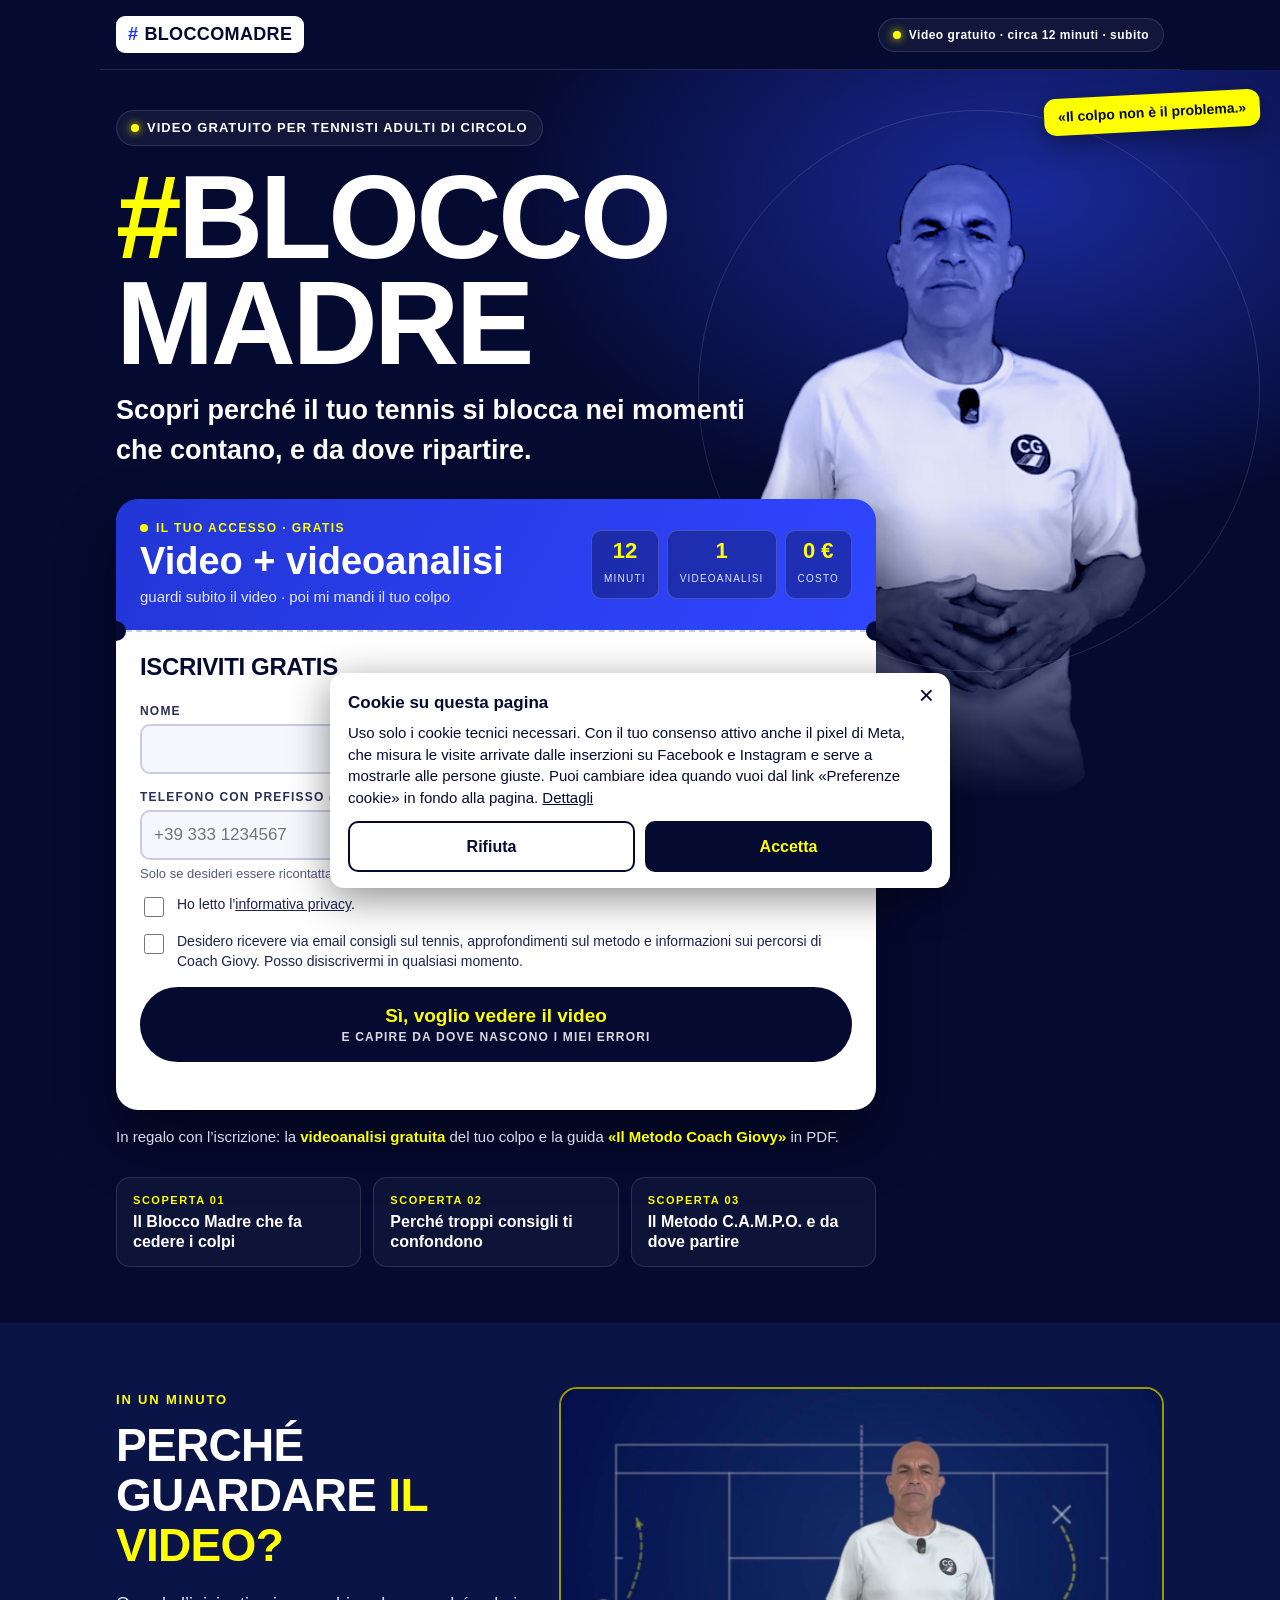
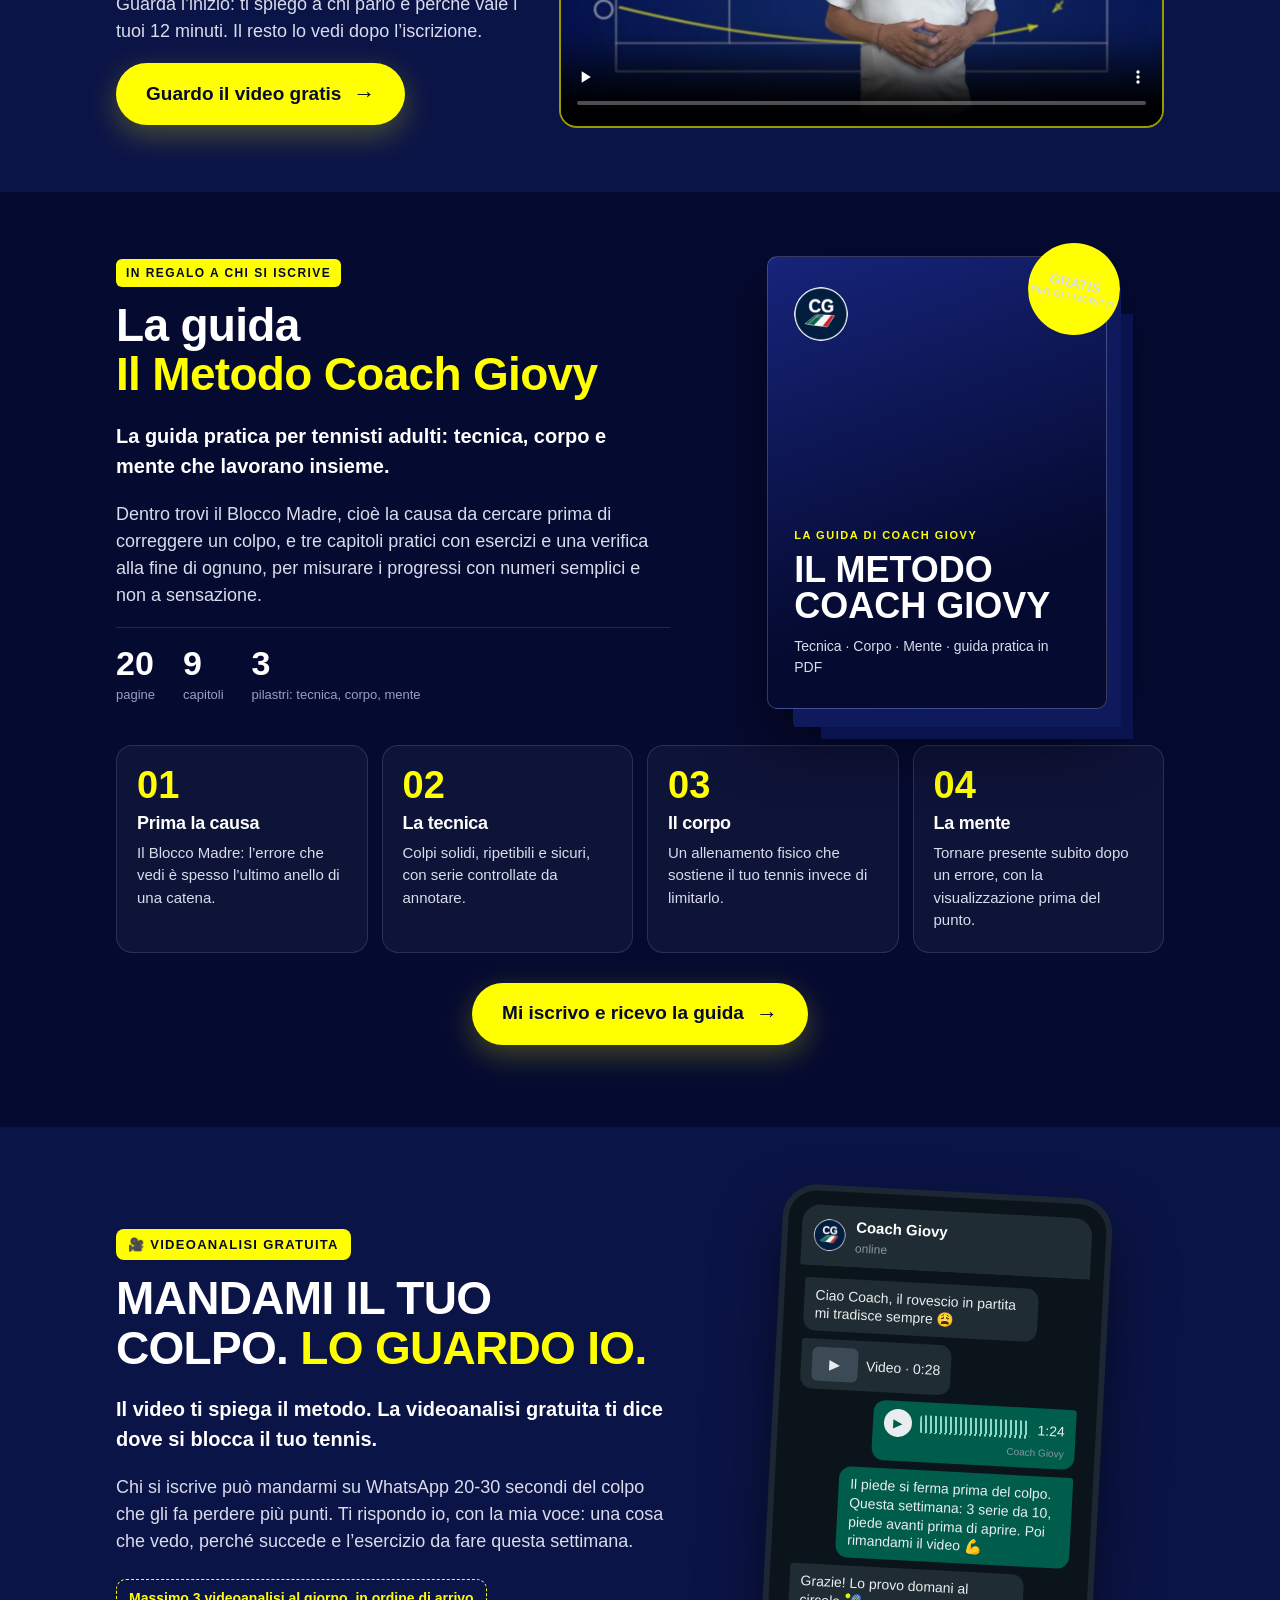
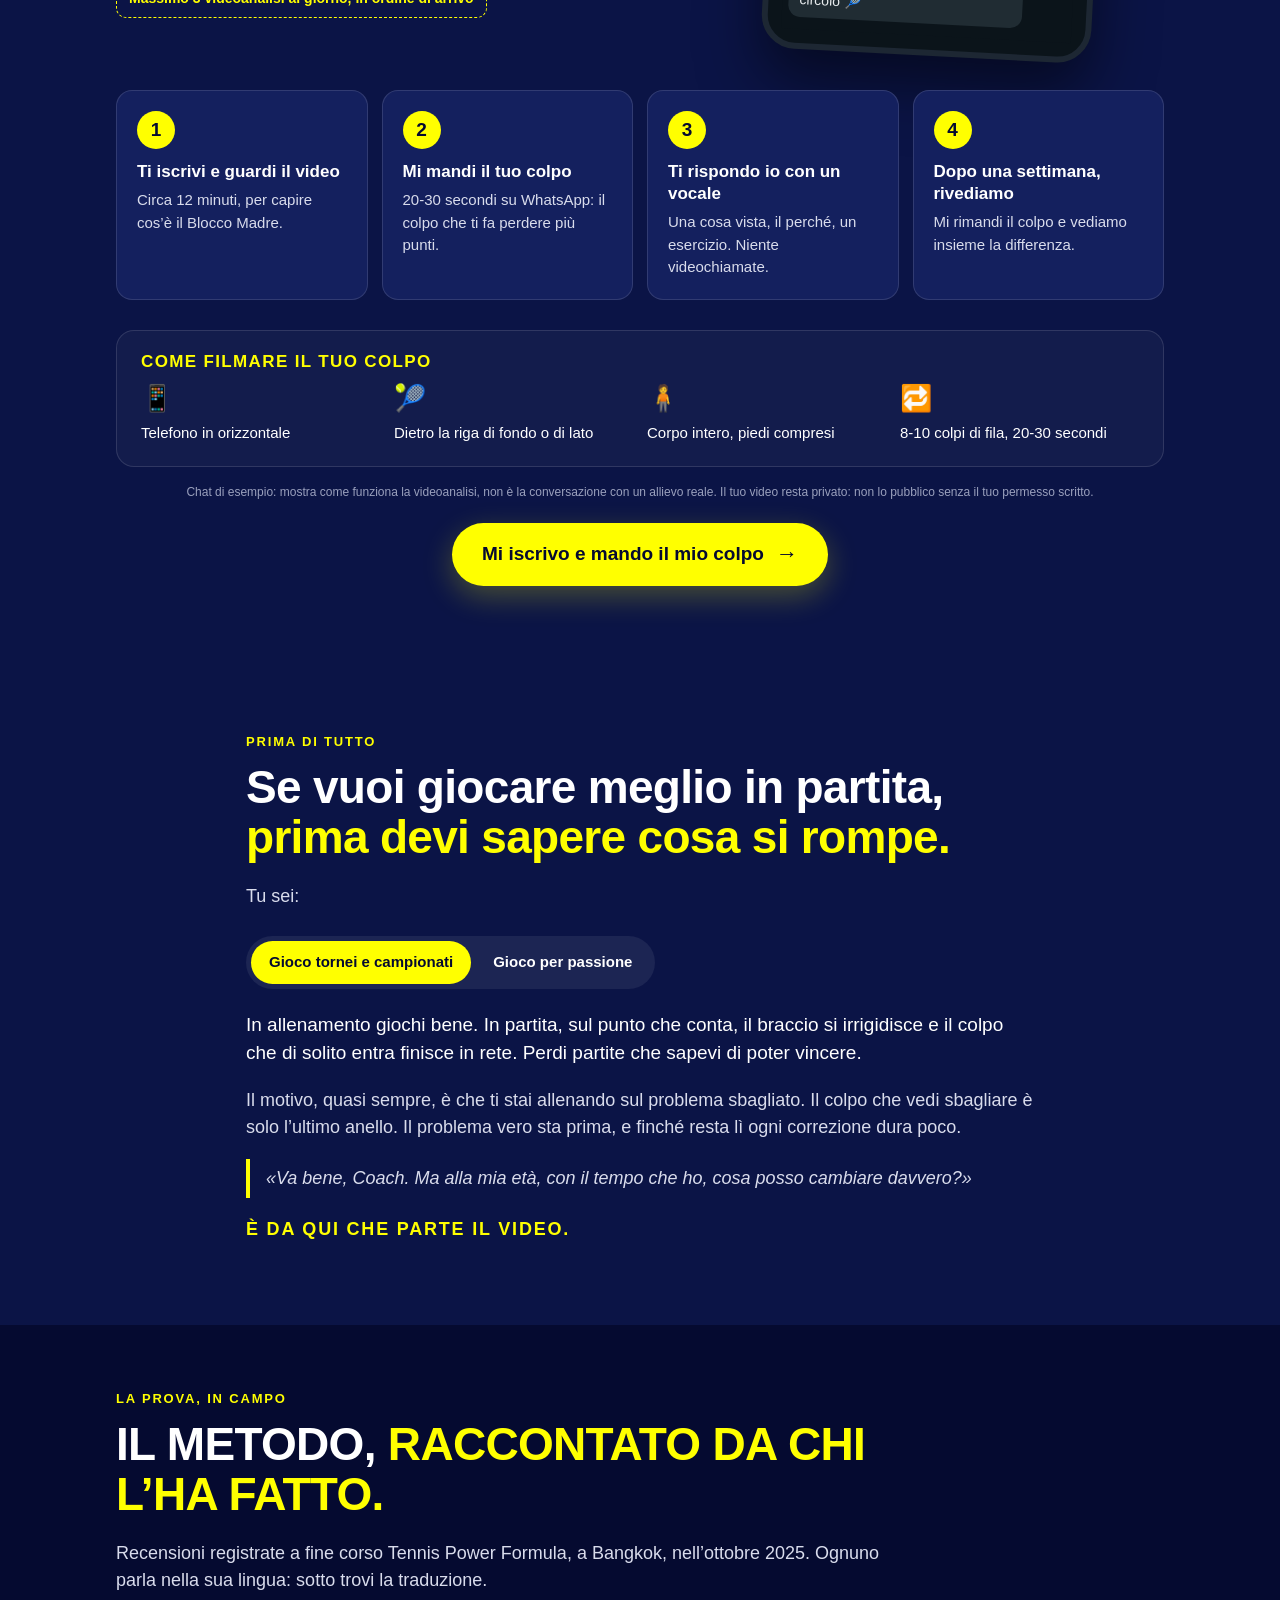
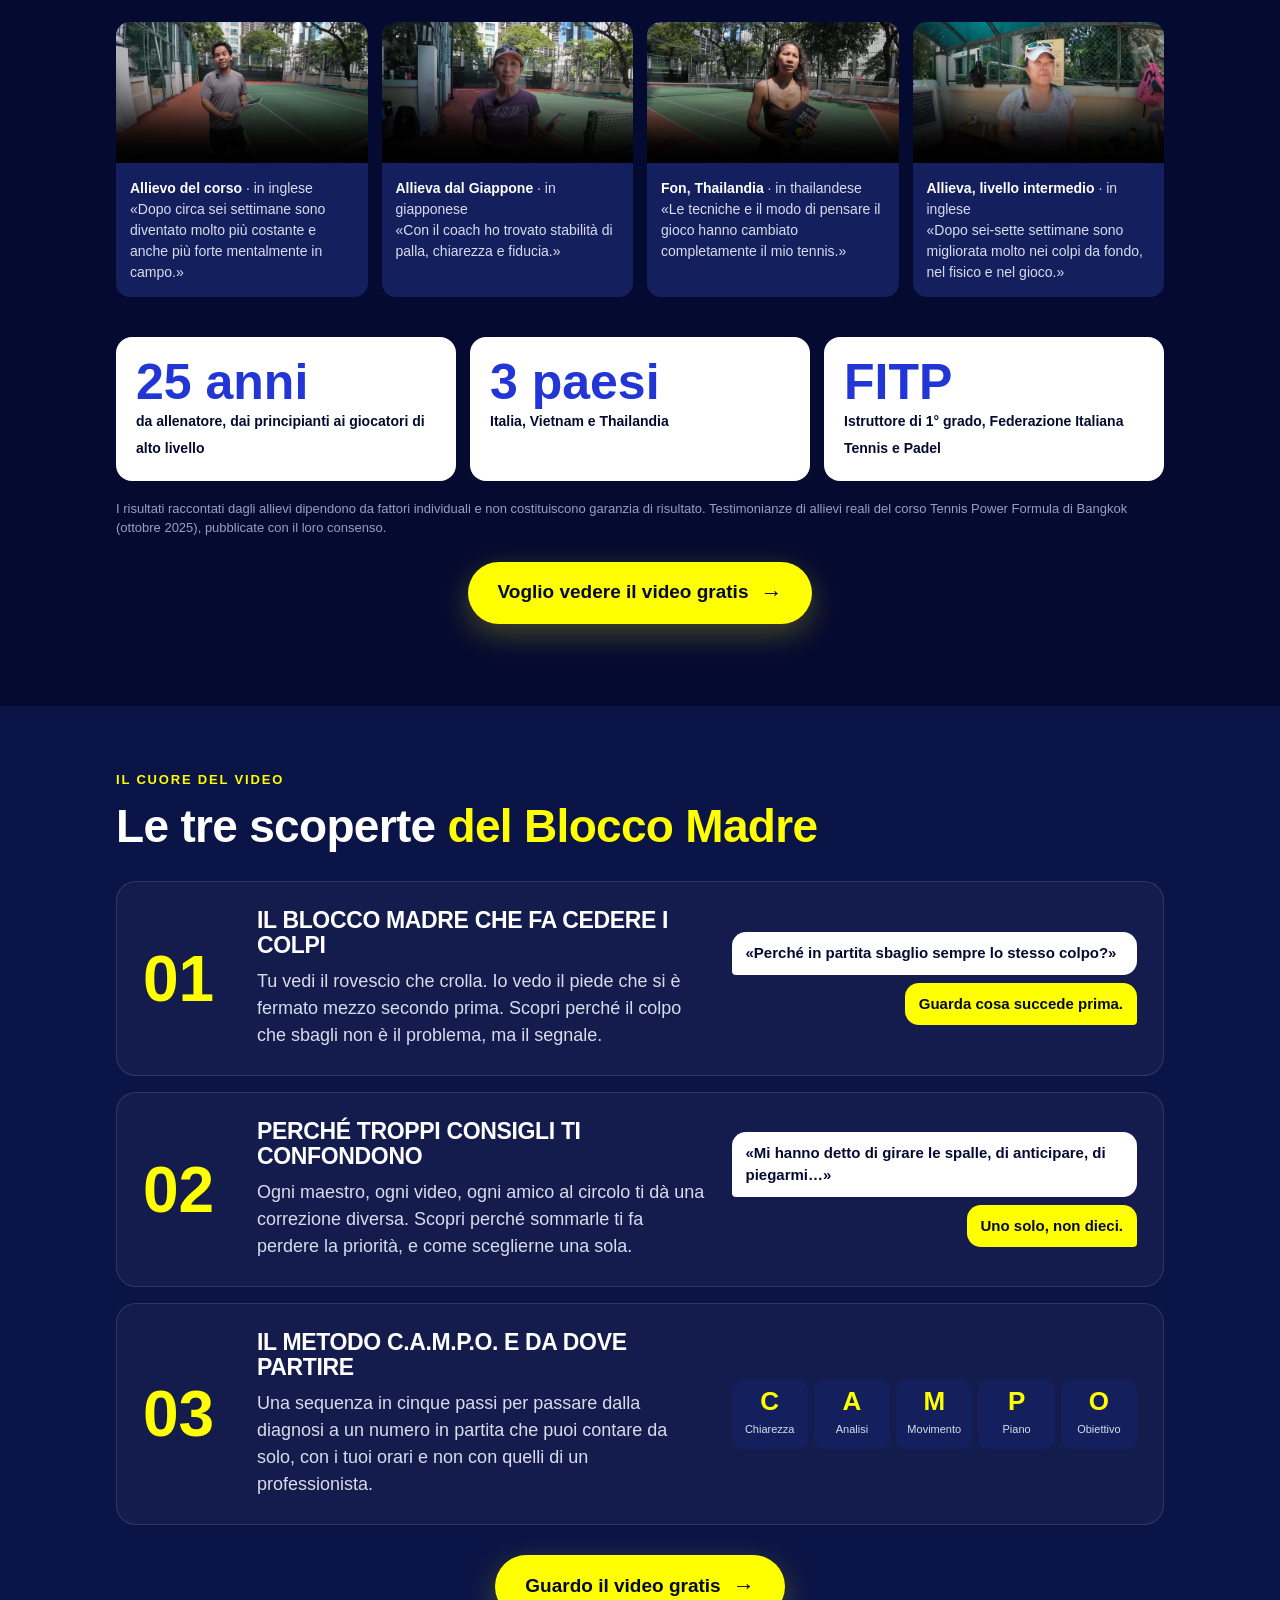
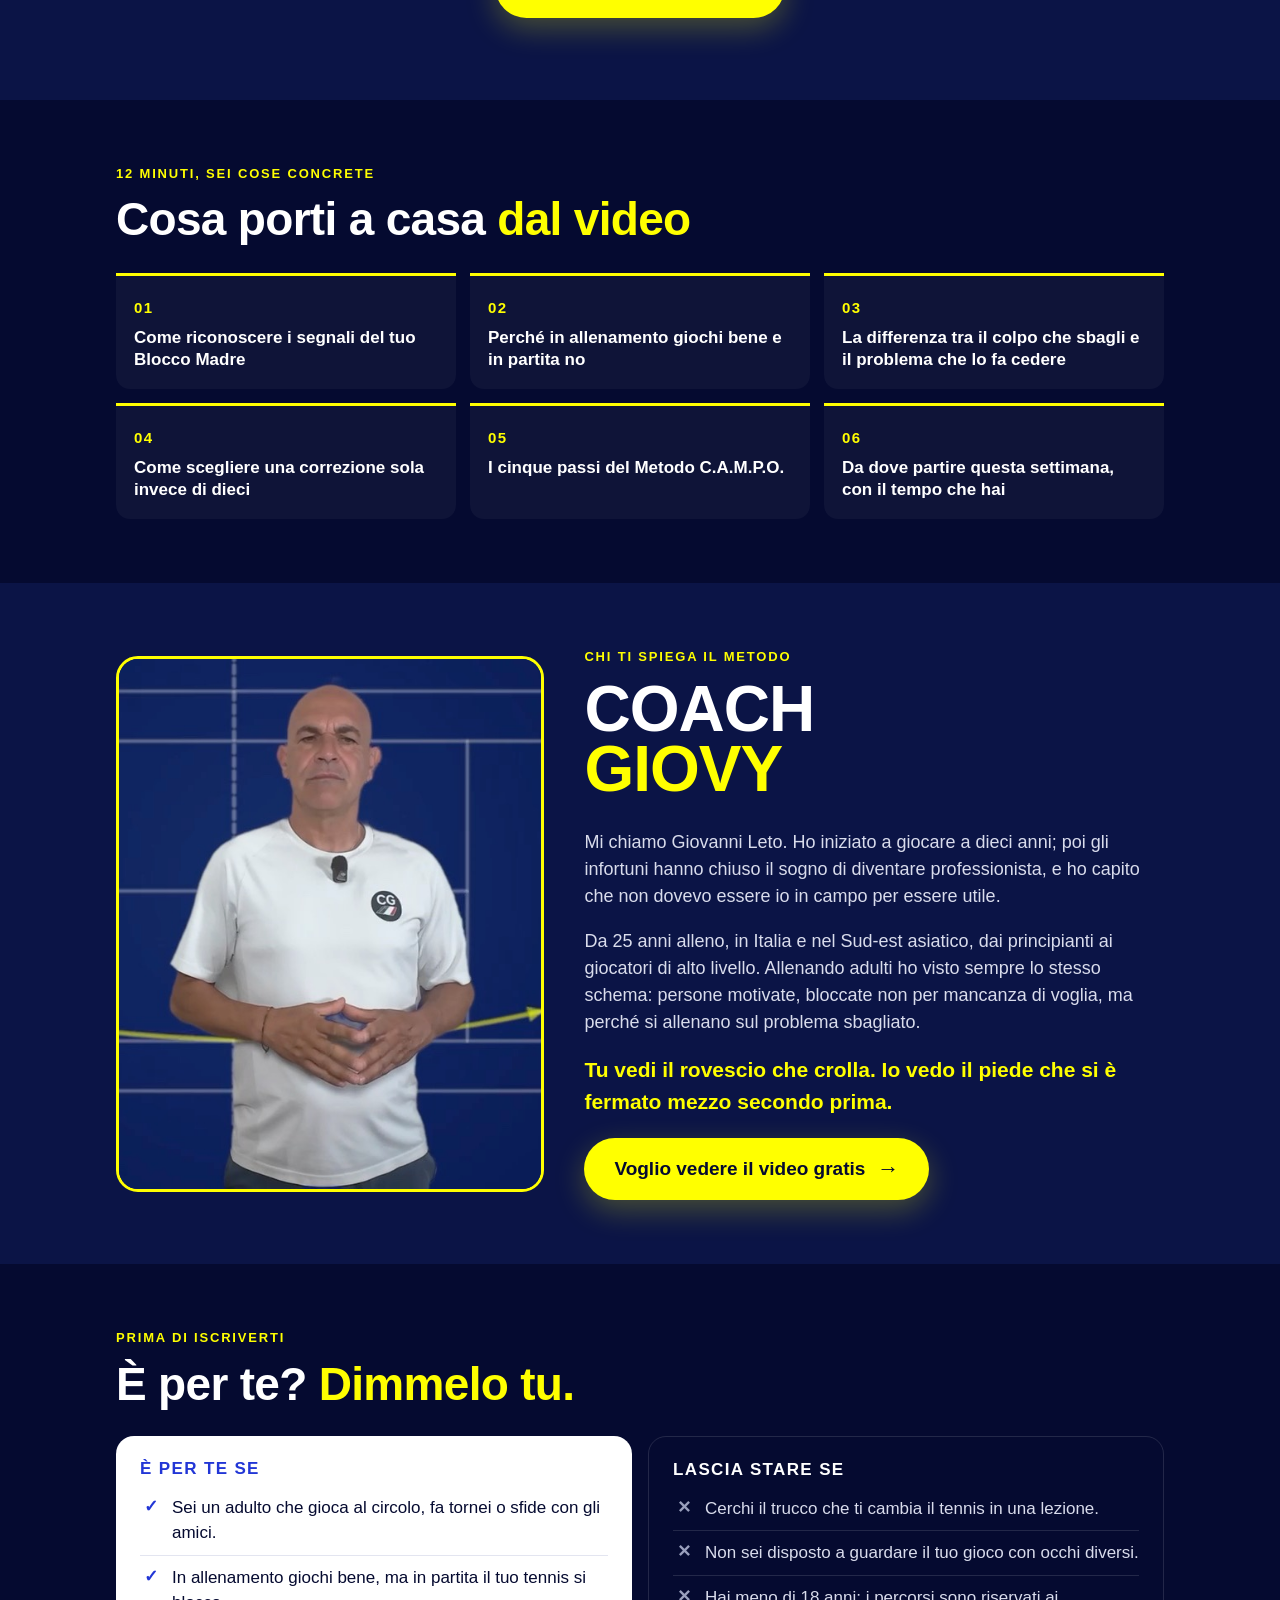
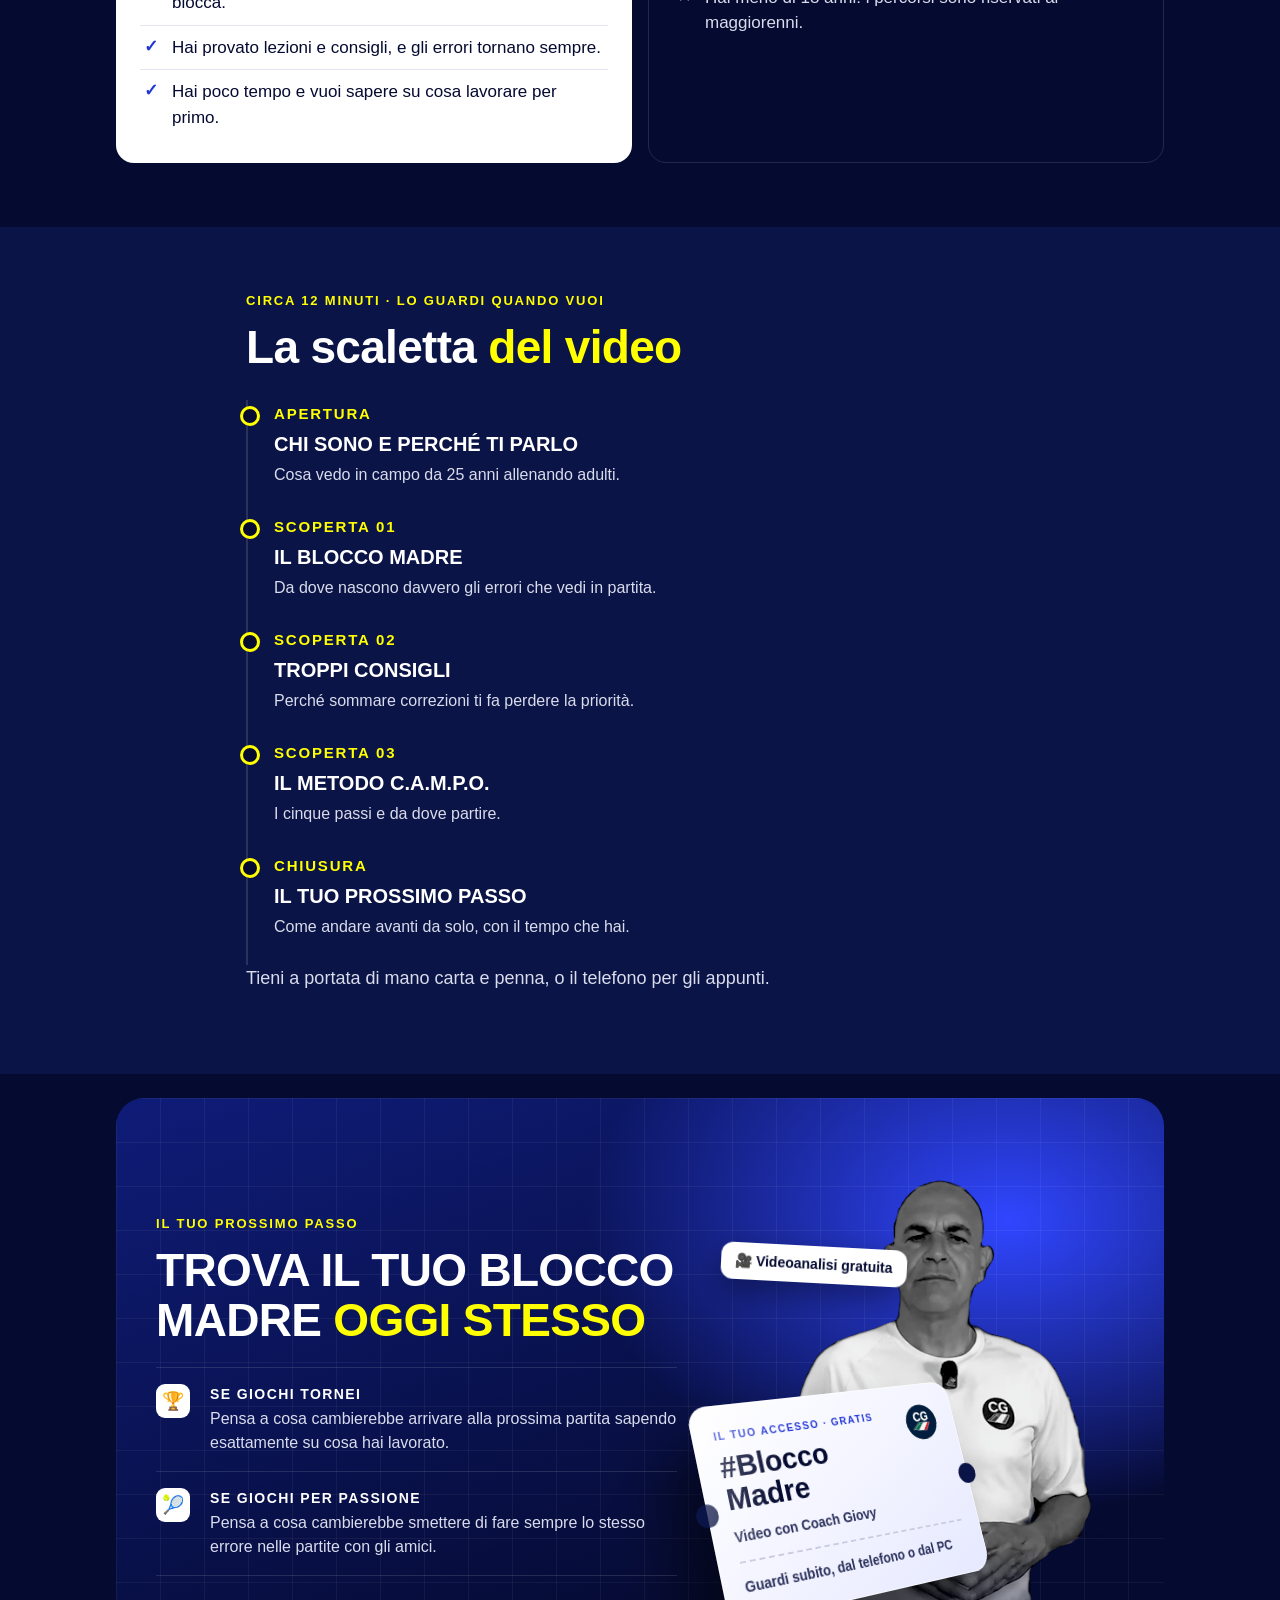
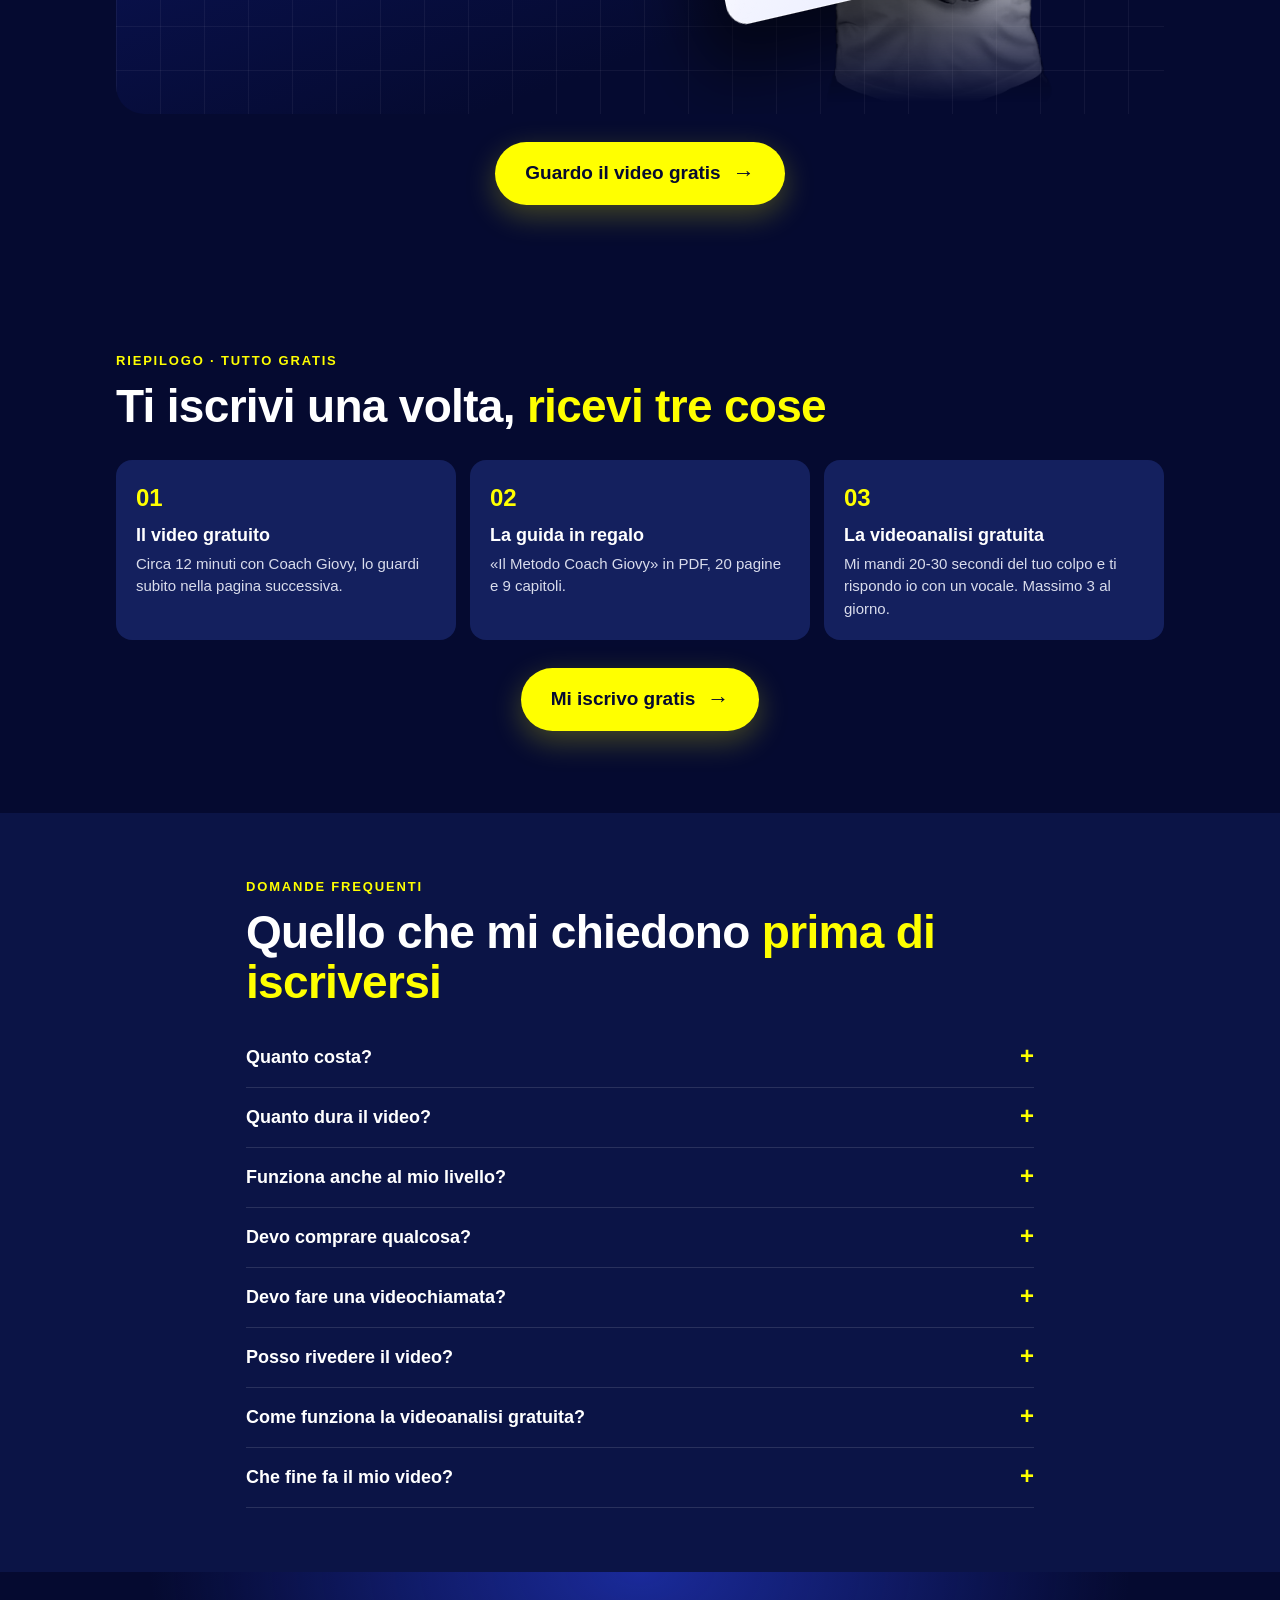
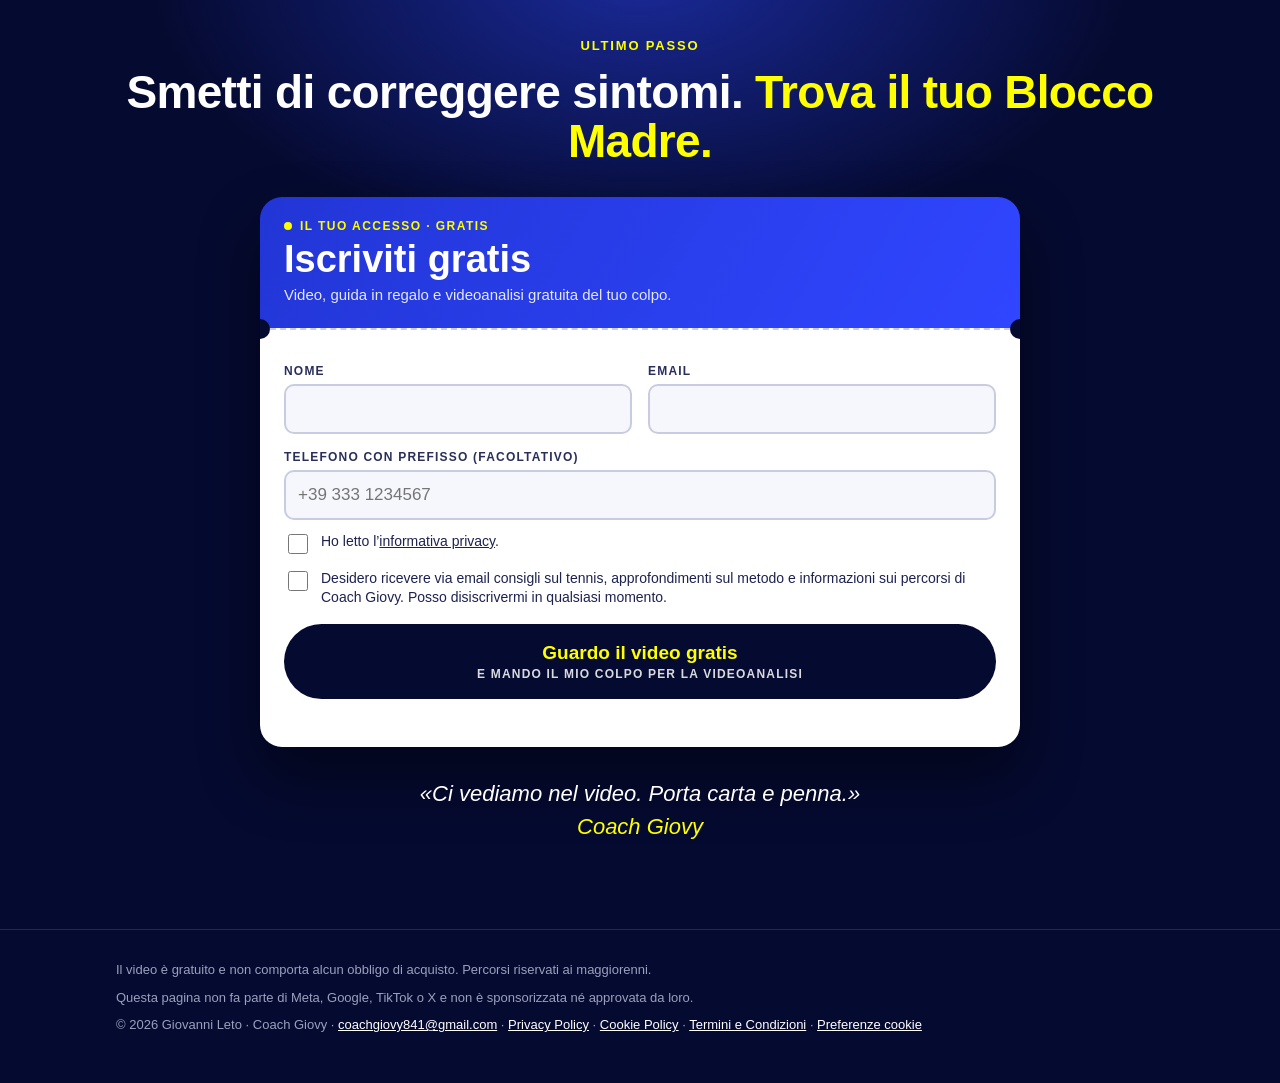
<file: iscrizione.html>
<!doctype html>
<html lang="it">
<head>
<meta charset="utf-8">
<meta name="viewport" content="width=device-width, initial-scale=1">
<title>#BloccoMadre · Video gratuito di Coach Giovy per tennisti adulti</title>
<meta name="description" content="Video gratuito di Coach Giovy per tennisti adulti di circolo: perché il tuo tennis si blocca nei momenti che contano, il Blocco Madre e il Metodo C.A.M.P.O.">
<meta name="robots" content="noindex">
<meta property="og:title" content="#BloccoMadre · Video gratuito di Coach Giovy">
<meta property="og:image" content="https://coachgiovy841-del.github.io/img/coach.jpg">
<link rel="icon" href="img/logo.png">
<!-- Pagina d'iscrizione sul modello «Onnipresente» di Mick Cosentino; approvata dal titolare il 15/11/2026 («Approvo la pagina»). -->
<style>
:root{--navy:#050A30;--navy2:#0b1446;--navy3:#14205e;--giallo:#FFFF00;--bianco:#fff;--testo:#d9dcec;--grigio:#9aa0bd;--linea:rgba(255,255,255,.12)}
*{box-sizing:border-box}
html{scroll-behavior:smooth}
body{margin:0;background:var(--navy);color:var(--bianco);font-family:-apple-system,BlinkMacSystemFont,"Segoe UI",Roboto,"Helvetica Neue",Arial,sans-serif;font-size:18px;line-height:1.5;-webkit-font-smoothing:antialiased;overflow-x:hidden}
img,video{max-width:100%;display:block}
a{color:inherit}
.wrap{max-width:1080px;margin:0 auto;padding:0 16px}
h1,h2,h3{line-height:1.08;margin:0 0 .45em;font-weight:900;letter-spacing:-.015em}
h2{font-size:clamp(28px,4.4vw,46px)}
h3{font-size:clamp(19px,2.2vw,23px)}
p{margin:0 0 1em;color:var(--testo)}
.giallo{color:var(--giallo)}
.maiu{text-transform:uppercase}
.pillola{display:inline-flex;align-items:center;gap:8px;border:1px solid var(--linea);background:rgba(255,255,255,.05);border-radius:999px;padding:7px 14px;font-size:13px;font-weight:800;letter-spacing:.08em;text-transform:uppercase}
.pillola::before{content:"";width:8px;height:8px;border-radius:50%;background:var(--giallo);box-shadow:0 0 10px var(--giallo)}
.eyebrow{display:block;font-weight:800;font-size:13px;letter-spacing:.14em;text-transform:uppercase;color:var(--giallo);margin-bottom:12px}
.btn{display:inline-flex;align-items:center;justify-content:center;gap:12px;background:var(--giallo);color:var(--navy);font-weight:900;font-size:19px;text-decoration:none;padding:18px 30px;border-radius:999px;border:0;cursor:pointer;box-shadow:0 10px 30px rgba(255,255,0,.25);text-align:center;font-family:inherit;line-height:1.2}
.btn::after{content:"→";font-size:22px}
.btn:hover{transform:translateY(-1px)}
.btn[disabled]{opacity:.6;cursor:wait}
.btn[disabled]::after{content:""}
.centro{text-align:center}
section{padding:64px 0}
.alt{background:var(--navy2)}

/* testata */
.top{position:relative;z-index:2}
.top .wrap{display:flex;align-items:center;justify-content:space-between;gap:12px;padding-top:16px;padding-bottom:16px;border-bottom:1px solid var(--linea)}
.marchio{display:inline-flex;align-items:center;gap:6px;background:var(--bianco);color:var(--navy);font-weight:900;font-size:18px;letter-spacing:.02em;padding:5px 12px;border-radius:9px;text-decoration:none}
.marchio b{color:#2236d6}
.top .pillola{font-size:12px;letter-spacing:.04em;text-transform:none}

/* apertura */
.hero{position:relative;padding:40px 0 56px;background:radial-gradient(800px 500px at 80% 10%,#1a2a9a 0%,transparent 65%),var(--navy);overflow:hidden}
.hero .ritratto{position:absolute;right:max(0px,calc((100vw - 1080px)/2 - 20px));top:60px;width:min(500px,46vw);height:700px;background:url(img/coach-scontornato.png) 50% 0/contain no-repeat;mix-blend-mode:luminosity;opacity:.95;-webkit-mask-image:linear-gradient(180deg,#000 55%,transparent 95%);mask-image:linear-gradient(180deg,#000 55%,transparent 95%)}
.hero::after{content:"";position:absolute;right:max(-60px,calc((100vw - 1080px)/2 - 80px));top:40px;width:min(560px,52vw);aspect-ratio:1;border-radius:50%;border:1px solid rgba(255,255,255,.12);pointer-events:none}
.hero .wrap{position:relative;z-index:1}
.hero .bolla{position:absolute;right:20px;top:24px;background:var(--giallo);color:var(--navy);font-weight:800;font-size:14px;padding:8px 14px;border-radius:12px;transform:rotate(-3deg);box-shadow:0 8px 24px rgba(0,0,0,.35)}
.titolone{font-size:clamp(56px,11vw,118px);line-height:.9;letter-spacing:-.03em;text-transform:uppercase;margin:18px 0 14px}
.titolone .hash{color:var(--giallo)}
.sotto{font-size:clamp(20px,2.6vw,27px);font-weight:800;color:var(--bianco);max-width:640px;margin-bottom:28px}

/* pass con modulo */
.pass{max-width:760px;border-radius:22px;overflow:hidden;box-shadow:0 30px 60px rgba(0,0,0,.45)}
.pass-testa{background:linear-gradient(120deg,#2236d6,#3046ff);padding:20px 24px;display:flex;align-items:center;justify-content:space-between;gap:16px;flex-wrap:wrap;position:relative}
.pass-testa small{display:flex;align-items:center;gap:8px;font-weight:800;font-size:12px;letter-spacing:.12em;text-transform:uppercase;color:var(--giallo)}
.pass-testa small::before{content:"";width:8px;height:8px;border-radius:50%;background:var(--giallo)}
.pass-testa strong{display:block;font-size:clamp(26px,4vw,38px);font-weight:900;line-height:1.1;margin-top:4px}
.pass-testa span{font-size:15px;color:#e3e7ff}
.dati{display:flex;gap:8px}
.dati div{background:rgba(5,10,48,.35);border:1px solid rgba(255,255,255,.18);border-radius:10px;padding:8px 12px;text-align:center;min-width:64px}
.dati b{display:block;color:var(--giallo);font-size:22px;line-height:1.1}
.dati i{font-style:normal;font-size:10px;letter-spacing:.12em;text-transform:uppercase;color:#dfe3ff}
.strappo{height:0;border-top:2px dashed #c9cce0;position:relative;background:var(--bianco)}
.strappo::before,.strappo::after{content:"";position:absolute;top:-11px;width:20px;height:20px;border-radius:50%;background:var(--navy)}
.strappo::before{left:-10px}.strappo::after{right:-10px}
.modulo{background:var(--bianco);color:var(--navy);padding:22px 24px 24px}
.modulo h3{color:var(--navy);font-size:24px;text-transform:uppercase;margin-bottom:12px}
.campi{display:grid;grid-template-columns:1fr 1fr;gap:4px 16px}
.campi .tutta{grid-column:1/-1}
.modulo label{display:block;font-weight:800;font-size:12px;letter-spacing:.1em;text-transform:uppercase;margin:10px 0 4px;color:#2a2f5a}
.modulo input[type=text],.modulo input[type=email],.modulo input[type=tel]{width:100%;font-size:17px;padding:13px 12px;border:2px solid #c9cce0;border-radius:10px;font-family:inherit;color:var(--navy);background:#f6f7fc}
.modulo input:focus{outline:none;border-color:#2236d6;background:#fff}
.modulo .aiuto{font-size:13px;color:#555a80;margin-top:4px}
.modulo .scelta{display:flex;gap:10px;align-items:flex-start;font-size:14px;line-height:1.4;margin:12px 0 0;color:#1d2250;font-weight:400;letter-spacing:0;text-transform:none}
.modulo .scelta input{margin-top:2px;width:20px;height:20px;flex:none}
.modulo .btn{width:100%;margin-top:16px;background:var(--navy);color:var(--giallo);box-shadow:none;flex-direction:column;gap:2px}
.modulo .btn::after{content:none}
.modulo .btn small{font-size:12px;letter-spacing:.1em;font-weight:800;color:#fff;opacity:.85}
.modulo .errore{color:#b00020;font-size:14px;font-weight:700;margin-top:10px;min-height:1em}
.trappola{position:absolute;left:-5000px;width:1px;height:1px;overflow:hidden}
.regalino{font-size:15px;color:var(--testo);margin:16px 0 0}
.regalino b{color:var(--giallo)}

/* tre segreti in breve */
.chip3{display:grid;grid-template-columns:repeat(3,1fr);gap:12px;margin-top:28px;max-width:760px}
.chip3 div{border:1px solid var(--linea);border-radius:14px;padding:14px 16px;background:rgba(255,255,255,.04)}
.chip3 small{display:block;color:var(--giallo);font-weight:800;font-size:11px;letter-spacing:.14em}
.chip3 b{font-size:16px;line-height:1.25;display:block;margin-top:4px}

/* video manifesto */
.perche{display:grid;grid-template-columns:.8fr 1.2fr;gap:40px;align-items:center}
.perche h2{text-transform:uppercase}
.schermo{position:relative;border-radius:18px;overflow:hidden;border:2px solid rgba(255,255,0,.6);background:#000;aspect-ratio:16/9}
.schermo video{width:100%;height:100%;object-fit:cover}

/* regalo */
.regalo{display:grid;grid-template-columns:1.1fr .9fr;gap:40px;align-items:center}
.regalo .etichetta{display:inline-block;background:var(--giallo);color:var(--navy);font-weight:900;font-size:12px;letter-spacing:.12em;text-transform:uppercase;padding:5px 10px;border-radius:6px;margin-bottom:14px}
.regalo h2 .bianco{color:var(--bianco)}
.numeri{display:flex;gap:28px;flex-wrap:wrap;border-top:1px solid var(--linea);padding-top:18px;margin-top:8px}
.numeri b{font-size:34px;font-weight:900;display:block;line-height:1}
.numeri span{font-size:13px;color:var(--grigio)}
.libro{position:relative;aspect-ratio:3/4;max-width:340px;margin:0 auto;border-radius:10px;background:linear-gradient(160deg,#16247a,#050A30 70%);border:1px solid rgba(255,255,255,.2);box-shadow:20px 24px 0 -6px #0f1a5c,40px 44px 0 -14px #0a1350,0 30px 60px rgba(0,0,0,.5);padding:30px 26px;display:flex;flex-direction:column}
.libro img{width:54px;height:54px;border-radius:50%;margin-bottom:auto}
.libro small{color:var(--giallo);font-weight:800;font-size:11px;letter-spacing:.14em}
.libro strong{font-size:36px;line-height:1;text-transform:uppercase;margin:8px 0 12px}
.libro span{font-size:14px;color:var(--testo)}
.timbro{position:absolute;right:-14px;top:-14px;width:92px;height:92px;border-radius:50%;background:var(--giallo);color:var(--navy);display:flex;flex-direction:column;align-items:center;justify-content:center;font-weight:900;font-size:17px;line-height:1;transform:rotate(12deg)}
.timbro i{font-style:normal;font-size:9px;letter-spacing:.06em;margin-top:3px}
.scorri{display:grid;grid-template-columns:repeat(4,1fr);gap:14px;margin-top:36px}
.carta{border:1px solid var(--linea);background:rgba(255,255,255,.04);border-radius:16px;padding:20px}
.carta .num{font-size:38px;font-weight:900;color:var(--giallo);line-height:1;margin-bottom:10px}
.carta h3{font-size:18px}
.carta p{font-size:15px;margin:0}

/* videoanalisi gratuita */
.va-testa{display:grid;grid-template-columns:1.1fr .9fr;gap:40px;align-items:center}
.va-testa h2{text-transform:uppercase}
.bollino{display:inline-flex;align-items:center;gap:8px;background:var(--giallo);color:var(--navy);font-weight:900;font-size:13px;letter-spacing:.1em;text-transform:uppercase;padding:6px 12px;border-radius:8px;margin-bottom:14px}
.limite{display:inline-block;margin-top:6px;border:1px dashed var(--giallo);color:var(--giallo);font-weight:800;font-size:14px;padding:8px 12px;border-radius:10px}
.passi{display:grid;grid-template-columns:repeat(4,1fr);gap:14px;margin-top:34px;counter-reset:passo}
.passi div{position:relative;background:var(--navy3);border-radius:16px;padding:20px;border:1px solid var(--linea)}
.passi div::before{counter-increment:passo;content:counter(passo);display:flex;align-items:center;justify-content:center;width:38px;height:38px;border-radius:50%;background:var(--giallo);color:var(--navy);font-weight:900;font-size:19px;margin-bottom:12px}
.passi b{display:block;font-size:17px;line-height:1.3;margin-bottom:6px}
.passi p{margin:0;font-size:15px}
.telefono{max-width:330px;margin:0 auto;background:#0b141a;border-radius:34px;padding:14px;border:6px solid #1d2733;box-shadow:0 30px 60px rgba(0,0,0,.5);transform:rotate(3deg)}
.telefono .barra{display:flex;align-items:center;gap:10px;background:#1f2c34;border-radius:18px 18px 0 0;padding:10px 12px;font-weight:800;font-size:15px}
.telefono .barra img{width:32px;height:32px;border-radius:50%}
.telefono .barra small{display:block;font-weight:400;font-size:12px;color:#8696a0}
.chat{background:#0b141a;padding:12px 6px;display:grid;gap:8px}
.msg{max-width:84%;padding:8px 11px;border-radius:12px;font-size:14px;line-height:1.35;color:#e9edef}
.msg.lui{background:#202c33;justify-self:start;border-top-left-radius:3px}
.msg.io{background:#005c4b;justify-self:end;border-top-right-radius:3px}
.msg.video{display:flex;align-items:center;gap:8px}
.msg.video i{font-style:normal;width:46px;height:34px;border-radius:6px;background:#3b4a54;display:flex;align-items:center;justify-content:center}
.vocale{display:flex;align-items:center;gap:8px}
.vocale i{font-style:normal;width:28px;height:28px;border-radius:50%;background:#e9edef;color:#005c4b;display:flex;align-items:center;justify-content:center;font-size:12px}
.vocale span{flex:1;height:18px;background:repeating-linear-gradient(90deg,#8fd9c7 0 2px,transparent 2px 5px);border-radius:3px;min-width:110px}
.ora{display:block;text-align:right;font-size:10px;color:#8696a0;margin-top:2px}
.filma{margin-top:30px;border:1px solid var(--linea);border-radius:18px;padding:22px 24px;background:rgba(255,255,255,.035)}
.filma h3{text-transform:uppercase;font-size:17px;letter-spacing:.08em;color:var(--giallo)}
.filma ul{list-style:none;margin:0;padding:0;display:grid;grid-template-columns:repeat(4,1fr);gap:14px}
.filma li{font-size:15px;color:var(--bianco)}
.filma li b{display:block;font-size:26px;margin-bottom:4px}
.esempio{font-size:12px;color:var(--grigio);text-align:center;margin-top:16px}
@media (max-width:860px){.va-testa{grid-template-columns:1fr}.passi,.filma ul{grid-template-columns:1fr 1fr}}
@media (max-width:600px){.passi,.filma ul{grid-template-columns:1fr}.telefono{transform:none}}

/* tu sei */
.tusei{display:inline-flex;background:rgba(255,255,255,.07);border-radius:999px;padding:5px;gap:4px;margin:8px 0 22px}
.tusei button{border:0;background:none;color:var(--bianco);font:inherit;font-weight:800;font-size:15px;padding:10px 18px;border-radius:999px;cursor:pointer}
.tusei button[aria-pressed=true]{background:var(--giallo);color:var(--navy)}
.risposta[hidden]{display:none}
.risposta p{font-size:19px;color:var(--bianco)}
.obiezione{border-left:4px solid var(--giallo);padding:6px 0 6px 16px;font-style:italic}
.qui{font-weight:900;letter-spacing:.1em;color:var(--giallo)}

/* prova */
.prova-testa{max-width:780px}
.prova-testa h2{text-transform:uppercase}
.rec{display:grid;grid-template-columns:repeat(4,1fr);gap:14px;margin-top:28px}
.testim{margin:0;background:var(--navy3);border-radius:14px;overflow:hidden}
.testim video{width:100%;aspect-ratio:16/9;object-fit:cover;background:#000}
.testim figcaption{padding:14px;font-size:14px;color:var(--testo)}
.testim b{color:var(--bianco)}
.avvertenza{font-size:13px;color:var(--grigio);margin-top:18px}
.cifre{display:grid;grid-template-columns:repeat(3,1fr);gap:14px;margin-top:40px}
.cifre div{background:var(--bianco);color:var(--navy);border-radius:16px;padding:20px}
.cifre b{display:block;font-size:clamp(34px,5vw,50px);font-weight:900;line-height:1;color:#2236d6}
.cifre span{font-size:14px;font-weight:700}

/* segreti */
.segreti{display:grid;gap:16px;margin-top:30px}
.segreto{display:grid;grid-template-columns:90px 1fr .9fr;gap:24px;align-items:center;border:1px solid var(--linea);border-radius:20px;padding:26px;background:rgba(255,255,255,.035)}
.segreto .n{font-size:64px;font-weight:900;color:var(--giallo);line-height:1}
.segreto h3{text-transform:uppercase}
.segreto p{margin:0}
.fumetti{display:grid;gap:8px}
.fumetto{background:var(--bianco);color:var(--navy);border-radius:14px 14px 14px 4px;padding:10px 14px;font-size:15px;font-weight:700}
.fumetto.giallo{background:var(--giallo);border-radius:14px 14px 4px 14px;justify-self:end;color:var(--navy)}
.campo5{display:grid;grid-template-columns:repeat(5,1fr);gap:6px}
.campo5 div{background:var(--navy3);border-radius:10px;padding:8px 4px;text-align:center}
.campo5 b{display:block;font-size:26px;color:var(--giallo);line-height:1}
.campo5 span{font-size:11px;color:var(--testo)}

/* porti a casa */
.casa{display:grid;grid-template-columns:repeat(3,1fr);gap:14px;margin-top:28px}
.casa div{border-top:3px solid var(--giallo);background:rgba(255,255,255,.04);border-radius:0 0 14px 14px;padding:18px}
.casa small{color:var(--giallo);font-weight:900;letter-spacing:.1em}
.casa b{display:block;margin-top:6px;font-size:17px;line-height:1.3}

/* chi */
.chi{display:grid;grid-template-columns:.85fr 1.15fr;gap:40px;align-items:center}
.chi .foto{border-radius:22px;overflow:hidden;border:3px solid var(--giallo);aspect-ratio:4/5}
.chi .foto img{width:100%;height:100%;object-fit:cover;object-position:50% 20%}
.chi h2{text-transform:uppercase;font-size:clamp(40px,6vw,64px);line-height:.95}
.frase{font-size:21px;font-weight:800;color:var(--giallo)}

/* per te */
.perte{display:grid;grid-template-columns:1fr 1fr;gap:16px;margin-top:26px}
.perte div{border-radius:18px;padding:24px}
.si{background:var(--bianco);color:var(--navy)}
.no{border:1px solid var(--linea)}
.perte h3{text-transform:uppercase;font-size:17px;letter-spacing:.08em}
.si h3{color:#2236d6}
.perte ul{list-style:none;margin:0;padding:0}
.perte li{padding:9px 0 9px 32px;position:relative;font-size:17px}
.si li{color:var(--navy);border-bottom:1px solid #e3e5f0}
.no li{color:var(--testo);border-bottom:1px solid var(--linea)}
.perte li:last-child{border-bottom:0}
.si li::before{content:"✓";position:absolute;left:4px;top:8px;font-weight:900;color:#2236d6}
.no li::before{content:"✕";position:absolute;left:4px;top:8px;font-weight:900;color:var(--grigio)}

/* scaletta */
.scaletta{list-style:none;padding:0;margin:28px 0 0;border-left:2px solid var(--linea)}
.scaletta li{position:relative;padding:0 0 26px 26px}
.scaletta li::before{content:"";position:absolute;left:-8px;top:6px;width:14px;height:14px;border-radius:50%;background:var(--navy);border:3px solid var(--giallo)}
.scaletta small{color:var(--giallo);font-weight:900;letter-spacing:.12em}
.scaletta b{display:block;font-size:20px;text-transform:uppercase;margin:2px 0 4px}
.scaletta p{margin:0;font-size:16px}

/* appuntamento Black Friday con scena 3D (modello «26.11» di Mick) */
[hidden]{display:none!important}
.appunt{padding:24px 0 64px}
.appunt .riquadro{position:relative;overflow:hidden;border-radius:28px;background:radial-gradient(600px 420px at 85% 20%,#3046ff 0%,transparent 70%),linear-gradient(160deg,#0f1c78,#050A30 75%);padding:48px 40px;display:grid;grid-template-columns:1.1fr .9fr;gap:20px;align-items:center}
.appunt .riquadro::before{content:"";position:absolute;inset:0;background-image:linear-gradient(rgba(255,255,255,.05) 1px,transparent 1px),linear-gradient(90deg,rgba(255,255,255,.05) 1px,transparent 1px);background-size:44px 44px;pointer-events:none}
.appunt .testi{position:relative;z-index:2}
.data-grande{font-size:clamp(84px,15vw,170px);font-weight:900;line-height:.85;letter-spacing:-.05em;margin:6px 0 14px}
.appunt h2{text-transform:uppercase}
.righe{border-top:1px solid var(--linea);margin:22px 0}
.righe>div{display:grid;grid-template-columns:40px 1fr;gap:14px;padding:16px 0;border-bottom:1px solid var(--linea)}
.righe i{width:34px;height:34px;border-radius:9px;background:var(--bianco);color:var(--navy);display:flex;align-items:center;justify-content:center;font-style:normal;font-weight:900}
.righe b{display:block;text-transform:uppercase;letter-spacing:.1em;font-size:14px;margin-bottom:2px}
.righe p{margin:0;font-size:16px}
.bf-frase{font-size:20px;font-weight:800;color:var(--bianco)}
.conto{margin:18px 0 0}
.conto-titolo{margin:0 0 10px;font-weight:800;font-size:13px;letter-spacing:.12em;text-transform:uppercase;color:var(--giallo)}
.conto-cifre{display:flex;gap:10px}
.conto-cifre span{min-width:74px;padding:12px 8px;border:1px solid rgba(255,255,255,.2);border-radius:14px;background:rgba(5,10,48,.45);display:flex;flex-direction:column;align-items:center}
.conto-cifre b{font-size:34px;font-weight:900;line-height:1;font-variant-numeric:tabular-nums}
.conto-cifre small{margin-top:6px;font-size:11px;font-weight:800;letter-spacing:.12em;text-transform:uppercase;color:var(--grigio)}
.scena{position:relative;height:520px;perspective:1100px;z-index:1;width:100%;max-width:460px;margin:0 auto}
.scena .persona{position:absolute;right:-10px;bottom:-48px;width:400px;height:560px;background:url(img/coach-scontornato.png) 50% 0/contain no-repeat;mix-blend-mode:luminosity;-webkit-mask-image:linear-gradient(180deg,#000 70%,transparent 98%);mask-image:linear-gradient(180deg,#000 70%,transparent 98%)}
.carta3d{position:absolute;left:0;bottom:70px;width:300px;padding:22px;border-radius:20px;background:linear-gradient(145deg,#ffffff,#e6e9ff);color:var(--navy);transform:rotateY(22deg) rotateX(10deg) rotateZ(-6deg);transform-style:preserve-3d;box-shadow:-30px 40px 60px rgba(0,0,0,.55),0 0 0 1px rgba(255,255,255,.6) inset;transition:transform .25s ease-out;will-change:transform}
.carta3d::after{content:"";position:absolute;inset:0;border-radius:20px;background:linear-gradient(115deg,rgba(255,255,255,.9) 0%,transparent 30%);opacity:.5;pointer-events:none}
.carta3d .tacca{position:absolute;top:50%;width:22px;height:22px;border-radius:50%;background:#0b1446;transform:translateY(-50%)}
.carta3d .tacca.s{left:-11px}.carta3d .tacca.d{right:-11px}
.carta3d small{display:block;font-weight:800;font-size:11px;letter-spacing:.14em;color:#2236d6}
.carta3d strong{display:block;font-size:30px;font-weight:900;line-height:1.05;margin:6px 0 10px}
.carta3d .linea{border-top:2px dashed #c9cce0;margin:12px 0}
.carta3d span{display:block;font-size:14px;font-weight:700;color:#2a2f5a}
.carta3d img{width:40px;height:40px;border-radius:50%;float:right}
.galleggia{position:absolute;z-index:3;background:var(--giallo);color:var(--navy);font-weight:900;font-size:14px;padding:8px 14px;border-radius:12px;box-shadow:0 12px 30px rgba(0,0,0,.4);animation:su 4s ease-in-out infinite}
.galleggia.g1{left:0;top:40px;transform:rotate(-3deg)}
.galleggia.g2{left:24px;top:100px;background:var(--bianco);animation-delay:-2s;transform:rotate(3deg)}
@keyframes su{50%{translate:0 -10px}}
@media (prefers-reduced-motion:reduce){.galleggia{animation:none}.carta3d{transition:none}}
@media (max-width:860px){
  .appunt .riquadro{grid-template-columns:1fr;padding:36px 22px}
  .scena{height:440px}
  .scena .persona{width:320px;height:450px;right:-30px}
  .carta3d{width:250px;bottom:40px}
}
@media (max-width:600px){.galleggia.g2{display:none}.conto-cifre span{min-width:0;flex:1}.conto-cifre b{font-size:28px}.carta3d strong{font-size:24px}}

/* riepilogo */
.riep{display:grid;grid-template-columns:repeat(3,1fr);gap:14px;margin:28px 0}
.riep div{background:var(--navy3);border-radius:16px;padding:20px}
.riep small{color:var(--giallo);font-weight:900;font-size:24px}
.riep b{display:block;font-size:18px;margin:6px 0 4px}
.riep p{font-size:15px;margin:0}

/* domande */
.faq{max-width:820px;margin:0 auto}
details{border-bottom:1px solid var(--linea);padding:16px 0}
summary{cursor:pointer;font-weight:800;font-size:18px;list-style:none;display:flex;justify-content:space-between;gap:12px}
summary::-webkit-details-marker{display:none}
summary::after{content:"+";color:var(--giallo);font-size:24px;line-height:1}
details[open] summary::after{content:"–"}
details p{margin:10px 0 0}

/* chiusura */
.finale{background:radial-gradient(700px 400px at 50% 0%,#1a2a9a,transparent 70%),var(--navy)}
.finale .pass{margin:30px auto 0}
.firma{font-size:22px;font-style:italic;color:var(--bianco);margin-top:30px}
footer{padding:30px 0 40px;font-size:13px;color:var(--grigio);border-top:1px solid var(--linea)}
footer p{color:var(--grigio);margin:0 0 8px}
footer a{color:var(--bianco)}

/* pulsante fisso su telefono */
.fisso{display:none}

@media (max-width:860px){
  section{padding:48px 0}
  .perche,.regalo,.chi{grid-template-columns:1fr;gap:28px}
  .scorri,.rec{grid-template-columns:1fr 1fr}
  .segreto{grid-template-columns:1fr;gap:12px}
  .segreto .n{font-size:48px}
  .casa,.riep{grid-template-columns:1fr 1fr}
  .hero .ritratto{width:min(330px,70vw);height:460px;right:-20px;top:70px;opacity:.5;-webkit-mask-image:linear-gradient(180deg,#000 40%,transparent 90%);mask-image:linear-gradient(180deg,#000 40%,transparent 90%)}
  .hero::after{display:none}
}
@media (max-width:600px){
  body{font-size:17px}
  .top .pillola{display:none}
  .hero .bolla{display:none}
  .campi{grid-template-columns:1fr}
  .chip3,.scorri,.rec,.cifre,.casa,.riep,.perte{grid-template-columns:1fr}
  .pass-testa,.modulo{padding-left:18px;padding-right:18px}
  .tusei{display:flex}
  .tusei button{flex:1;padding:10px 8px}
  .fisso{display:block;position:fixed;left:12px;right:12px;bottom:12px;z-index:40}
  .fisso .btn{width:100%;padding:15px 20px;font-size:17px}
  .fisso.nascosto{display:none}
  footer{padding-bottom:96px}
}
</style>
</head>
<body>

<header class="top">
  <div class="wrap">
    <a class="marchio" href="#"><b>#</b>BLOCCOMADRE</a>
    <span class="pillola">Video gratuito · circa 12 minuti · subito</span>
  </div>
</header>

<main>
<!-- 1. APERTURA: tutto l'essenziale senza scorrere, modulo dentro il «pass» -->
<section class="hero" id="inizio">
  <div class="ritratto" aria-hidden="true"></div>
  <span class="bolla">«Il colpo non è il problema.»</span>
  <div class="wrap">
    <span class="pillola">Video gratuito per tennisti adulti di circolo</span>
    <h1 class="titolone"><span class="hash">#</span>Blocco<br>Madre</h1>
    <p class="sotto">Scopri perché il tuo tennis si blocca nei momenti che contano, e da dove ripartire.</p>

    <div class="pass">
      <div class="pass-testa">
        <div><small>Il tuo accesso · gratis</small><strong>Video + videoanalisi</strong><span>guardi subito il video · poi mi mandi il tuo colpo</span></div>
        <div class="dati" aria-hidden="true"><div><b>12</b><i>minuti</i></div><div><b>1</b><i>videoanalisi</i></div><div><b>0 €</b><i>costo</i></div></div>
      </div>
      <div class="strappo"></div>
      <form class="modulo" novalidate data-modulo>
        <h3>Iscriviti gratis</h3>
        <div class="campi">
          <div><label for="nome1">Nome</label><input type="text" id="nome1" name="nome" autocomplete="given-name" required></div>
          <div><label for="email1">Email</label><input type="email" id="email1" name="email" autocomplete="email" inputmode="email" required></div>
          <div class="tutta"><label for="tel1">Telefono con prefisso (facoltativo)</label><input type="tel" id="tel1" name="telefono" autocomplete="tel" inputmode="tel" placeholder="+39 333 1234567"><div class="aiuto">Solo se desideri essere ricontattato.</div></div>
        </div>
        <div class="trappola" aria-hidden="true"><label for="sito1">Sito</label><input type="text" id="sito1" name="sito" tabindex="-1" autocomplete="off"></div>
        <label class="scelta"><input type="checkbox" name="privacy" required> <span>Ho letto l’<a href="privacy.html" target="_blank" rel="noopener">informativa privacy</a>.</span></label>
        <label class="scelta"><input type="checkbox" name="marketing"> <span>Desidero ricevere via email consigli sul tennis, approfondimenti sul metodo e informazioni sui percorsi di Coach Giovy. Posso disiscrivermi in qualsiasi momento.</span></label>
        <button class="btn" type="submit">Sì, voglio vedere il video<small>E CAPIRE DA DOVE NASCONO I MIEI ERRORI</small></button>
        <div class="errore" role="alert"></div>
      </form>
    </div>
    <p class="regalino">In regalo con l’iscrizione: la <b>videoanalisi gratuita</b> del tuo colpo e la guida <b>«Il Metodo Coach Giovy»</b> in PDF.</p>

    <div class="chip3">
      <div><small>SCOPERTA 01</small><b>Il Blocco Madre che fa cedere i colpi</b></div>
      <div><small>SCOPERTA 02</small><b>Perché troppi consigli ti confondono</b></div>
      <div><small>SCOPERTA 03</small><b>Il Metodo C.A.M.P.O. e da dove partire</b></div>
    </div>
  </div>
</section>

<!-- 2. PERCHÉ GUARDARLO: video breve -->
<section class="alt">
  <div class="wrap perche">
    <div>
      <span class="eyebrow">In un minuto</span>
      <h2>Perché guardare <span class="giallo">il video?</span></h2>
      <p>Guarda l’inizio: ti spiego a chi parlo e perché vale i tuoi 12 minuti. Il resto lo vedi dopo l’iscrizione.</p>
      <a class="btn" href="#inizio" data-vai>Guardo il video gratis</a>
    </div>
    <div class="schermo"><video controls preload="none" playsinline poster="img/coach-vsl.jpg" src="video/vsl-1.mp4"></video></div>
  </div>
</section>

<!-- 3. IL REGALO -->
<section>
  <div class="wrap">
    <div class="regalo">
      <div>
        <span class="etichetta">In regalo a chi si iscrive</span>
        <h2><span class="bianco">La guida</span><br><span class="giallo">Il Metodo Coach Giovy</span></h2>
        <p style="font-size:20px;color:var(--bianco);font-weight:700">La guida pratica per tennisti adulti: tecnica, corpo e mente che lavorano insieme.</p>
        <p>Dentro trovi il Blocco Madre, cioè la causa da cercare prima di correggere un colpo, e tre capitoli pratici con esercizi e una verifica alla fine di ognuno, per misurare i progressi con numeri semplici e non a sensazione.</p>
        <div class="numeri">
          <div><b>20</b><span>pagine</span></div>
          <div><b>9</b><span>capitoli</span></div>
          <div><b>3</b><span>pilastri: tecnica, corpo, mente</span></div>
        </div>
      </div>
      <div class="libro" aria-hidden="true">
        <span class="timbro">GRATIS<i>PER GLI ISCRITTI</i></span>
        <img src="img/logo.png" alt="">
        <small>LA GUIDA DI COACH GIOVY</small>
        <strong>Il Metodo<br>Coach Giovy</strong>
        <span>Tecnica · Corpo · Mente · guida pratica in PDF</span>
      </div>
    </div>
    <div class="scorri">
      <div class="carta"><div class="num">01</div><h3>Prima la causa</h3><p>Il Blocco Madre: l’errore che vedi è spesso l’ultimo anello di una catena.</p></div>
      <div class="carta"><div class="num">02</div><h3>La tecnica</h3><p>Colpi solidi, ripetibili e sicuri, con serie controllate da annotare.</p></div>
      <div class="carta"><div class="num">03</div><h3>Il corpo</h3><p>Un allenamento fisico che sostiene il tuo tennis invece di limitarlo.</p></div>
      <div class="carta"><div class="num">04</div><h3>La mente</h3><p>Tornare presente subito dopo un errore, con la visualizzazione prima del punto.</p></div>
    </div>
    <p class="centro" style="margin-top:30px"><a class="btn" href="#inizio" data-vai>Mi iscrivo e ricevo la guida</a></p>
  </div>
</section>

<!-- 3b. VIDEOANALISI GRATUITA: il regalo che quasi nessuno fa -->
<section class="alt" id="videoanalisi">
  <div class="wrap">
    <div class="va-testa">
      <div>
        <span class="bollino">🎥 Videoanalisi gratuita</span>
        <h2>Mandami il tuo colpo. <span class="giallo">Lo guardo io.</span></h2>
        <p style="font-size:20px;color:var(--bianco);font-weight:700">Il video ti spiega il metodo. La videoanalisi gratuita ti dice dove si blocca il tuo tennis.</p>
        <p>Chi si iscrive può mandarmi su WhatsApp 20-30 secondi del colpo che gli fa perdere più punti. Ti rispondo io, con la mia voce: una cosa che vedo, perché succede e l’esercizio da fare questa settimana.</p>
        <span class="limite">Massimo 3 videoanalisi al giorno, in ordine di arrivo</span>
      </div>
      <div class="telefono" aria-hidden="true">
        <div class="barra"><img src="img/logo.png" alt=""><div>Coach Giovy<small>online</small></div></div>
        <div class="chat">
          <div class="msg lui">Ciao Coach, il rovescio in partita mi tradisce sempre 😩</div>
          <div class="msg lui video"><i>▶</i>Video · 0:28</div>
          <div class="msg io"><div class="vocale"><i>▶</i><span></span>1:24</div><span class="ora">Coach Giovy</span></div>
          <div class="msg io">Il piede si ferma prima del colpo. Questa settimana: 3 serie da 10, piede avanti prima di aprire. Poi rimandami il video 💪</div>
          <div class="msg lui">Grazie! Lo provo domani al circolo 🎾</div>
        </div>
      </div>
    </div>
    <div class="passi">
      <div><b>Ti iscrivi e guardi il video</b><p>Circa 12 minuti, per capire cos’è il Blocco Madre.</p></div>
      <div><b>Mi mandi il tuo colpo</b><p>20-30 secondi su WhatsApp: il colpo che ti fa perdere più punti.</p></div>
      <div><b>Ti rispondo io con un vocale</b><p>Una cosa vista, il perché, un esercizio. Niente videochiamate.</p></div>
      <div><b>Dopo una settimana, rivediamo</b><p>Mi rimandi il colpo e vediamo insieme la differenza.</p></div>
    </div>
    <div class="filma">
      <h3>Come filmare il tuo colpo</h3>
      <ul>
        <li><b>📱</b>Telefono in orizzontale</li>
        <li><b>🎾</b>Dietro la riga di fondo o di lato</li>
        <li><b>🧍</b>Corpo intero, piedi compresi</li>
        <li><b>🔁</b>8-10 colpi di fila, 20-30 secondi</li>
      </ul>
    </div>
    <p class="esempio">Chat di esempio: mostra come funziona la videoanalisi, non è la conversazione con un allievo reale. Il tuo video resta privato: non lo pubblico senza il tuo permesso scritto.</p>
    <p class="centro" style="margin-top:22px"><a class="btn" href="#inizio" data-vai>Mi iscrivo e mando il mio colpo</a></p>
  </div>
</section>

<!-- 4. IL PROBLEMA, CON «TU SEI» -->
<section class="alt">
  <div class="wrap" style="max-width:820px">
    <span class="eyebrow">Prima di tutto</span>
    <h2>Se vuoi giocare meglio in partita, <span class="giallo">prima devi sapere cosa si rompe.</span></h2>
    <p>Tu sei:</p>
    <div class="tusei" role="group" aria-label="Che giocatore sei">
      <button type="button" aria-pressed="true" data-tipo="tornei">Gioco tornei e campionati</button>
      <button type="button" aria-pressed="false" data-tipo="amici">Gioco per passione</button>
    </div>
    <div class="risposta" data-risposta="tornei">
      <p>In allenamento giochi bene. In partita, sul punto che conta, il braccio si irrigidisce e il colpo che di solito entra finisce in rete. Perdi partite che sapevi di poter vincere.</p>
    </div>
    <div class="risposta" data-risposta="amici" hidden>
      <p>Ami il tennis, ci giochi da anni, ma fai sempre gli stessi errori. Prendi lezioni, guardi video, provi consigli nuovi, e dopo un po’ sei di nuovo al punto di partenza.</p>
    </div>
    <p>Il motivo, quasi sempre, è che ti stai allenando sul problema sbagliato. Il colpo che vedi sbagliare è solo l’ultimo anello. Il problema vero sta prima, e finché resta lì ogni correzione dura poco.</p>
    <p class="obiezione">«Va bene, Coach. Ma alla mia età, con il tempo che ho, cosa posso cambiare davvero?»</p>
    <p class="qui">È DA QUI CHE PARTE IL VIDEO.</p>
  </div>
</section>

<!-- 5. LA PROVA -->
<section>
  <div class="wrap">
    <div class="prova-testa">
      <span class="eyebrow">La prova, in campo</span>
      <h2>Il metodo, <span class="giallo">raccontato da chi l’ha fatto.</span></h2>
      <p>Recensioni registrate a fine corso Tennis Power Formula, a Bangkok, nell’ottobre 2025. Ognuno parla nella sua lingua: sotto trovi la traduzione.</p>
    </div>
    <div class="rec">
      <figure class="testim">
        <video controls preload="none" playsinline poster="img/poster-allievo.jpg" src="video/recensione-allievo.mp4"></video>
        <figcaption><b>Allievo del corso</b> · in inglese<br>«Dopo circa sei settimane sono diventato molto più costante e anche più forte mentalmente in campo.»</figcaption>
      </figure>
      <figure class="testim">
        <video controls preload="none" playsinline poster="img/poster-giappone.jpg" src="video/recensione-giappone.mp4"></video>
        <figcaption><b>Allieva dal Giappone</b> · in giapponese<br>«Con il coach ho trovato stabilità di palla, chiarezza e fiducia.»</figcaption>
      </figure>
      <figure class="testim">
        <video controls preload="none" playsinline poster="img/poster-fon-thailandia.jpg" src="video/recensione-fon-thailandia.mp4"></video>
        <figcaption><b>Fon, Thailandia</b> · in thailandese<br>«Le tecniche e il modo di pensare il gioco hanno cambiato completamente il mio tennis.»</figcaption>
      </figure>
      <figure class="testim">
        <video controls preload="none" playsinline poster="img/poster-inglese.jpg" src="video/recensione-inglese.mp4"></video>
        <figcaption><b>Allieva, livello intermedio</b> · in inglese<br>«Dopo sei-sette settimane sono migliorata molto nei colpi da fondo, nel fisico e nel gioco.»</figcaption>
      </figure>
    </div>
    <div class="cifre">
      <div><b>25 anni</b><span>da allenatore, dai principianti ai giocatori di alto livello</span></div>
      <div><b>3 paesi</b><span>Italia, Vietnam e Thailandia</span></div>
      <div><b>FITP</b><span>Istruttore di 1° grado, Federazione Italiana Tennis e Padel</span></div>
    </div>
    <p class="avvertenza">I risultati raccontati dagli allievi dipendono da fattori individuali e non costituiscono garanzia di risultato. Testimonianze di allievi reali del corso Tennis Power Formula di Bangkok (ottobre 2025), pubblicate con il loro consenso.</p>
    <p class="centro" style="margin-top:24px"><a class="btn" href="#inizio" data-vai>Voglio vedere il video gratis</a></p>
  </div>
</section>

<!-- 6. LE TRE SCOPERTE -->
<section class="alt">
  <div class="wrap">
    <span class="eyebrow">Il cuore del video</span>
    <h2>Le tre scoperte <span class="giallo">del Blocco Madre</span></h2>
    <div class="segreti">
      <div class="segreto">
        <div class="n">01</div>
        <div><h3>Il Blocco Madre che fa cedere i colpi</h3><p>Tu vedi il rovescio che crolla. Io vedo il piede che si è fermato mezzo secondo prima. Scopri perché il colpo che sbagli non è il problema, ma il segnale.</p></div>
        <div class="fumetti"><div class="fumetto">«Perché in partita sbaglio sempre lo stesso colpo?»</div><div class="fumetto giallo">Guarda cosa succede prima.</div></div>
      </div>
      <div class="segreto">
        <div class="n">02</div>
        <div><h3>Perché troppi consigli ti confondono</h3><p>Ogni maestro, ogni video, ogni amico al circolo ti dà una correzione diversa. Scopri perché sommarle ti fa perdere la priorità, e come sceglierne una sola.</p></div>
        <div class="fumetti"><div class="fumetto">«Mi hanno detto di girare le spalle, di anticipare, di piegarmi…»</div><div class="fumetto giallo">Uno solo, non dieci.</div></div>
      </div>
      <div class="segreto">
        <div class="n">03</div>
        <div><h3>Il Metodo C.A.M.P.O. e da dove partire</h3><p>Una sequenza in cinque passi per passare dalla diagnosi a un numero in partita che puoi contare da solo, con i tuoi orari e non con quelli di un professionista.</p></div>
        <div class="campo5" aria-label="Chiarezza, Analisi video, Movimento, Piano pratico, Obiettivo">
          <div><b>C</b><span>Chiarezza</span></div><div><b>A</b><span>Analisi</span></div><div><b>M</b><span>Movimento</span></div><div><b>P</b><span>Piano</span></div><div><b>O</b><span>Obiettivo</span></div>
        </div>
      </div>
    </div>
    <p class="centro" style="margin-top:30px"><a class="btn" href="#inizio" data-vai>Guardo il video gratis</a></p>
  </div>
</section>

<!-- 7. COSA PORTI A CASA -->
<section>
  <div class="wrap">
    <span class="eyebrow">12 minuti, sei cose concrete</span>
    <h2>Cosa porti a casa <span class="giallo">dal video</span></h2>
    <div class="casa">
      <div><small>01</small><b>Come riconoscere i segnali del tuo Blocco Madre</b></div>
      <div><small>02</small><b>Perché in allenamento giochi bene e in partita no</b></div>
      <div><small>03</small><b>La differenza tra il colpo che sbagli e il problema che lo fa cedere</b></div>
      <div><small>04</small><b>Come scegliere una correzione sola invece di dieci</b></div>
      <div><small>05</small><b>I cinque passi del Metodo C.A.M.P.O.</b></div>
      <div><small>06</small><b>Da dove partire questa settimana, con il tempo che hai</b></div>
    </div>
  </div>
</section>

<!-- 8. CHI È COACH GIOVY -->
<section class="alt">
  <div class="wrap chi">
    <div class="foto"><img src="img/coach-vsl-ritratto.jpg" alt="Coach Giovy, Giovanni Leto" loading="lazy"></div>
    <div>
      <span class="eyebrow">Chi ti spiega il metodo</span>
      <h2>Coach<br><span class="giallo">Giovy</span></h2>
      <p>Mi chiamo Giovanni Leto. Ho iniziato a giocare a dieci anni; poi gli infortuni hanno chiuso il sogno di diventare professionista, e ho capito che non dovevo essere io in campo per essere utile.</p>
      <p>Da 25 anni alleno, in Italia e nel Sud-est asiatico, dai principianti ai giocatori di alto livello. Allenando adulti ho visto sempre lo stesso schema: persone motivate, bloccate non per mancanza di voglia, ma perché si allenano sul problema sbagliato.</p>
      <p class="frase">Tu vedi il rovescio che crolla. Io vedo il piede che si è fermato mezzo secondo prima.</p>
      <a class="btn" href="#inizio" data-vai>Voglio vedere il video gratis</a>
    </div>
  </div>
</section>

<!-- 9. È PER TE SE -->
<section>
  <div class="wrap">
    <span class="eyebrow">Prima di iscriverti</span>
    <h2>È per te? <span class="giallo">Dimmelo tu.</span></h2>
    <div class="perte">
      <div class="si">
        <h3>È per te se</h3>
        <ul>
          <li>Sei un adulto che gioca al circolo, fa tornei o sfide con gli amici.</li>
          <li>In allenamento giochi bene, ma in partita il tuo tennis si blocca.</li>
          <li>Hai provato lezioni e consigli, e gli errori tornano sempre.</li>
          <li>Hai poco tempo e vuoi sapere su cosa lavorare per primo.</li>
        </ul>
      </div>
      <div class="no">
        <h3>Lascia stare se</h3>
        <ul>
          <li>Cerchi il trucco che ti cambia il tennis in una lezione.</li>
          <li>Non sei disposto a guardare il tuo gioco con occhi diversi.</li>
          <li>Hai meno di 18 anni: i percorsi sono riservati ai maggiorenni.</li>
        </ul>
      </div>
    </div>
  </div>
</section>

<!-- 10. LA SCALETTA DEL VIDEO -->
<section class="alt">
  <div class="wrap" style="max-width:820px">
    <span class="eyebrow">Circa 12 minuti · lo guardi quando vuoi</span>
    <h2>La scaletta <span class="giallo">del video</span></h2>
    <ol class="scaletta">
      <li><small>APERTURA</small><b>Chi sono e perché ti parlo</b><p>Cosa vedo in campo da 25 anni allenando adulti.</p></li>
      <li><small>SCOPERTA 01</small><b>Il Blocco Madre</b><p>Da dove nascono davvero gli errori che vedi in partita.</p></li>
      <li><small>SCOPERTA 02</small><b>Troppi consigli</b><p>Perché sommare correzioni ti fa perdere la priorità.</p></li>
      <li><small>SCOPERTA 03</small><b>Il Metodo C.A.M.P.O.</b><p>I cinque passi e da dove partire.</p></li>
      <li><small>CHIUSURA</small><b>Il tuo prossimo passo</b><p>Come andare avanti da solo, con il tempo che hai.</p></li>
    </ol>
    <p>Tieni a portata di mano carta e penna, o il telefono per gli appunti.</p>
  </div>
</section>

<!-- 10b. APPUNTAMENTO: data grande, scena 3D e conto alla rovescia vero (Black Friday 27-30/11/2026) -->
<section class="appunt" id="appuntamento">
  <div class="wrap">
    <div class="riquadro">
      <div class="testi">
        <span class="eyebrow" data-bf>L’appuntamento · Black Friday · dal 27 al 30 novembre</span>
        <span class="eyebrow" data-dopo-bf hidden>Il tuo prossimo passo</span>
        <div class="data-grande" data-bf>27.11</div>
        <h2 data-bf>Guarda il video <span class="giallo">prima del 27 novembre</span></h2>
        <h2 data-dopo-bf hidden>Trova il tuo Blocco Madre <span class="giallo">oggi stesso</span></h2>
        <div class="righe">
          <div><i>🏆</i><div><b>Se giochi tornei</b><p>Pensa a cosa cambierebbe arrivare alla prossima partita sapendo esattamente su cosa hai lavorato.</p></div></div>
          <div><i>🎾</i><div><b>Se giochi per passione</b><p>Pensa a cosa cambierebbe smettere di fare sempre lo stesso errore nelle partite con gli amici.</p></div></div>
        </div>
        <p class="bf-frase" data-bf>Dal 27 al 30 novembre il Playbook e Fisico da Match si prendono insieme a 27 €. Chi ha già visto il video sa da dove partire. E la videoanalisi gratuita del tuo colpo resta, anche nel Black Friday.</p>
        <div class="conto" data-bf data-apre="2026-11-27T00:00:00+01:00" data-chiude="2026-12-01T00:00:00+01:00" data-prima="Il Black Friday apre tra" data-durante="Il Black Friday finisce tra" data-dopo="Black Friday chiuso"></div>
      </div>
      <div class="scena" aria-hidden="true">
        <span class="galleggia g1" data-bf>2 guide a 27 €</span>
        <span class="galleggia g2">🎥 Videoanalisi gratuita</span>
        <div class="persona"></div>
        <div class="carta3d" id="carta3d">
          <span class="tacca s"></span><span class="tacca d"></span>
          <img src="img/logo.png" alt="">
          <small>IL TUO ACCESSO · GRATIS</small>
          <strong>#Blocco<br>Madre</strong>
          <span>Video con Coach Giovy</span>
          <div class="linea"></div>
          <span data-bf>Black Friday · 27–30 novembre</span>
          <span data-dopo-bf hidden>Guardi subito, dal telefono o dal PC</span>
        </div>
      </div>
    </div>
    <p class="centro" style="margin-top:28px"><a class="btn" href="#inizio" data-vai>Guardo il video gratis</a></p>
  </div>
</section>

<!-- 11. RIEPILOGO -->
<section>
  <div class="wrap">
    <span class="eyebrow">Riepilogo · tutto gratis</span>
    <h2>Ti iscrivi una volta, <span class="giallo">ricevi tre cose</span></h2>
    <div class="riep">
      <div><small>01</small><b>Il video gratuito</b><p>Circa 12 minuti con Coach Giovy, lo guardi subito nella pagina successiva.</p></div>
      <div><small>02</small><b>La guida in regalo</b><p>«Il Metodo Coach Giovy» in PDF, 20 pagine e 9 capitoli.</p></div>
      <div><small>03</small><b>La videoanalisi gratuita</b><p>Mi mandi 20-30 secondi del tuo colpo e ti rispondo io con un vocale. Massimo 3 al giorno.</p></div>
    </div>
    <p class="centro"><a class="btn" href="#inizio" data-vai>Mi iscrivo gratis</a></p>
  </div>
</section>

<!-- 12. DOMANDE -->
<section class="alt">
  <div class="faq">
    <div class="wrap">
      <span class="eyebrow">Domande frequenti</span>
      <h2>Quello che mi chiedono <span class="giallo">prima di iscriversi</span></h2>
      <details><summary>Quanto costa?</summary><p>Niente. Ti iscrivi con nome ed email e guardi subito il video. Il telefono è facoltativo.</p></details>
      <details><summary>Quanto dura il video?</summary><p>Circa 12 minuti. Lo guardi subito nella pagina successiva e ti arriva anche via email.</p></details>
      <details><summary>Funziona anche al mio livello?</summary><p>Il video è pensato per adulti che giocano al circolo: chi fa tornei e campionati e chi gioca per passione con gli amici.</p></details>
      <details><summary>Devo comprare qualcosa?</summary><p>No. Il video è gratuito e non comporta alcun obbligo di acquisto. Sotto il video trovi anche le mie guide, se vuoi andare avanti da solo.</p></details>
      <details><summary>Devo fare una videochiamata?</summary><p>No. Guardi il video e decidi tu. Se hai una domanda scrivimi su WhatsApp al 351 794 0376: ti rispondo io.</p></details>
      <details><summary>Posso rivedere il video?</summary><p>Sì. Ti mando il link via email, così lo riapri quando vuoi.</p></details>
      <details><summary>Come funziona la videoanalisi gratuita?</summary><p>Dopo l’iscrizione mi mandi su WhatsApp 20-30 secondi del colpo che ti fa perdere più punti. Ti rispondo io con un vocale: una cosa che vedo, perché succede e un esercizio. Ne faccio al massimo 3 al giorno, in ordine di arrivo.</p></details>
      <details><summary>Che fine fa il mio video?</summary><p>Resta privato: lo uso solo per la tua videoanalisi e non lo pubblico senza il tuo permesso scritto.</p></details>
    </div>
  </div>
</section>

<!-- 13. CHIUSURA CON SECONDO MODULO -->
<section class="finale" id="ultimo">
  <div class="wrap centro">
    <span class="eyebrow">Ultimo passo</span>
    <h2>Smetti di correggere sintomi. <span class="giallo">Trova il tuo Blocco Madre.</span></h2>
    <div class="pass" style="text-align:left">
      <div class="pass-testa">
        <div><small>Il tuo accesso · gratis</small><strong>Iscriviti gratis</strong><span>Video, guida in regalo e videoanalisi gratuita del tuo colpo.</span></div>
      </div>
      <div class="strappo"></div>
      <form class="modulo" novalidate data-modulo>
        <div class="campi">
          <div><label for="nome2">Nome</label><input type="text" id="nome2" name="nome" autocomplete="given-name" required></div>
          <div><label for="email2">Email</label><input type="email" id="email2" name="email" autocomplete="email" inputmode="email" required></div>
          <div class="tutta"><label for="tel2">Telefono con prefisso (facoltativo)</label><input type="tel" id="tel2" name="telefono" autocomplete="tel" inputmode="tel" placeholder="+39 333 1234567"></div>
        </div>
        <div class="trappola" aria-hidden="true"><label for="sito2">Sito</label><input type="text" id="sito2" name="sito" tabindex="-1" autocomplete="off"></div>
        <label class="scelta"><input type="checkbox" name="privacy" required> <span>Ho letto l’<a href="privacy.html" target="_blank" rel="noopener">informativa privacy</a>.</span></label>
        <label class="scelta"><input type="checkbox" name="marketing"> <span>Desidero ricevere via email consigli sul tennis, approfondimenti sul metodo e informazioni sui percorsi di Coach Giovy. Posso disiscrivermi in qualsiasi momento.</span></label>
        <button class="btn" type="submit">Guardo il video gratis<small>E MANDO IL MIO COLPO PER LA VIDEOANALISI</small></button>
        <div class="errore" role="alert"></div>
      </form>
    </div>
    <p class="firma">«Ci vediamo nel video. Porta carta e penna.»<br><span class="giallo">Coach Giovy</span></p>
  </div>
</section>
</main>

<div class="fisso" id="fisso"><a class="btn" href="#inizio" data-vai>Guardo il video gratis</a></div>

<footer>
  <div class="wrap">
    <p>Il video è gratuito e non comporta alcun obbligo di acquisto. Percorsi riservati ai maggiorenni.</p>
    <p>Questa pagina non fa parte di Meta, Google, TikTok o X e non è sponsorizzata né approvata da loro.</p>
    <p>© 2026 Giovanni Leto · Coach Giovy · <a href="mailto:coachgiovy841@gmail.com">coachgiovy841@gmail.com</a> · <a href="privacy.html">Privacy Policy</a> · <a href="privacy.html#cookie">Cookie Policy</a> · <a href="termini.html">Termini e Condizioni</a> · <a href="#" data-cookie>Preferenze cookie</a></p>
  </div>
</footer>

<script>
// URL /exec dell'app web Apps Script «Coach Giovy – Mailing list» (funnel-vsl.gs). Stesso invio di iscrizione.html.
var APP_WEB = 'https://script.google.com/macros/s/AKfycbwlHvx2YS1gs6gMp8uABJ0IOyPddcCSTr8Yf8B0y3kzy8Sx8E0BjAoMCmCX_fZ6MduxsQ/exec';

// I pulsanti portano al modulo in apertura e mettono il cursore sul nome.
document.querySelectorAll('[data-vai]').forEach(function (a) {
  a.addEventListener('click', function (e) {
    e.preventDefault();
    document.getElementById('inizio').scrollIntoView({behavior: 'smooth'});
    setTimeout(function () { document.getElementById('nome1').focus({preventScroll: true}); }, 600);
  });
});

// «Tu sei»: cambia il testo secondo il tipo di giocatore.
document.querySelectorAll('[data-tipo]').forEach(function (b) {
  b.addEventListener('click', function () {
    document.querySelectorAll('[data-tipo]').forEach(function (x) { x.setAttribute('aria-pressed', x === b); });
    document.querySelectorAll('[data-risposta]').forEach(function (r) { r.hidden = r.dataset.risposta !== b.dataset.tipo; });
  });
});

// Pulsante fisso su telefono: si nasconde quando l'apertura o la chiusura (con i moduli) sono a vista.
var fisso = document.getElementById('fisso');
if ('IntersectionObserver' in window) {
  var visibili = new Set();
  var oss = new IntersectionObserver(function (voci) {
    voci.forEach(function (v) { if (v.isIntersecting) visibili.add(v.target); else visibili.delete(v.target); });
    fisso.classList.toggle('nascosto', visibili.size > 0);
  });
  document.querySelectorAll('#inizio, #ultimo').forEach(function (m) { oss.observe(m); });
}

// Conto alla rovescia verso una scadenza vera e uguale per tutti: Black Friday 27/11-30/11/2026, ora italiana.
// Mai un timer che riparte a ogni visita (art. 23 lett. g Codice del consumo). Finito il Black Friday la sezione resta senza conto.
(function () {
  var box = document.querySelector('.conto[data-chiude]');
  var apre = Date.parse(box.dataset.apre), chiude = Date.parse(box.dataset.chiude);
  box.innerHTML = '<p class="conto-titolo"></p><div class="conto-cifre">' +
    ['giorni', 'ore', 'min', 'sec'].map(function (e) { return '<span><b>00</b><small>' + e + '</small></span>'; }).join('') + '</div>';
  var titolo = box.querySelector('.conto-titolo'), cifre = box.querySelectorAll('b'), timer;
  function due(n) { return (n < 10 ? '0' : '') + n; }
  function giro() {
    var ora = Date.now();
    if (ora >= chiude) {
      document.querySelectorAll('[data-bf]').forEach(function (x) { x.hidden = true; });
      document.querySelectorAll('[data-dopo-bf]').forEach(function (x) { x.hidden = false; });
      clearInterval(timer); return;
    }
    var meta = ora < apre ? apre : chiude;
    titolo.textContent = ora < apre ? box.dataset.prima : box.dataset.durante;
    var r = Math.floor((meta - ora) / 1000);
    [Math.floor(r / 86400), Math.floor(r % 86400 / 3600), Math.floor(r % 3600 / 60), r % 60].forEach(function (v, i) { cifre[i].textContent = due(v); });
  }
  giro(); timer = setInterval(giro, 1000);
})();

// Carta 3D: si inclina seguendo il mouse o lo scorrimento (niente movimento se il sistema chiede meno animazioni).
(function () {
  var c = document.getElementById('carta3d');
  if (!c || matchMedia('(prefers-reduced-motion: reduce)').matches) return;
  var base = 'rotateY(22deg) rotateX(10deg) rotateZ(-6deg)';
  var scena = c.closest('.riquadro');
  scena.addEventListener('pointermove', function (e) {
    var r = scena.getBoundingClientRect(), x = (e.clientX - r.left) / r.width - .5, y = (e.clientY - r.top) / r.height - .5;
    c.style.transform = 'rotateY(' + (22 + x * 16) + 'deg) rotateX(' + (10 - y * 14) + 'deg) rotateZ(-6deg) translateZ(30px)';
  });
  scena.addEventListener('pointerleave', function () { c.style.transform = base; });
  addEventListener('scroll', function () {
    var r = scena.getBoundingClientRect(), k = Math.max(-1, Math.min(1, (r.top + r.height / 2 - innerHeight / 2) / innerHeight));
    if (!scena.matches(':hover')) c.style.transform = 'rotateY(' + (22 + k * 10) + 'deg) rotateX(' + (10 + k * 6) + 'deg) rotateZ(-6deg)';
  }, {passive: true});
})();

// Fonte e campagna dagli UTM dell'annuncio (nessun dato personale nell'URL).
var q = new URLSearchParams(location.search);
var fonte = q.get('utm_source') || (document.referrer ? new URL(document.referrer).hostname : 'diretto');
var campagna = [q.get('utm_campaign'), q.get('utm_content')].filter(Boolean).join(' · ');

document.querySelectorAll('[data-modulo]').forEach(function (modulo) {
  var errore = modulo.querySelector('.errore');
  var b = modulo.querySelector('button[type=submit]');
  var testoPulsante = b.innerHTML;
  function mostra(t) { errore.textContent = t; }
  modulo.addEventListener('submit', function (e) {
    e.preventDefault();
    errore.textContent = '';
    var nome = modulo.nome.value.trim();
    var email = modulo.email.value.trim();
    var tel = modulo.telefono.value.trim();
    var dubbio = controllaDati(nome, email, tel);
    if (dubbio) return mostra(dubbio);
    if (!modulo.privacy.checked) return mostra('Per ricevere il video spunta la presa visione dell’informativa privacy.');
    if (!APP_WEB) return mostra('Modulo non ancora collegato. Scrivimi TENNIS su WhatsApp: +39 351 794 0376.');
    b.disabled = true; b.textContent = 'Un attimo…';
    fetch(APP_WEB, {method: 'POST', body: JSON.stringify({
      nome: nome, email: email, telefono: tel,
      privacy: true, marketing: modulo.marketing.checked,
      sito: modulo.sito.value, fonte: fonte, campagna: campagna
    })}).then(function (r) { return r.json(); }).then(function (r) {
      if (!r.ok) throw new Error(r.errore);
      location.href = 'video.html?iscritto=1';
    }).catch(function () {
      b.disabled = false; b.innerHTML = testoPulsante;
      mostra('Qualcosa non ha funzionato. Riprova tra un minuto o scrivimi TENNIS su WhatsApp: +39 351 794 0376.');
    });
  });
});

// Filtro dei dati finti o incompleti (06/11/2026). Stesse regole in funnel-vsl.gs e iscrizione.html.
var FINTI = ['test', 'prova', 'asdf', 'qwerty', 'xxx', 'aaa', 'abc', 'nome', 'pippo'];
var USA_E_GETTA = ['mailinator.com', 'yopmail.com', 'yopmail.fr', 'guerrillamail.com', 'sharklasers.com',
  '10minutemail.com', 'temp-mail.org', 'tempmail.com', 'trashmail.com', 'getnada.com', 'dispostable.com',
  'maildrop.cc', 'throwawaymail.com', 'fakeinbox.com', 'mintemail.com', 'mohmal.com', 'emailondeck.com'];
var REFUSI = {'gmial.com': 'gmail.com', 'gmai.com': 'gmail.com', 'gmal.com': 'gmail.com', 'gamil.com': 'gmail.com',
  'gmail.con': 'gmail.com', 'gmail.co': 'gmail.com', 'gmail.it': 'gmail.com', 'gmail.cm': 'gmail.com',
  'hotmial.com': 'hotmail.com', 'hotmail.con': 'hotmail.com', 'hotmal.it': 'hotmail.it', 'yaho.it': 'yahoo.it',
  'yahoo.con': 'yahoo.com', 'libero.com': 'libero.it', 'libreo.it': 'libero.it', 'outlok.it': 'outlook.it',
  'outlook.con': 'outlook.com', 'icloud.con': 'icloud.com', 'virgilio.com': 'virgilio.it', 'tiscali.com': 'tiscali.it'};
function telefonoFinto(tel) {
  var c = tel.replace(/[^0-9+]/g, '');
  if (!/^\+?[0-9]+$/.test(c)) return true;
  var estero = false, n = c.replace(/^\+/, '');
  if (c.charAt(0) === '+' || /^00/.test(n)) {
    n = n.replace(/^00/, '');
    if (/^39/.test(n)) n = n.slice(2); else estero = true;
  } else if (/^0393\d{8,9}$/.test(n)) {
    n = n.slice(3);
  }
  if (/(\d)\1{5,}/.test(n)) return true;
  if (n.replace(/(\d)(?=.*\1)/g, '').length < 3) return true;
  if (/0123456|1234567|2345678|3456789|9876543|8765432|7654321|6543210/.test(n)) return true;
  if (estero) return n.length < 8 || n.length > 15;
  if (/^3/.test(n)) return n.length < 9 || n.length > 10;
  if (/^0/.test(n)) return n.length < 6 || n.length > 11;
  return true;
}
function controllaDati(nome, email, tel) {
  var lettere = nome.replace(/[^A-Za-zÀ-ÿ]/g, '');
  if (lettere.length < 2 || /[0-9@]/.test(nome) || FINTI.indexOf(nome.toLowerCase()) >= 0) return 'Scrivi il tuo nome vero.';
  if (!/^[^\s@]+@[^\s@]+\.[a-z]{2,}$/i.test(email)) return 'Scrivi un indirizzo email valido.';
  var parti = email.toLowerCase().split('@');
  if (REFUSI[parti[1]]) return 'Controlla l’email: forse intendevi ' + parti[0] + '@' + REFUSI[parti[1]] + '?';
  if (USA_E_GETTA.indexOf(parti[1]) >= 0) return 'Usa un’email che controlli davvero: ti arriva lì il video.';
  if (FINTI.indexOf(parti[0]) >= 0) return 'Scrivi un indirizzo email valido.';
  if (tel && telefonoFinto(tel)) return 'Controlla il numero: sembra incompleto o non valido. Scrivilo con il prefisso, es. +39 333 1234567, oppure lascialo vuoto.';
  return '';
}
</script>
<script src="consenso.js"></script>
</body>
</html>
</file>
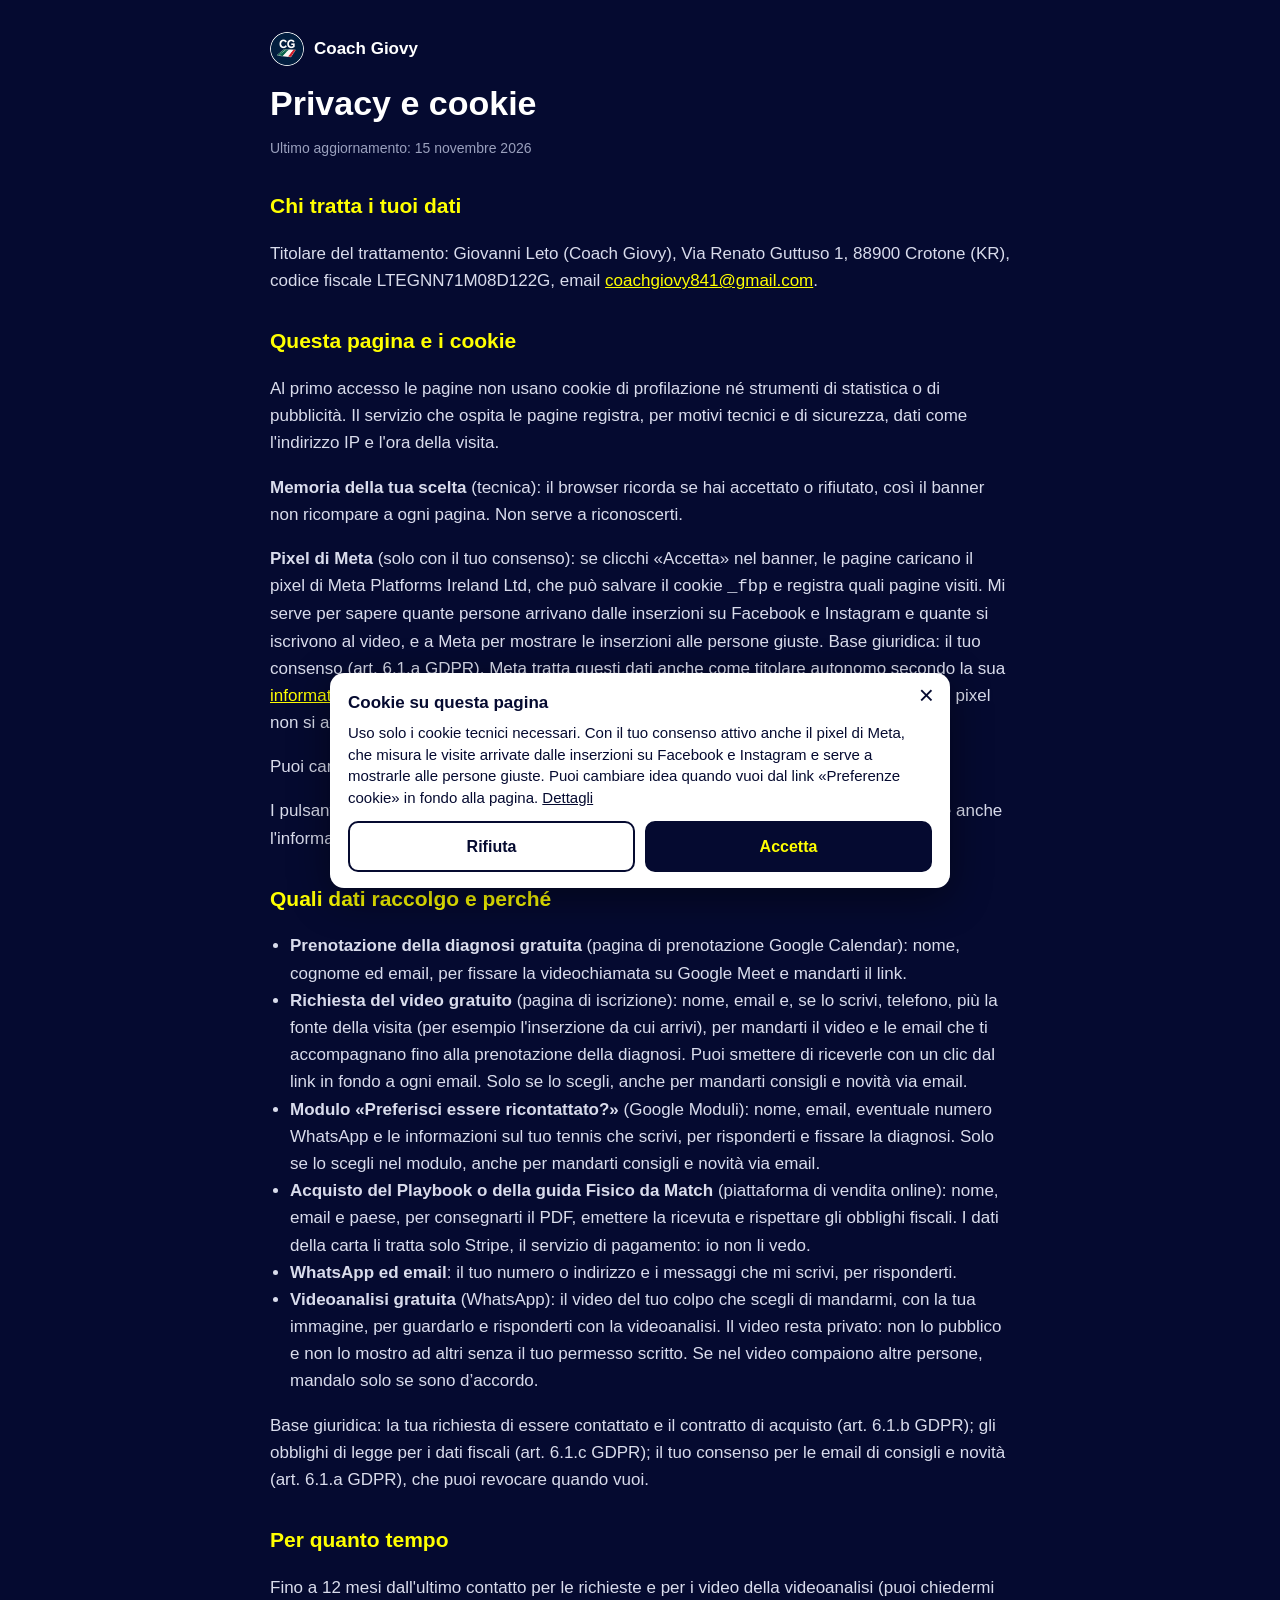
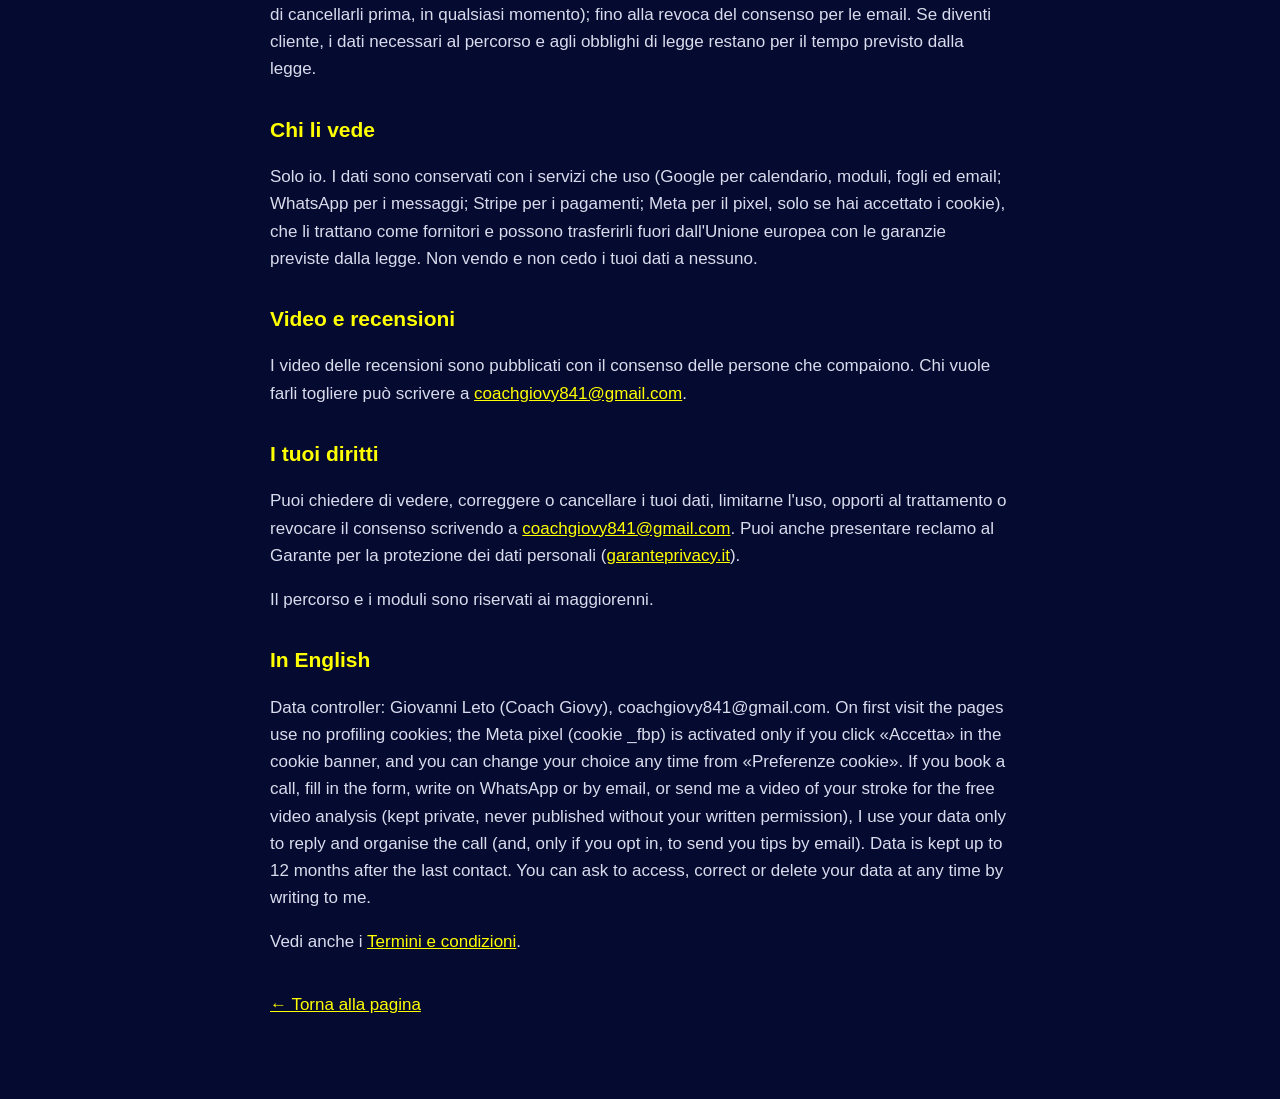
<file: privacy.html>
<!doctype html>
<html lang="it">
<head>
<meta charset="utf-8">
<meta name="viewport" content="width=device-width, initial-scale=1">
<title>Privacy e cookie – Coach Giovy</title>
<meta name="robots" content="noindex">
<link rel="icon" href="img/logo.png">
<style>
:root{--navy:#050A30;--giallo:#FFFF00;--testo:#d9dcec;--grigio:#9aa0bd}
*{box-sizing:border-box}
body{margin:0;background:var(--navy);color:#fff;font-family:-apple-system,BlinkMacSystemFont,"Segoe UI",Roboto,"Helvetica Neue",Arial,sans-serif;font-size:17px;line-height:1.6}
.wrap{max-width:780px;margin:0 auto;padding:32px 20px 64px}
a{color:var(--giallo)}
h1{font-size:34px;line-height:1.15;margin:18px 0 8px}
h2{font-size:21px;margin:30px 0 8px;color:var(--giallo)}
p,li{color:var(--testo)}
ul{padding-left:20px}
.top{display:flex;align-items:center;gap:10px;font-weight:900;text-decoration:none;color:#fff}
.top img{width:34px;height:34px;border-radius:50%}
.nota{font-size:14px;color:var(--grigio)}
</style>
</head>
<body>
<div class="wrap">
<a class="top" href="index.html"><img src="img/logo.png" alt="">Coach Giovy</a>
<h1>Privacy e cookie</h1>
<p class="nota">Ultimo aggiornamento: 15 novembre 2026</p>

<h2>Chi tratta i tuoi dati</h2>
<p>Titolare del trattamento: Giovanni Leto (Coach Giovy), Via Renato Guttuso 1, 88900 Crotone (KR), codice fiscale LTEGNN71M08D122G, email <a href="mailto:coachgiovy841@gmail.com">coachgiovy841@gmail.com</a>.</p>

<h2 id="cookie">Questa pagina e i cookie</h2>
<p>Al primo accesso le pagine non usano cookie di profilazione né strumenti di statistica o di pubblicità. Il servizio che ospita le pagine registra, per motivi tecnici e di sicurezza, dati come l'indirizzo IP e l'ora della visita.</p>
<p><b>Memoria della tua scelta</b> (tecnica): il browser ricorda se hai accettato o rifiutato, così il banner non ricompare a ogni pagina. Non serve a riconoscerti.</p>
<p><b>Pixel di Meta</b> (solo con il tuo consenso): se clicchi «Accetta» nel banner, le pagine caricano il pixel di Meta Platforms Ireland Ltd, che può salvare il cookie <code>_fbp</code> e registra quali pagine visiti. Mi serve per sapere quante persone arrivano dalle inserzioni su Facebook e Instagram e quante si iscrivono al video, e a Meta per mostrare le inserzioni alle persone giuste. Base giuridica: il tuo consenso (art. 6.1.a GDPR). Meta tratta questi dati anche come titolare autonomo secondo la sua <a href="https://www.facebook.com/privacy/policy/" target="_blank" rel="noopener">informativa</a> e può trasferirli fuori dall'Unione europea. Se rifiuti o chiudi il banner con la X, il pixel non si attiva e puoi usare le pagine senza limiti.</p>
<p>Puoi cambiare la tua scelta quando vuoi: <a href="#" data-cookie>Preferenze cookie</a>.</p>
<p>I pulsanti portano a servizi esterni (Google, WhatsApp, social network): quando li apri, vale anche l'informativa di quel servizio.</p>

<h2>Quali dati raccolgo e perché</h2>
<ul>
  <li><b>Prenotazione della diagnosi gratuita</b> (pagina di prenotazione Google Calendar): nome, cognome ed email, per fissare la videochiamata su Google Meet e mandarti il link.</li>
  <li><b>Richiesta del video gratuito</b> (pagina di iscrizione): nome, email e, se lo scrivi, telefono, più la fonte della visita (per esempio l'inserzione da cui arrivi), per mandarti il video e le email che ti accompagnano fino alla prenotazione della diagnosi. Puoi smettere di riceverle con un clic dal link in fondo a ogni email. Solo se lo scegli, anche per mandarti consigli e novità via email.</li>
  <li><b>Modulo «Preferisci essere ricontattato?»</b> (Google Moduli): nome, email, eventuale numero WhatsApp e le informazioni sul tuo tennis che scrivi, per risponderti e fissare la diagnosi. Solo se lo scegli nel modulo, anche per mandarti consigli e novità via email.</li>
  <li><b>Acquisto del Playbook o della guida Fisico da Match</b> (piattaforma di vendita online): nome, email e paese, per consegnarti il PDF, emettere la ricevuta e rispettare gli obblighi fiscali. I dati della carta li tratta solo Stripe, il servizio di pagamento: io non li vedo.</li>
  <li><b>WhatsApp ed email</b>: il tuo numero o indirizzo e i messaggi che mi scrivi, per risponderti.</li>
  <li><b>Videoanalisi gratuita</b> (WhatsApp): il video del tuo colpo che scegli di mandarmi, con la tua immagine, per guardarlo e risponderti con la videoanalisi. Il video resta privato: non lo pubblico e non lo mostro ad altri senza il tuo permesso scritto. Se nel video compaiono altre persone, mandalo solo se sono d’accordo.</li>
</ul>
<p>Base giuridica: la tua richiesta di essere contattato e il contratto di acquisto (art. 6.1.b GDPR); gli obblighi di legge per i dati fiscali (art. 6.1.c GDPR); il tuo consenso per le email di consigli e novità (art. 6.1.a GDPR), che puoi revocare quando vuoi.</p>

<h2>Per quanto tempo</h2>
<p>Fino a 12 mesi dall'ultimo contatto per le richieste e per i video della videoanalisi (puoi chiedermi di cancellarli prima, in qualsiasi momento); fino alla revoca del consenso per le email. Se diventi cliente, i dati necessari al percorso e agli obblighi di legge restano per il tempo previsto dalla legge.</p>

<h2>Chi li vede</h2>
<p>Solo io. I dati sono conservati con i servizi che uso (Google per calendario, moduli, fogli ed email; WhatsApp per i messaggi; Stripe per i pagamenti; Meta per il pixel, solo se hai accettato i cookie), che li trattano come fornitori e possono trasferirli fuori dall'Unione europea con le garanzie previste dalla legge. Non vendo e non cedo i tuoi dati a nessuno.</p>

<h2>Video e recensioni</h2>
<p>I video delle recensioni sono pubblicati con il consenso delle persone che compaiono. Chi vuole farli togliere può scrivere a <a href="mailto:coachgiovy841@gmail.com">coachgiovy841@gmail.com</a>.</p>

<h2>I tuoi diritti</h2>
<p>Puoi chiedere di vedere, correggere o cancellare i tuoi dati, limitarne l'uso, opporti al trattamento o revocare il consenso scrivendo a <a href="mailto:coachgiovy841@gmail.com">coachgiovy841@gmail.com</a>. Puoi anche presentare reclamo al Garante per la protezione dei dati personali (<a href="https://www.garanteprivacy.it" target="_blank" rel="noopener">garanteprivacy.it</a>).</p>
<p>Il percorso e i moduli sono riservati ai maggiorenni.</p>

<h2>In English</h2>
<p>Data controller: Giovanni Leto (Coach Giovy), coachgiovy841@gmail.com. On first visit the pages use no profiling cookies; the Meta pixel (cookie _fbp) is activated only if you click «Accetta» in the cookie banner, and you can change your choice any time from «Preferenze cookie». If you book a call, fill in the form, write on WhatsApp or by email, or send me a video of your stroke for the free video analysis (kept private, never published without your written permission), I use your data only to reply and organise the call (and, only if you opt in, to send you tips by email). Data is kept up to 12 months after the last contact. You can ask to access, correct or delete your data at any time by writing to me.</p>

<p>Vedi anche i <a href="termini.html">Termini e condizioni</a>.</p>
<p style="margin-top:36px"><a href="index.html">← Torna alla pagina</a></p>
</div>
<script src="consenso.js"></script>
</body>
</html>
</file>
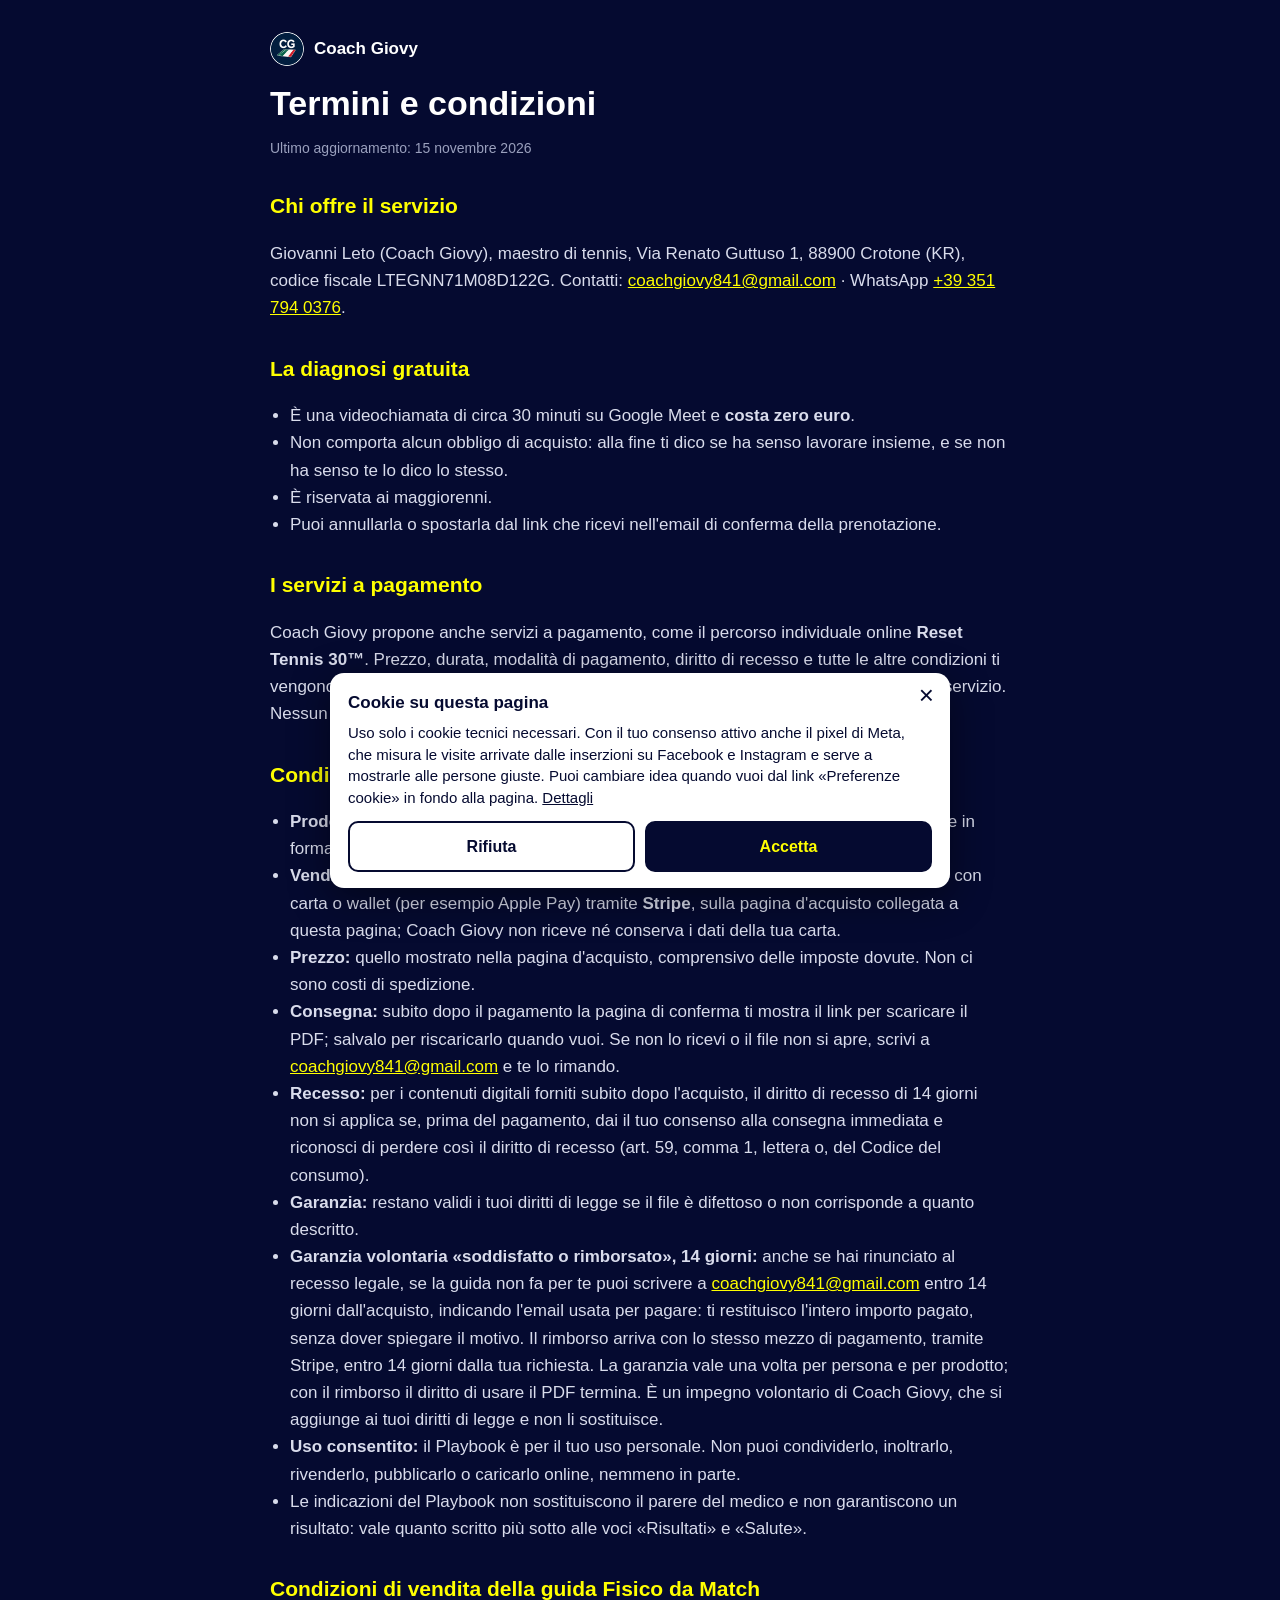
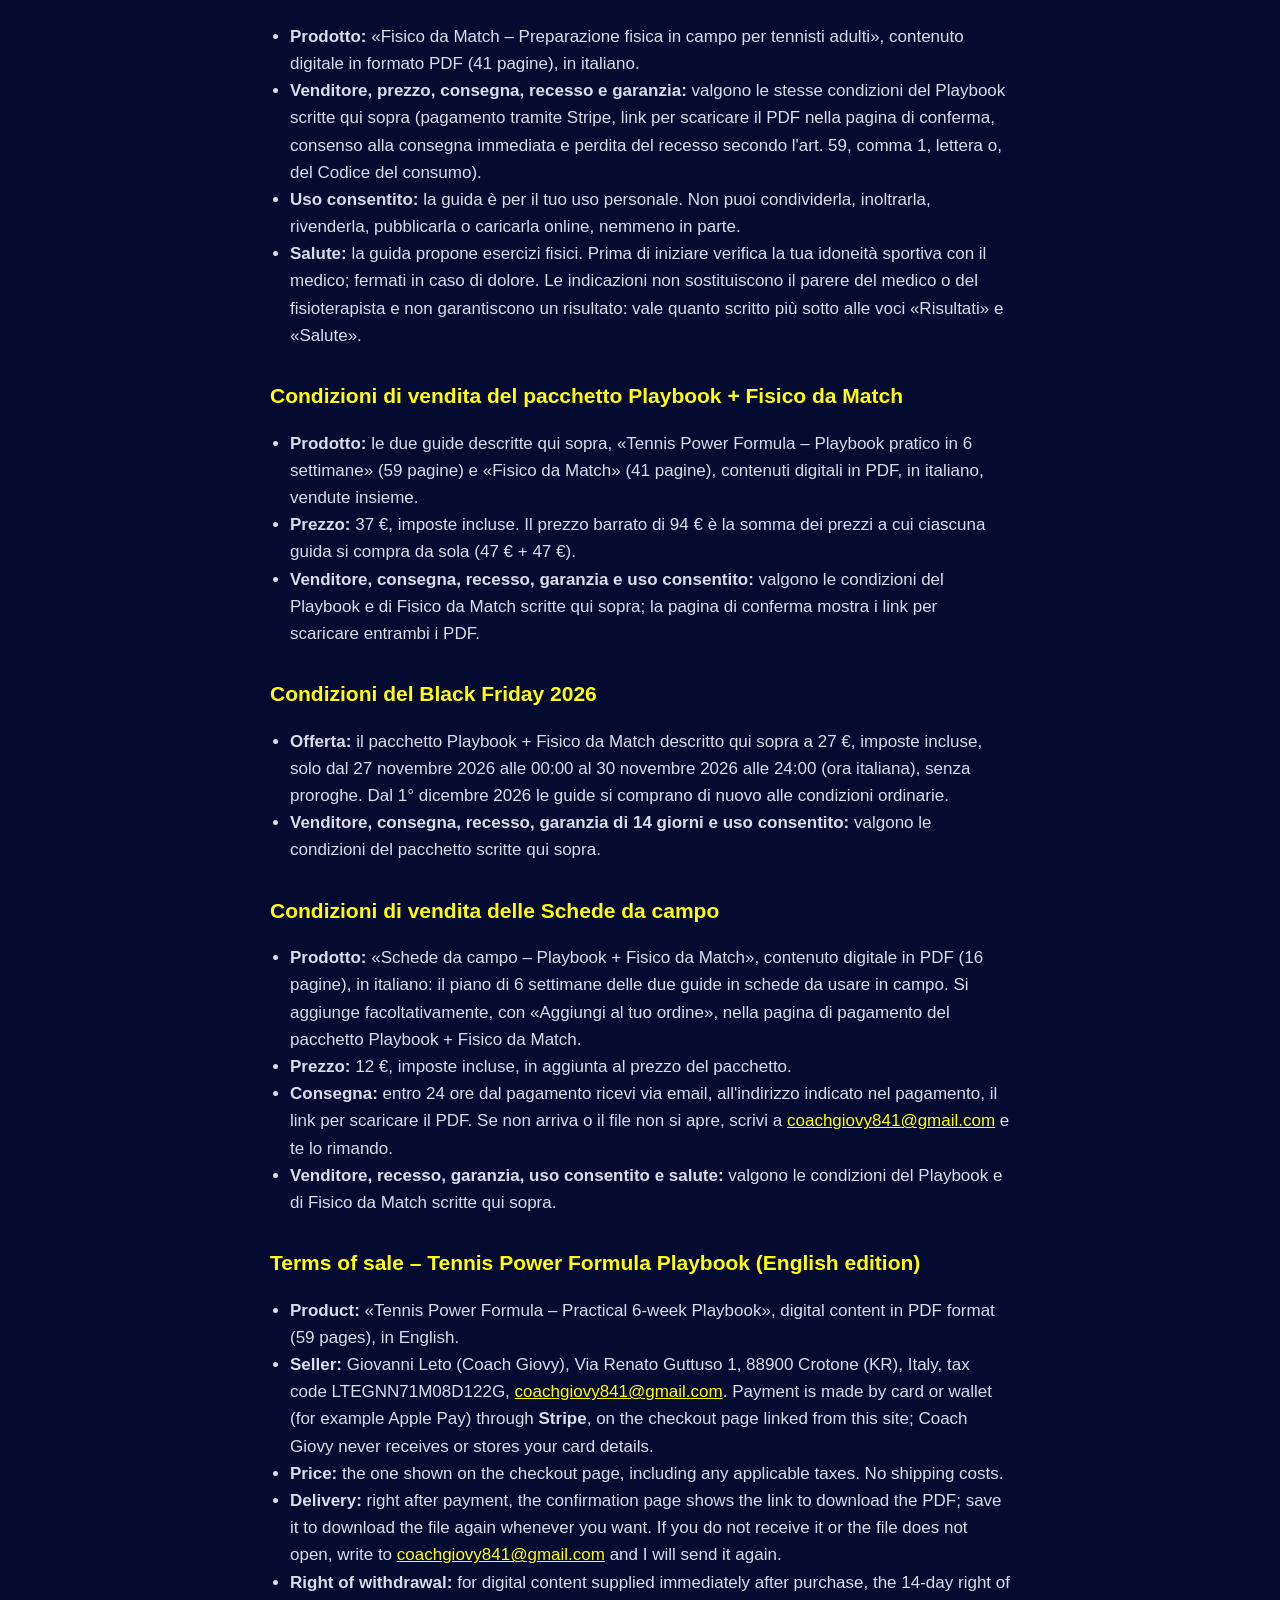
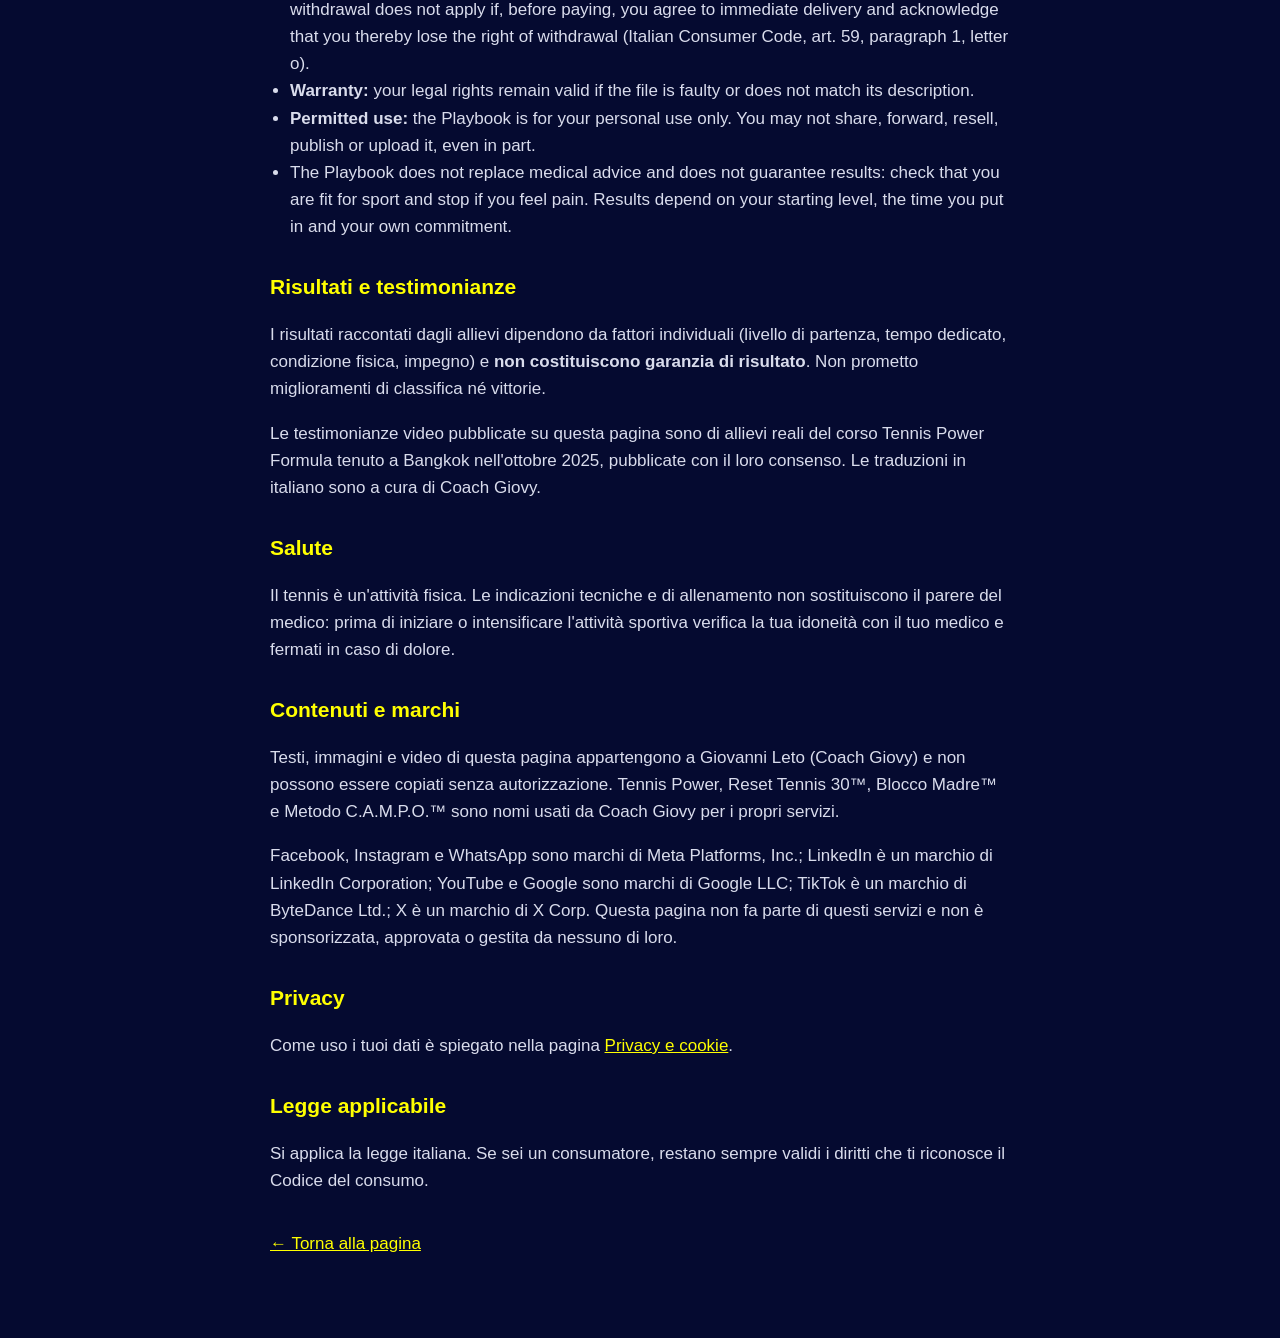
<file: termini.html>
<!doctype html>
<html lang="it">
<head>
<meta charset="utf-8">
<meta name="viewport" content="width=device-width, initial-scale=1">
<title>Termini e condizioni – Coach Giovy</title>
<meta name="robots" content="noindex">
<link rel="icon" href="img/logo.png">
<style>
:root{--navy:#050A30;--giallo:#FFFF00;--testo:#d9dcec;--grigio:#9aa0bd}
*{box-sizing:border-box}
body{margin:0;background:var(--navy);color:#fff;font-family:-apple-system,BlinkMacSystemFont,"Segoe UI",Roboto,"Helvetica Neue",Arial,sans-serif;font-size:17px;line-height:1.6}
.wrap{max-width:780px;margin:0 auto;padding:32px 20px 64px}
a{color:var(--giallo)}
h1{font-size:34px;line-height:1.15;margin:18px 0 8px}
h2{font-size:21px;margin:30px 0 8px;color:var(--giallo)}
p,li{color:var(--testo)}
ul{padding-left:20px}
.top{display:flex;align-items:center;gap:10px;font-weight:900;text-decoration:none;color:#fff}
.top img{width:34px;height:34px;border-radius:50%}
.nota{font-size:14px;color:var(--grigio)}
</style>
</head>
<body>
<div class="wrap">
<a class="top" href="index.html"><img src="img/logo.png" alt="">Coach Giovy</a>
<h1>Termini e condizioni</h1>
<p class="nota">Ultimo aggiornamento: 15 novembre 2026</p>

<h2>Chi offre il servizio</h2>
<p>Giovanni Leto (Coach Giovy), maestro di tennis, Via Renato Guttuso 1, 88900 Crotone (KR), codice fiscale LTEGNN71M08D122G. Contatti: <a href="mailto:coachgiovy841@gmail.com">coachgiovy841@gmail.com</a> · WhatsApp <a href="https://wa.me/393517940376">+39 351 794 0376</a>.</p>

<h2>La diagnosi gratuita</h2>
<ul>
  <li>È una videochiamata di circa 30 minuti su Google Meet e <b>costa zero euro</b>.</li>
  <li>Non comporta alcun obbligo di acquisto: alla fine ti dico se ha senso lavorare insieme, e se non ha senso te lo dico lo stesso.</li>
  <li>È riservata ai maggiorenni.</li>
  <li>Puoi annullarla o spostarla dal link che ricevi nell'email di conferma della prenotazione.</li>
</ul>

<h2>I servizi a pagamento</h2>
<p>Coach Giovy propone anche servizi a pagamento, come il percorso individuale online <b>Reset Tennis 30™</b>. Prezzo, durata, modalità di pagamento, diritto di recesso e tutte le altre condizioni ti vengono comunicati per iscritto prima di qualsiasi acquisto, nelle condizioni di vendita del servizio. Nessun pagamento avviene da questa pagina.</p>

<h2 id="playbook">Condizioni di vendita del Playbook Tennis Power Formula</h2>
<ul>
  <li><b>Prodotto:</b> «Tennis Power Formula – Playbook pratico in 6 settimane», contenuto digitale in formato PDF (59 pagine), in italiano.</li>
  <li><b>Venditore:</b> Giovanni Leto (Coach Giovy), con i dati indicati sopra. Il pagamento avviene con carta o wallet (per esempio Apple Pay) tramite <b>Stripe</b>, sulla pagina d'acquisto collegata a questa pagina; Coach Giovy non riceve né conserva i dati della tua carta.</li>
  <li><b>Prezzo:</b> quello mostrato nella pagina d'acquisto, comprensivo delle imposte dovute. Non ci sono costi di spedizione.</li>
  <li><b>Consegna:</b> subito dopo il pagamento la pagina di conferma ti mostra il link per scaricare il PDF; salvalo per riscaricarlo quando vuoi. Se non lo ricevi o il file non si apre, scrivi a <a href="mailto:coachgiovy841@gmail.com">coachgiovy841@gmail.com</a> e te lo rimando.</li>
  <li><b>Recesso:</b> per i contenuti digitali forniti subito dopo l'acquisto, il diritto di recesso di 14 giorni non si applica se, prima del pagamento, dai il tuo consenso alla consegna immediata e riconosci di perdere così il diritto di recesso (art. 59, comma 1, lettera o, del Codice del consumo).</li>
  <li><b>Garanzia:</b> restano validi i tuoi diritti di legge se il file è difettoso o non corrisponde a quanto descritto.</li>
  <li id="garanzia"><b>Garanzia volontaria «soddisfatto o rimborsato», 14 giorni:</b> anche se hai rinunciato al recesso legale, se la guida non fa per te puoi scrivere a <a href="mailto:coachgiovy841@gmail.com">coachgiovy841@gmail.com</a> entro 14 giorni dall'acquisto, indicando l'email usata per pagare: ti restituisco l'intero importo pagato, senza dover spiegare il motivo. Il rimborso arriva con lo stesso mezzo di pagamento, tramite Stripe, entro 14 giorni dalla tua richiesta. La garanzia vale una volta per persona e per prodotto; con il rimborso il diritto di usare il PDF termina. È un impegno volontario di Coach Giovy, che si aggiunge ai tuoi diritti di legge e non li sostituisce.</li>
  <li><b>Uso consentito:</b> il Playbook è per il tuo uso personale. Non puoi condividerlo, inoltrarlo, rivenderlo, pubblicarlo o caricarlo online, nemmeno in parte.</li>
  <li>Le indicazioni del Playbook non sostituiscono il parere del medico e non garantiscono un risultato: vale quanto scritto più sotto alle voci «Risultati» e «Salute».</li>
</ul>

<h2 id="fisico-da-match">Condizioni di vendita della guida Fisico da Match</h2>
<ul>
  <li><b>Prodotto:</b> «Fisico da Match – Preparazione fisica in campo per tennisti adulti», contenuto digitale in formato PDF (41 pagine), in italiano.</li>
  <li><b>Venditore, prezzo, consegna, recesso e garanzia:</b> valgono le stesse condizioni del Playbook scritte qui sopra (pagamento tramite Stripe, link per scaricare il PDF nella pagina di conferma, consenso alla consegna immediata e perdita del recesso secondo l'art. 59, comma 1, lettera o, del Codice del consumo).</li>
  <li><b>Uso consentito:</b> la guida è per il tuo uso personale. Non puoi condividerla, inoltrarla, rivenderla, pubblicarla o caricarla online, nemmeno in parte.</li>
  <li><b>Salute:</b> la guida propone esercizi fisici. Prima di iniziare verifica la tua idoneità sportiva con il medico; fermati in caso di dolore. Le indicazioni non sostituiscono il parere del medico o del fisioterapista e non garantiscono un risultato: vale quanto scritto più sotto alle voci «Risultati» e «Salute».</li>
</ul>

<h2 id="pacchetto">Condizioni di vendita del pacchetto Playbook + Fisico da Match</h2>
<ul>
  <li><b>Prodotto:</b> le due guide descritte qui sopra, «Tennis Power Formula – Playbook pratico in 6 settimane» (59 pagine) e «Fisico da Match» (41 pagine), contenuti digitali in PDF, in italiano, vendute insieme.</li>
  <li><b>Prezzo:</b> 37 €, imposte incluse. Il prezzo barrato di 94 € è la somma dei prezzi a cui ciascuna guida si compra da sola (47 € + 47 €).</li>
  <li><b>Venditore, consegna, recesso, garanzia e uso consentito:</b> valgono le condizioni del Playbook e di Fisico da Match scritte qui sopra; la pagina di conferma mostra i link per scaricare entrambi i PDF.</li>
</ul>

<h2 id="black-friday">Condizioni del Black Friday 2026</h2>
<ul>
  <li><b>Offerta:</b> il pacchetto Playbook + Fisico da Match descritto qui sopra a 27 €, imposte incluse, solo dal 27 novembre 2026 alle 00:00 al 30 novembre 2026 alle 24:00 (ora italiana), senza proroghe. Dal 1° dicembre 2026 le guide si comprano di nuovo alle condizioni ordinarie.</li>
  <li><b>Venditore, consegna, recesso, garanzia di 14 giorni e uso consentito:</b> valgono le condizioni del pacchetto scritte qui sopra.</li>
</ul>

<h2 id="schede-da-campo">Condizioni di vendita delle Schede da campo</h2>
<ul>
  <li><b>Prodotto:</b> «Schede da campo – Playbook + Fisico da Match», contenuto digitale in PDF (16 pagine), in italiano: il piano di 6 settimane delle due guide in schede da usare in campo. Si aggiunge facoltativamente, con «Aggiungi al tuo ordine», nella pagina di pagamento del pacchetto Playbook + Fisico da Match.</li>
  <li><b>Prezzo:</b> 12 €, imposte incluse, in aggiunta al prezzo del pacchetto.</li>
  <li><b>Consegna:</b> entro 24 ore dal pagamento ricevi via email, all'indirizzo indicato nel pagamento, il link per scaricare il PDF. Se non arriva o il file non si apre, scrivi a <a href="mailto:coachgiovy841@gmail.com">coachgiovy841@gmail.com</a> e te lo rimando.</li>
  <li><b>Venditore, recesso, garanzia, uso consentito e salute:</b> valgono le condizioni del Playbook e di Fisico da Match scritte qui sopra.</li>
</ul>

<h2 id="playbook-en" lang="en">Terms of sale – Tennis Power Formula Playbook (English edition)</h2>
<ul lang="en">
  <li><b>Product:</b> «Tennis Power Formula – Practical 6-week Playbook», digital content in PDF format (59 pages), in English.</li>
  <li><b>Seller:</b> Giovanni Leto (Coach Giovy), Via Renato Guttuso 1, 88900 Crotone (KR), Italy, tax code LTEGNN71M08D122G, <a href="mailto:coachgiovy841@gmail.com">coachgiovy841@gmail.com</a>. Payment is made by card or wallet (for example Apple Pay) through <b>Stripe</b>, on the checkout page linked from this site; Coach Giovy never receives or stores your card details.</li>
  <li><b>Price:</b> the one shown on the checkout page, including any applicable taxes. No shipping costs.</li>
  <li><b>Delivery:</b> right after payment, the confirmation page shows the link to download the PDF; save it to download the file again whenever you want. If you do not receive it or the file does not open, write to <a href="mailto:coachgiovy841@gmail.com">coachgiovy841@gmail.com</a> and I will send it again.</li>
  <li><b>Right of withdrawal:</b> for digital content supplied immediately after purchase, the 14-day right of withdrawal does not apply if, before paying, you agree to immediate delivery and acknowledge that you thereby lose the right of withdrawal (Italian Consumer Code, art. 59, paragraph 1, letter o).</li>
  <li><b>Warranty:</b> your legal rights remain valid if the file is faulty or does not match its description.</li>
  <li><b>Permitted use:</b> the Playbook is for your personal use only. You may not share, forward, resell, publish or upload it, even in part.</li>
  <li>The Playbook does not replace medical advice and does not guarantee results: check that you are fit for sport and stop if you feel pain. Results depend on your starting level, the time you put in and your own commitment.</li>
</ul>

<h2>Risultati e testimonianze</h2>
<p>I risultati raccontati dagli allievi dipendono da fattori individuali (livello di partenza, tempo dedicato, condizione fisica, impegno) e <b>non costituiscono garanzia di risultato</b>. Non prometto miglioramenti di classifica né vittorie.</p>
<p>Le testimonianze video pubblicate su questa pagina sono di allievi reali del corso Tennis Power Formula tenuto a Bangkok nell'ottobre 2025, pubblicate con il loro consenso. Le traduzioni in italiano sono a cura di Coach Giovy.</p>

<h2>Salute</h2>
<p>Il tennis è un'attività fisica. Le indicazioni tecniche e di allenamento non sostituiscono il parere del medico: prima di iniziare o intensificare l'attività sportiva verifica la tua idoneità con il tuo medico e fermati in caso di dolore.</p>

<h2>Contenuti e marchi</h2>
<p>Testi, immagini e video di questa pagina appartengono a Giovanni Leto (Coach Giovy) e non possono essere copiati senza autorizzazione. Tennis Power, Reset Tennis 30™, Blocco Madre™ e Metodo C.A.M.P.O.™ sono nomi usati da Coach Giovy per i propri servizi.</p>
<p>Facebook, Instagram e WhatsApp sono marchi di Meta Platforms, Inc.; LinkedIn è un marchio di LinkedIn Corporation; YouTube e Google sono marchi di Google LLC; TikTok è un marchio di ByteDance Ltd.; X è un marchio di X Corp. Questa pagina non fa parte di questi servizi e non è sponsorizzata, approvata o gestita da nessuno di loro.</p>

<h2>Privacy</h2>
<p>Come uso i tuoi dati è spiegato nella pagina <a href="privacy.html">Privacy e cookie</a>.</p>

<h2>Legge applicabile</h2>
<p>Si applica la legge italiana. Se sei un consumatore, restano sempre validi i diritti che ti riconosce il Codice del consumo.</p>

<p style="margin-top:36px"><a href="index.html">← Torna alla pagina</a></p>
</div>
<script src="consenso.js"></script>
</body>
</html>
</file>
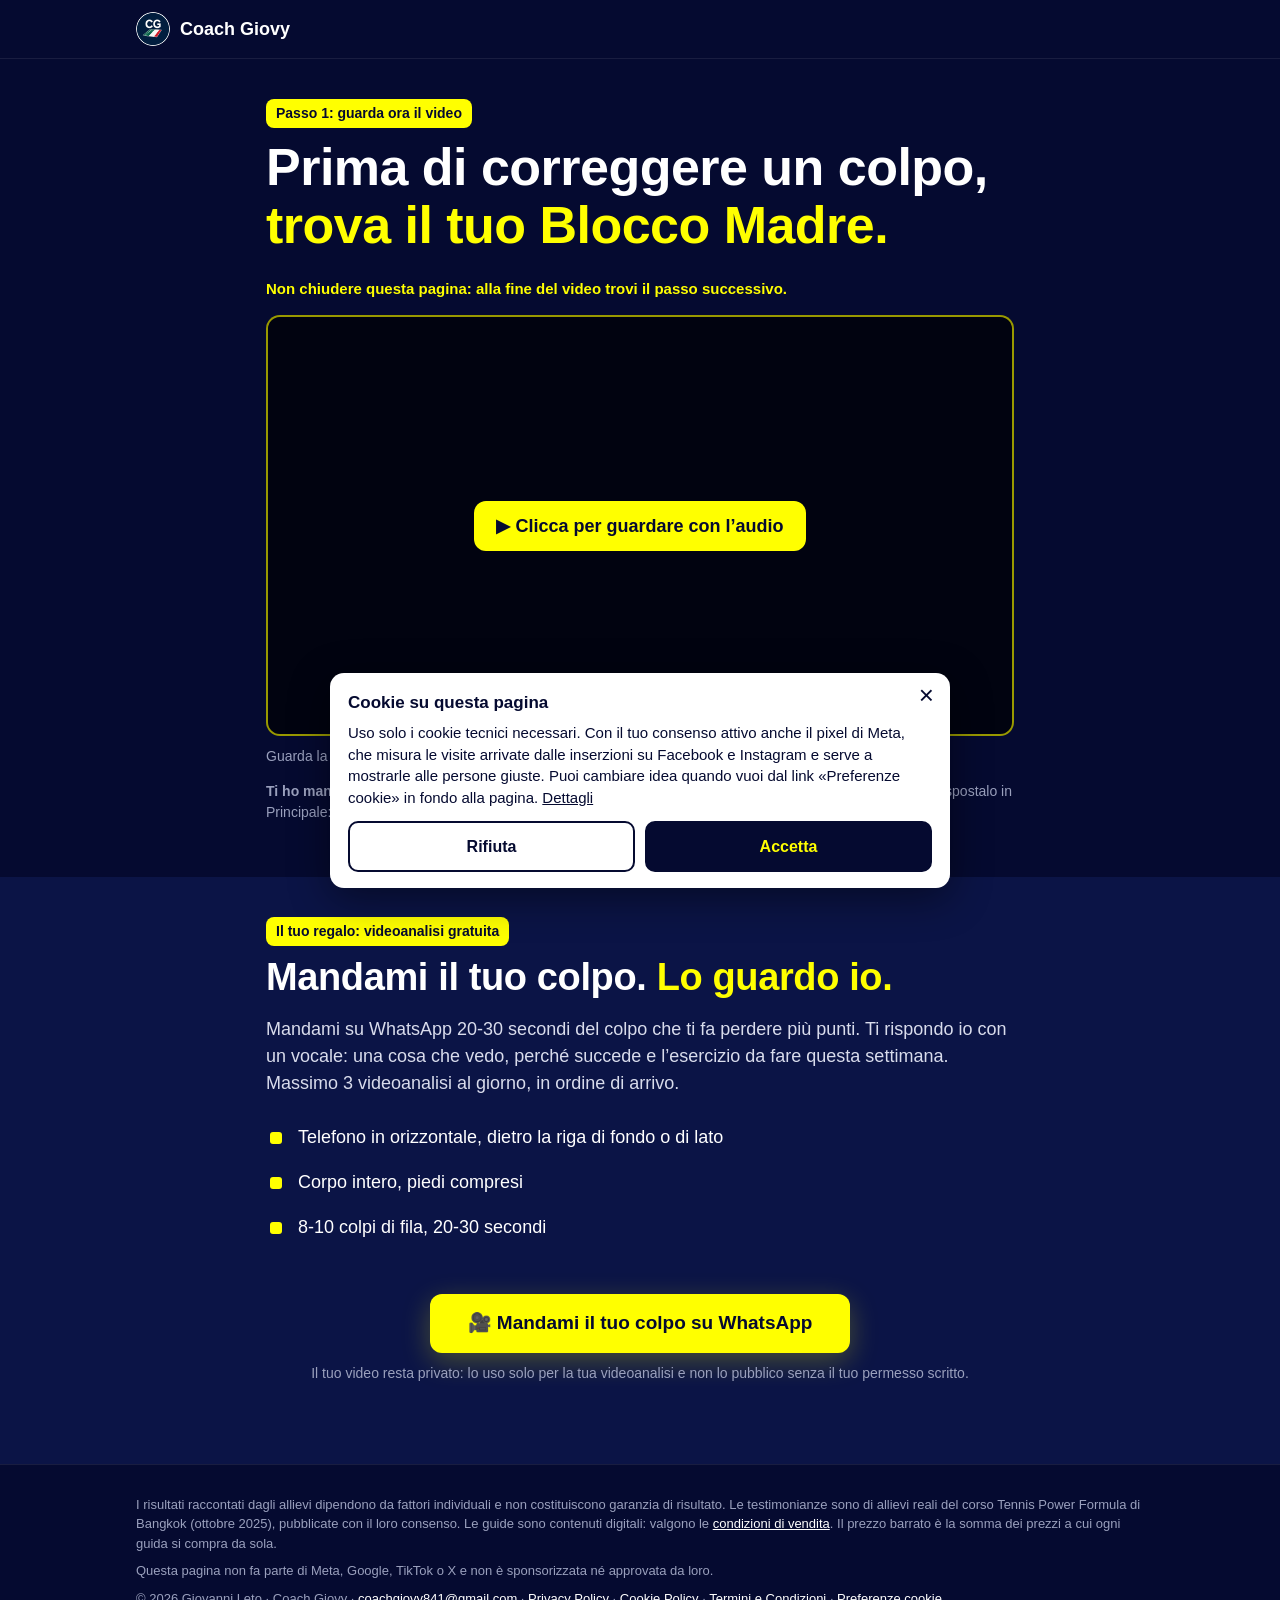
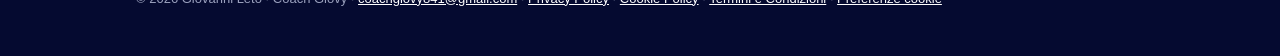
<file: video.html>
<!doctype html>
<html lang="it">
<head>
<meta charset="utf-8">
<meta name="viewport" content="width=device-width, initial-scale=1">
<title>Guarda il video – Coach Giovy</title>
<meta name="description" content="Prima di correggere un colpo, trova il tuo Blocco Madre. Presentazione gratuita di Coach Giovy.">
<meta name="robots" content="noindex">
<link rel="icon" href="img/logo.png">
<link rel="stylesheet" href="funnel.css?v=20261110b">
<style>
/* FAQ come nella home e garanzia vicino al pulsante (14/11/2026) */
details{border-bottom:1px solid rgba(255,255,255,.12);padding:16px 0}
summary{cursor:pointer;font-weight:700;font-size:19px;list-style:none;display:flex;justify-content:space-between;gap:16px;color:var(--bianco)}
summary::-webkit-details-marker{display:none}
summary::after{content:"+";color:var(--giallo);font-weight:900;font-size:24px;line-height:1}
details[open] summary::after{content:"–"}
details p{margin:12px 0 0}
.fiducia{font-size:15px;color:var(--testo);margin:10px auto 0;max-width:420px}
.fiducia::before{content:"✓ ";color:var(--giallo);font-weight:900}
</style>
</head>
<body>
<header class="top"><div class="wrap"><span class="brand"><img src="img/logo.png" alt="">Coach Giovy</span></div></header>

<main>
<section>
  <div class="wrap stretto">
    <span class="passo">Passo 1: guarda ora il video</span>
    <h1>Prima di correggere un colpo, <span class="giallo">trova il tuo Blocco Madre.</span></h1>
    <p class="avviso">Non chiudere questa pagina: alla fine del video trovi il passo successivo.</p>
    <div class="schermo" id="schermo">
      <div class="segnaposto" id="segnaposto"><b>Il video è in preparazione</b><p>A breve qui trovi la presentazione completa. Intanto qui sotto trovi le mie due guide.</p></div>
    </div>
    <p class="nota">Guarda la presentazione fino in fondo: alla fine ti dico da dove partire.</p>
    <p class="nota"><b>Ti ho mandato il video anche via email.</b> Se tra qualche minuto non lo trovi, guarda in Spam o Promozioni e spostalo in Principale: così ricevi anche i prossimi messaggi.</p>
  </div>
</section>

<!-- Videoanalisi gratuita (DECISIONE del titolare 15/11/2026: regalo principale della pagina d'iscrizione, anche nel Black Friday; max 3 al giorno). -->
<section class="alt" id="videoanalisi">
  <div class="wrap stretto">
    <span class="passo">Il tuo regalo: videoanalisi gratuita</span>
    <h2>Mandami il tuo colpo. <span class="giallo">Lo guardo io.</span></h2>
    <p>Mandami su WhatsApp 20-30 secondi del colpo che ti fa perdere più punti. Ti rispondo io con un vocale: una cosa che vedo, perché succede e l’esercizio da fare questa settimana. Massimo 3 videoanalisi al giorno, in ordine di arrivo.</p>
    <ul class="lista">
      <li>Telefono in orizzontale, dietro la riga di fondo o di lato</li>
      <li>Corpo intero, piedi compresi</li>
      <li>8-10 colpi di fila, 20-30 secondi</li>
    </ul>
    <div class="cta"><a class="btn" href="https://wa.me/393517940376?text=VIDEOANALISI%20-%20Ciao%20Coach%2C%20mi%20sono%20iscritto%20al%20video.%20Ti%20mando%2020-30%20secondi%20del%20mio%20colpo%3A%20" target="_blank" rel="noopener">🎥 Mandami il tuo colpo su WhatsApp</a>
    <p class="nota">Il tuo video resta privato: lo uso solo per la tua videoanalisi e non lo pubblico senza il tuo permesso scritto.</p></div>
  </div>
</section>

<div class="dopo" id="dopo">
  <section class="alt">
    <div class="wrap stretto">
      <span class="passo">Passo 2: parti questa settimana</span>
      <h2>Basta allenarti a caso. <span class="giallo">Ogni settimana sai cosa fare, e vedi se funziona.</span></h2>
      <p>Hai visto da dove nascono gli errori. Adesso ti serve un ordine: cosa fare questa settimana, quante volte, e come capire se funziona. Nella prima guida c'è il lavoro sui colpi e sulla partita, nella seconda le gambe per arrivare primo sulla palla anche al terzo set.</p>
      <div class="coppia">
        <img src="img/playbook-1.jpg" alt="Copertina del Playbook Tennis Power Formula">
        <img src="img/fisico-1.jpg" alt="Copertina della guida Fisico da Match">
      </div>
      <div class="offerta">
        <p class="voci">Playbook <b>47 €</b> + Fisico da Match <b>47 €</b>, comprati uno per uno</p>
        <p class="prezzi"><span class="barrato">94 €</span> <span class="finale">37 €</span> <span class="sconto">-61%</span></p>
        <p class="voci">Le due guide insieme, in PDF</p>
      </div>
      <div class="cta"><a class="btn" data-compra href="#" target="_blank" rel="noopener">Voglio le 2 guide · 37 €</a><p class="nota">Pagamento sicuro con Stripe. Scarichi i due PDF subito dopo il pagamento.</p><p class="fiducia">Garanzia 14 giorni «soddisfatto o rimborsato»: se le guide non fanno per te, mi scrivi entro 14 giorni e ti restituisco tutto. <a href="termini.html#garanzia">Come funziona</a></p></div>

      <h3>Cosa cambia per te</h3>
      <ul class="lista">
        <li>Entri in campo sapendo cosa allenare quel giorno, invece di palleggiare e basta.</li>
        <li>Vedi se stai migliorando: ogni settimana ha un obiettivo che puoi contare.</li>
        <li>Ti alleni anche nei giorni pieni, con micro-sessioni da 10-15 minuti.</li>
        <li>Arrivi prima sulla palla, anche al terzo set: split step, primo passo e 8 circuiti da 30 minuti.</li>
        <li>Sai da dove parti: un test all'inizio, da rifare dopo 6 settimane per confrontare i numeri.</li>
        <li>Lavori anche sulla prevenzione per gomito, spalla e caviglia.</li>
      </ul>

      <h3>Sono per te se…</h3>
      <ul class="lista">
        <li>giochi al circolo, fai qualche torneo o le sfide con gli amici;</li>
        <li>ti alleni da anni ma gli stessi errori tornano sempre;</li>
        <li>hai poco tempo e vuoi usarlo bene;</li>
        <li>al terzo set ti mancano le gambe;</li>
        <li>vuoi un piano da seguire da solo, al tuo ritmo.</li>
      </ul>

      <h3>Come si usano</h3>
      <ol class="passi">
        <li>Fai il test di partenza di Fisico da Match e scegli il tuo livello del Playbook: Base, Pro o Elite.</li>
        <li>Ogni settimana segui la sessione da 60-75 minuti, oppure le micro-sessioni da 10-15 minuti, più un circuito da 30 minuti per le gambe. Le guide le tieni sul telefono in campo o le stampi.</li>
        <li>Dopo 6 settimane rifai il test e confronta i numeri con quelli di partenza.</li>
      </ol>
      <div class="cta"><a class="btn" data-compra href="#" target="_blank" rel="noopener">Voglio le 2 guide · 37 €</a><p class="fiducia">Garanzia 14 giorni «soddisfatto o rimborsato»: se le guide non fanno per te, mi scrivi entro 14 giorni e ti restituisco tutto. <a href="termini.html#garanzia">Come funziona</a></p></div>

      <h2 style="margin-top:34px">Il corso di Bangkok da cui nasce il Playbook, <span class="giallo">raccontato da chi c'era.</span></h2>
      <figure class="testim">
        <video controls preload="none" playsinline poster="img/poster-allievo.jpg" src="video/recensione-allievo.mp4"></video>
        <figcaption><b>Allievo del corso</b> · in inglese<br>«Prima di Tennis Power Formula ero incostante e non avevo un vero piano di allenamento. Dopo circa sei settimane sono diventato molto più costante e anche più forte mentalmente in campo: le tecniche di respirazione e di mentalità mi aiutano a restare calmo sotto pressione.»</figcaption>
      </figure>
      <figure class="testim">
        <video controls preload="none" playsinline poster="img/poster-giappone.jpg" src="video/recensione-giappone.mp4"></video>
        <figcaption><b>Allieva dal Giappone</b> · in giapponese<br>«Prima mi allenavo senza nessuna continuità. Con il coach ho trovato stabilità di palla, chiarezza e fiducia. Abbiamo lavorato soprattutto sul passaggio dal servizio alla volée e sulla risposta alle palle veloci: oggi le gioco con sicurezza.»</figcaption>
      </figure>
      <div class="cta"><a class="btn" data-compra href="#" target="_blank" rel="noopener">Voglio le 2 guide · 37 €</a></div>
      <figure class="testim">
        <video controls preload="none" playsinline poster="img/poster-fon-thailandia.jpg" src="video/recensione-fon-thailandia.mp4"></video>
        <figcaption><b>Fon, Thailandia</b> · in thailandese<br>«Le tecniche e il modo di pensare il gioco che ho imparato hanno cambiato completamente il mio tennis rispetto a quello che avevo studiato prima. Consiglio a tutti di conoscere Tennis Power Formula.»</figcaption>
      </figure>
      <figure class="testim">
        <video controls preload="none" playsinline poster="img/poster-inglese.jpg" src="video/recensione-inglese.mp4"></video>
        <figcaption><b>Allieva, livello intermedio</b> · in inglese<br>«Dopo sei-sette settimane con Coach Giovanni sono migliorata molto nei colpi da fondo, nel fisico e nel gioco: sono più costante. È davvero bravo.»</figcaption>
      </figure>
      <div class="cta"><a class="btn" data-compra href="#" target="_blank" rel="noopener">Voglio le 2 guide · 37 €</a></div>
      <h2 style="margin-top:34px">Domande <span class="giallo">prima di comprare</span></h2>
      <details><summary>Devo essere un giocatore forte?</summary><p>No. Le guide sono scritte per adulti che giocano al circolo, fanno qualche torneo o le sfide con gli amici. Il Playbook ha tre livelli: Base, Pro ed Elite.</p></details>
      <details><summary>Ho poco tempo: ce la faccio?</summary><p>Sì. Nei giorni pieni ci sono le micro-sessioni da 10-15 minuti, e i circuiti di Fisico da Match durano circa 30 minuti.</p></details>
      <details><summary>Ho una certa età: vanno bene lo stesso?</summary><p>Sono scritte per tennisti adulti, e Fisico da Match parte da un test che ti dice da dove cominciare. Prima di iniziare verifica con il medico la tua idoneità.</p></details>
      <details><summary>Come ricevo le guide?</summary><p>Subito dopo il pagamento ti si apre la pagina con i link per scaricare i PDF. Se qualcosa non si apre, scrivimi e te li rimando.</p></details>
      <details><summary>E se non fanno per me?</summary><p>Mi scrivi a <a href="mailto:coachgiovy841@gmail.com">coachgiovy841@gmail.com</a> entro 14 giorni dall'acquisto e ti restituisco l'intero importo, senza dover spiegare il motivo. <a href="termini.html#garanzia">Le condizioni della garanzia</a>.</p></details>
      <details><summary>E se un colpo continua a cedere?</summary><p>Le guide ti danno il metodo, ma non vedono il tuo colpo. Dopo l'acquisto puoi chiedermi l'analisi video: mi mandi il colpo e ti rispondo io con un video.</p></details>
      <div class="cta"><a class="btn" data-compra href="#" target="_blank" rel="noopener">Voglio le 2 guide · 37 €</a><p class="fiducia">Garanzia 14 giorni «soddisfatto o rimborsato»: se le guide non fanno per te, mi scrivi entro 14 giorni e ti restituisco tutto. <a href="termini.html#garanzia">Come funziona</a></p></div>
      <p class="nota" style="margin-top:22px">Hai una domanda prima di comprare? Scrivimi su WhatsApp al <a href="https://wa.me/393517940376">351 794 0376</a>: ti rispondo io.</p>
    </div>
  </section>
</div>
</main>

<footer>
  <div class="wrap">
    <p>I risultati raccontati dagli allievi dipendono da fattori individuali e non costituiscono garanzia di risultato. Le testimonianze sono di allievi reali del corso Tennis Power Formula di Bangkok (ottobre 2025), pubblicate con il loro consenso. Le guide sono contenuti digitali: valgono le <a href="termini.html#pacchetto">condizioni di vendita</a>. Il prezzo barrato è la somma dei prezzi a cui ogni guida si compra da sola.</p>
    <p>Questa pagina non fa parte di Meta, Google, TikTok o X e non è sponsorizzata né approvata da loro.</p>
    <p>© 2026 Giovanni Leto · Coach Giovy · <a href="mailto:coachgiovy841@gmail.com">coachgiovy841@gmail.com</a> · <a href="privacy.html">Privacy Policy</a> · <a href="privacy.html#cookie">Cookie Policy</a> · <a href="termini.html">Termini e Condizioni</a> · <a href="#" data-cookie>Preferenze cookie</a></p>
  </div>
</footer>

<script>
// VSL montato: uno o piu' .mp4 in fila (tempo di visione misurato su tutte le parti)
// oppure un link incorporabile (YouTube/Vimeo/Loom, tempo sulla pagina).
// Vuoto = segnaposto, funnel non attivabile. Una parte per blocco del copione,
// sotto i 10 MB perche' il sito si aggiorna dal caricamento web di GitHub (02/11/2026).
var VSL = [1, 2, 3, 4, 5, 6, 7, 8, 9, 10, 11].map(function (i) { return 'video/vsl-' + i + '.mp4'; });
var PACCHETTO = 'https://buy.stripe.com/5kQfZi4ARcNo2FD3h29bO07';   // Stripe, Playbook + Fisico da Match IT 37 EUR (54 = 27 + 27, prezzi veri delle guide da sole)
// Pulsante dopo circa 10 minuti di visione reale (corso ILP L20); ?cta=N solo per le prove.
var q = new URLSearchParams(location.search);
var SOGLIA = Number(q.get('cta')) || 600;
// Solo prove: un file della cartella video/ (niente indirizzi esterni dall'URL).
if (/^video\/[\w-]+\.mp4$/.test(q.get('vsl') || '')) VSL = q.get('vsl');
var parti = Array.isArray(VSL) ? VSL : (VSL ? [VSL] : []);

// Black Friday 2026 (DECISIONE del titolare 15/11/2026, «Approvo tutto»): dal 27/11 00:00 al 01/12 00:00, ora italiana,
// stesso prezzo della pagina /blackfriday: link Stripe a 27 € e prezzo senza barrato. Poi torna da solo a 37 €.
// ?bf=1 solo per le prove.
var BF = {apre: Date.parse('2026-11-27T00:00:00+01:00'), chiude: Date.parse('2026-12-01T00:00:00+01:00'),
  link: 'https://buy.stripe.com/dRmcN65EV9BcfspbNy9bO08'};
if ((Date.now() >= BF.apre && Date.now() < BF.chiude) || q.get('bf') === '1') {
  PACCHETTO = BF.link;
  document.querySelectorAll('.offerta .prezzi').forEach(function (p) {
    p.innerHTML = '<span class="finale">27 €</span> <span class="sconto">Black Friday</span>';
  });
  document.querySelectorAll('.offerta .voci').forEach(function (v, i) {
    v.textContent = i === 0 ? 'Black Friday: le due guide insieme, fino al 30 novembre alle 24:00' : 'Da sole costano 47 € l’una';
  });
  document.querySelectorAll('[data-compra]').forEach(function (b) { b.textContent = b.textContent.replace('37 €', '27 €'); });
}
document.querySelectorAll('[data-compra]').forEach(function (a) { a.href = PACCHETTO; });
var dopo = document.getElementById('dopo');
function sblocca() { dopo.classList.add('visibile'); }

var schermo = document.getElementById('schermo');
if (!parti.length) {
  sblocca();
} else if (parti.every(function (p) { return /\.mp4(\?|$)/i.test(p); })) {
  schermo.innerHTML = '<video id="vsl" playsinline autoplay muted preload="auto" src="' + parti[0] + '"></video>' +
    '<button class="audio" id="audio" type="button"><span>▶ Clicca per guardare con l’audio</span></button>';
  var v = document.getElementById('vsl');
  var visti = 0, ultimo = null, n = 0, pronta = null;
  function parte(i, daCapo) {
    n = i; ultimo = null; v.src = parti[i];
    if (daCapo) v.currentTime = 0;
    v.play();
  }
  document.getElementById('audio').addEventListener('click', function () {
    v.muted = false; v.controls = true; visti = 0; parte(0, true); this.remove();
  });
  v.addEventListener('timeupdate', function () {
    if (!v.muted && !v.paused && ultimo !== null) {
      var d = v.currentTime - ultimo;
      if (d > 0 && d < 2) visti += d;   // solo visione vera, non salti in avanti
    }
    ultimo = v.currentTime;
    // scarica in anticipo la parte successiva, cosi' il passaggio non si ferma
    if (n + 1 < parti.length && pronta !== n + 1 && v.duration - v.currentTime < 20) {
      pronta = n + 1;
      var pre = document.createElement('video'); pre.preload = 'auto'; pre.muted = true; pre.src = parti[n + 1];
    }
    if (visti >= SOGLIA) sblocca();
  });
  v.addEventListener('ended', function () {
    if (n + 1 < parti.length) parte(n + 1); else sblocca();
  });
} else {
  schermo.innerHTML = '<iframe src="' + parti[0] + '" allow="autoplay; fullscreen; picture-in-picture" allowfullscreen title="Video di Coach Giovy"></iframe>';
  var inizio = Date.now();
  var t = setInterval(function () {
    if (!document.hidden && (Date.now() - inizio) / 1000 >= SOGLIA) { sblocca(); clearInterval(t); }
  }, 1000);
}
</script>
<script src="consenso.js"></script>
</body>
</html>
</file>
<file: funnel.css>
/* Funnel VSL Coach Giovy (FUNNEL-ADS-001): iscrizione, video, grazie. Palette Tennis Power. */
:root{--navy:#050A30;--navy2:#0b1446;--giallo:#FFFF00;--bianco:#fff;--testo:#d9dcec;--grigio:#9aa0bd;--rosso:#ff8a8a}
*{box-sizing:border-box}
body{margin:0;background:var(--navy);color:var(--bianco);font-family:-apple-system,BlinkMacSystemFont,"Segoe UI",Roboto,"Helvetica Neue",Arial,sans-serif;font-size:18px;line-height:1.5;-webkit-font-smoothing:antialiased}
img{max-width:100%;display:block}
a{color:inherit}
.wrap{max-width:1040px;margin:0 auto;padding:0 16px}
.stretto{max-width:780px}
h1,h2,h3{line-height:1.12;margin:0 0 .45em;font-weight:900;letter-spacing:-.01em}
h1{font-size:clamp(29px,5.2vw,52px)}
h2{font-size:clamp(25px,3.6vw,38px)}
p{margin:0 0 1em;color:var(--testo)}
.giallo{color:var(--giallo)}
.eyebrow{display:inline-block;font-weight:800;font-size:13px;letter-spacing:.12em;text-transform:uppercase;color:var(--giallo);margin-bottom:10px}
.btn{display:inline-flex;align-items:center;justify-content:center;gap:10px;background:var(--giallo);color:var(--navy);font-weight:900;font-size:19px;text-decoration:none;padding:18px 30px;border-radius:12px;border:0;cursor:pointer;box-shadow:0 8px 28px rgba(255,255,0,.25);text-align:center;font-family:inherit;line-height:1.2}
.btn:hover{transform:translateY(-1px)}
.btn[disabled]{opacity:.6;cursor:wait}
.nota{font-size:14px;color:var(--grigio);margin-top:10px}
.top{border-bottom:1px solid rgba(255,255,255,.08)}
.top .wrap{display:flex;align-items:center;height:58px}
.brand{display:flex;align-items:center;gap:10px;font-weight:900;text-decoration:none}
.brand img{width:34px;height:34px;border-radius:50%}
section{padding:40px 0}
.alt{background:var(--navy2)}
footer{padding:30px 0 40px;font-size:13px;color:var(--grigio);border-top:1px solid rgba(255,255,255,.08)}
footer p{color:var(--grigio);margin:0 0 8px}
footer a{color:var(--bianco)}

/* iscrizione */
.hero{padding:28px 0 36px;background:radial-gradient(900px 420px at 85% 0%,rgba(255,170,40,.16),transparent 60%),var(--navy)}
.hero .grid{display:grid;grid-template-columns:1.3fr .7fr;gap:36px;align-items:center}
.hero .lead{font-size:20px;color:var(--bianco)}
.foto{border-radius:18px;overflow:hidden;border:3px solid var(--giallo);aspect-ratio:4/5}
.foto img{width:100%;height:100%;object-fit:cover;object-position:50% 20%}
.lista{list-style:none;padding:0;margin:0 0 1em}
.lista li{padding:9px 0 9px 32px;position:relative;color:var(--bianco)}
.lista li::before{content:"";position:absolute;left:4px;top:17px;width:12px;height:12px;background:var(--giallo);border-radius:3px}
.cred{font-size:15px;color:var(--testo);border-left:4px solid var(--giallo);padding:4px 0 4px 14px;margin:18px 0 0}

/* finestra del modulo */
.velo{position:fixed;inset:0;background:rgba(0,0,0,.72);display:none;align-items:flex-start;justify-content:center;z-index:50;overflow-y:auto;padding:24px 12px}
.velo.aperto{display:flex}
.modulo{background:var(--bianco);color:var(--navy);border-radius:16px;max-width:460px;width:100%;padding:24px 20px;position:relative;margin:auto 0}
.modulo h2{color:var(--navy);font-size:24px;margin-bottom:6px}
.modulo p{color:#2a2f5a;font-size:15px}
.modulo label{display:block;font-weight:700;font-size:15px;margin:12px 0 4px}
.modulo input[type=text],.modulo input[type=email],.modulo input[type=tel]{width:100%;font-size:17px;padding:13px 12px;border:2px solid #c9cce0;border-radius:10px;font-family:inherit}
.modulo input:focus{outline:none;border-color:var(--navy)}
.modulo .aiuto{font-size:13px;color:#555a80;margin-top:4px}
.modulo .scelta{display:flex;gap:10px;align-items:flex-start;font-weight:400;font-size:14px;line-height:1.4;margin:12px 0 0;color:#1d2250}
.modulo .scelta input{margin-top:2px;width:20px;height:20px;flex:none}
.modulo .btn{width:100%;margin-top:16px;background:var(--navy);color:var(--giallo);box-shadow:none}
.modulo .chiudi{position:absolute;top:8px;right:10px;background:none;border:0;font-size:28px;line-height:1;color:#555a80;cursor:pointer;padding:6px}
.modulo .errore{color:#b00020;font-size:14px;font-weight:700;margin-top:10px;min-height:1em}
.trappola{position:absolute;left:-5000px;width:1px;height:1px;overflow:hidden}

/* video */
.passo{display:inline-block;background:var(--giallo);color:var(--navy);font-weight:900;border-radius:8px;padding:4px 10px;font-size:14px;margin-bottom:10px}
.avviso{color:var(--giallo);font-weight:700;font-size:15px}
.schermo{position:relative;border-radius:14px;overflow:hidden;border:2px solid rgba(255,255,0,.6);background:#000;aspect-ratio:16/9;width:100%}
.schermo video,.schermo iframe{width:100%;height:100%;border:0;display:block}
.segnaposto{position:absolute;inset:0;display:flex;flex-direction:column;align-items:center;justify-content:center;text-align:center;padding:20px;background:linear-gradient(135deg,#0b1446,#050A30)}
.segnaposto b{color:var(--giallo);font-size:20px}
.audio{position:absolute;inset:0;display:flex;align-items:center;justify-content:center;background:rgba(5,10,48,.35);border:0;cursor:pointer;width:100%}
.audio span{background:var(--giallo);color:var(--navy);font-weight:900;font-size:18px;padding:14px 22px;border-radius:12px}
.dopo{display:none}
.dopo.visibile{display:block}
.cta{text-align:center;padding:26px 0}
.cta .btn{min-width:min(100%,420px)}
.testim{margin:0;background:var(--navy2);border-radius:14px;overflow:hidden;border:1px solid rgba(255,255,0,.35)}
.testim video{width:100%;aspect-ratio:16/9;display:block;background:#000;object-fit:cover}
.testim figcaption{padding:14px 16px 18px;font-size:15px;color:var(--testo)}
.testim figcaption b{color:var(--giallo)}

/* grazie */
.spunta{width:64px;height:64px;border-radius:50%;background:var(--giallo);color:var(--navy);font-size:38px;font-weight:900;display:flex;align-items:center;justify-content:center;margin-bottom:16px}
.passi{counter-reset:p;list-style:none;padding:0;margin:0}
.passi li{counter-increment:p;position:relative;padding:14px 0 14px 52px;border-bottom:1px solid rgba(255,255,255,.08);color:var(--bianco)}
.passi li::before{content:counter(p);position:absolute;left:0;top:10px;width:36px;height:36px;border-radius:50%;background:var(--giallo);color:var(--navy);font-weight:900;display:flex;align-items:center;justify-content:center}

@media (max-width:820px){
  body{font-size:17px}
  .hero{padding-top:18px}
  .hero .grid{grid-template-columns:1fr;gap:18px}
  .hero .foto{display:none}
  .btn{width:100%}
  section{padding:30px 0}
}
/* Pacchetto 2 guide con prezzo barrato (video.html, 10/11/2026) */
.coppia{display:flex;gap:12px;margin:0 0 18px}.coppia img{width:calc(50% - 6px);max-width:170px;border-radius:10px}
.dopo h3{font-size:20px;margin:18px 0 6px}
.offerta{border:2px solid var(--giallo);border-radius:14px;padding:16px 18px;margin:22px 0 4px;text-align:center;background:rgba(255,255,0,.05)}
.offerta .voci{margin:0;font-size:15px;color:var(--testo)}
.offerta .prezzi{margin:6px 0;line-height:1}
.barrato{color:#ff3b3b;text-decoration:line-through;text-decoration-thickness:3px;font-size:28px;font-weight:800;margin-right:12px}
.finale{color:var(--giallo);font-size:48px;font-weight:900}
.sconto{display:inline-block;vertical-align:middle;background:#e21b1b;color:#fff;font-size:18px;font-weight:900;padding:4px 9px;border-radius:8px;margin-left:8px;transform:rotate(-4deg)}

/* conto alla rovescia (conto-alla-rovescia.js) */
[hidden]{display:none!important}
.conto{margin:18px 0;text-align:center}
.conto-titolo{margin:0 0 8px;font-weight:800;font-size:14px;letter-spacing:.1em;text-transform:uppercase;color:var(--giallo)}
.conto-cifre{display:flex;justify-content:center;gap:8px}
.conto-cifre span{min-width:64px;padding:10px 6px;border:2px solid var(--giallo);border-radius:12px;background:var(--navy2);display:flex;flex-direction:column;align-items:center}
.conto-cifre b{font-size:30px;font-weight:900;line-height:1;color:var(--bianco);font-variant-numeric:tabular-nums}
.conto-cifre small{margin-top:4px;font-size:11px;letter-spacing:.08em;text-transform:uppercase;color:var(--grigio)}
.conto[data-stato="chiusa"] .conto-titolo{font-size:18px}
</file>
